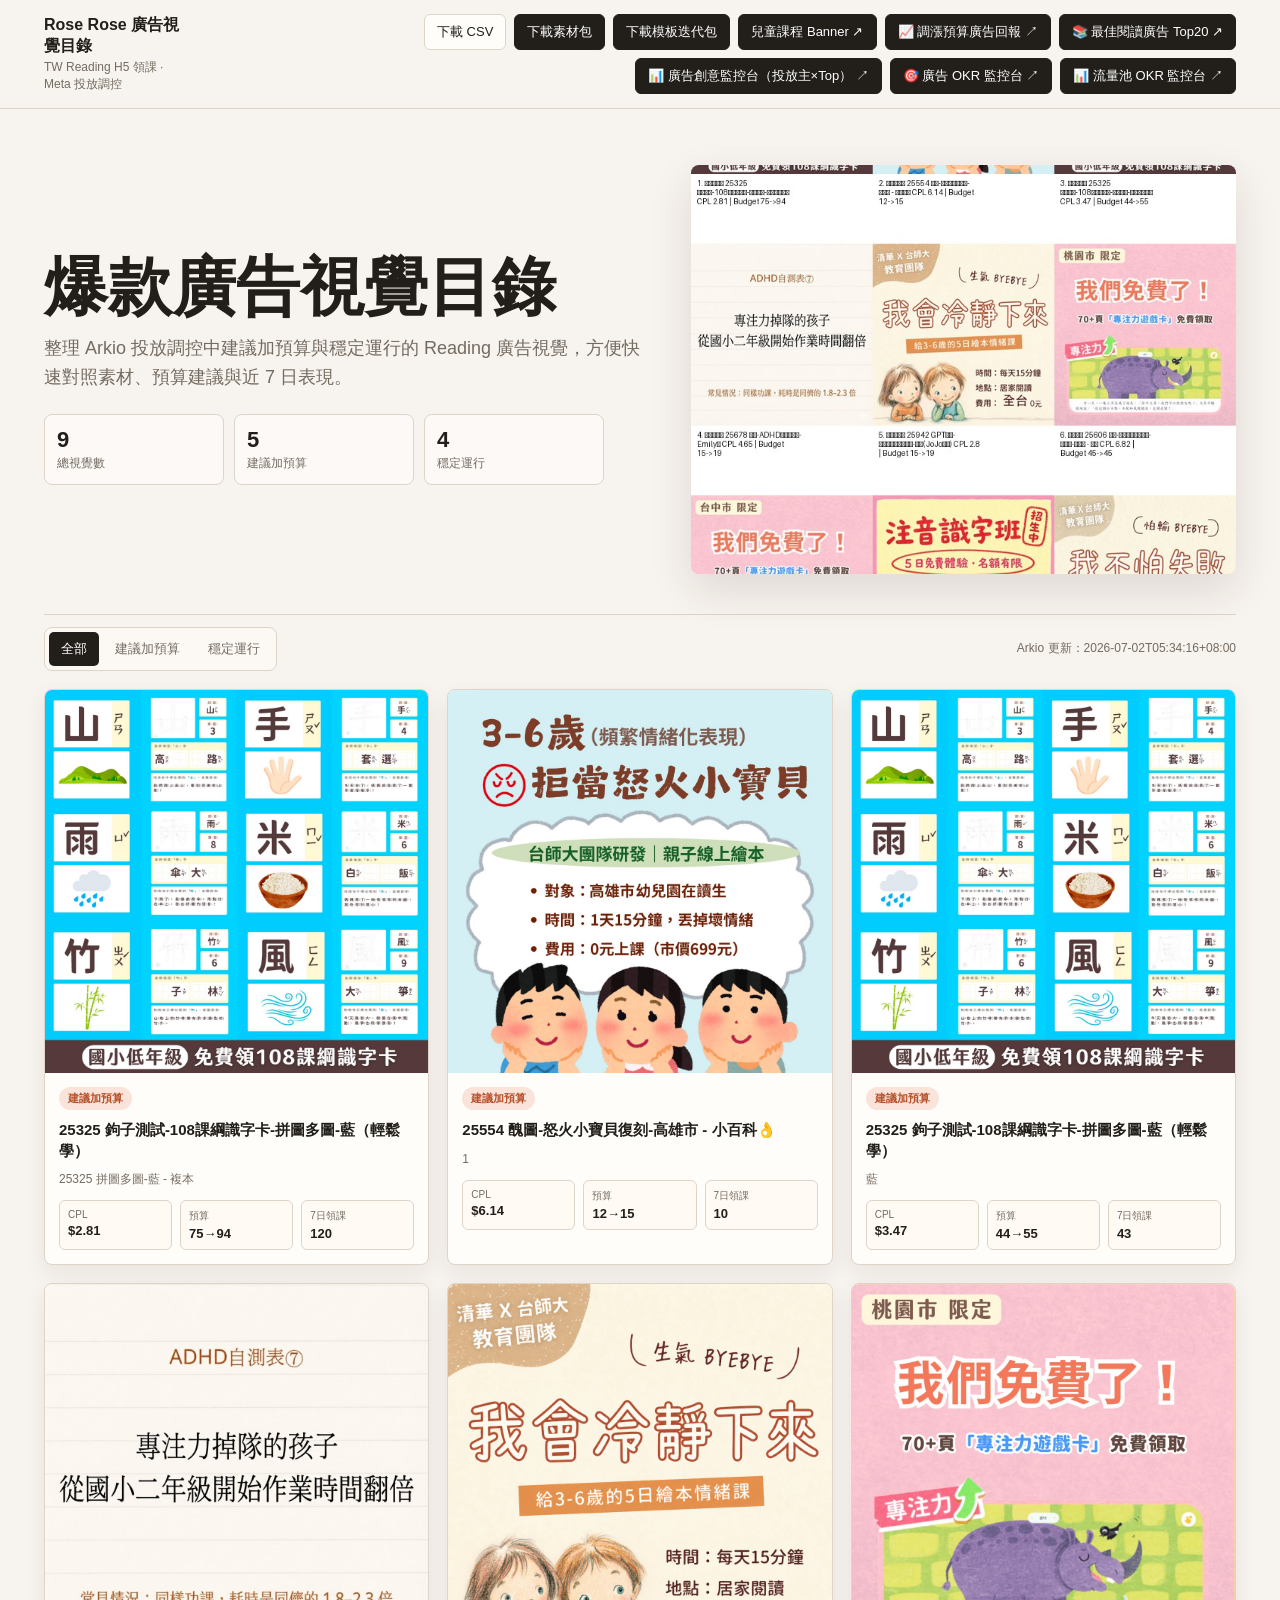
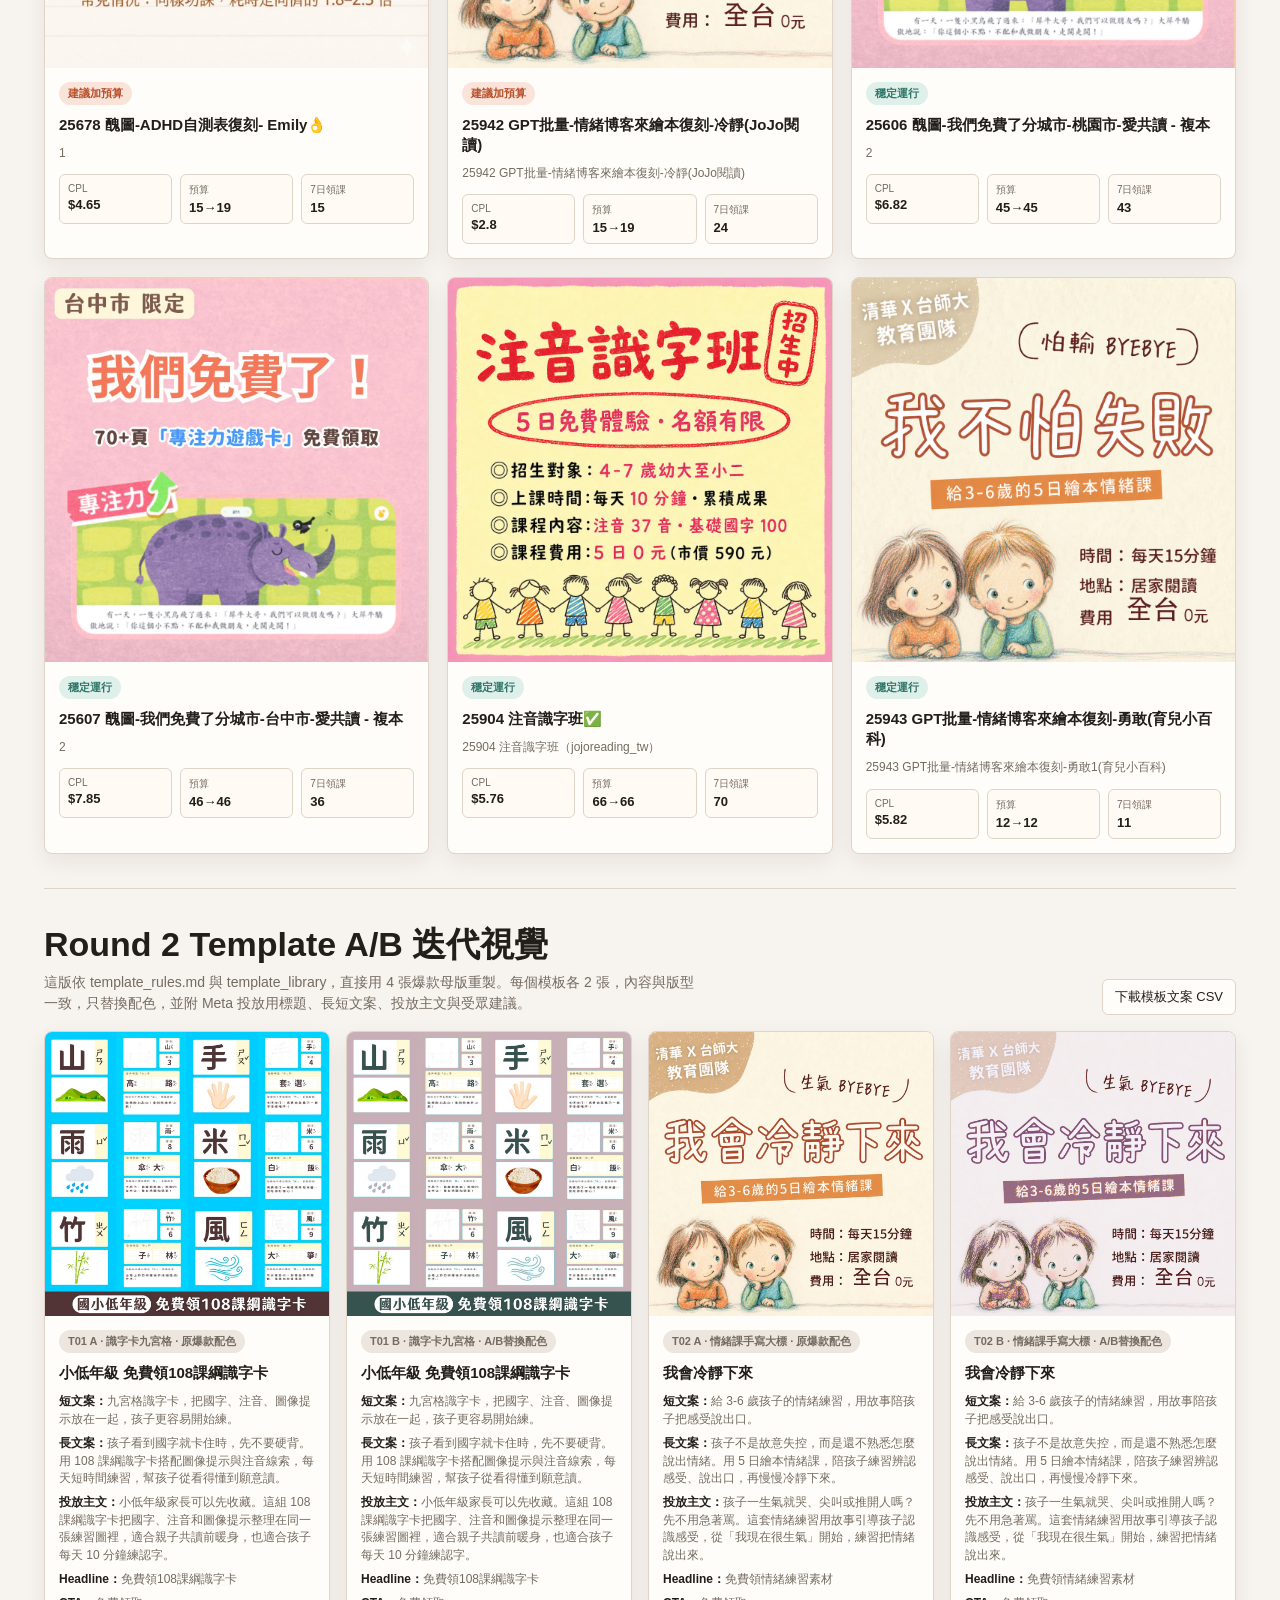
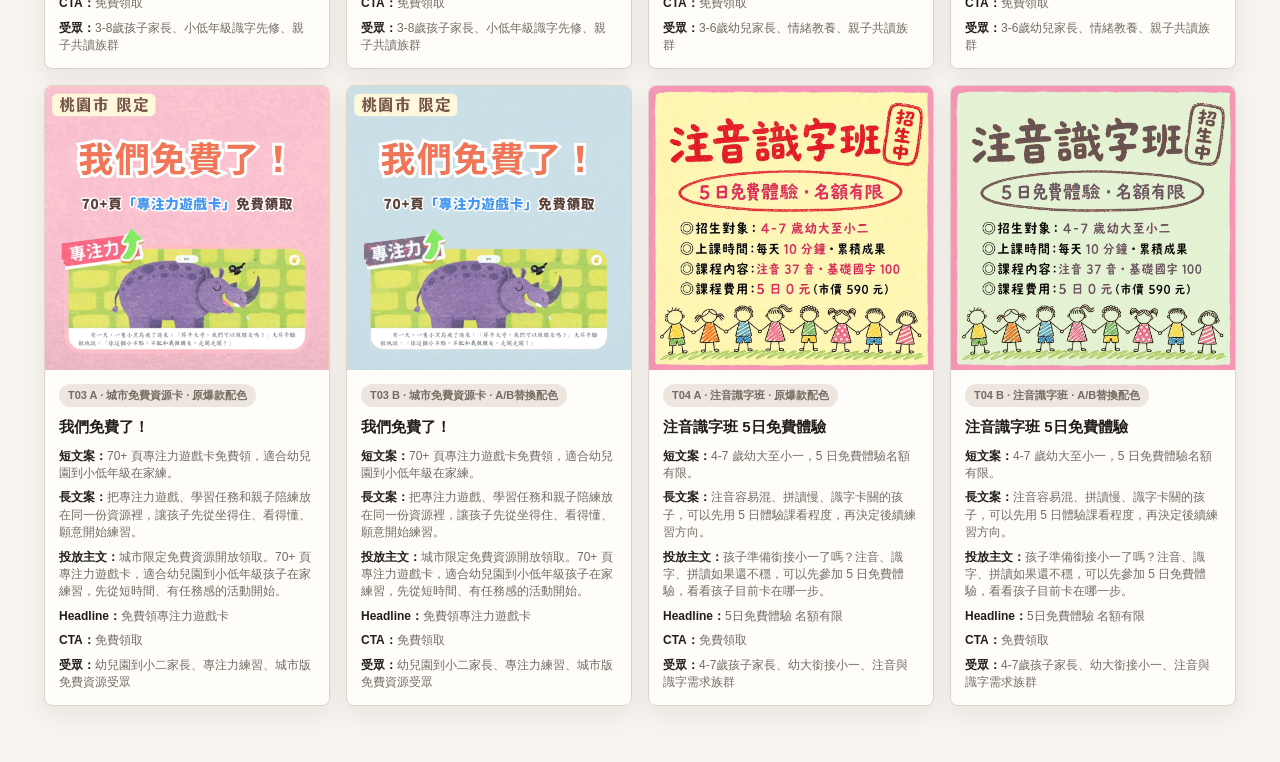
<file: index.html>
<!doctype html>
<html lang="zh-Hant">
<head>
  <meta charset="utf-8">
  <meta name="viewport" content="width=device-width, initial-scale=1">
  <link rel="icon" href="data:,">
  <title>Rose Rose 爆款廣告視覺目錄</title>
  <style>
    :root {
      --bg: #f7f3ee;
      --ink: #221f1b;
      --muted: #746b61;
      --line: #ded4c8;
      --panel: #fffdf9;
      --accent: #b64f2a;
      --accent-2: #2d7467;
      --soft: #f0e5d8;
      --shadow: 0 16px 44px rgba(47, 35, 25, .12);
    }
    * { box-sizing: border-box; }
    body {
      margin: 0;
      background: var(--bg);
      color: var(--ink);
      font-family: -apple-system, BlinkMacSystemFont, "PingFang TC", "Noto Sans TC", "Microsoft JhengHei", sans-serif;
      letter-spacing: 0;
    }
    a { color: inherit; }
    .topbar {
      position: sticky;
      top: 0;
      z-index: 20;
      display: flex;
      align-items: center;
      justify-content: space-between;
      gap: 16px;
      padding: 14px clamp(16px, 4vw, 44px);
      background: rgba(247, 243, 238, .92);
      border-bottom: 1px solid var(--line);
      backdrop-filter: blur(14px);
    }
    .brand {
      display: flex;
      flex-direction: column;
      gap: 2px;
      min-width: 0;
    }
    .brand strong { font-size: 16px; }
    .brand span { color: var(--muted); font-size: 12px; }
    .actions {
      display: flex;
      gap: 8px;
      flex-wrap: wrap;
      justify-content: flex-end;
    }
    .btn {
      min-height: 34px;
      border: 1px solid var(--line);
      border-radius: 6px;
      background: var(--panel);
      color: var(--ink);
      padding: 8px 12px;
      font-size: 13px;
      text-decoration: none;
      cursor: pointer;
      white-space: nowrap;
    }
    .btn.primary {
      background: var(--ink);
      color: #fff;
      border-color: var(--ink);
    }
    .hero {
      display: grid;
      grid-template-columns: minmax(0, 1.05fr) minmax(280px, .95fr);
      gap: clamp(20px, 4vw, 44px);
      align-items: center;
      padding: clamp(22px, 5vw, 56px) clamp(16px, 4vw, 44px) 22px;
    }
    .hero h1 {
      margin: 0;
      max-width: 720px;
      font-size: clamp(30px, 5vw, 64px);
      line-height: 1.04;
      font-weight: 760;
    }
    .hero p {
      max-width: 680px;
      margin: 14px 0 0;
      color: var(--muted);
      font-size: clamp(14px, 1.8vw, 18px);
      line-height: 1.6;
    }
    .hero-media {
      width: 100%;
      aspect-ratio: 4 / 3;
      border-radius: 8px;
      overflow: hidden;
      background: var(--soft);
      box-shadow: var(--shadow);
    }
    .hero-media img {
      width: 100%;
      height: 100%;
      object-fit: cover;
      display: block;
    }
    .stats {
      display: grid;
      grid-template-columns: repeat(3, minmax(0, 1fr));
      gap: 10px;
      margin-top: 22px;
      max-width: 560px;
    }
    .stat {
      padding: 12px;
      border: 1px solid var(--line);
      border-radius: 8px;
      background: rgba(255, 253, 249, .7);
    }
    .stat b { display: block; font-size: 22px; }
    .stat span { display: block; margin-top: 2px; color: var(--muted); font-size: 12px; }
    main {
      padding: 18px clamp(16px, 4vw, 44px) 56px;
    }
    .controls {
      display: flex;
      align-items: center;
      justify-content: space-between;
      gap: 12px;
      padding: 12px 0 18px;
      border-top: 1px solid var(--line);
    }
    .tabs {
      display: inline-flex;
      gap: 4px;
      padding: 4px;
      border: 1px solid var(--line);
      border-radius: 8px;
      background: rgba(255, 253, 249, .68);
    }
    .tab {
      border: 0;
      border-radius: 5px;
      background: transparent;
      color: var(--muted);
      padding: 8px 12px;
      font-size: 13px;
      cursor: pointer;
      white-space: nowrap;
    }
    .tab.active {
      background: var(--ink);
      color: #fff;
    }
    .updated {
      color: var(--muted);
      font-size: 12px;
      text-align: right;
    }
    .grid {
      display: grid;
      grid-template-columns: repeat(3, minmax(0, 1fr));
      gap: 18px;
    }
    .section-head {
      display: flex;
      align-items: flex-end;
      justify-content: space-between;
      gap: 16px;
      padding: 36px 0 16px;
      border-top: 1px solid var(--line);
      margin-top: 34px;
    }
    .section-head h2 {
      margin: 0;
      font-size: clamp(22px, 3vw, 34px);
      line-height: 1.15;
    }
    .section-head p {
      max-width: 660px;
      margin: 8px 0 0;
      color: var(--muted);
      font-size: 14px;
      line-height: 1.55;
    }
    .iteration-grid {
      display: grid;
      grid-template-columns: repeat(4, minmax(0, 1fr));
      gap: 16px;
    }
    .copy-lines {
      display: grid;
      gap: 7px;
      color: var(--muted);
      font-size: 12px;
      line-height: 1.45;
    }
    .copy-lines b {
      color: var(--ink);
      font-weight: 720;
    }
    .card {
      overflow: hidden;
      border-radius: 8px;
      background: var(--panel);
      border: 1px solid var(--line);
      box-shadow: 0 8px 22px rgba(47, 35, 25, .07);
    }
    .visual {
      width: 100%;
      aspect-ratio: 1 / 1;
      border: 0;
      padding: 0;
      background: #eee;
      cursor: zoom-in;
      display: block;
    }
    .visual img {
      width: 100%;
      height: 100%;
      object-fit: cover;
      display: block;
    }
    .meta {
      padding: 14px;
      display: flex;
      flex-direction: column;
      gap: 10px;
    }
    .badge {
      align-self: flex-start;
      border-radius: 999px;
      padding: 4px 9px;
      font-size: 11px;
      font-weight: 650;
      background: #ece6df;
      color: var(--muted);
    }
    .badge.scale { background: #fae4da; color: var(--accent); }
    .badge.stable { background: #dff0ea; color: var(--accent-2); }
    .title {
      margin: 0;
      font-size: 15px;
      line-height: 1.35;
      font-weight: 720;
    }
    .sub {
      color: var(--muted);
      font-size: 12px;
      line-height: 1.45;
    }
    .metrics {
      display: grid;
      grid-template-columns: repeat(3, minmax(0, 1fr));
      gap: 8px;
      padding-top: 2px;
    }
    .metric {
      border: 1px solid var(--line);
      border-radius: 6px;
      padding: 8px;
      min-width: 0;
      background: #fffaf4;
    }
    .metric span {
      display: block;
      color: var(--muted);
      font-size: 10px;
      white-space: nowrap;
    }
    .metric b {
      display: block;
      margin-top: 3px;
      font-size: 13px;
      overflow-wrap: anywhere;
    }
    .modal {
      position: fixed;
      inset: 0;
      z-index: 80;
      display: none;
      align-items: center;
      justify-content: center;
      padding: 20px;
      background: rgba(22, 18, 14, .76);
    }
    .modal.open { display: flex; }
    .modal-inner {
      width: min(960px, 100%);
      max-height: 92vh;
      display: grid;
      grid-template-columns: minmax(0, 1fr) 300px;
      background: var(--panel);
      border-radius: 8px;
      overflow: hidden;
    }
    .modal-img {
      min-height: 0;
      background: #111;
      display: flex;
      align-items: center;
      justify-content: center;
    }
    .modal-img img {
      width: 100%;
      max-height: 92vh;
      object-fit: contain;
      display: block;
    }
    .modal-info {
      padding: 18px;
      overflow: auto;
      border-left: 1px solid var(--line);
    }
    .close {
      width: 100%;
      margin-top: 14px;
    }
    @media (max-width: 880px) {
      .hero { grid-template-columns: 1fr; }
      .hero-media { max-height: 58vh; }
      .grid { grid-template-columns: repeat(2, minmax(0, 1fr)); }
      .iteration-grid { grid-template-columns: repeat(2, minmax(0, 1fr)); }
      .section-head { align-items: flex-start; flex-direction: column; }
      .modal-inner { grid-template-columns: 1fr; }
      .modal-info { border-left: 0; border-top: 1px solid var(--line); }
    }
    @media (max-width: 560px) {
      .topbar { align-items: flex-start; flex-direction: column; }
      .actions { justify-content: flex-start; }
      .stats { grid-template-columns: 1fr; }
      .controls { align-items: flex-start; flex-direction: column; }
      .updated { text-align: left; }
      .grid { grid-template-columns: 1fr; }
      .iteration-grid { grid-template-columns: 1fr; }
      .metrics { grid-template-columns: repeat(3, minmax(0, 1fr)); }
    }
  </style>
</head>
<body>
  <header class="topbar">
    <div class="brand">
      <strong>Rose Rose 廣告視覺目錄</strong>
      <span>TW Reading H5 領課 · Meta 投放調控</span>
    </div>
    <div class="actions">
      <a class="btn" href="catalog.csv" download>下載 CSV</a>
      <a class="btn primary" href="download/Rose_Rose_ad_visual_catalog.zip" download>下載素材包</a>
      <a class="btn primary" href="download/Rose_Rose_round2_template_ab.zip" download>下載模板迭代包</a>
      <a class="btn primary" href="bn/">兒童課程 Banner ↗</a>
      <a class="btn primary" href="download/budget_up/">📈 調漲預算廣告回報 ↗</a>
      <a class="btn primary" href="download/reading_top20/">📚 最佳閱讀廣告 Top20 ↗</a>
      <a class="btn primary" href="download/reading_monitor/">📊 廣告創意監控台（投放主×Top） ↗</a>
      <a class="btn primary" href="ad/">🎯 廣告 OKR 監控台 ↗</a>
      <a class="btn primary" href="marketing/">📊 流量池 OKR 監控台 ↗</a>
    </div>
  </header>

  <section class="hero">
    <div>
      <h1>爆款廣告視覺目錄</h1>
      <p>整理 Arkio 投放調控中建議加預算與穩定運行的 Reading 廣告視覺，方便快速對照素材、預算建議與近 7 日表現。</p>
      <div class="stats">
        <div class="stat"><b id="stat-total">9</b><span>總視覺數</span></div>
        <div class="stat"><b id="stat-scale">5</b><span>建議加預算</span></div>
        <div class="stat"><b id="stat-stable">4</b><span>穩定運行</span></div>
      </div>
    </div>
    <a class="hero-media" href="contact_sheet.jpg" target="_blank" rel="noreferrer">
      <img src="contact_sheet.jpg" alt="廣告視覺總覽">
    </a>
  </section>

  <main>
    <div class="controls">
      <div class="tabs" aria-label="篩選">
        <button class="tab active" type="button" data-filter="all">全部</button>
        <button class="tab" type="button" data-filter="建議加預算">建議加預算</button>
        <button class="tab" type="button" data-filter="穩定運行">穩定運行</button>
      </div>
      <div class="updated" id="updated">資料載入中</div>
    </div>
    <div class="grid" id="grid"></div>
    <section class="iteration-section" aria-labelledby="iteration-title">
      <div class="section-head">
        <div>
          <h2 id="iteration-title">Round 2 Template A/B 迭代視覺</h2>
          <p>這版依 template_rules.md 與 template_library，直接用 4 張爆款母版重製。每個模板各 2 張，內容與版型一致，只替換配色，並附 Meta 投放用標題、長短文案、投放主文與受眾建議。</p>
        </div>
        <a class="btn" href="data/round2_template_ab.csv" download>下載模板文案 CSV</a>
      </div>
      <div class="iteration-grid" id="iteration-grid"></div>
    </section>
  </main>

  <div class="modal" id="modal" role="dialog" aria-modal="true" aria-label="素材預覽">
    <div class="modal-inner">
      <div class="modal-img"><img id="modal-img" alt=""></div>
      <div class="modal-info">
        <span class="badge" id="modal-badge"></span>
        <h2 class="title" id="modal-title"></h2>
        <p class="sub" id="modal-sub"></p>
        <div class="metrics" id="modal-metrics"></div>
        <button class="btn close" type="button" id="close">關閉</button>
      </div>
    </div>
  </div>

  <script>
    const state = { items: [], filter: 'all' };
    const grid = document.querySelector('#grid');
    const iterationGrid = document.querySelector('#iteration-grid');
    const modal = document.querySelector('#modal');
    const fmt = (v, prefix = '') => v === null || v === undefined || v === '' ? '—' : `${prefix}${v}`;
    const groupClass = group => group === '建議加預算' ? 'scale' : 'stable';

    function metric(label, value) {
      return `<div class="metric"><span>${label}</span><b>${value}</b></div>`;
    }

    function render() {
      const items = state.filter === 'all' ? state.items : state.items.filter(item => item.group === state.filter);
      grid.innerHTML = items.map(item => `
        <article class="card">
          <button class="visual" type="button" data-id="${item.id}" aria-label="開啟 ${item.adsetName}">
            <img src="${item.image}" alt="${item.adsetName}" loading="lazy">
          </button>
          <div class="meta">
            <span class="badge ${groupClass(item.group)}">${item.group}</span>
            <h2 class="title">${item.adsetName}</h2>
            <div class="sub">${item.adName || item.campaignName}</div>
            <div class="metrics">
              ${metric('CPL', fmt(item.primaryCost, '$'))}
              ${metric('預算', `${fmt(item.dailyBudget)}→${fmt(item.suggestedBudget)}`)}
              ${metric('7日領課', fmt(item.last7Leads))}
            </div>
          </div>
        </article>
      `).join('');
    }

    function renderIterations(items) {
      iterationGrid.innerHTML = items.map(item => `
        <article class="card">
          <a class="visual" href="${item.image}" target="_blank" rel="noreferrer" aria-label="開啟 ${item.template || item.theme} ${item.variant}">
            <img src="${item.image}" alt="${item.template || item.theme} ${item.variant}">
          </a>
          <div class="meta">
            <span class="badge">${item.theme_id || ''} ${item.variant} · ${item.template || item.theme} · ${item.palette}</span>
            <h3 class="title">${item.title}</h3>
            <div class="copy-lines">
              <span><b>短文案：</b>${item.short_copy}</span>
              <span><b>長文案：</b>${item.long_copy}</span>
              <span><b>投放主文：</b>${item.primary_text}</span>
              <span><b>Headline：</b>${item.headline}</span>
              <span><b>CTA：</b>${item.cta}</span>
              <span><b>受眾：</b>${item.audience}</span>
            </div>
          </div>
        </article>
      `).join('');
    }

    function openModal(item) {
      document.querySelector('#modal-img').src = item.image;
      document.querySelector('#modal-img').alt = item.adsetName;
      document.querySelector('#modal-badge').textContent = item.group;
      document.querySelector('#modal-badge').className = `badge ${groupClass(item.group)}`;
      document.querySelector('#modal-title').textContent = item.adsetName;
      document.querySelector('#modal-sub').textContent = `${item.campaignName} · ${item.adName || ''}`;
      document.querySelector('#modal-metrics').innerHTML = [
        metric('建議', item.adviceText || '—'),
        metric('CPL', fmt(item.primaryCost, '$')),
        metric('預算', `${fmt(item.dailyBudget)}→${fmt(item.suggestedBudget)}`),
        metric('7日花費', fmt(item.last7Spend, '$')),
        metric('7日領課', fmt(item.last7Leads)),
        metric('狀態', item.adsetStatus || '—')
      ].join('');
      modal.classList.add('open');
    }

    document.querySelector('.tabs').addEventListener('click', event => {
      const button = event.target.closest('.tab');
      if (!button) return;
      document.querySelectorAll('.tab').forEach(tab => tab.classList.remove('active'));
      button.classList.add('active');
      state.filter = button.dataset.filter;
      render();
    });

    grid.addEventListener('click', event => {
      const button = event.target.closest('.visual');
      if (!button) return;
      const item = state.items.find(row => row.id === button.dataset.id);
      if (item) openModal(item);
    });

    document.querySelector('#close').addEventListener('click', () => modal.classList.remove('open'));
    modal.addEventListener('click', event => {
      if (event.target === modal) modal.classList.remove('open');
    });
    window.addEventListener('keydown', event => {
      if (event.key === 'Escape') modal.classList.remove('open');
    });

    fetch('data/catalog.json')
      .then(res => res.json())
      .then(data => {
        state.items = data.items;
        document.querySelector('#stat-total').textContent = data.items.length;
        document.querySelector('#stat-scale').textContent = data.items.filter(item => item.group === '建議加預算').length;
        document.querySelector('#stat-stable').textContent = data.items.filter(item => item.group === '穩定運行').length;
        document.querySelector('#updated').textContent = `Arkio 更新：${data.lastUpdated}`;
        render();
      })
      .catch(() => {
        document.querySelector('#updated').textContent = '資料載入失敗';
      });

    fetch('data/round2_template_ab.json')
      .then(res => res.json())
      .then(data => renderIterations(data.items))
      .catch(() => {
        iterationGrid.innerHTML = '<div class="sub">迭代資料載入失敗</div>';
      });
  </script>
</body>
</html>
</file>
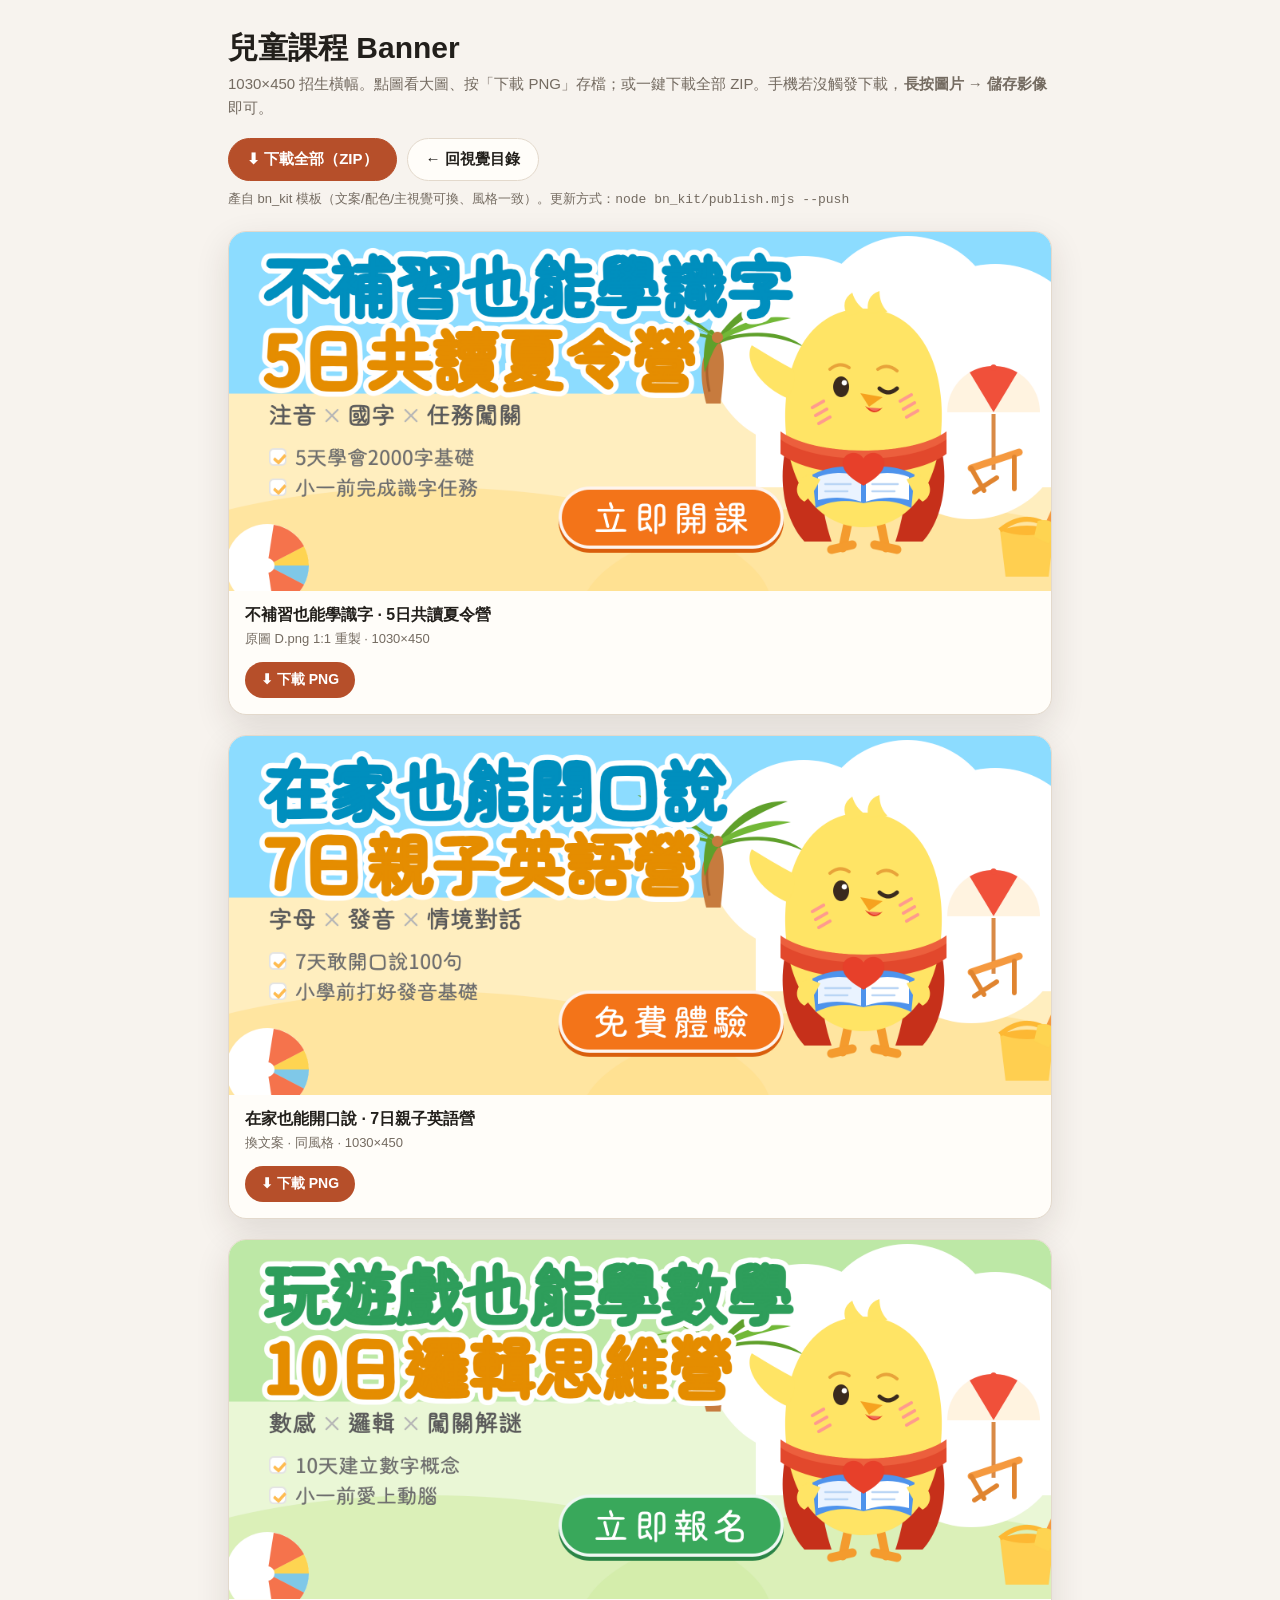
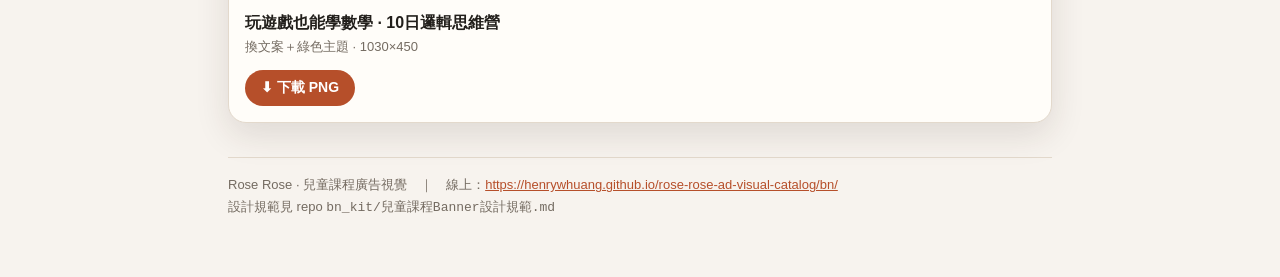
<file: bn/index.html>
<!doctype html>
<html lang="zh-Hant">
<head>
<meta charset="utf-8">
<meta name="viewport" content="width=device-width, initial-scale=1">
<link rel="icon" href="data:,">
<title>兒童課程 Banner ｜ Rose Rose</title>
<style>
  :root{ --bg:#f7f3ee; --ink:#221f1b; --muted:#746b61; --line:#e3d9cc; --panel:#fffdf9; --accent:#b64f2a; --shadow:0 12px 34px rgba(47,35,25,.12);}
  *{box-sizing:border-box;}
  body{margin:0;background:var(--bg);color:var(--ink);font-family:-apple-system,BlinkMacSystemFont,"PingFang TC","Noto Sans TC","Microsoft JhengHei",sans-serif;}
  .wrap{max-width:880px;margin:0 auto;padding:22px clamp(14px,4vw,28px) 60px;}
  header h1{font-size:clamp(22px,5.5vw,30px);margin:.2em 0 .1em;}
  header p{color:var(--muted);margin:.2em 0 0;line-height:1.6;font-size:15px;}
  .bar{display:flex;flex-wrap:wrap;gap:10px;margin:18px 0 8px;}
  .btn{display:inline-flex;align-items:center;gap:6px;padding:11px 18px;border-radius:999px;border:1px solid var(--line);
       background:var(--panel);color:var(--ink);text-decoration:none;font-weight:600;font-size:15px;}
  .btn.primary{background:var(--accent);color:#fff;border-color:var(--accent);}
  .tip{color:var(--muted);font-size:13px;margin:6px 0 20px;line-height:1.6;}
  .grid{display:grid;grid-template-columns:1fr;gap:20px;}
  .card{margin:0;background:var(--panel);border:1px solid var(--line);border-radius:18px;overflow:hidden;box-shadow:var(--shadow);}
  .shot{display:block;background:#eee;}
  .shot img{display:block;width:100%;height:auto;}
  figcaption{padding:14px 16px 16px;display:flex;flex-direction:column;gap:4px;}
  figcaption b{font-size:16px;}
  figcaption span{color:var(--muted);font-size:13px;}
  .dl{margin-top:10px;align-self:flex-start;display:inline-flex;align-items:center;gap:6px;
      padding:9px 16px;border-radius:999px;background:var(--accent);color:#fff;text-decoration:none;font-weight:700;font-size:14px;}
  footer{margin-top:34px;color:var(--muted);font-size:13px;line-height:1.7;border-top:1px solid var(--line);padding-top:16px;}
  footer a{color:var(--accent);}
</style>
</head>
<body>
<div class="wrap">
  <header>
    <h1>兒童課程 Banner</h1>
    <p>1030×450 招生橫幅。點圖看大圖、按「下載 PNG」存檔；或一鍵下載全部 ZIP。手機若沒觸發下載，<b>長按圖片 → 儲存影像</b>即可。</p>
  </header>
  <div class="bar">
    <a class="btn primary" href="../download/Rose_Rose_kids_banner.zip" download>⬇ 下載全部（ZIP）</a>
    <a class="btn" href="../">← 回視覺目錄</a>
  </div>
  <p class="tip">產自 bn_kit 模板（文案/配色/主視覺可換、風格一致）。更新方式：<code>node bn_kit/publish.mjs --push</code></p>
  <div class="grid">
      <figure class="card">
        <a class="shot" href="img/bn-01-literacy-camp.png" target="_blank" rel="noreferrer">
          <img src="img/bn-01-literacy-camp.png" alt="不補習也能學識字 · 5日共讀夏令營" loading="lazy">
        </a>
        <figcaption>
          <b>不補習也能學識字 · 5日共讀夏令營</b>
          <span>原圖 D.png 1:1 重製 · 1030×450</span>
          <a class="dl" href="img/bn-01-literacy-camp.png" download="bn-01-literacy-camp.png">⬇ 下載 PNG</a>
        </figcaption>
      </figure>
      <figure class="card">
        <a class="shot" href="img/bn-02-english-camp.png" target="_blank" rel="noreferrer">
          <img src="img/bn-02-english-camp.png" alt="在家也能開口說 · 7日親子英語營" loading="lazy">
        </a>
        <figcaption>
          <b>在家也能開口說 · 7日親子英語營</b>
          <span>換文案 · 同風格 · 1030×450</span>
          <a class="dl" href="img/bn-02-english-camp.png" download="bn-02-english-camp.png">⬇ 下載 PNG</a>
        </figcaption>
      </figure>
      <figure class="card">
        <a class="shot" href="img/bn-03-math-camp.png" target="_blank" rel="noreferrer">
          <img src="img/bn-03-math-camp.png" alt="玩遊戲也能學數學 · 10日邏輯思維營" loading="lazy">
        </a>
        <figcaption>
          <b>玩遊戲也能學數學 · 10日邏輯思維營</b>
          <span>換文案＋綠色主題 · 1030×450</span>
          <a class="dl" href="img/bn-03-math-camp.png" download="bn-03-math-camp.png">⬇ 下載 PNG</a>
        </figcaption>
      </figure>
  </div>
  <footer>
    Rose Rose · 兒童課程廣告視覺　｜　線上：<a href="https://henrywhuang.github.io/rose-rose-ad-visual-catalog/bn/">https://henrywhuang.github.io/rose-rose-ad-visual-catalog/bn/</a><br>
    設計規範見 repo <code>bn_kit/兒童課程Banner設計規範.md</code>
  </footer>
</div>
</body>
</html>
</file>
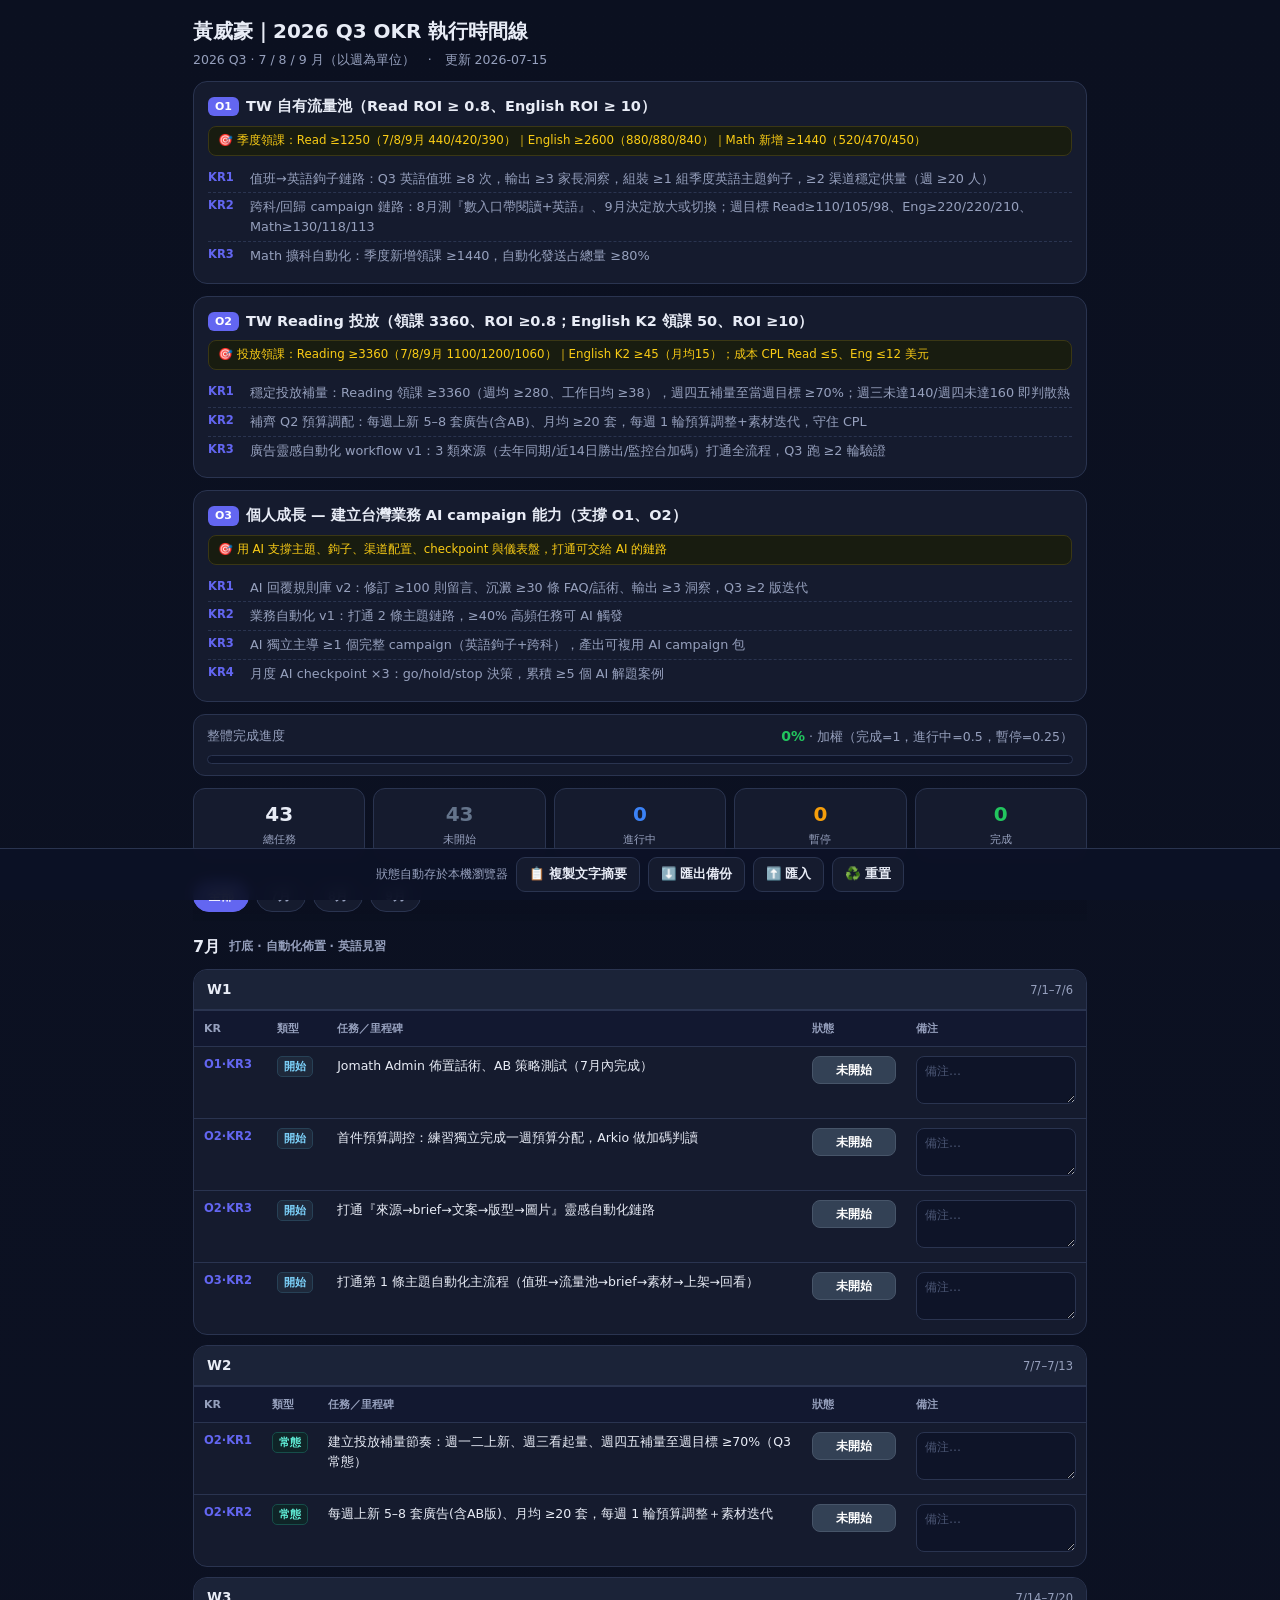
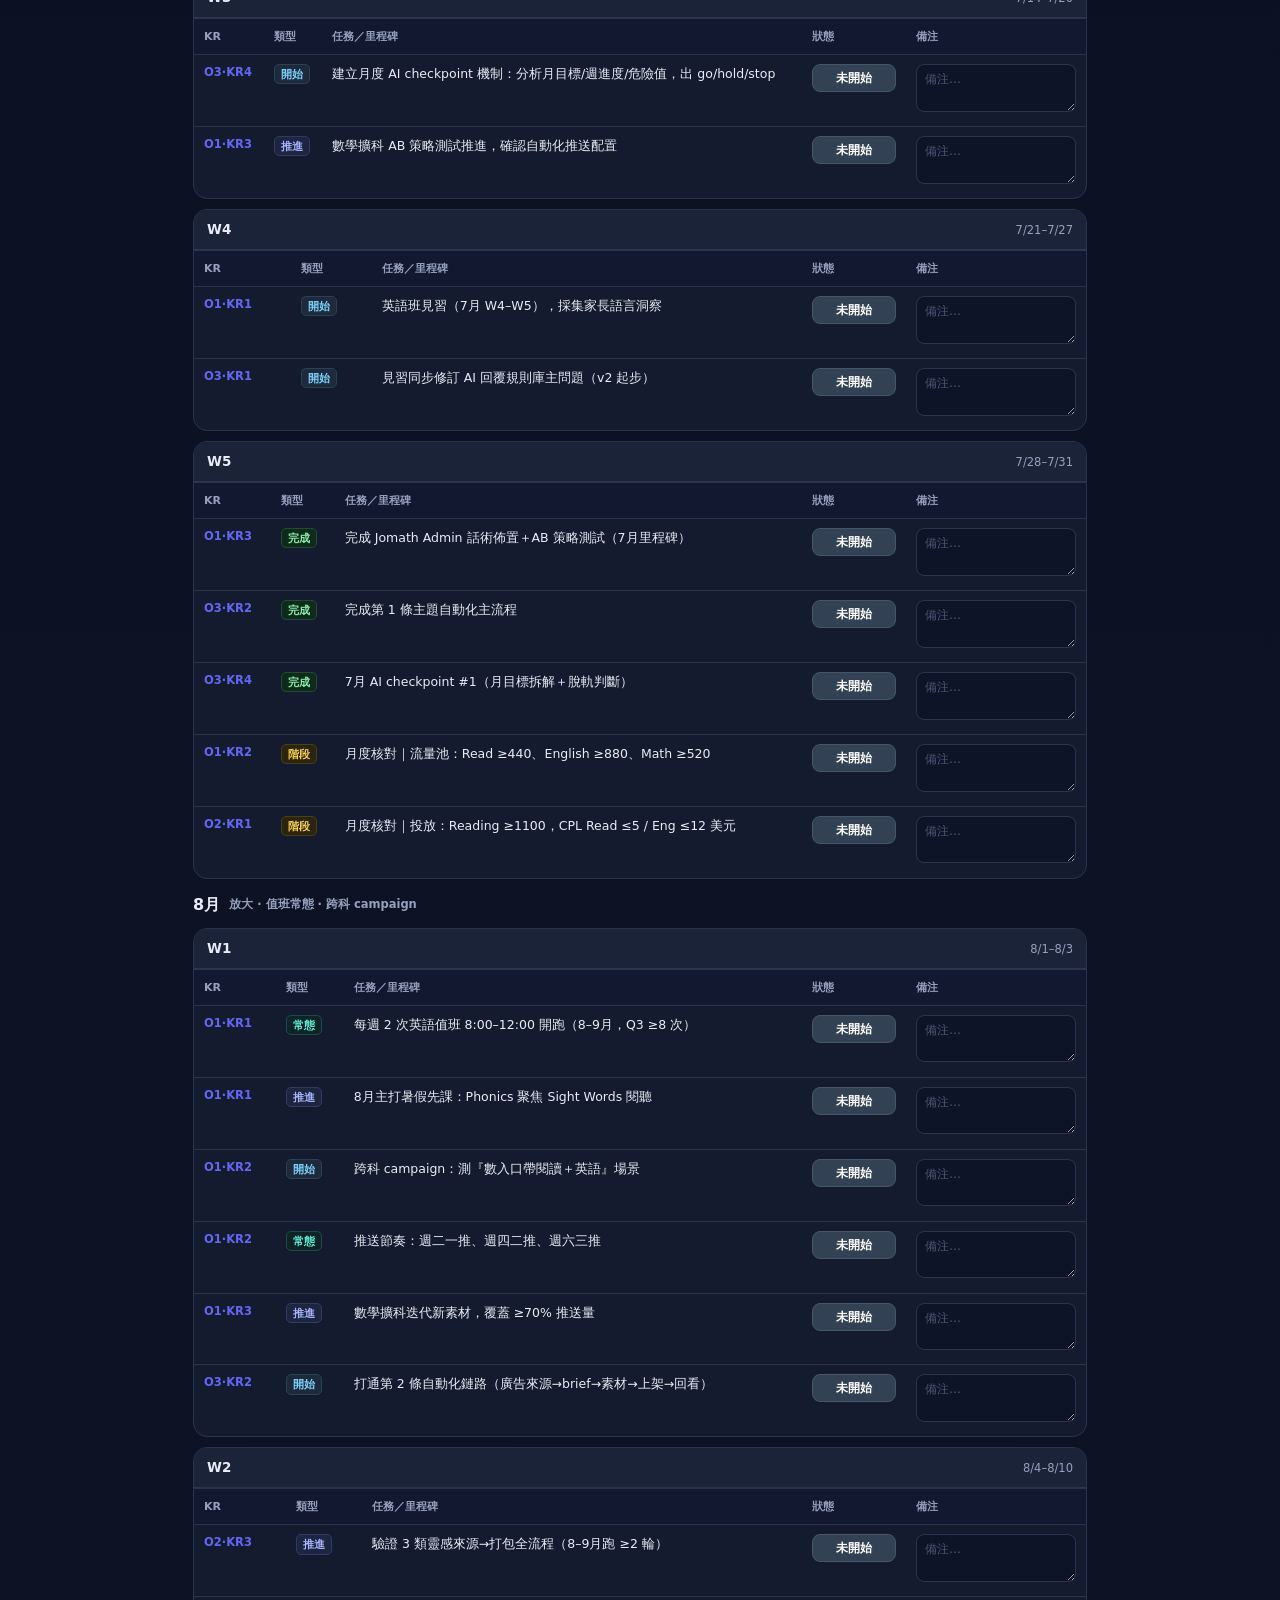
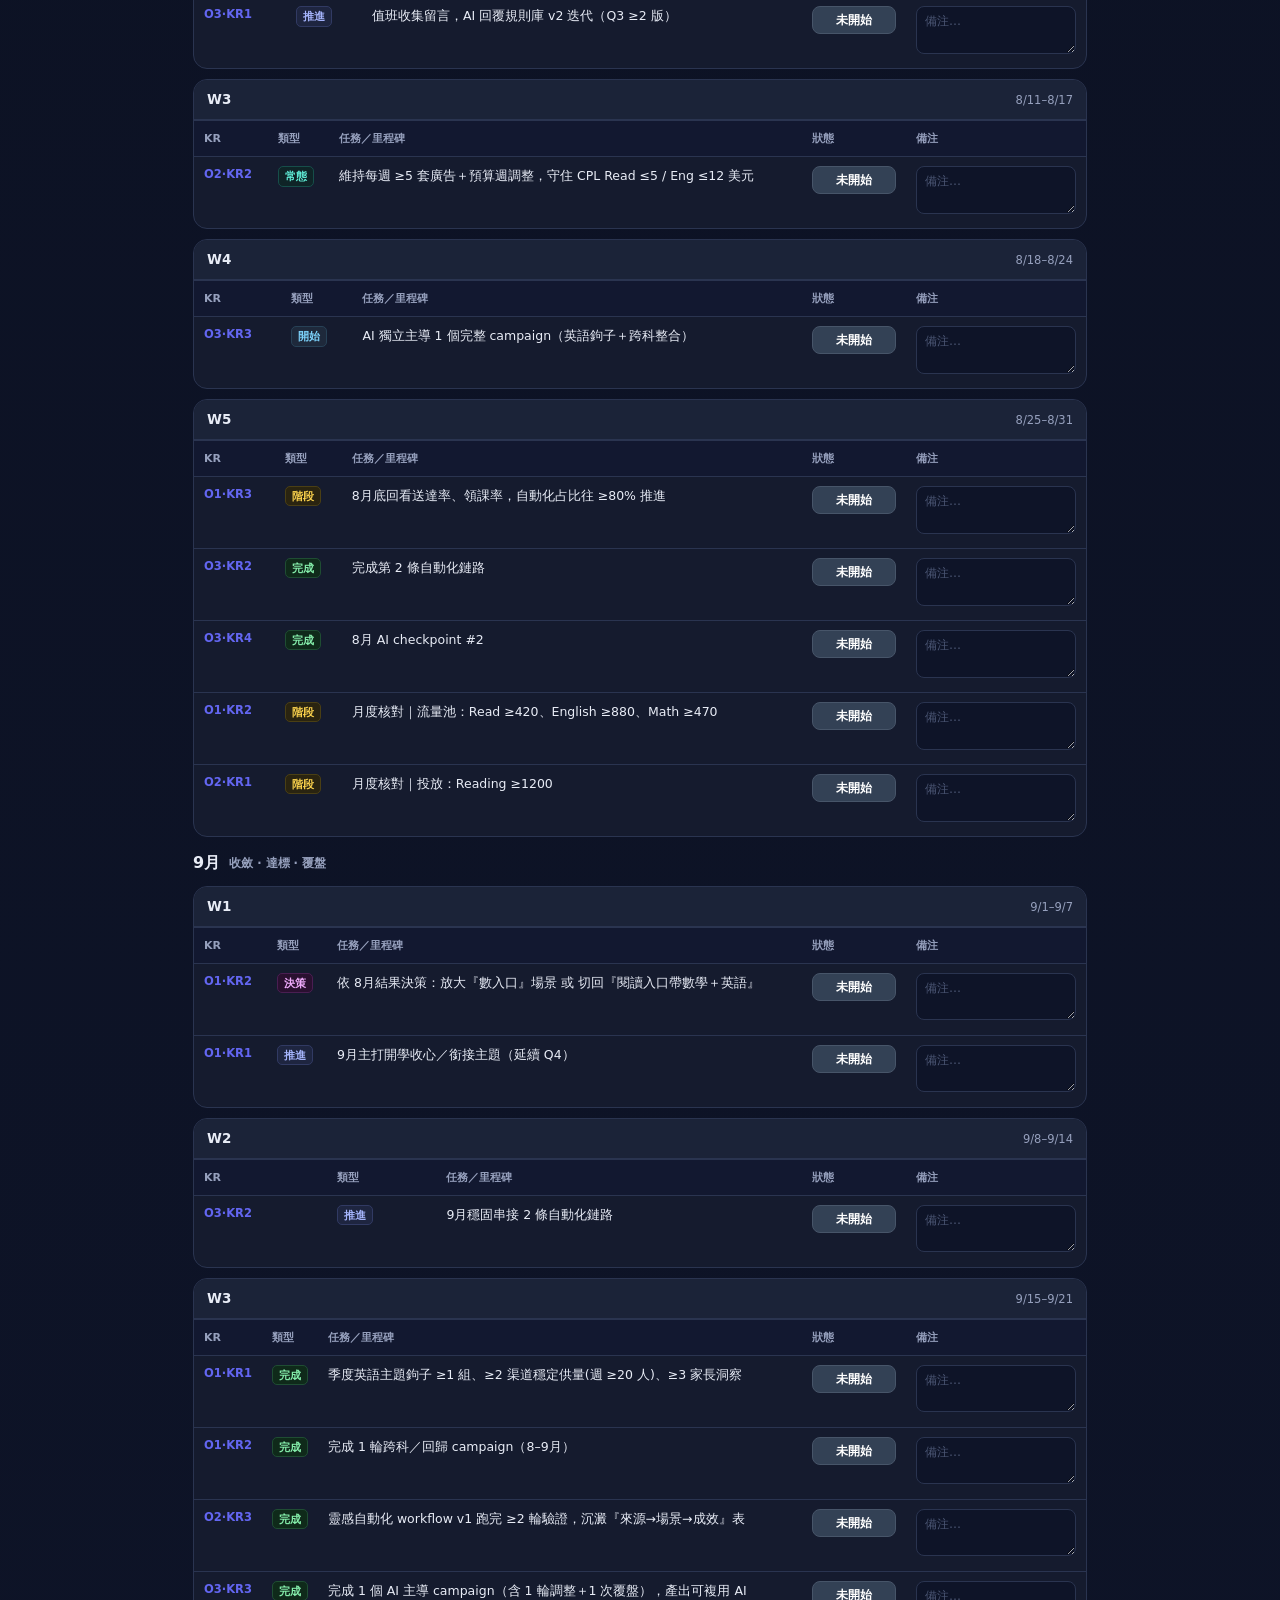
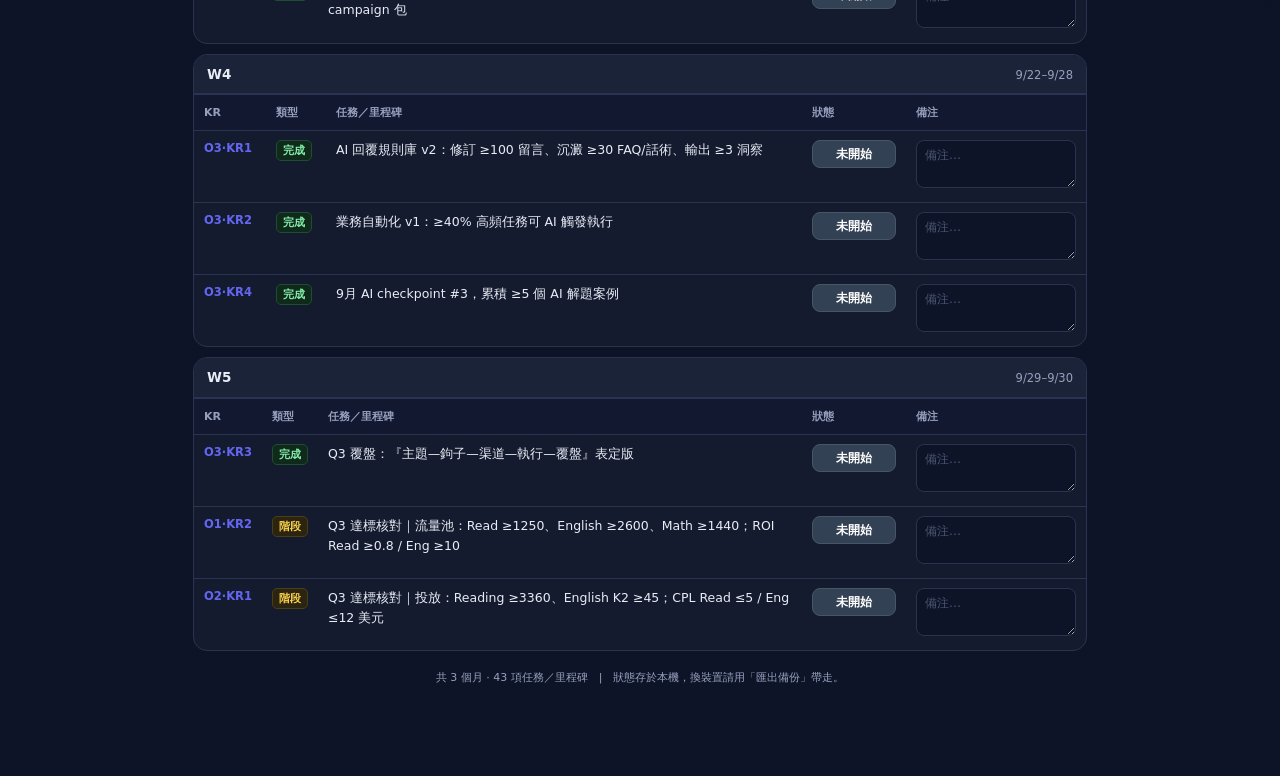
<file: okr/index.html>
<!doctype html>
<html lang="zh-Hant">
<head>
<meta charset="utf-8">
<meta name="viewport" content="width=device-width, initial-scale=1, viewport-fit=cover">
<title>Q3 OKR 執行時間線</title>
<style>
:root{
  --bg:#0b1020;--card:#151b2e;--card2:#1b2338;--line:#2a3450;--txt:#e8ecf6;--sub:#96a0bd;
  --accent:#6366f1;
  --s0:#64748b;/* 未開始 */ --s1:#3b82f6;/* 進行中 */ --s2:#f59e0b;/* 暫停 */ --s3:#22c55e;/* 完成 */
  --warn:#facc15;
}
*{box-sizing:border-box;-webkit-tap-highlight-color:transparent}
body{margin:0;background:linear-gradient(180deg,#0b1020,#0e1428);color:var(--txt);
  font-family:-apple-system,BlinkMacSystemFont,"PingFang TC","Noto Sans TC","Microsoft JhengHei",system-ui,sans-serif;
  line-height:1.55;padding-bottom:70px}
.wrap{max-width:920px;margin:0 auto;padding:16px 13px}
a{color:var(--accent)}
header h1{font-size:20px;margin:0 0 3px}
header .meta{color:var(--sub);font-size:12.5px}
.banner{display:none;background:#3a2f0a;border:1px solid #6b5310;border-radius:12px;padding:10px 13px;
  font-size:12.5px;color:#f4e2a1;margin:12px 0}
.banner.show{display:block}
.banner b{color:var(--warn)}

/* Objectives */
.obj{background:var(--card);border:1px solid var(--line);border-radius:14px;padding:13px 14px;margin:12px 0}
.obj .otitle{font-size:14.5px;font-weight:800}
.obj .otitle .tag{display:inline-block;background:var(--accent);color:#fff;font-size:11px;font-weight:700;
  border-radius:6px;padding:1px 7px;margin-right:7px;vertical-align:1px}
.obj .ometric{font-size:11.8px;color:var(--warn);background:#181c10;border:1px solid #3a3714;
  border-radius:8px;padding:5px 9px;margin:8px 0 2px;line-height:1.5}
.obj ul{margin:9px 0 0;padding-left:0;list-style:none}
.obj li{font-size:12.8px;color:var(--txt);padding:4px 0 4px 0;border-top:1px dashed var(--line);display:flex;gap:8px}
.obj li:first-child{border-top:none}
.obj li .krtag{flex:0 0 auto;color:var(--accent);font-weight:700;font-size:11.5px;min-width:34px}
.obj li .krt{color:var(--sub)}

/* Dashboard */
.dash{display:grid;grid-template-columns:repeat(5,1fr);gap:8px;margin:12px 0}
.dash .d{background:var(--card);border:1px solid var(--line);border-radius:12px;padding:10px 6px;text-align:center}
.dash .d .n{font-size:20px;font-weight:800}
.dash .d .l{font-size:11px;color:var(--sub);margin-top:1px}
.dash .d.total .n{color:var(--txt)} .dash .d.s0 .n{color:var(--s0)} .dash .d.s1 .n{color:var(--s1)}
.dash .d.s2 .n{color:var(--s2)} .dash .d.s3 .n{color:var(--s3)}
.progress{background:var(--card);border:1px solid var(--line);border-radius:12px;padding:11px 13px;margin-bottom:6px}
.progress .top{display:flex;justify-content:space-between;font-size:12.5px;color:var(--sub);margin-bottom:7px}
.progress .top b{color:var(--s3);font-size:14px}
.bar{height:9px;background:#0e1428;border-radius:999px;overflow:hidden;border:1px solid var(--line)}
.bar i{display:block;height:100%;background:linear-gradient(90deg,var(--s3),#4ade80);width:0;transition:width .4s}

/* Nav */
nav.tabs{position:sticky;top:0;z-index:9;display:flex;gap:7px;padding:9px 0;
  background:linear-gradient(180deg,#0b1020,#0b1020ee);overflow-x:auto}
nav.tabs button{flex:0 0 auto;border:1px solid var(--line);background:var(--card);color:var(--sub);
  border-radius:999px;padding:6px 14px;font-size:13px;font-weight:600}
nav.tabs button.on{background:var(--accent);color:#fff;border-color:var(--accent)}

/* Timeline */
.month{margin:14px 0}
.month>h2{font-size:16px;margin:0 0 4px;display:flex;align-items:center;gap:9px}
.month>h2 .mp{font-size:11.5px;color:var(--sub);font-weight:600}
.week{background:var(--card);border:1px solid var(--line);border-radius:14px;margin:10px 0;overflow:hidden}
.week>.wh{display:flex;justify-content:space-between;align-items:baseline;padding:9px 13px;
  background:var(--card2);border-bottom:1px solid var(--line)}
.week>.wh .wl{font-size:13.5px;font-weight:800}
.week>.wh .wr{font-size:11.5px;color:var(--sub)}
table{width:100%;border-collapse:collapse}
th,td{text-align:left;font-size:12.5px;padding:9px 10px;border-top:1px solid var(--line);vertical-align:top}
th{color:var(--sub);font-weight:600;font-size:11px;background:#121830}
tr:first-child td{border-top:none}
.krcell{white-space:nowrap;color:var(--accent);font-weight:700;font-size:11.5px}
.mtype{display:inline-block;font-size:10.5px;font-weight:700;border-radius:5px;padding:1px 6px;white-space:nowrap}
.mtype.開始{background:#1e293b;color:#7dd3fc;border:1px solid #274156}
.mtype.推進{background:#1e2540;color:#a5b4fc;border:1px solid #313a63}
.mtype.完成{background:#0f2a1a;color:#86efac;border:1px solid #1f4d33}
.mtype.階段{background:#2a2410;color:#fcd34d;border:1px solid #4a3f14}
.mtype.常態{background:#0f2427;color:#5eead4;border:1px solid #164e4a}
.mtype.決策{background:#2a1030;color:#f0abfc;border:1px solid #4a1e52}
.tasktext{color:var(--txt)}
td.c-status{width:104px} td.c-note{width:180px}

/* Status select */
select.st{width:100%;appearance:none;border-radius:8px;padding:6px 8px;font-size:12px;font-weight:700;
  border:1px solid var(--line);color:#fff;background:#0e1428;background-image:none;text-align:center}
select.st[data-v="0"]{background:#334155;border-color:#475569}
select.st[data-v="1"]{background:#1d4ed8;border-color:#2563eb}
select.st[data-v="2"]{background:#b45309;border-color:#d97706}
select.st[data-v="3"]{background:#15803d;border-color:#16a34a}
textarea.note{width:100%;min-height:34px;resize:vertical;border-radius:8px;padding:6px 8px;font-size:12px;
  border:1px solid var(--line);background:#0e1428;color:var(--txt);font-family:inherit;line-height:1.4}
textarea.note::placeholder{color:#4b5674}

/* Toolbar */
.toolbar{position:fixed;left:0;right:0;bottom:0;z-index:20;background:#0c1226ee;border-top:1px solid var(--line);
  backdrop-filter:blur(6px);padding:8px 12px;display:flex;gap:8px;justify-content:center;flex-wrap:wrap}
.toolbar button{border:1px solid var(--line);background:var(--card);color:var(--txt);border-radius:9px;
  padding:8px 12px;font-size:12.5px;font-weight:600}
.toolbar button.primary{background:var(--accent);border-color:var(--accent);color:#fff}
.toolbar .saved{font-size:11.5px;color:var(--sub);align-self:center}
.foot{color:var(--sub);font-size:11px;text-align:center;margin:18px 0 4px}
@media(max-width:560px){
  .dash{grid-template-columns:repeat(5,1fr);gap:5px} .dash .d .n{font-size:16px} .dash .d .l{font-size:9.5px}
  td.c-note{width:120px} td.c-status{width:88px} th,td{padding:8px 6px}
  .krcell{font-size:11px}
}
</style>
</head>
<body>
<div class="wrap">
<header>
  <h1 id="pgTitle">Q3 OKR 執行時間線</h1>
  <div class="meta" id="pgMeta"></div>
</header>

<div class="banner" id="sampleBanner">
  <b>⚠️ 目前是範例架構</b>，尚未帶入你的真實 Q3 OKR。把 O / KR 文字（或截圖）給我，我一鍵替換這段資料即可。
  下面所有互動（狀態回填、備注、自動存檔）都已可實際使用。
</div>

<div id="objectives"></div>

<div class="progress">
  <div class="top"><span>整體完成進度</span><span><b id="pctText">0%</b> · 加權（完成=1，進行中=0.5，暫停=0.25）</span></div>
  <div class="bar"><i id="barFill"></i></div>
</div>
<div class="dash" id="dash"></div>

<nav class="tabs" id="tabs"></nav>
<div id="timeline"></div>

<div class="foot" id="foot"></div>
</div>

<div class="toolbar">
  <span class="saved" id="savedTip">狀態自動存於本機瀏覽器</span>
  <button onclick="copySummary()">📋 複製文字摘要</button>
  <button onclick="exportState()">⬇️ 匯出備份</button>
  <button onclick="importState()">⬆️ 匯入</button>
  <button onclick="resetState()">♻️ 重置</button>
</div>
<input type="file" id="importFile" accept="application/json" style="display:none">

<script>
/* =========================================================================
   OKR DATA — 只需替換這一段（其餘引擎不用動）。
   status/note 不寫在這，由使用者在頁面回填、存進 localStorage。
   month.weeks[].tasks[].type ∈ 開始 / 推進 / 完成 / 階段
   ========================================================================= */
const OKR_DATA = {
  meta:{
    title:"黃威豪｜2026 Q3 OKR 執行時間線",
    period:"2026 Q3 · 7 / 8 / 9 月（以週為單位）",
    updated:"2026-07-15",
    isSample:false
  },
  objectives:[
    { code:"O1", title:"TW 自有流量池（Read ROI ≥ 0.8、English ROI ≥ 10）",
      metric:"季度領課：Read ≥1250（7/8/9月 440/420/390）｜English ≥2600（880/880/840）｜Math 新增 ≥1440（520/470/450）",
      krs:[
        {code:"KR1", title:"值班→英語鉤子鏈路：Q3 英語值班 ≥8 次，輸出 ≥3 家長洞察，組裝 ≥1 組季度英語主題鉤子，≥2 渠道穩定供量（週 ≥20 人）"},
        {code:"KR2", title:"跨科/回歸 campaign 鏈路：8月測『數入口帶閱讀+英語』、9月決定放大或切換；週目標 Read≥110/105/98、Eng≥220/220/210、Math≥130/118/113"},
        {code:"KR3", title:"Math 擴科自動化：季度新增領課 ≥1440，自動化發送占總量 ≥80%"},
      ]},
    { code:"O2", title:"TW Reading 投放（領課 3360、ROI ≥0.8；English K2 領課 50、ROI ≥10）",
      metric:"投放領課：Reading ≥3360（7/8/9月 1100/1200/1060）｜English K2 ≥45（月均15）；成本 CPL Read ≤5、Eng ≤12 美元",
      krs:[
        {code:"KR1", title:"穩定投放補量：Reading 領課 ≥3360（週均 ≥280、工作日均 ≥38），週四五補量至當週目標 ≥70%；週三未達140/週四未達160 即判散熱"},
        {code:"KR2", title:"補齊 Q2 預算調配：每週上新 5–8 套廣告(含AB)、月均 ≥20 套，每週 1 輪預算調整+素材迭代，守住 CPL"},
        {code:"KR3", title:"廣告靈感自動化 workflow v1：3 類來源（去年同期/近14日勝出/監控台加碼）打通全流程，Q3 跑 ≥2 輪驗證"},
      ]},
    { code:"O3", title:"個人成長 — 建立台灣業務 AI campaign 能力（支撐 O1、O2）",
      metric:"用 AI 支撐主題、鉤子、渠道配置、checkpoint 與儀表盤，打通可交給 AI 的鏈路",
      krs:[
        {code:"KR1", title:"AI 回覆規則庫 v2：修訂 ≥100 則留言、沉澱 ≥30 條 FAQ/話術、輸出 ≥3 洞察，Q3 ≥2 版迭代"},
        {code:"KR2", title:"業務自動化 v1：打通 2 條主題鏈路，≥40% 高頻任務可 AI 觸發"},
        {code:"KR3", title:"AI 獨立主導 ≥1 個完整 campaign（英語鉤子+跨科），產出可複用 AI campaign 包"},
        {code:"KR4", title:"月度 AI checkpoint ×3：go/hold/stop 決策，累積 ≥5 個 AI 解題案例"},
      ]},
  ],
  months:[
    { name:"7月", note:"打底 · 自動化佈置 · 英語見習",
      weeks:[
        { code:"7W1", label:"W1", range:"7/1–7/6", tasks:[
          {id:"m7w1a", kr:"O1·KR3", type:"開始", text:"Jomath Admin 佈置話術、AB 策略測試（7月內完成）"},
          {id:"m7w1b", kr:"O2·KR2", type:"開始", text:"首件預算調控：練習獨立完成一週預算分配，Arkio 做加碼判讀"},
          {id:"m7w1c", kr:"O2·KR3", type:"開始", text:"打通『來源→brief→文案→版型→圖片』靈感自動化鏈路"},
          {id:"m7w1d", kr:"O3·KR2", type:"開始", text:"打通第 1 條主題自動化主流程（值班→流量池→brief→素材→上架→回看）"},
        ]},
        { code:"7W2", label:"W2", range:"7/7–7/13", tasks:[
          {id:"m7w2a", kr:"O2·KR1", type:"常態", text:"建立投放補量節奏：週一二上新、週三看起量、週四五補量至週目標 ≥70%（Q3 常態）"},
          {id:"m7w2b", kr:"O2·KR2", type:"常態", text:"每週上新 5–8 套廣告(含AB版)、月均 ≥20 套，每週 1 輪預算調整＋素材迭代"},
        ]},
        { code:"7W3", label:"W3", range:"7/14–7/20", tasks:[
          {id:"m7w3a", kr:"O3·KR4", type:"開始", text:"建立月度 AI checkpoint 機制：分析月目標/週進度/危險值，出 go/hold/stop"},
          {id:"m7w3b", kr:"O1·KR3", type:"推進", text:"數學擴科 AB 策略測試推進，確認自動化推送配置"},
        ]},
        { code:"7W4", label:"W4", range:"7/21–7/27", tasks:[
          {id:"m7w4a", kr:"O1·KR1", type:"開始", text:"英語班見習（7月 W4–W5），採集家長語言洞察"},
          {id:"m7w4b", kr:"O3·KR1", type:"開始", text:"見習同步修訂 AI 回覆規則庫主問題（v2 起步）"},
        ]},
        { code:"7W5", label:"W5", range:"7/28–7/31", tasks:[
          {id:"m7w5a", kr:"O1·KR3", type:"完成", text:"完成 Jomath Admin 話術佈置＋AB 策略測試（7月里程碑）"},
          {id:"m7w5b", kr:"O3·KR2", type:"完成", text:"完成第 1 條主題自動化主流程"},
          {id:"m7w5c", kr:"O3·KR4", type:"完成", text:"7月 AI checkpoint #1（月目標拆解＋脫軌判斷）"},
          {id:"m7w5d", kr:"O1·KR2", type:"階段", text:"月度核對｜流量池：Read ≥440、English ≥880、Math ≥520"},
          {id:"m7w5e", kr:"O2·KR1", type:"階段", text:"月度核對｜投放：Reading ≥1100，CPL Read ≤5 / Eng ≤12 美元"},
        ]},
      ]},
    { name:"8月", note:"放大 · 值班常態 · 跨科 campaign",
      weeks:[
        { code:"8W1", label:"W1", range:"8/1–8/3", tasks:[
          {id:"m8w1a", kr:"O1·KR1", type:"常態", text:"每週 2 次英語值班 8:00–12:00 開跑（8–9月，Q3 ≥8 次）"},
          {id:"m8w1b", kr:"O1·KR1", type:"推進", text:"8月主打暑假先課：Phonics 聚焦 Sight Words 閱聽"},
          {id:"m8w1c", kr:"O1·KR2", type:"開始", text:"跨科 campaign：測『數入口帶閱讀＋英語』場景"},
          {id:"m8w1d", kr:"O1·KR2", type:"常態", text:"推送節奏：週二一推、週四二推、週六三推"},
          {id:"m8w1e", kr:"O1·KR3", type:"推進", text:"數學擴科迭代新素材，覆蓋 ≥70% 推送量"},
          {id:"m8w1f", kr:"O3·KR2", type:"開始", text:"打通第 2 條自動化鏈路（廣告來源→brief→素材→上架→回看）"},
        ]},
        { code:"8W2", label:"W2", range:"8/4–8/10", tasks:[
          {id:"m8w2a", kr:"O2·KR3", type:"推進", text:"驗證 3 類靈感來源→打包全流程（8–9月跑 ≥2 輪）"},
          {id:"m8w2b", kr:"O3·KR1", type:"推進", text:"值班收集留言，AI 回覆規則庫 v2 迭代（Q3 ≥2 版）"},
        ]},
        { code:"8W3", label:"W3", range:"8/11–8/17", tasks:[
          {id:"m8w3a", kr:"O2·KR2", type:"常態", text:"維持每週 ≥5 套廣告＋預算週調整，守住 CPL Read ≤5 / Eng ≤12 美元"},
        ]},
        { code:"8W4", label:"W4", range:"8/18–8/24", tasks:[
          {id:"m8w4a", kr:"O3·KR3", type:"開始", text:"AI 獨立主導 1 個完整 campaign（英語鉤子＋跨科整合）"},
        ]},
        { code:"8W5", label:"W5", range:"8/25–8/31", tasks:[
          {id:"m8w5a", kr:"O1·KR3", type:"階段", text:"8月底回看送達率、領課率，自動化占比往 ≥80% 推進"},
          {id:"m8w5b", kr:"O3·KR2", type:"完成", text:"完成第 2 條自動化鏈路"},
          {id:"m8w5c", kr:"O3·KR4", type:"完成", text:"8月 AI checkpoint #2"},
          {id:"m8w5d", kr:"O1·KR2", type:"階段", text:"月度核對｜流量池：Read ≥420、English ≥880、Math ≥470"},
          {id:"m8w5e", kr:"O2·KR1", type:"階段", text:"月度核對｜投放：Reading ≥1200"},
        ]},
      ]},
    { name:"9月", note:"收斂 · 達標 · 覆盤",
      weeks:[
        { code:"9W1", label:"W1", range:"9/1–9/7", tasks:[
          {id:"m9w1a", kr:"O1·KR2", type:"決策", text:"依 8月結果決策：放大『數入口』場景 或 切回『閱讀入口帶數學＋英語』"},
          {id:"m9w1b", kr:"O1·KR1", type:"推進", text:"9月主打開學收心／銜接主題（延續 Q4）"},
        ]},
        { code:"9W2", label:"W2", range:"9/8–9/14", tasks:[
          {id:"m9w2a", kr:"O3·KR2", type:"推進", text:"9月穩固串接 2 條自動化鏈路"},
        ]},
        { code:"9W3", label:"W3", range:"9/15–9/21", tasks:[
          {id:"m9w3a", kr:"O1·KR1", type:"完成", text:"季度英語主題鉤子 ≥1 組、≥2 渠道穩定供量(週 ≥20 人)、≥3 家長洞察"},
          {id:"m9w3b", kr:"O1·KR2", type:"完成", text:"完成 1 輪跨科／回歸 campaign（8–9月）"},
          {id:"m9w3c", kr:"O2·KR3", type:"完成", text:"靈感自動化 workflow v1 跑完 ≥2 輪驗證，沉澱『來源→場景→成效』表"},
          {id:"m9w3d", kr:"O3·KR3", type:"完成", text:"完成 1 個 AI 主導 campaign（含 1 輪調整＋1 次覆盤），產出可複用 AI campaign 包"},
        ]},
        { code:"9W4", label:"W4", range:"9/22–9/28", tasks:[
          {id:"m9w4a", kr:"O3·KR1", type:"完成", text:"AI 回覆規則庫 v2：修訂 ≥100 留言、沉澱 ≥30 FAQ/話術、輸出 ≥3 洞察"},
          {id:"m9w4b", kr:"O3·KR2", type:"完成", text:"業務自動化 v1：≥40% 高頻任務可 AI 觸發執行"},
          {id:"m9w4c", kr:"O3·KR4", type:"完成", text:"9月 AI checkpoint #3，累積 ≥5 個 AI 解題案例"},
        ]},
        { code:"9W5", label:"W5", range:"9/29–9/30", tasks:[
          {id:"m9w5a", kr:"O3·KR3", type:"完成", text:"Q3 覆盤：『主題—鉤子—渠道—執行—覆盤』表定版"},
          {id:"m9w5b", kr:"O1·KR2", type:"階段", text:"Q3 達標核對｜流量池：Read ≥1250、English ≥2600、Math ≥1440；ROI Read ≥0.8 / Eng ≥10"},
          {id:"m9w5c", kr:"O2·KR1", type:"階段", text:"Q3 達標核對｜投放：Reading ≥3360、English K2 ≥45；CPL Read ≤5 / Eng ≤12 美元"},
        ]},
      ]},
  ]
};
/* ===================== DATA 結束 ===================== */

const STATUS = ["未開始","進行中","暫停","完成"];
const WEIGHT = [0,0.5,0.25,1];
const LSKEY = "okr_state_v1";

let state = load();
function load(){ try{ return JSON.parse(localStorage.getItem(LSKEY))||{} }catch(e){ return {} } }
function save(){ localStorage.setItem(LSKEY, JSON.stringify(state)); flashSaved(); }
function get(id){ return state[id] || {s:0, note:""}; }
function setStatus(id,v){ const t=get(id); t.s=+v; state[id]=t; save(); refreshStats(); }
function setNote(id,v){ const t=get(id); t.note=v; state[id]=t; save(); }

// index tasks
const ALL_TASKS=[];
OKR_DATA.months.forEach(m=>m.weeks.forEach(w=>w.tasks.forEach(t=>ALL_TASKS.push(t))));

function esc(s){ return String(s).replace(/[&<>"]/g,c=>({'&':'&amp;','<':'&lt;','>':'&gt;','"':'&quot;'}[c])); }

/* ---------- render header + objectives ---------- */
document.getElementById('pgTitle').textContent = OKR_DATA.meta.title;
document.getElementById('pgMeta').textContent = `${OKR_DATA.meta.period}　·　更新 ${OKR_DATA.meta.updated}`;
document.title = OKR_DATA.meta.title;
if(OKR_DATA.meta.isSample) document.getElementById('sampleBanner').classList.add('show');

document.getElementById('objectives').innerHTML = OKR_DATA.objectives.map(o=>`
  <div class="obj">
    <div class="otitle"><span class="tag">${esc(o.code)}</span>${esc(o.title)}</div>
    ${o.metric?`<div class="ometric">🎯 ${esc(o.metric)}</div>`:''}
    <ul>${o.krs.map(k=>`<li><span class="krtag">${esc(k.code)}</span><span class="krt">${esc(k.title)}</span></li>`).join('')}</ul>
  </div>`).join('');

/* ---------- tabs ---------- */
const tabsEl=document.getElementById('tabs');
const tabs=[{k:'all',n:'全部'},...OKR_DATA.months.map(m=>({k:m.name,n:m.name}))];
tabsEl.innerHTML=tabs.map((t,i)=>`<button data-k="${t.k}" class="${i===0?'on':''}">${t.n}</button>`).join('');
tabsEl.querySelectorAll('button').forEach(b=>b.onclick=()=>{
  tabsEl.querySelectorAll('button').forEach(x=>x.classList.remove('on'));
  b.classList.add('on'); filterMonth(b.dataset.k);
});
function filterMonth(k){
  document.querySelectorAll('.month').forEach(m=>{
    m.style.display=(k==='all'||m.dataset.name===k)?'block':'none';
  });
}

/* ---------- timeline ---------- */
document.getElementById('timeline').innerHTML = OKR_DATA.months.map(m=>`
  <div class="month" data-name="${esc(m.name)}">
    <h2>${esc(m.name)} <span class="mp">${esc(m.note||'')}</span></h2>
    ${m.weeks.map(w=>`
      <div class="week">
        <div class="wh"><span class="wl">${esc(w.label)}</span><span class="wr">${esc(w.range)}</span></div>
        <table>
          <tr><th>KR</th><th>類型</th><th>任務／里程碑</th><th>狀態</th><th>備注</th></tr>
          ${w.tasks.map(t=>`
            <tr>
              <td class="krcell">${esc(t.kr)}</td>
              <td><span class="mtype ${t.type}">${esc(t.type)}</span></td>
              <td class="tasktext">${esc(t.text)}</td>
              <td class="c-status">
                <select class="st" data-id="${t.id}" data-v="${get(t.id).s}" onchange="onStatus(this)">
                  ${STATUS.map((s,i)=>`<option value="${i}" ${get(t.id).s===i?'selected':''}>${s}</option>`).join('')}
                </select>
              </td>
              <td class="c-note">
                <textarea class="note" data-id="${t.id}" placeholder="備注…" oninput="onNote(this)">${esc(get(t.id).note)}</textarea>
              </td>
            </tr>`).join('')}
        </table>
      </div>`).join('')}
  </div>`).join('');

function onStatus(el){ el.setAttribute('data-v', el.value); setStatus(el.dataset.id, el.value); }
function onNote(el){ setNote(el.dataset.id, el.value); }

/* ---------- stats ---------- */
function refreshStats(){
  const cnt=[0,0,0,0];
  ALL_TASKS.forEach(t=>cnt[get(t.id).s]++);
  const total=ALL_TASKS.length;
  const score=ALL_TASKS.reduce((a,t)=>a+WEIGHT[get(t.id).s],0);
  const pct= total? Math.round(score/total*100):0;
  document.getElementById('dash').innerHTML=`
    <div class="d total"><div class="n">${total}</div><div class="l">總任務</div></div>
    <div class="d s0"><div class="n">${cnt[0]}</div><div class="l">未開始</div></div>
    <div class="d s1"><div class="n">${cnt[1]}</div><div class="l">進行中</div></div>
    <div class="d s2"><div class="n">${cnt[2]}</div><div class="l">暫停</div></div>
    <div class="d s3"><div class="n">${cnt[3]}</div><div class="l">完成</div></div>`;
  document.getElementById('pctText').textContent=pct+'%';
  document.getElementById('barFill').style.width=pct+'%';
  document.getElementById('foot').textContent=
    `共 ${OKR_DATA.months.length} 個月 · ${ALL_TASKS.length} 項任務／里程碑　|　狀態存於本機，換裝置請用「匯出備份」帶走。`;
}
refreshStats();

/* ---------- toolbar actions ---------- */
let saveTimer;
function flashSaved(){
  const tip=document.getElementById('savedTip');
  tip.textContent='✓ 已儲存'; tip.style.color='var(--s3)';
  clearTimeout(saveTimer);
  saveTimer=setTimeout(()=>{tip.textContent='狀態自動存於本機瀏覽器';tip.style.color='';},1200);
}
function copySummary(){
  let out=`${OKR_DATA.meta.title}\n${OKR_DATA.meta.period} · 更新 ${OKR_DATA.meta.updated}\n`;
  const score=ALL_TASKS.reduce((a,t)=>a+WEIGHT[get(t.id).s],0);
  out+=`整體完成 ${ALL_TASKS.length?Math.round(score/ALL_TASKS.length*100):0}%\n`;
  OKR_DATA.months.forEach(m=>{
    out+=`\n【${m.name}】${m.note||''}\n`;
    m.weeks.forEach(w=>w.tasks.forEach(t=>{
      const st=get(t.id);
      out+=`  ${w.label} ${w.range} [${t.kr}·${t.type}] ${STATUS[st.s]} — ${t.text}${st.note?`（備注：${st.note}）`:''}\n`;
    }));
  });
  navigator.clipboard.writeText(out).then(()=>alert('已複製文字摘要，可貼到 Lark / 訊息。')).catch(()=>{
    prompt('手動複製：',out);
  });
}
function exportState(){
  const blob=new Blob([JSON.stringify({meta:OKR_DATA.meta,state},null,2)],{type:'application/json'});
  const a=document.createElement('a');
  a.href=URL.createObjectURL(blob); a.download='okr_state_backup.json'; a.click();
}
function importState(){ document.getElementById('importFile').click(); }
document.getElementById('importFile').onchange=e=>{
  const f=e.target.files[0]; if(!f) return;
  const r=new FileReader();
  r.onload=()=>{ try{ const j=JSON.parse(r.result); state=j.state||j; save(); location.reload(); }
    catch(err){ alert('匯入失敗：檔案格式不對'); } };
  r.readAsText(f);
};
function resetState(){
  if(confirm('確定清空所有狀態與備注？（可先「匯出備份」）')){ state={}; save(); location.reload(); }
}
</script>
</body>
</html>
</file>
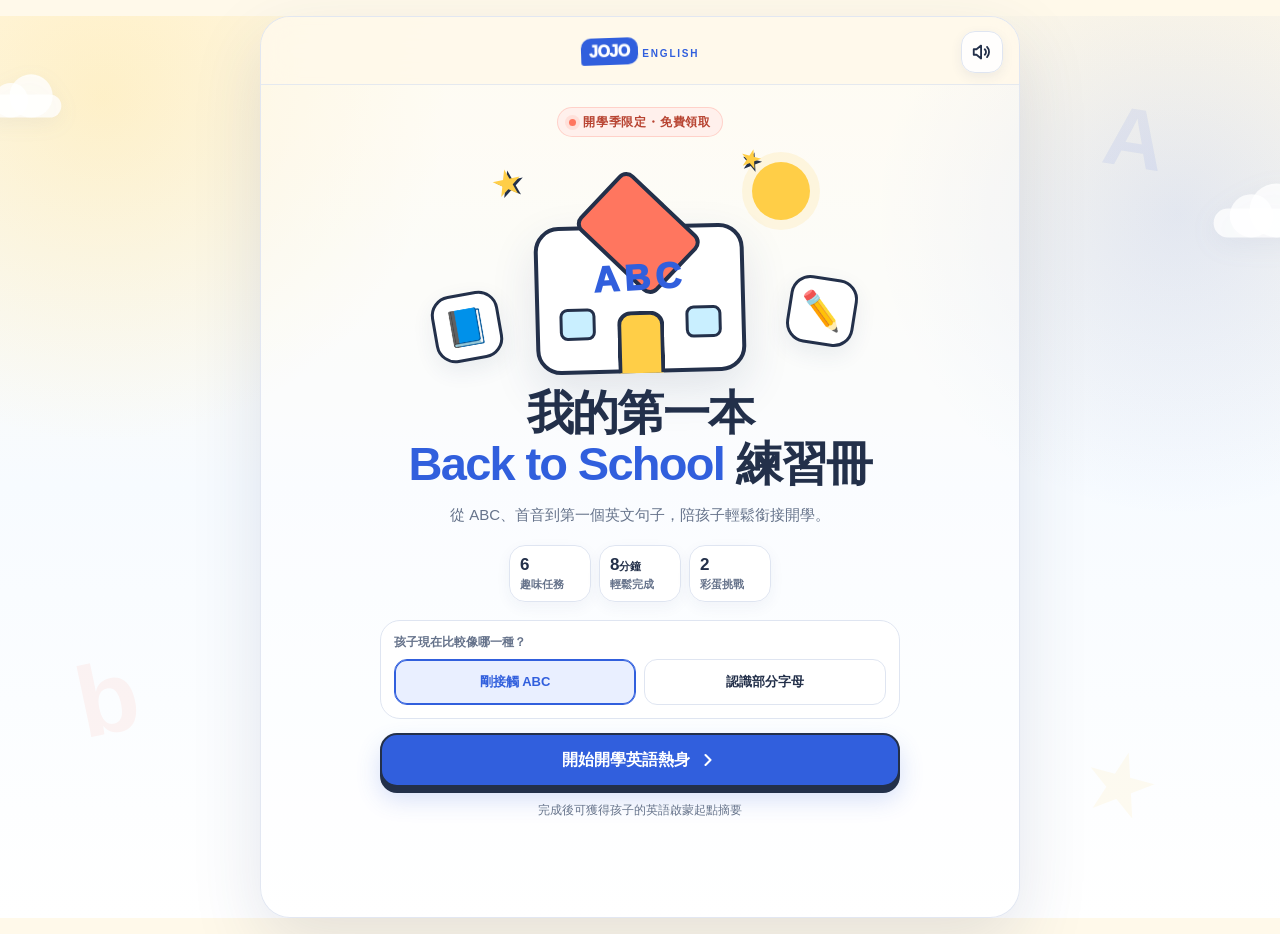
<file: school-english/index.html>
<!doctype html>
<html lang="zh-Hant">
<head>
  <meta charset="utf-8">
  <meta name="viewport" content="width=device-width, initial-scale=1, viewport-fit=cover">
  <meta name="theme-color" content="#fff7df">
  <meta name="description" content="開學季限定英語啟蒙練習冊，陪孩子從 ABC、首音到第一個英文句子。">
  <meta property="og:title" content="開學英語啟蒙｜我的第一本 Back to School 練習冊">
  <meta property="og:description" content="6 個趣味任務，8 分鐘完成孩子的開學英語熱身。">
  <meta property="og:type" content="website">
  <meta property="og:url" content="https://henrywhuang.github.io/rose-rose-ad-visual-catalog/school-english/">
  <title>開學英語啟蒙｜JOJO English</title>
  <link rel="icon" href="data:image/svg+xml,%3Csvg xmlns='http://www.w3.org/2000/svg' viewBox='0 0 64 64'%3E%3Crect rx='14' width='64' height='64' fill='%23ffcf4b'/%3E%3Ctext x='32' y='45' font-size='39' text-anchor='middle'%3E📚%3C/text%3E%3C/svg%3E">
  <link rel="stylesheet" href="styles.css">
</head>
<body>
  <div class="page-sky" aria-hidden="true">
    <span class="cloud cloud-a"></span>
    <span class="cloud cloud-b"></span>
    <span class="doodle doodle-a">A</span>
    <span class="doodle doodle-b">b</span>
    <span class="doodle doodle-c">★</span>
  </div>

  <div class="app-shell">
    <header class="site-header">
      <button class="icon-button header-back is-hidden" id="headerBack" type="button" aria-label="回到首頁">
        <svg viewBox="0 0 24 24" aria-hidden="true"><path d="m15 18-6-6 6-6"/></svg>
      </button>
      <a class="brand" href="./" aria-label="JOJO English 首頁">
        <span class="brand-mark">JOJO</span>
        <span class="brand-sub">ENGLISH</span>
      </a>
      <button class="icon-button sound-toggle" id="soundToggle" type="button" aria-label="關閉聲音" aria-pressed="true">
        <svg class="sound-on" viewBox="0 0 24 24" aria-hidden="true"><path d="M11 5 6 9H3v6h3l5 4V5Z"/><path d="M15 9a4 4 0 0 1 0 6M17.5 6.5a8 8 0 0 1 0 11"/></svg>
        <svg class="sound-off" viewBox="0 0 24 24" aria-hidden="true"><path d="M11 5 6 9H3v6h3l5 4V5Z"/><path d="m16 9 5 5m0-5-5 5"/></svg>
      </button>
    </header>

    <main id="app" tabindex="-1"></main>
    <div class="toast" id="toast" role="status" aria-live="polite"></div>
    <div class="confetti" id="confetti" aria-hidden="true"></div>
  </div>

  <noscript>
    <div class="noscript">請開啟 JavaScript，才能開始英語練習。</div>
  </noscript>
  <script src="app.js" defer></script>
</body>
</html>
</file>
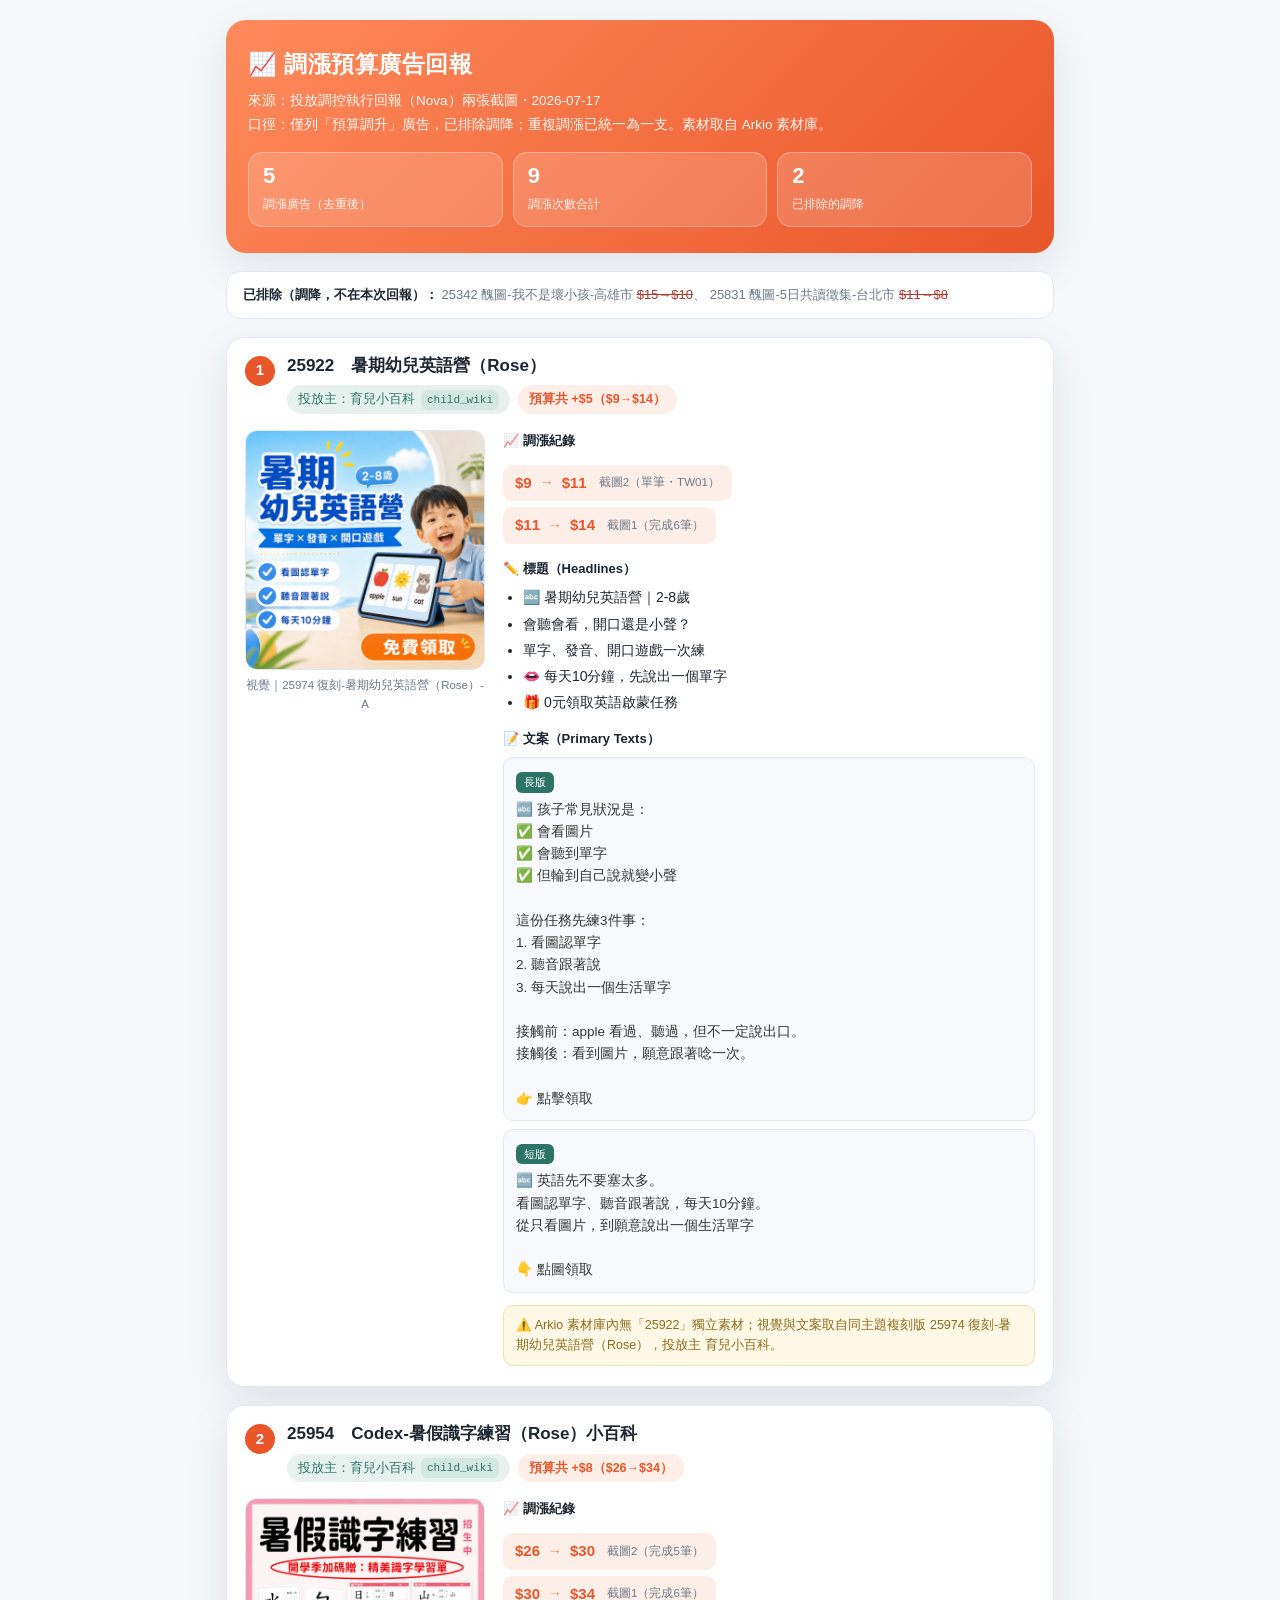
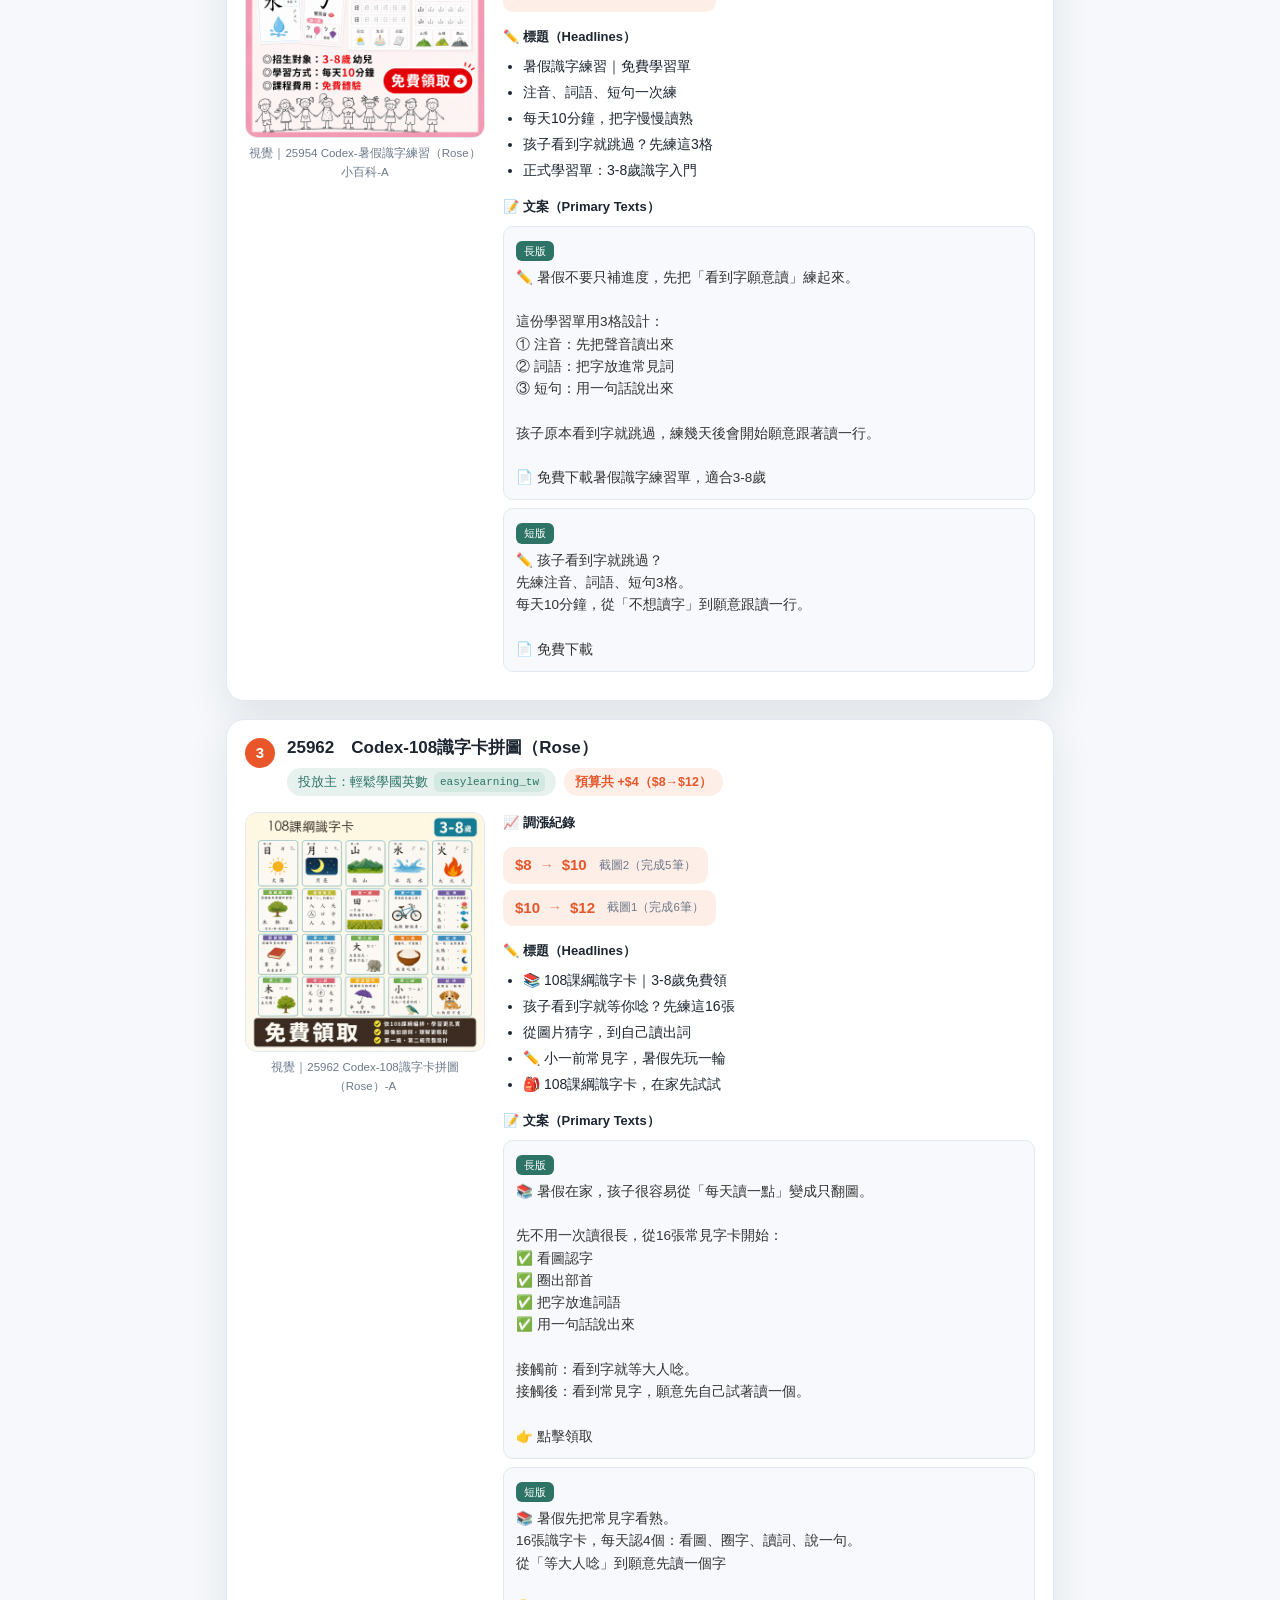
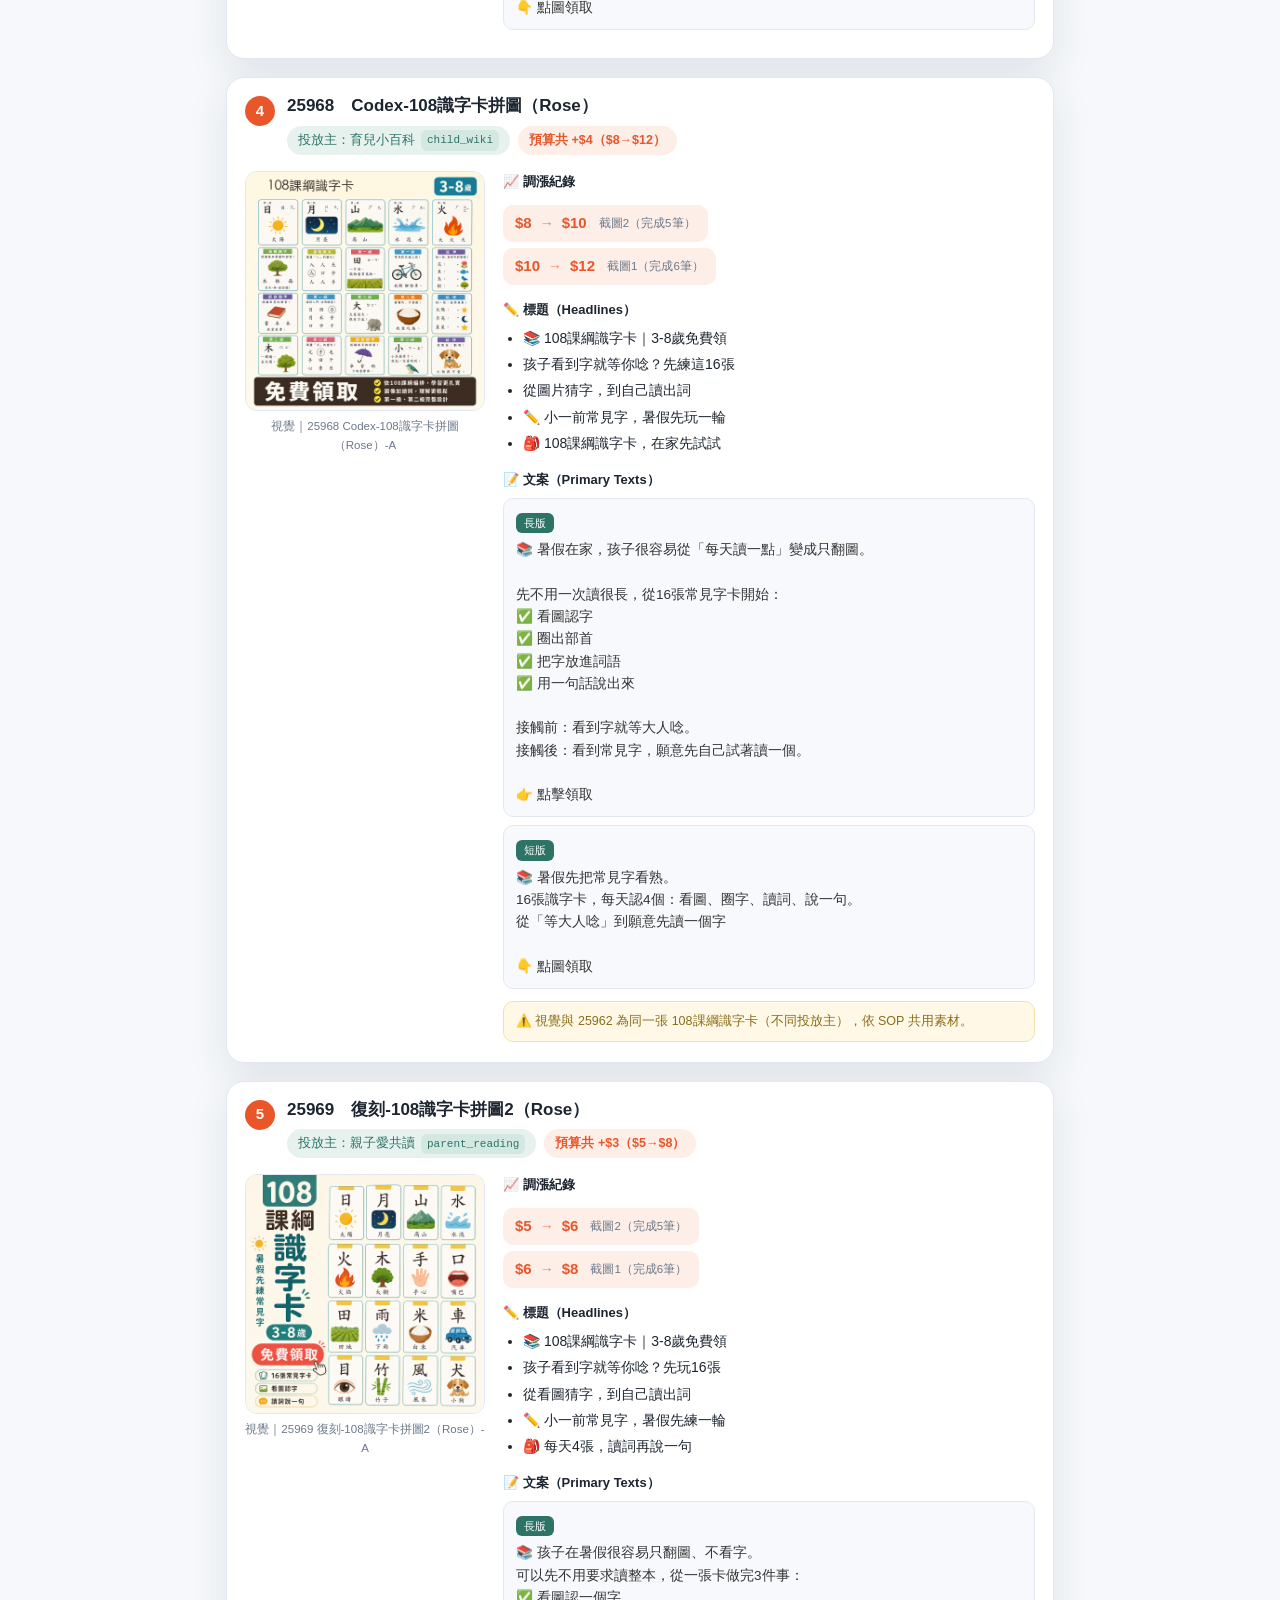
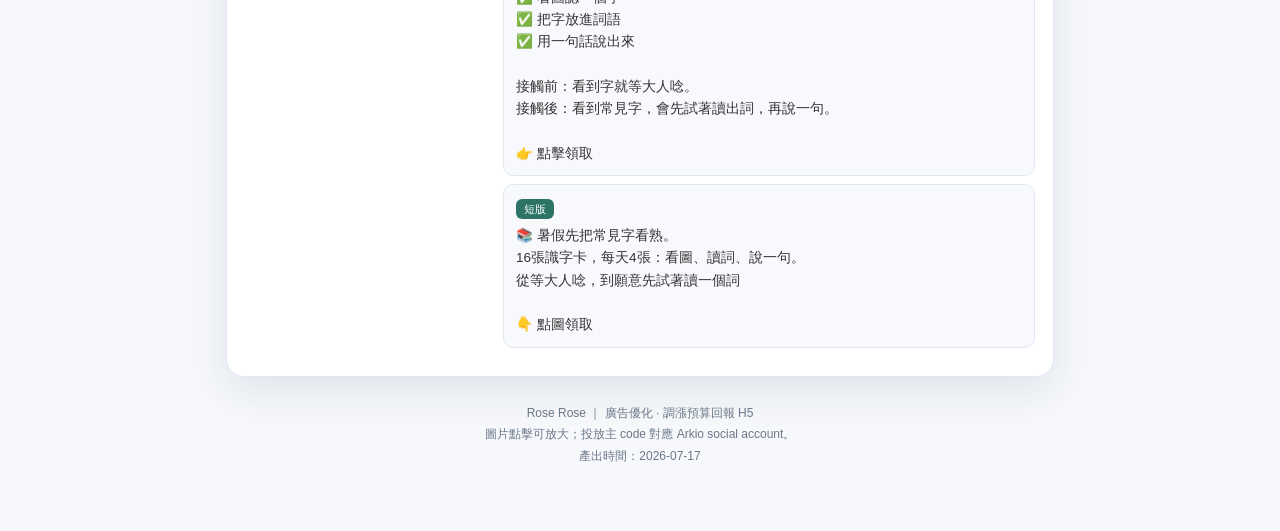
<file: download/budget_up/index.html>
<!doctype html>
<html lang="zh-Hant">
<head>
<meta charset="utf-8">
<meta name="viewport" content="width=device-width, initial-scale=1">
<link rel="icon" href="data:,">
<title>調漲預算廣告回報 ｜ Rose Rose</title>
<style>
  :root{
    --bg:#f6f8fb; --ink:#1c2530; --muted:#6b7889; --line:#e2e8f1;
    --panel:#ffffff; --up:#e8562a; --up-soft:#fdeee7; --acct:#2d7467;
    --shadow:0 14px 40px rgba(28,45,72,.10);
  }
  *{box-sizing:border-box}
  html,body{margin:0}
  body{background:var(--bg);color:var(--ink);
    font-family:-apple-system,BlinkMacSystemFont,"PingFang TC","Noto Sans TC","Microsoft JhengHei",sans-serif;
    line-height:1.65;-webkit-text-size-adjust:100%}
  .wrap{max-width:860px;margin:0 auto;padding:20px 16px 64px}
  header.hero{background:linear-gradient(135deg,#ff8a5b,#e8562a);color:#fff;border-radius:20px;
    padding:26px 22px;box-shadow:var(--shadow)}
  header.hero h1{margin:0 0 6px;font-size:23px;letter-spacing:.5px}
  header.hero p{margin:2px 0;font-size:13.5px;opacity:.95}
  .kpis{display:flex;gap:10px;margin-top:16px;flex-wrap:wrap}
  .kpi{background:rgba(255,255,255,.16);border:1px solid rgba(255,255,255,.28);border-radius:14px;
    padding:10px 14px;flex:1;min-width:110px}
  .kpi b{display:block;font-size:22px;line-height:1.2}
  .kpi span{font-size:12px;opacity:.9}
  .excluded{background:var(--panel);border:1px solid var(--line);border-radius:14px;
    padding:12px 16px;margin:18px 0 6px;font-size:13px;color:var(--muted)}
  .excluded b{color:var(--ink)}
  .excluded s{color:#b0392a}
  .card{background:var(--panel);border:1px solid var(--line);border-radius:18px;
    box-shadow:var(--shadow);margin-top:18px;overflow:hidden}
  .card-head{display:flex;gap:12px;align-items:flex-start;padding:16px 18px 4px}
  .idx{flex:none;width:30px;height:30px;border-radius:50%;background:var(--up);color:#fff;
    font-weight:700;display:flex;align-items:center;justify-content:center;font-size:15px;margin-top:2px}
  .titles h2{margin:0;font-size:17px;line-height:1.4}
  .meta{display:flex;gap:8px;flex-wrap:wrap;margin:8px 0 0}
  .pill{font-size:12.5px;border-radius:999px;padding:4px 11px;display:inline-flex;align-items:center;gap:6px}
  .pill.acct{background:#e7f2ef;color:var(--acct)}
  .pill.acct code{background:#d4e8e2;padding:1px 6px;border-radius:6px;font-size:11px}
  .pill.up{background:var(--up-soft);color:var(--up);font-weight:600}
  .card-body{display:flex;gap:18px;padding:12px 18px 20px;flex-wrap:wrap}
  .visual{margin:0;flex:0 0 240px;max-width:240px}
  .visual img{width:100%;border-radius:12px;border:1px solid var(--line);display:block;cursor:zoom-in}
  .visual figcaption{font-size:11.5px;color:var(--muted);margin-top:6px;text-align:center}
  .detail{flex:1;min-width:240px}
  .sec-label{font-size:13px;font-weight:700;color:var(--ink);margin:14px 0 7px}
  .sec-label:first-child{margin-top:0}
  .raises{display:flex;flex-direction:column;gap:6px;margin-bottom:4px}
  .raise{display:inline-flex;align-items:center;gap:8px;background:var(--up-soft);
    border-radius:10px;padding:6px 12px;font-size:14px;color:var(--up);align-self:flex-start}
  .raise .arw{opacity:.7}
  .raise b{font-size:15px}
  .raise em{font-style:normal;color:var(--muted);font-size:11.5px;margin-left:4px}
  ul.heads{margin:0;padding-left:20px}
  ul.heads li{font-size:14px;margin:3px 0}
  .copy{background:#f7f9fc;border:1px solid var(--line);border-radius:10px;padding:10px 12px;margin:8px 0}
  .copy-tag{display:inline-block;background:var(--acct);color:#fff;font-size:11px;
    border-radius:6px;padding:1px 8px;margin-bottom:6px}
  .copy p{margin:0;font-size:13.5px;color:#333}
  .note{background:#fff8e6;border:1px solid #f2e2a8;border-radius:10px;padding:9px 12px;
    font-size:12.5px;color:#8a6d1a;margin-top:12px}
  footer{margin-top:26px;text-align:center;color:var(--muted);font-size:12px;line-height:1.8}
  footer a{color:var(--acct)}
  @media(max-width:560px){
    .visual{flex:0 0 100%;max-width:100%}
    header.hero h1{font-size:20px}
  }
</style>
</head>
<body>
<div class="wrap">
  <header class="hero">
    <h1>📈 調漲預算廣告回報</h1>
    <p>來源：投放調控執行回報（Nova）兩張截圖・2026-07-17</p>
    <p>口徑：僅列「預算調升」廣告，已排除調降；重複調漲已統一為一支。素材取自 Arkio 素材庫。</p>
    <div class="kpis">
      <div class="kpi"><b>5</b><span>調漲廣告（去重後）</span></div>
      <div class="kpi"><b>9</b><span>調漲次數合計</span></div>
      <div class="kpi"><b>2</b><span>已排除的調降</span></div>
    </div>
  </header>

  <div class="excluded">
    <b>已排除（調降，不在本次回報）：</b>
    25342 醜圖-我不是壞小孩-高雄市 <s>$15→$10</s>、
    25831 醜圖-5日共讀徵集-台北市 <s>$11→$8</s>
  </div>


    <article class="card" id="ad-25922">
      <div class="card-head">
        <span class="idx">1</span>
        <div class="titles">
          <h2>25922　暑期幼兒英語營（Rose）</h2>
          <div class="meta">
            <span class="pill acct">投放主：育兒小百科<code>child_wiki</code></span>
            <span class="pill up">預算共 +$5（$9→$14）</span>
          </div>
        </div>
      </div>
      <div class="card-body">
        <figure class="visual">
          <a href="assets/1030.png" target="_blank" rel="noopener"><img loading="lazy" src="assets/1030.png" alt="暑期幼兒英語營（Rose） 視覺"></a>
          <figcaption>視覺｜25974 復刻-暑期幼兒英語營（Rose）-A</figcaption>
        </figure>
        <div class="detail">
          <div class="raises">
            <div class="sec-label">📈 調漲紀錄</div>
            <span class="raise"><b>$9</b><span class="arw">→</span><b>$11</b><em>截圖2（單筆・TW01）</em></span><span class="raise"><b>$11</b><span class="arw">→</span><b>$14</b><em>截圖1（完成6筆）</em></span>
          </div>
          <div class="sec-label">✏️ 標題（Headlines）</div>
          <ul class="heads"><li>🔤 暑期幼兒英語營｜2-8歲</li><li>會聽會看，開口還是小聲？</li><li>單字、發音、開口遊戲一次練</li><li>👄 每天10分鐘，先說出一個單字</li><li>🎁 0元領取英語啟蒙任務</li></ul>
          <div class="sec-label">📝 文案（Primary Texts）</div>
          <div class="copy"><span class="copy-tag">長版</span><p>🔤 孩子常見狀況是：<br>✅ 會看圖片<br>✅ 會聽到單字<br>✅ 但輪到自己說就變小聲<br><br>這份任務先練3件事：<br>1. 看圖認單字<br>2. 聽音跟著說<br>3. 每天說出一個生活單字<br><br>接觸前：apple 看過、聽過，但不一定說出口。<br>接觸後：看到圖片，願意跟著唸一次。<br><br>👉 點擊領取</p></div><div class="copy"><span class="copy-tag">短版</span><p>🔤 英語先不要塞太多。<br>看圖認單字、聽音跟著說，每天10分鐘。<br>從只看圖片，到願意說出一個生活單字<br><br>👇 點圖領取</p></div>
          <div class="note">⚠️ Arkio 素材庫內無「25922」獨立素材；視覺與文案取自同主題複刻版 25974 復刻-暑期幼兒英語營（Rose），投放主 育兒小百科。</div>
        </div>
      </div>
    </article>

    <article class="card" id="ad-25954">
      <div class="card-head">
        <span class="idx">2</span>
        <div class="titles">
          <h2>25954　Codex-暑假識字練習（Rose）小百科</h2>
          <div class="meta">
            <span class="pill acct">投放主：育兒小百科<code>child_wiki</code></span>
            <span class="pill up">預算共 +$8（$26→$34）</span>
          </div>
        </div>
      </div>
      <div class="card-body">
        <figure class="visual">
          <a href="assets/948.png" target="_blank" rel="noopener"><img loading="lazy" src="assets/948.png" alt="Codex-暑假識字練習（Rose）小百科 視覺"></a>
          <figcaption>視覺｜25954 Codex-暑假識字練習（Rose）小百科-A</figcaption>
        </figure>
        <div class="detail">
          <div class="raises">
            <div class="sec-label">📈 調漲紀錄</div>
            <span class="raise"><b>$26</b><span class="arw">→</span><b>$30</b><em>截圖2（完成5筆）</em></span><span class="raise"><b>$30</b><span class="arw">→</span><b>$34</b><em>截圖1（完成6筆）</em></span>
          </div>
          <div class="sec-label">✏️ 標題（Headlines）</div>
          <ul class="heads"><li>暑假識字練習｜免費學習單</li><li>注音、詞語、短句一次練</li><li>每天10分鐘，把字慢慢讀熟</li><li>孩子看到字就跳過？先練這3格</li><li>正式學習單：3-8歲識字入門</li></ul>
          <div class="sec-label">📝 文案（Primary Texts）</div>
          <div class="copy"><span class="copy-tag">長版</span><p>✏️ 暑假不要只補進度，先把「看到字願意讀」練起來。<br><br>這份學習單用3格設計：<br>① 注音：先把聲音讀出來<br>② 詞語：把字放進常見詞<br>③ 短句：用一句話說出來<br><br>孩子原本看到字就跳過，練幾天後會開始願意跟著讀一行。<br><br>📄 免費下載暑假識字練習單，適合3-8歲</p></div><div class="copy"><span class="copy-tag">短版</span><p>✏️ 孩子看到字就跳過？<br>先練注音、詞語、短句3格。<br>每天10分鐘，從「不想讀字」到願意跟讀一行。<br><br>📄 免費下載</p></div>
          
        </div>
      </div>
    </article>

    <article class="card" id="ad-25962">
      <div class="card-head">
        <span class="idx">3</span>
        <div class="titles">
          <h2>25962　Codex-108識字卡拼圖（Rose）</h2>
          <div class="meta">
            <span class="pill acct">投放主：輕鬆學國英數<code>easylearning_tw</code></span>
            <span class="pill up">預算共 +$4（$8→$12）</span>
          </div>
        </div>
      </div>
      <div class="card-body">
        <figure class="visual">
          <a href="assets/980.png" target="_blank" rel="noopener"><img loading="lazy" src="assets/980.png" alt="Codex-108識字卡拼圖（Rose） 視覺"></a>
          <figcaption>視覺｜25962 Codex-108識字卡拼圖（Rose）-A</figcaption>
        </figure>
        <div class="detail">
          <div class="raises">
            <div class="sec-label">📈 調漲紀錄</div>
            <span class="raise"><b>$8</b><span class="arw">→</span><b>$10</b><em>截圖2（完成5筆）</em></span><span class="raise"><b>$10</b><span class="arw">→</span><b>$12</b><em>截圖1（完成6筆）</em></span>
          </div>
          <div class="sec-label">✏️ 標題（Headlines）</div>
          <ul class="heads"><li>📚 108課綱識字卡｜3-8歲免費領</li><li>孩子看到字就等你唸？先練這16張</li><li>從圖片猜字，到自己讀出詞</li><li>✏️ 小一前常見字，暑假先玩一輪</li><li>🎒 108課綱識字卡，在家先試試</li></ul>
          <div class="sec-label">📝 文案（Primary Texts）</div>
          <div class="copy"><span class="copy-tag">長版</span><p>📚 暑假在家，孩子很容易從「每天讀一點」變成只翻圖。<br><br>先不用一次讀很長，從16張常見字卡開始：<br>✅ 看圖認字<br>✅ 圈出部首<br>✅ 把字放進詞語<br>✅ 用一句話說出來<br><br>接觸前：看到字就等大人唸。<br>接觸後：看到常見字，願意先自己試著讀一個。<br><br>👉 點擊領取</p></div><div class="copy"><span class="copy-tag">短版</span><p>📚 暑假先把常見字看熟。<br>16張識字卡，每天認4個：看圖、圈字、讀詞、說一句。<br>從「等大人唸」到願意先讀一個字<br><br>👇 點圖領取</p></div>
          
        </div>
      </div>
    </article>

    <article class="card" id="ad-25968">
      <div class="card-head">
        <span class="idx">4</span>
        <div class="titles">
          <h2>25968　Codex-108識字卡拼圖（Rose）</h2>
          <div class="meta">
            <span class="pill acct">投放主：育兒小百科<code>child_wiki</code></span>
            <span class="pill up">預算共 +$4（$8→$12）</span>
          </div>
        </div>
      </div>
      <div class="card-body">
        <figure class="visual">
          <a href="assets/992.png" target="_blank" rel="noopener"><img loading="lazy" src="assets/992.png" alt="Codex-108識字卡拼圖（Rose） 視覺"></a>
          <figcaption>視覺｜25968 Codex-108識字卡拼圖（Rose）-A</figcaption>
        </figure>
        <div class="detail">
          <div class="raises">
            <div class="sec-label">📈 調漲紀錄</div>
            <span class="raise"><b>$8</b><span class="arw">→</span><b>$10</b><em>截圖2（完成5筆）</em></span><span class="raise"><b>$10</b><span class="arw">→</span><b>$12</b><em>截圖1（完成6筆）</em></span>
          </div>
          <div class="sec-label">✏️ 標題（Headlines）</div>
          <ul class="heads"><li>📚 108課綱識字卡｜3-8歲免費領</li><li>孩子看到字就等你唸？先練這16張</li><li>從圖片猜字，到自己讀出詞</li><li>✏️ 小一前常見字，暑假先玩一輪</li><li>🎒 108課綱識字卡，在家先試試</li></ul>
          <div class="sec-label">📝 文案（Primary Texts）</div>
          <div class="copy"><span class="copy-tag">長版</span><p>📚 暑假在家，孩子很容易從「每天讀一點」變成只翻圖。<br><br>先不用一次讀很長，從16張常見字卡開始：<br>✅ 看圖認字<br>✅ 圈出部首<br>✅ 把字放進詞語<br>✅ 用一句話說出來<br><br>接觸前：看到字就等大人唸。<br>接觸後：看到常見字，願意先自己試著讀一個。<br><br>👉 點擊領取</p></div><div class="copy"><span class="copy-tag">短版</span><p>📚 暑假先把常見字看熟。<br>16張識字卡，每天認4個：看圖、圈字、讀詞、說一句。<br>從「等大人唸」到願意先讀一個字<br><br>👇 點圖領取</p></div>
          <div class="note">⚠️ 視覺與 25962 為同一張 108課綱識字卡（不同投放主），依 SOP 共用素材。</div>
        </div>
      </div>
    </article>

    <article class="card" id="ad-25969">
      <div class="card-head">
        <span class="idx">5</span>
        <div class="titles">
          <h2>25969　復刻-108識字卡拼圖2（Rose）</h2>
          <div class="meta">
            <span class="pill acct">投放主：親子愛共讀<code>parent_reading</code></span>
            <span class="pill up">預算共 +$3（$5→$8）</span>
          </div>
        </div>
      </div>
      <div class="card-body">
        <figure class="visual">
          <a href="assets/1020.png" target="_blank" rel="noopener"><img loading="lazy" src="assets/1020.png" alt="復刻-108識字卡拼圖2（Rose） 視覺"></a>
          <figcaption>視覺｜25969 復刻-108識字卡拼圖2（Rose）-A</figcaption>
        </figure>
        <div class="detail">
          <div class="raises">
            <div class="sec-label">📈 調漲紀錄</div>
            <span class="raise"><b>$5</b><span class="arw">→</span><b>$6</b><em>截圖2（完成5筆）</em></span><span class="raise"><b>$6</b><span class="arw">→</span><b>$8</b><em>截圖1（完成6筆）</em></span>
          </div>
          <div class="sec-label">✏️ 標題（Headlines）</div>
          <ul class="heads"><li>📚 108課綱識字卡｜3-8歲免費領</li><li>孩子看到字就等你唸？先玩16張</li><li>從看圖猜字，到自己讀出詞</li><li>✏️ 小一前常見字，暑假先練一輪</li><li>🎒 每天4張，讀詞再說一句</li></ul>
          <div class="sec-label">📝 文案（Primary Texts）</div>
          <div class="copy"><span class="copy-tag">長版</span><p>📚 孩子在暑假很容易只翻圖、不看字。<br>可以先不用要求讀整本，從一張卡做完3件事：<br>✅ 看圖認一個字<br>✅ 把字放進詞語<br>✅ 用一句話說出來<br><br>接觸前：看到字就等大人唸。<br>接觸後：看到常見字，會先試著讀出詞，再說一句。<br><br>👉 點擊領取</p></div><div class="copy"><span class="copy-tag">短版</span><p>📚 暑假先把常見字看熟。<br>16張識字卡，每天4張：看圖、讀詞、說一句。<br>從等大人唸，到願意先試著讀一個詞<br><br>👇 點圖領取</p></div>
          
        </div>
      </div>
    </article>

  <footer>
    Rose Rose ｜ 廣告優化 · 調漲預算回報 H5<br>
    圖片點擊可放大；投放主 code 對應 Arkio social account。<br>
    產出時間：2026-07-17
  </footer>
</div>
</body>
</html>
</file>
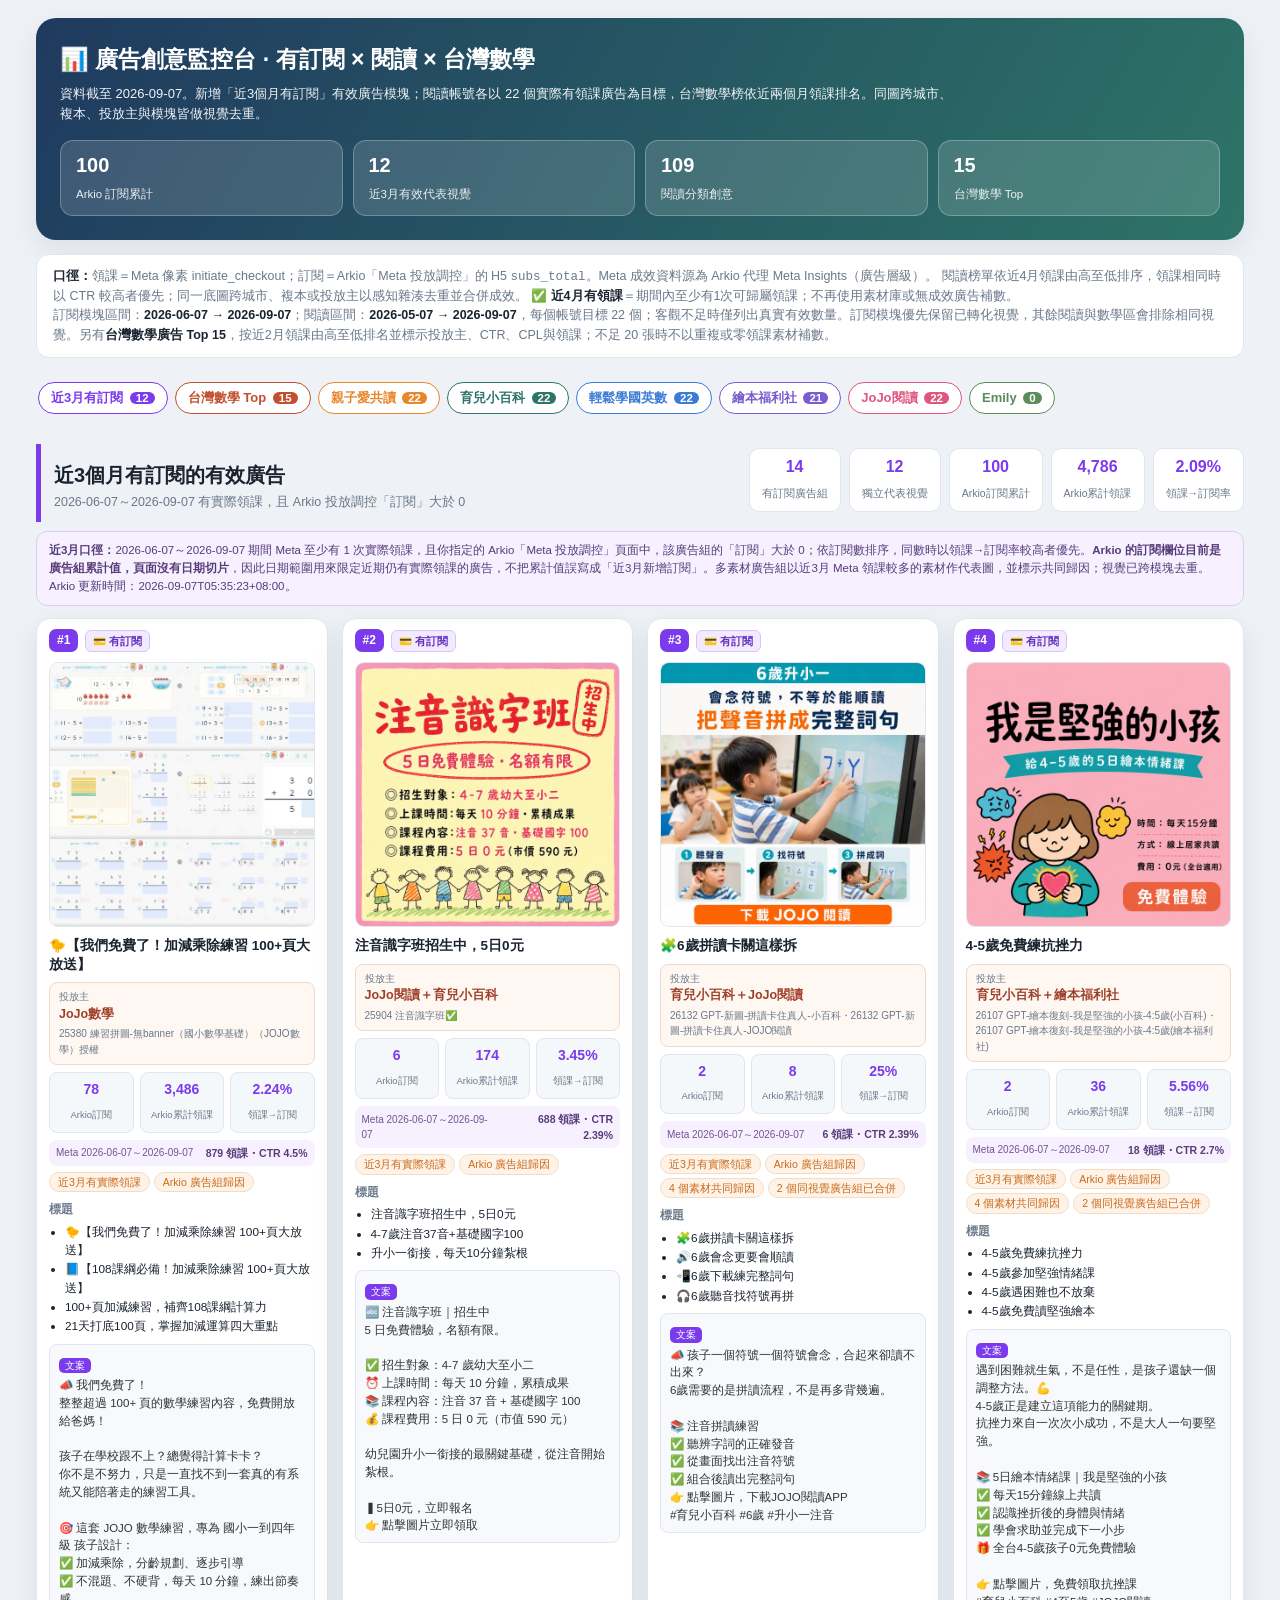
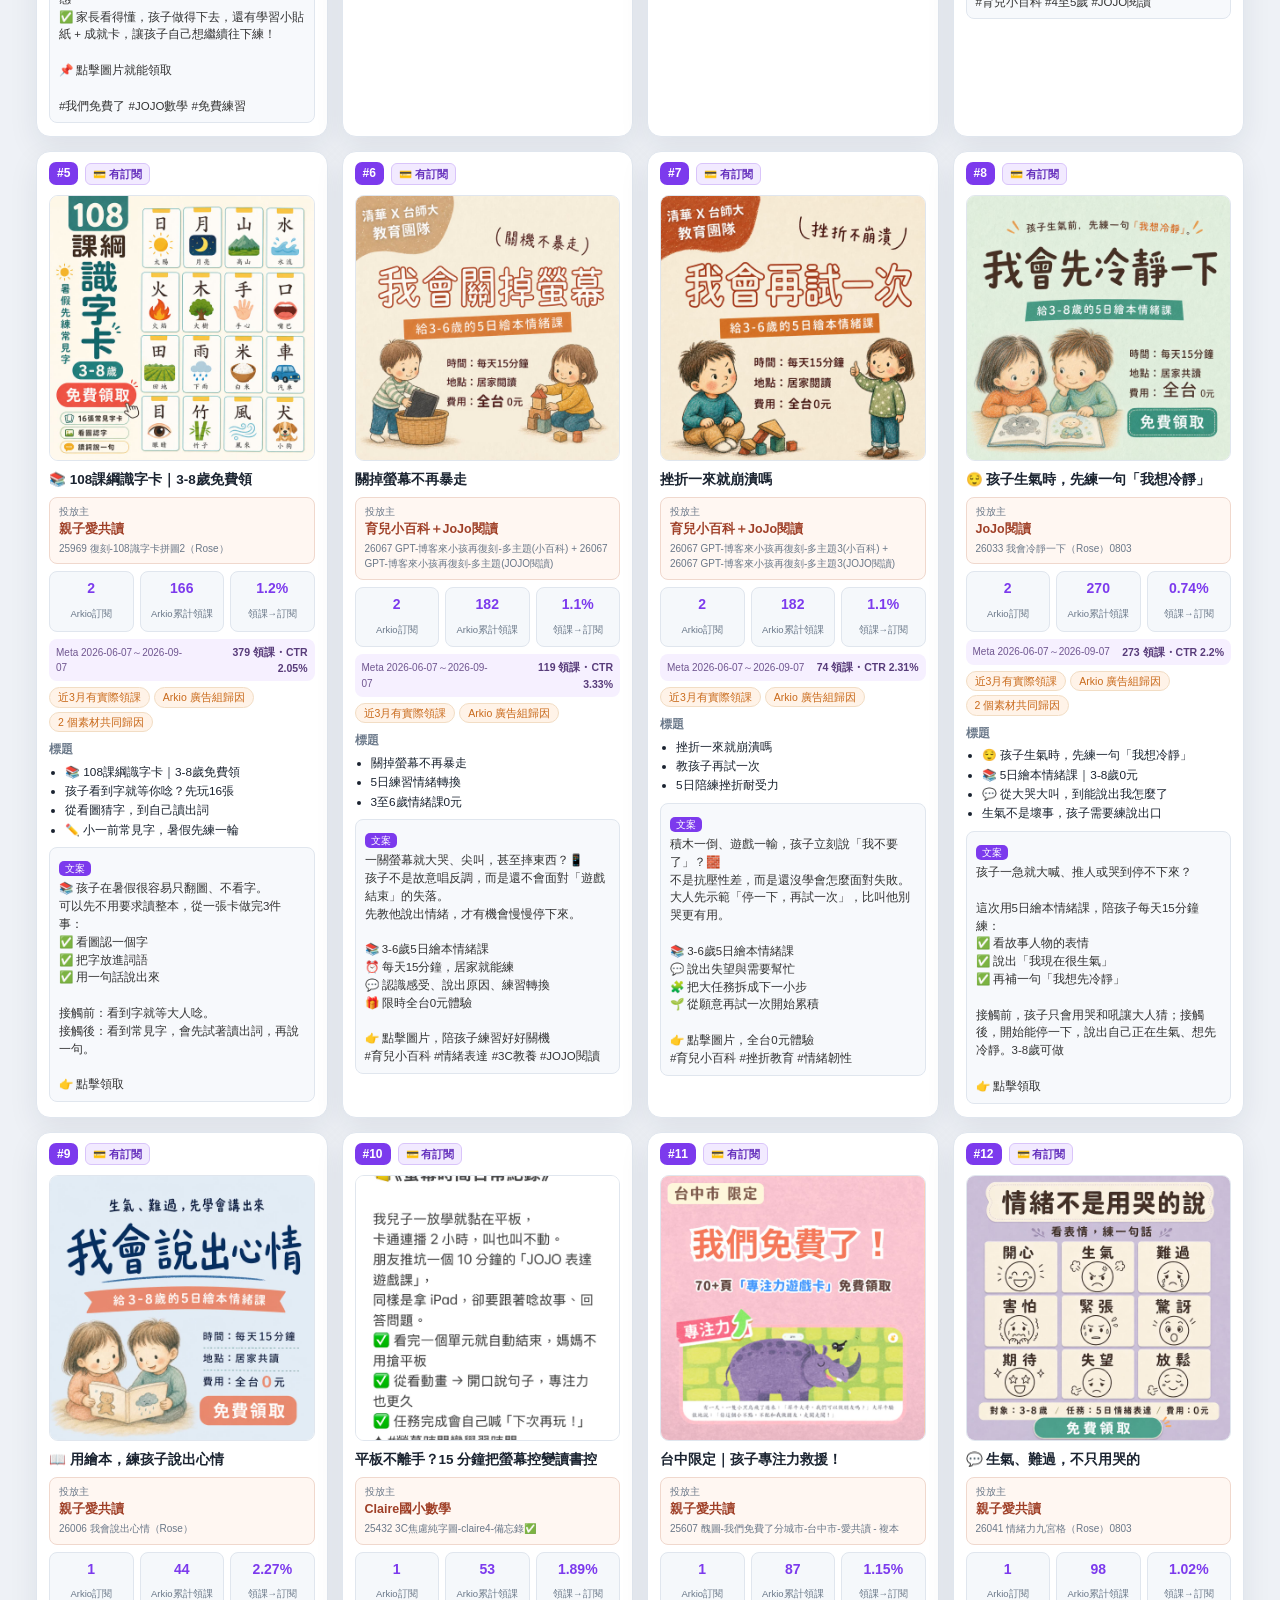
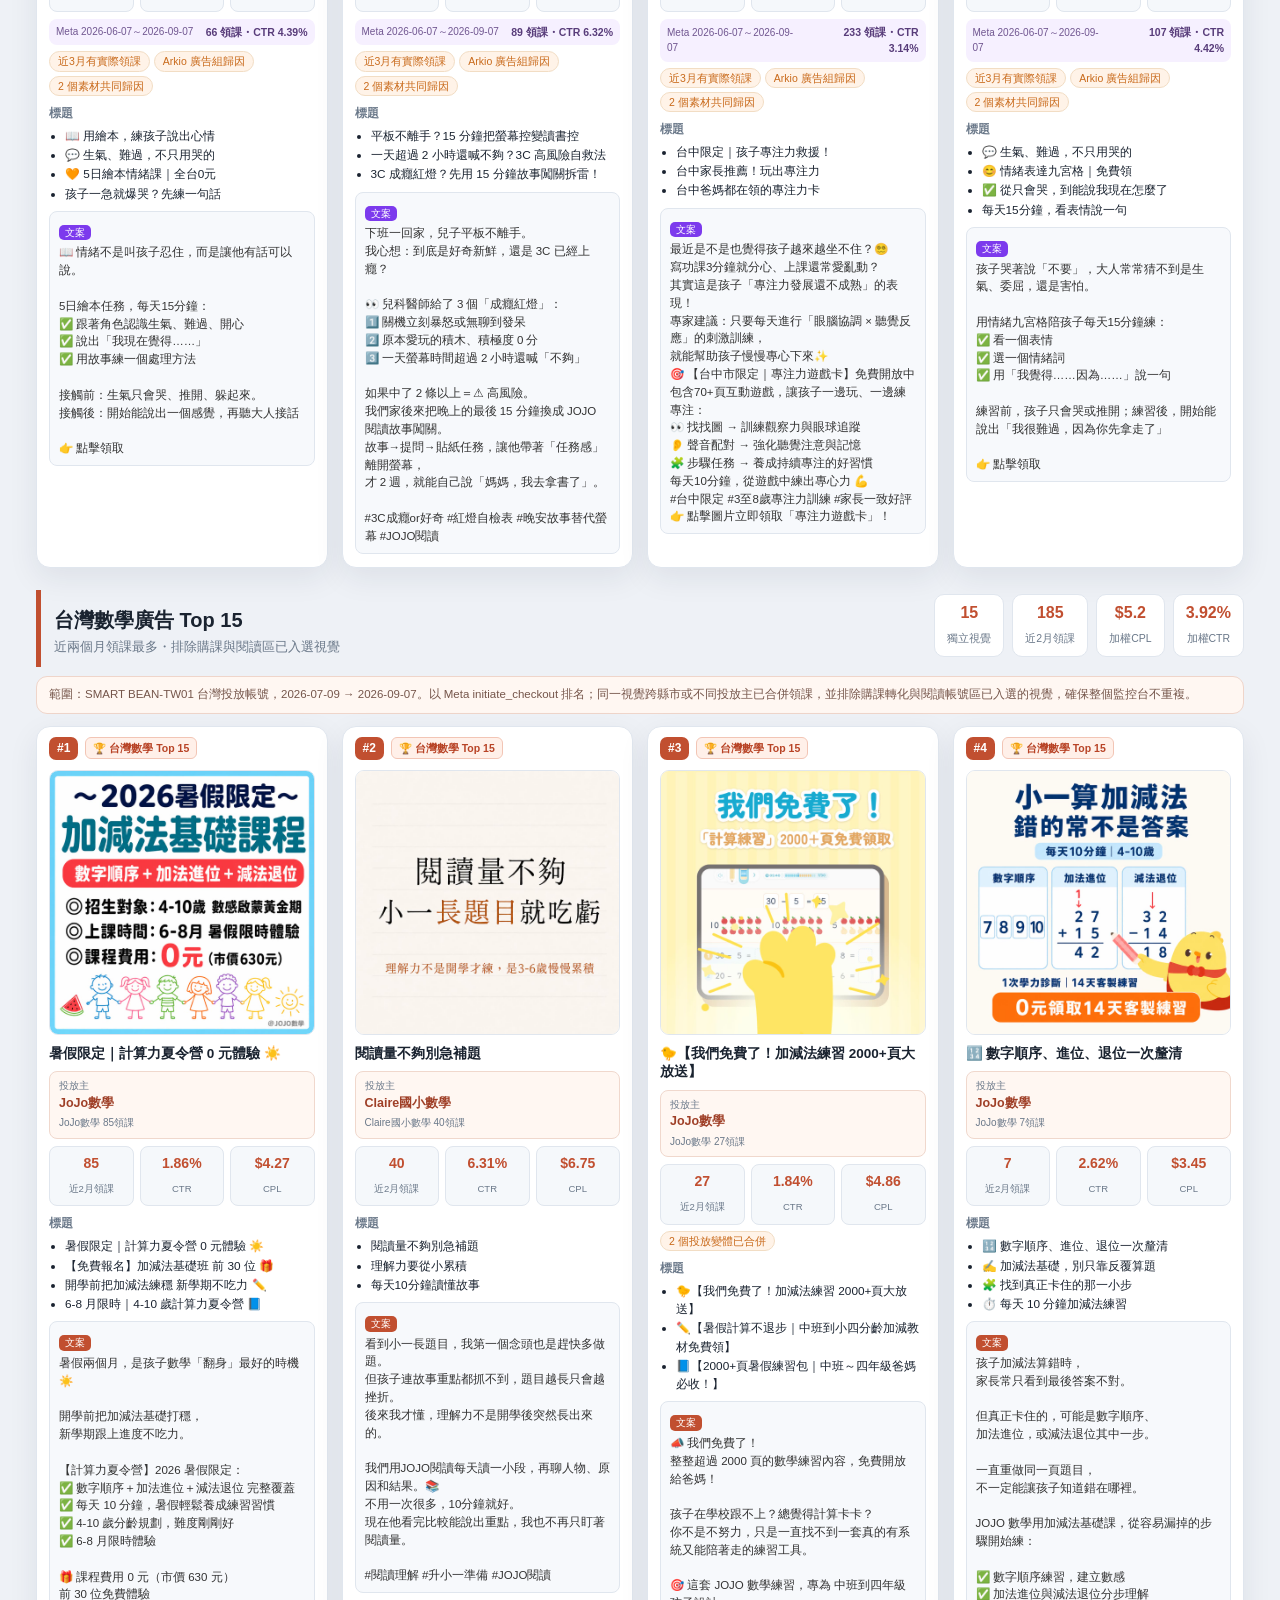
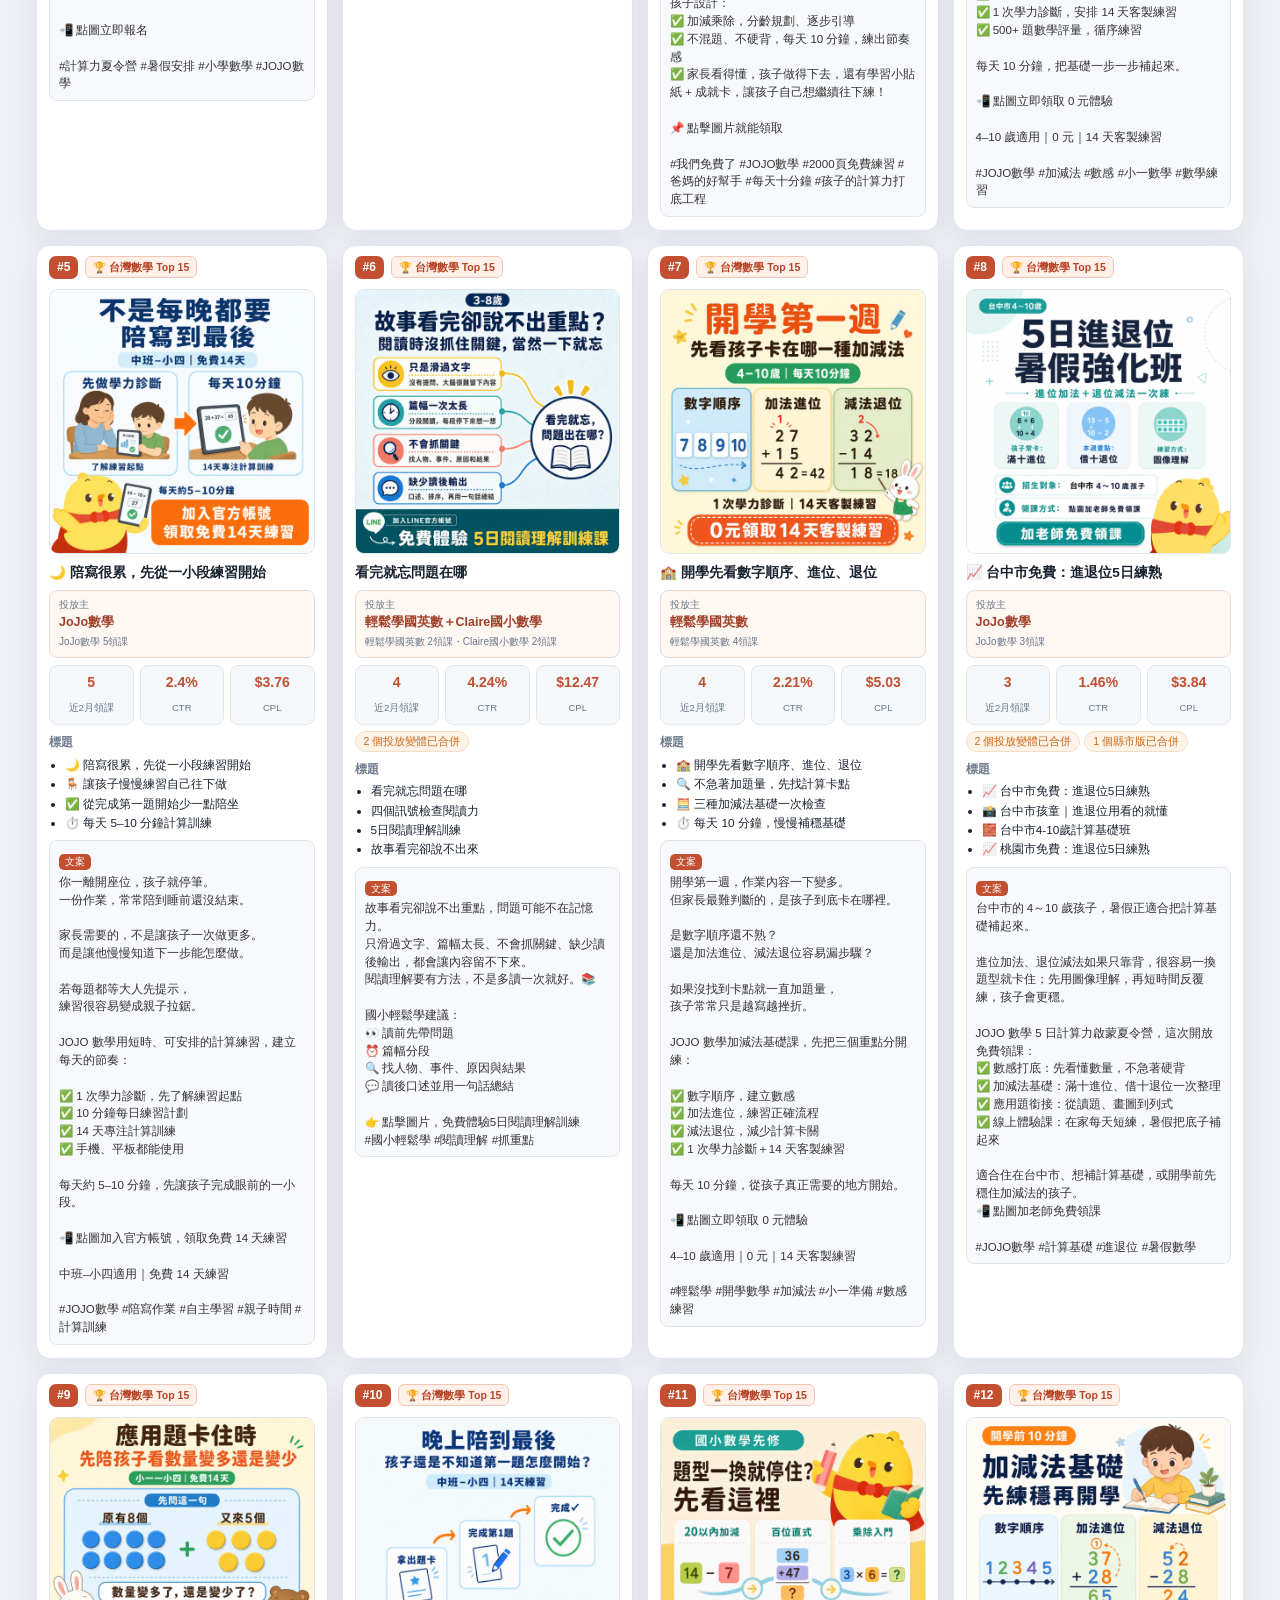
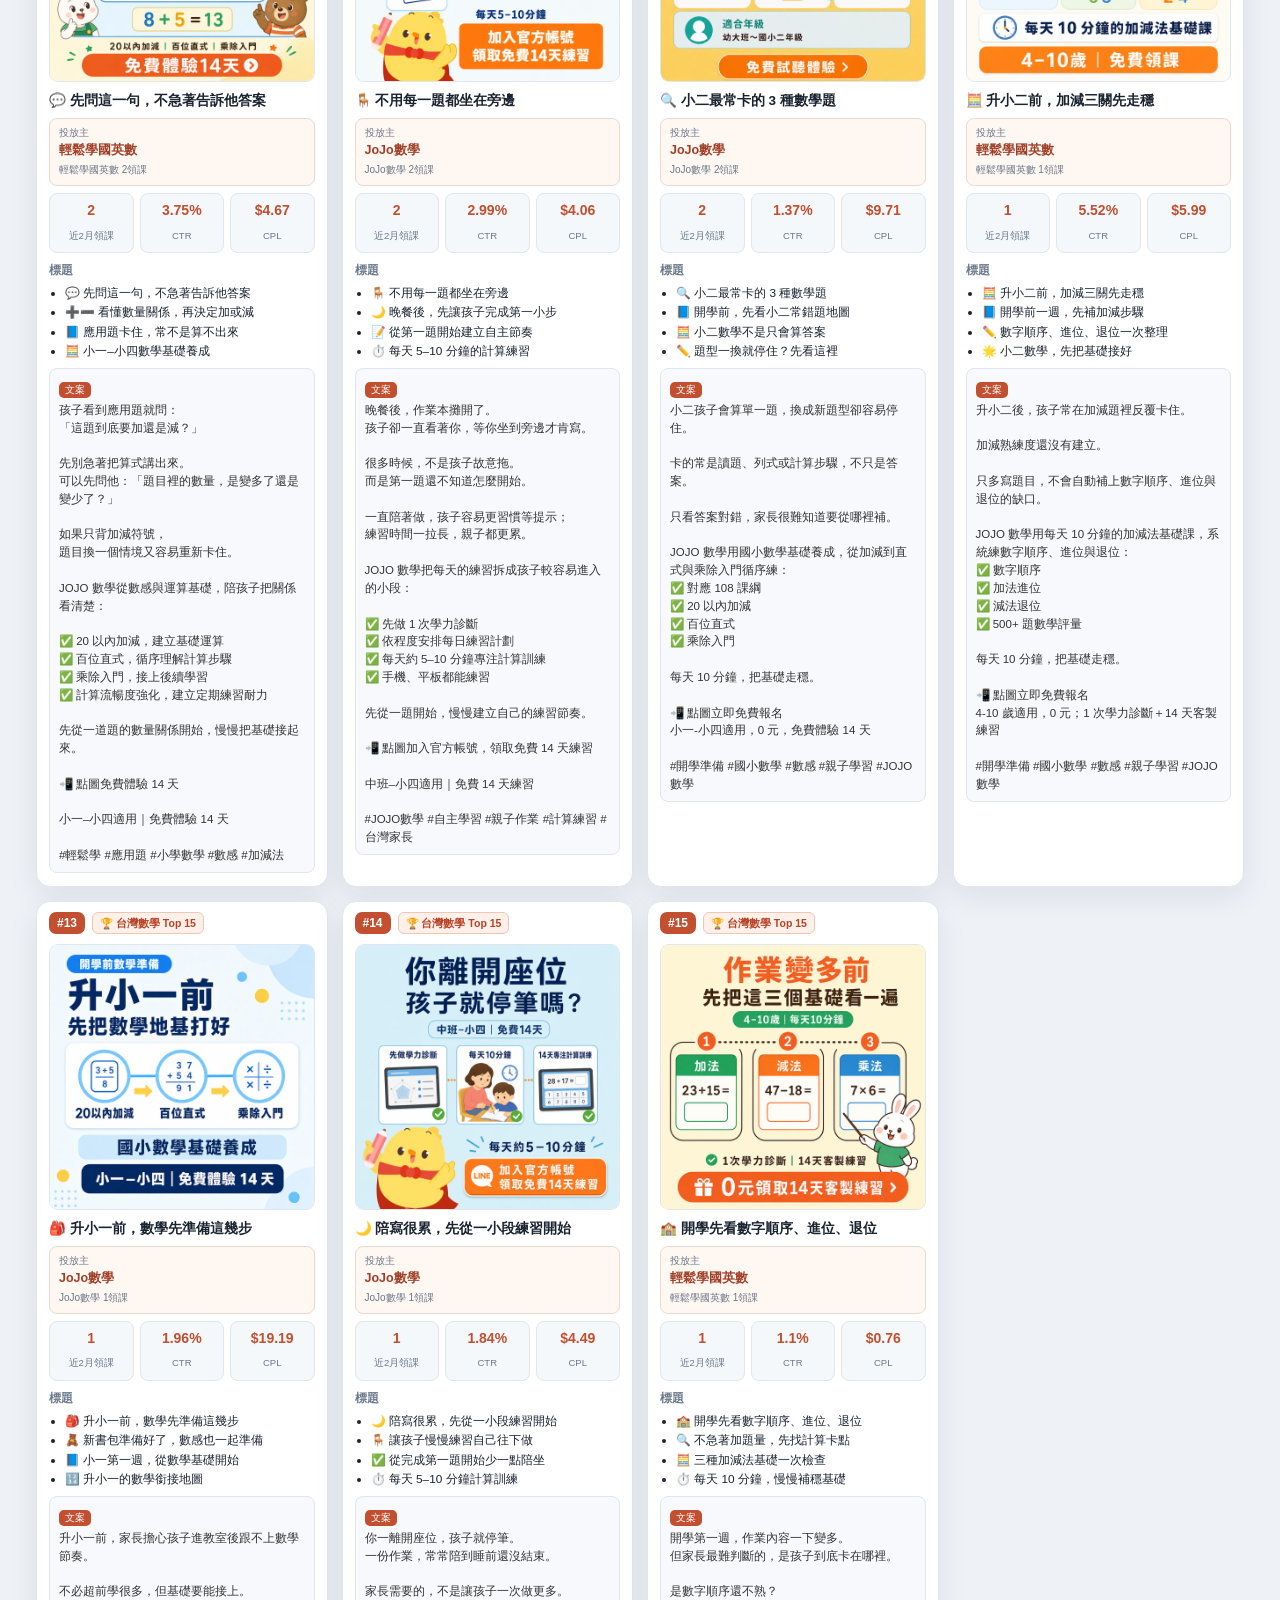
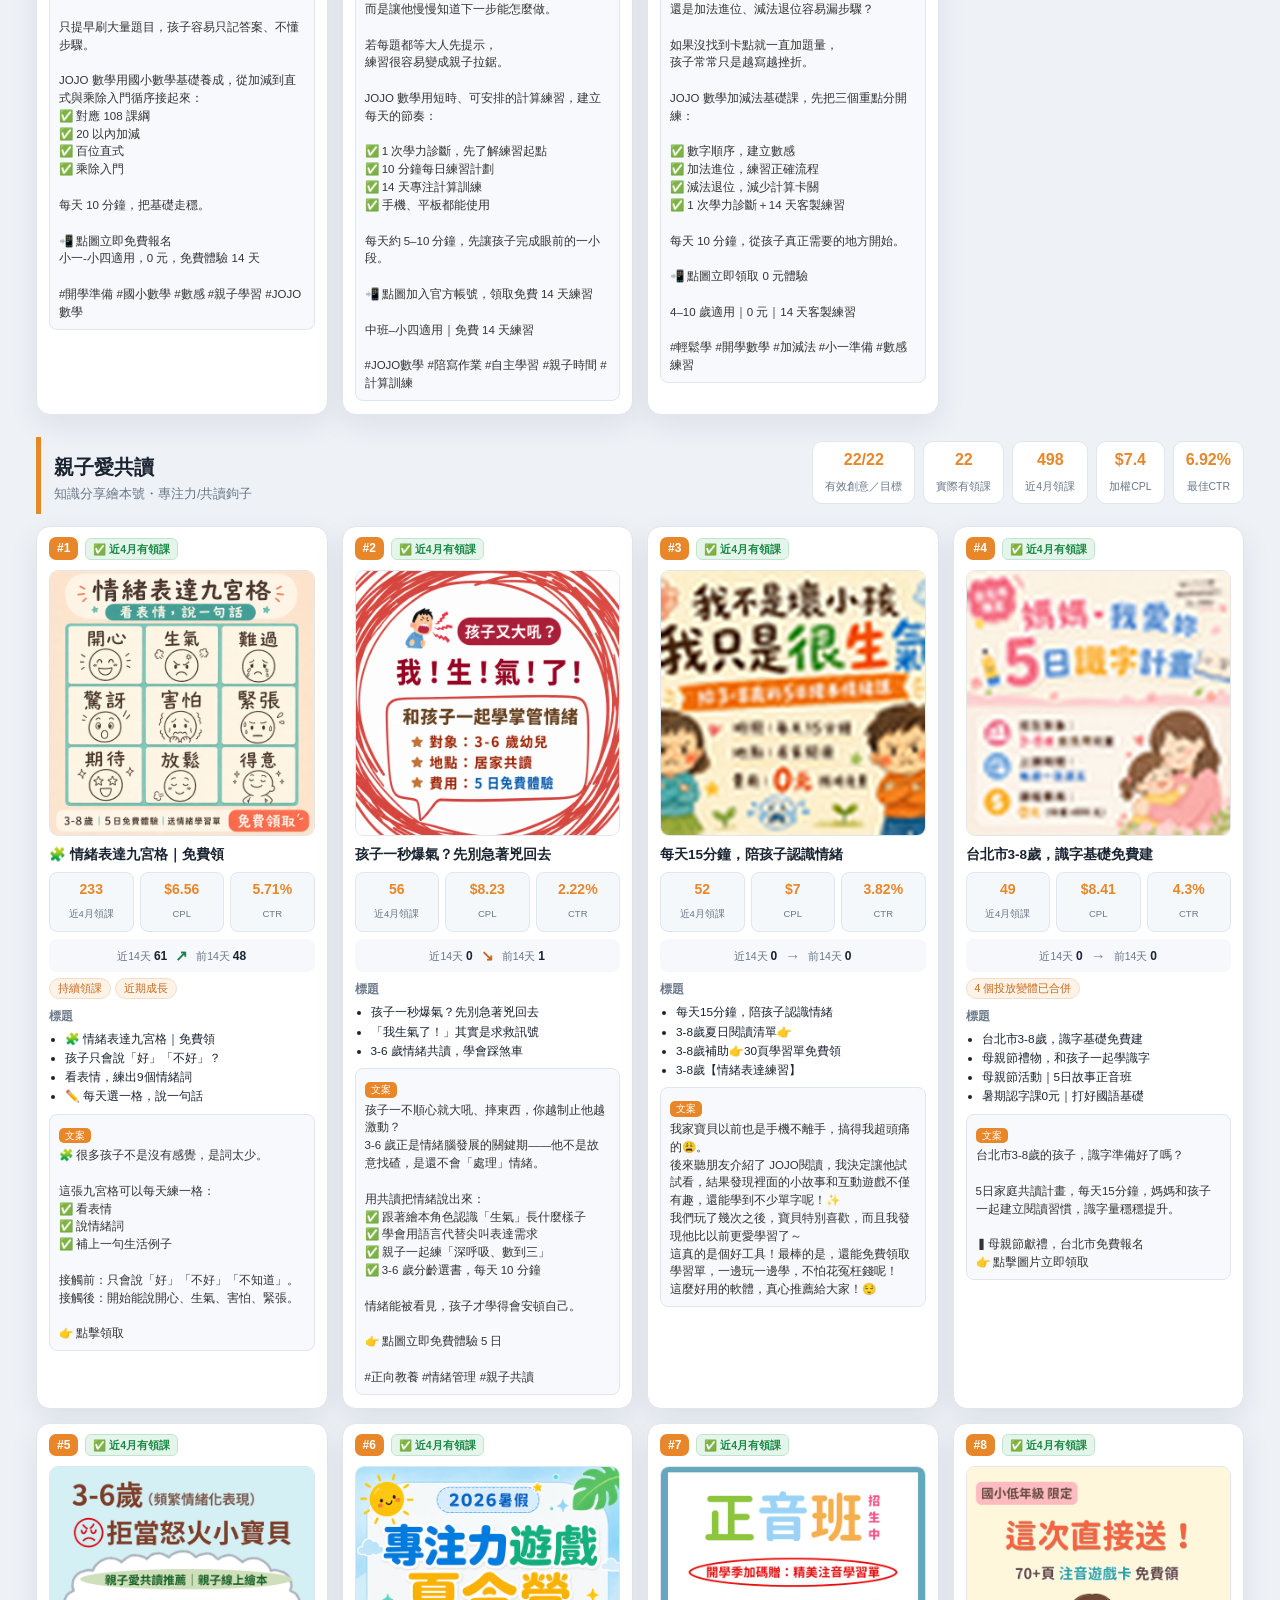
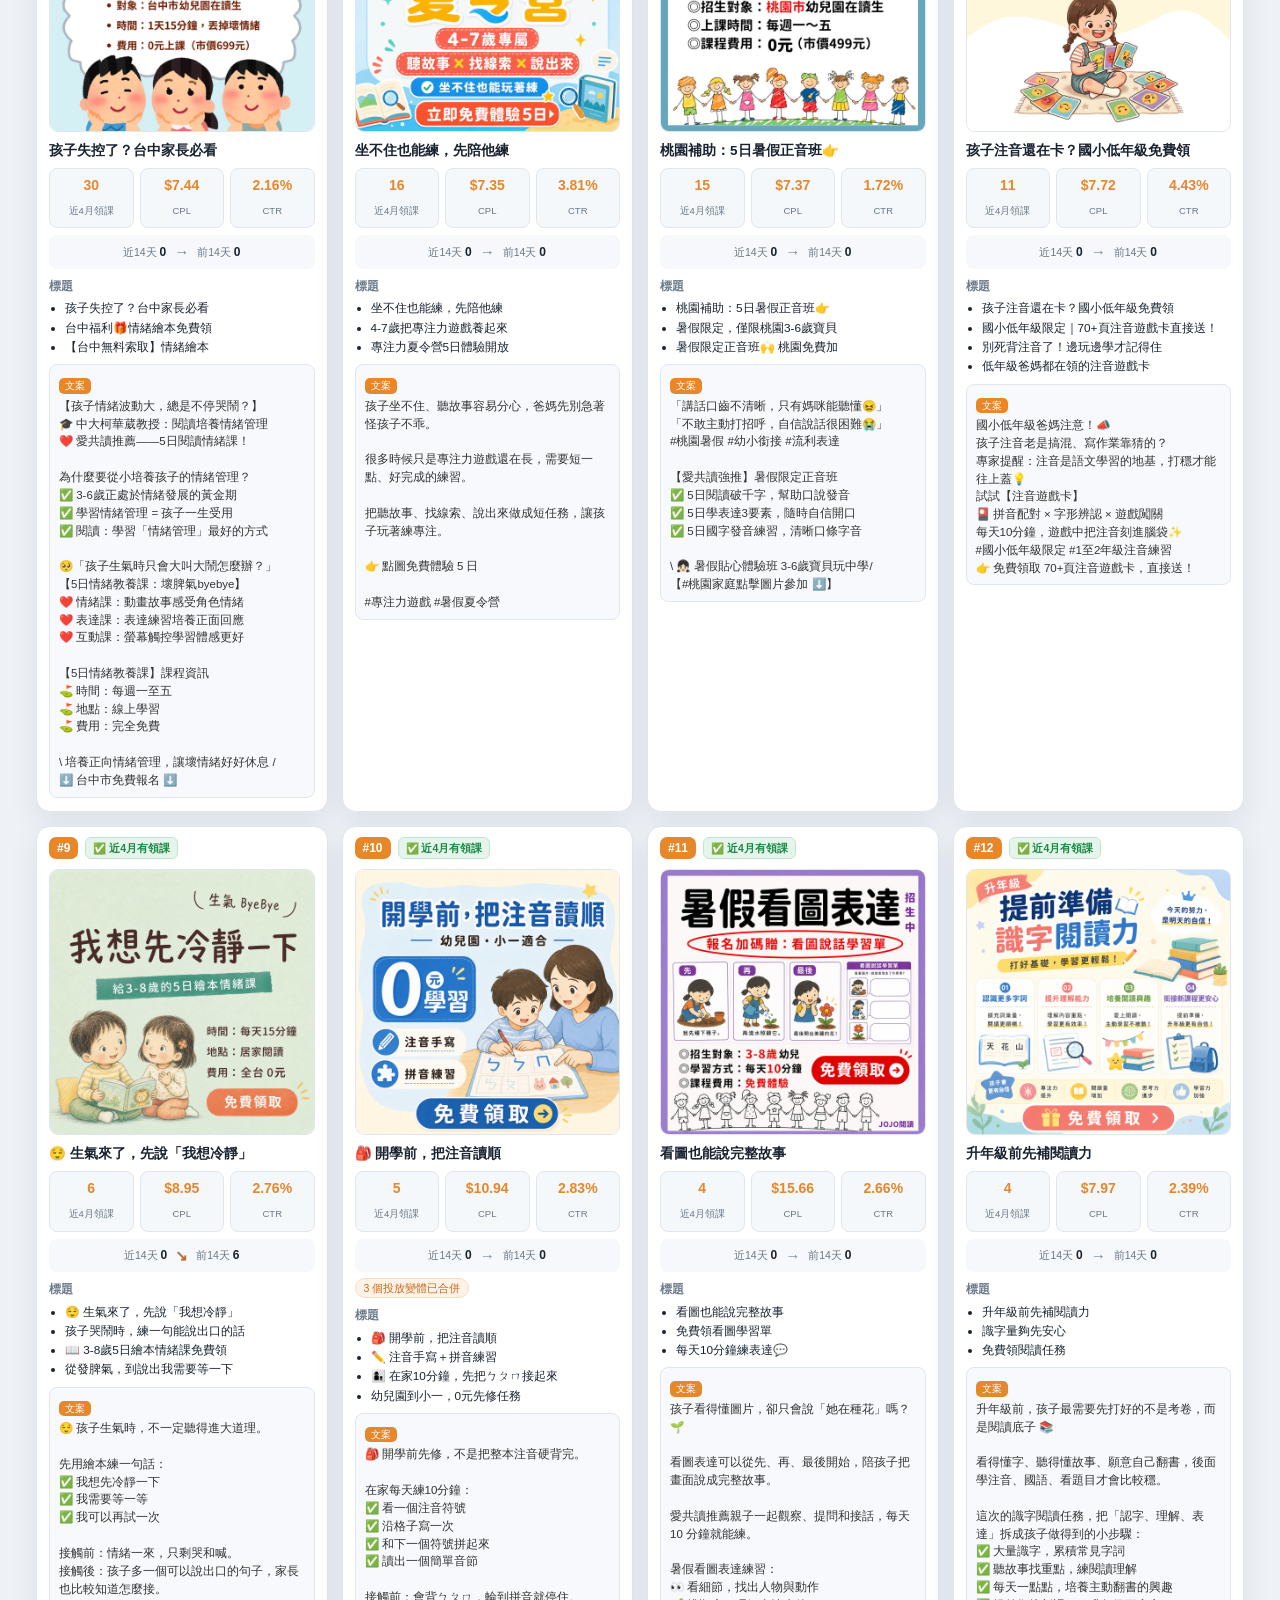
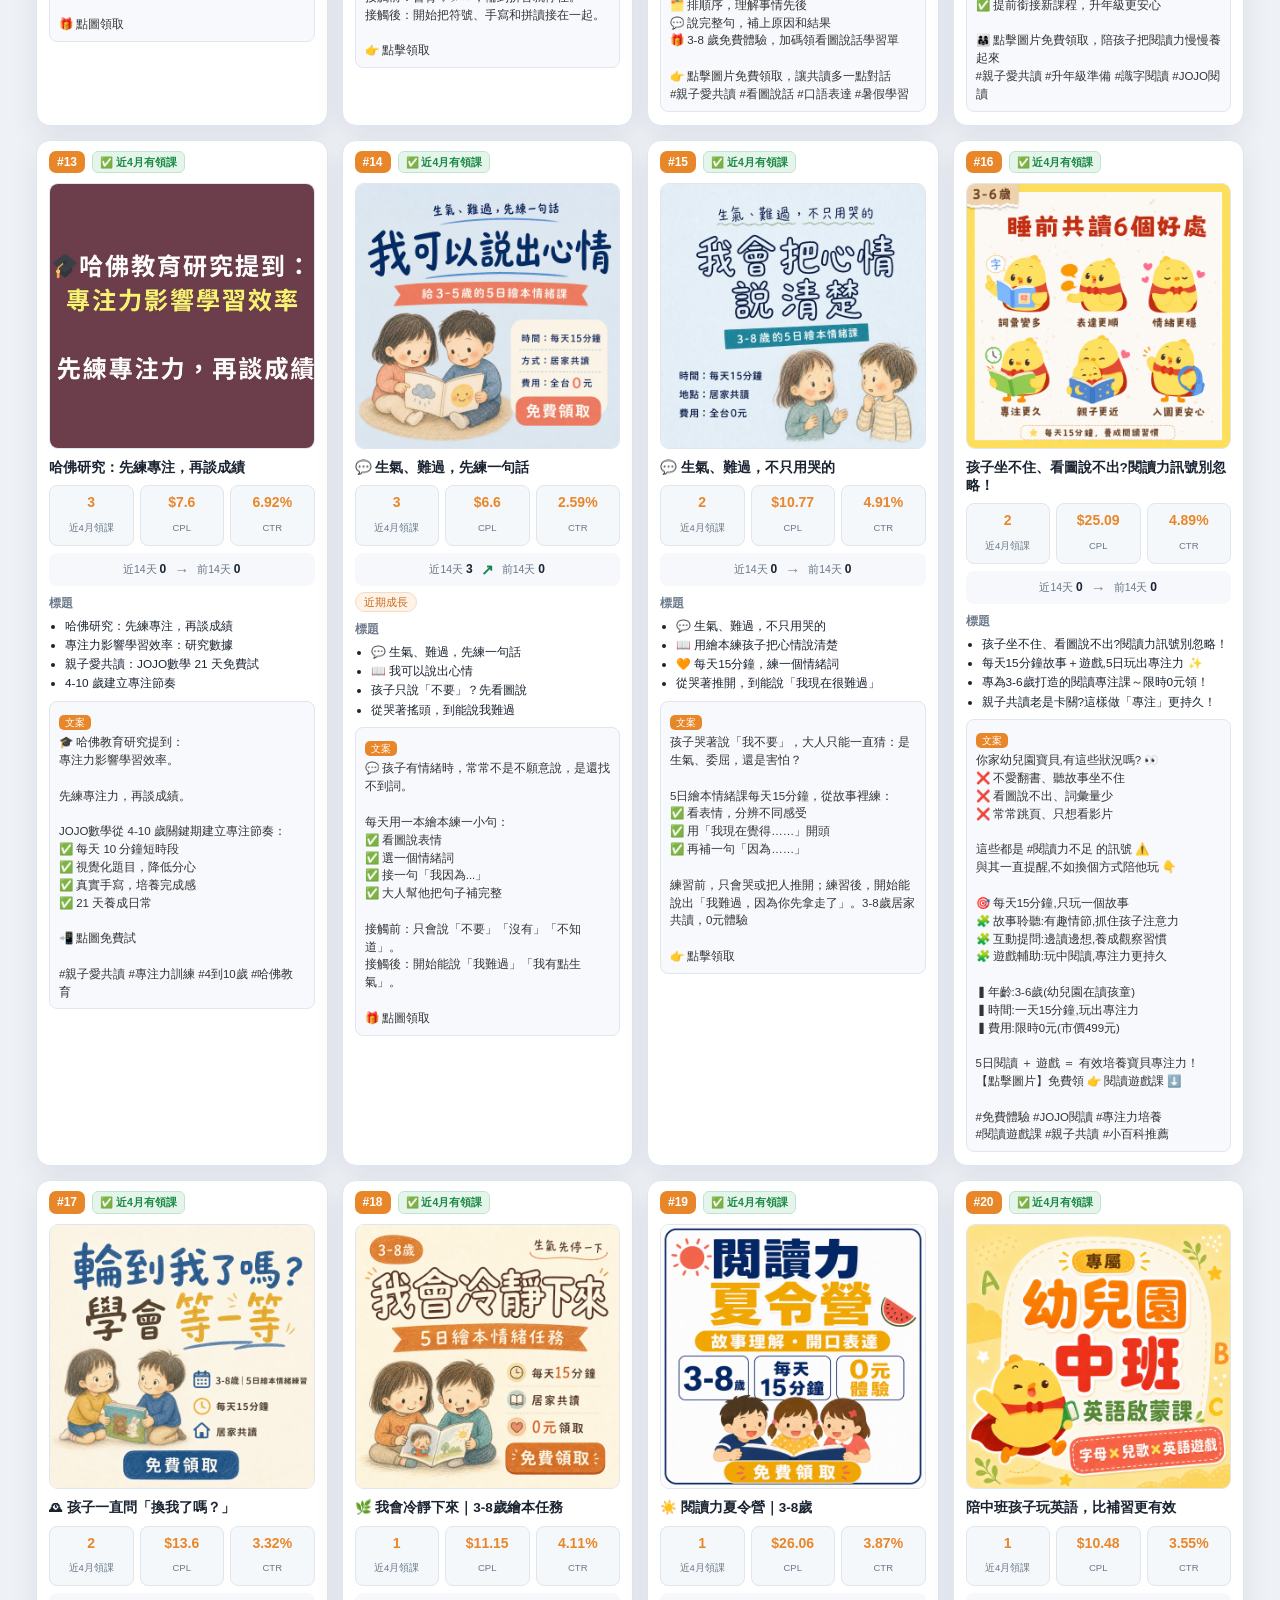
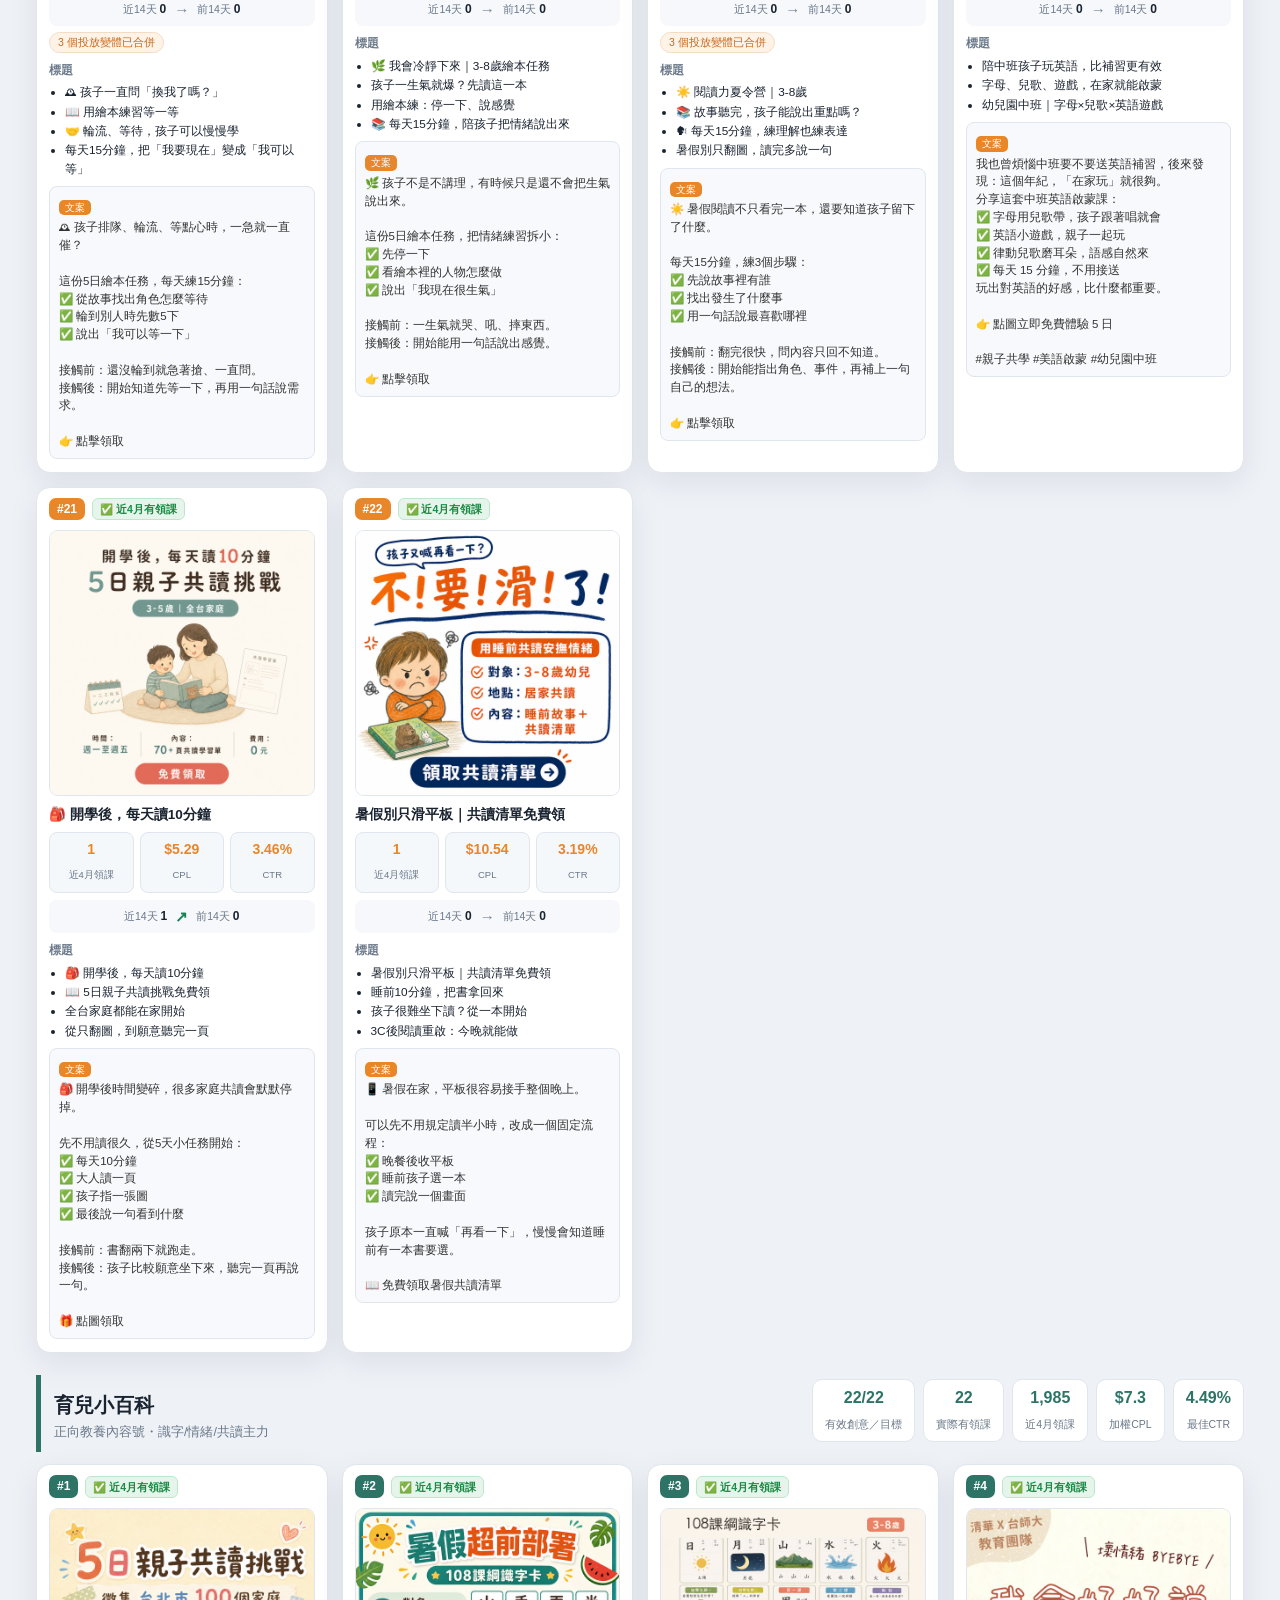
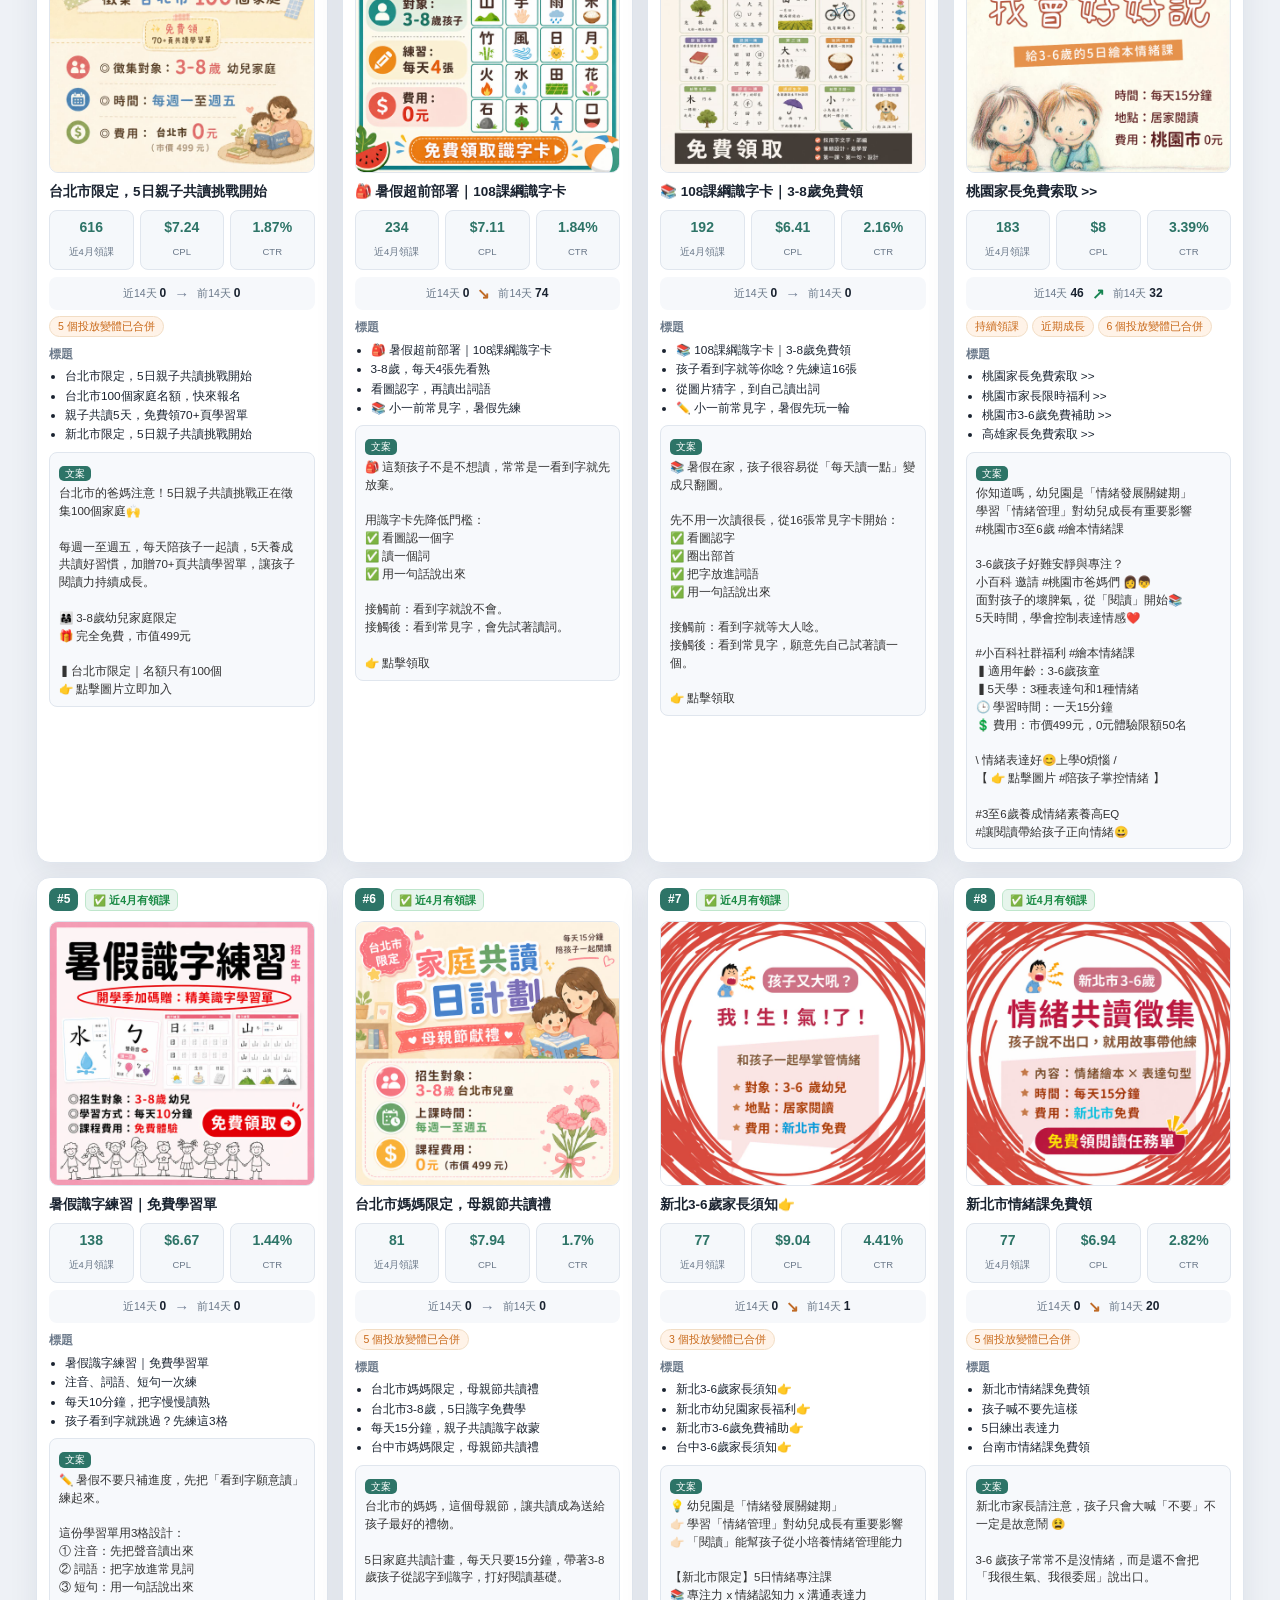
<file: download/reading_monitor/index.html>
<!doctype html>
<html lang="zh-Hant">
<head>
<meta charset="utf-8">
<meta name="viewport" content="width=device-width, initial-scale=1">
<link rel="icon" href="data:,">
<title>廣告創意監控台 · 有訂閱 × 閱讀 × 台灣數學 ｜ Rose Rose</title>
<style>
  :root{--bg:#eef1f6;--ink:#1a2330;--muted:#6a7889;--line:#e0e6ee;--panel:#fff;--shadow:0 10px 30px rgba(20,35,60,.08);}
  *{box-sizing:border-box}html,body{margin:0}
  body{background:var(--bg);color:var(--ink);line-height:1.55;-webkit-text-size-adjust:100%;
    font-family:-apple-system,BlinkMacSystemFont,"PingFang TC","Noto Sans TC","Microsoft JhengHei",sans-serif}
  .wrap{max-width:1240px;margin:0 auto;padding:18px 16px 70px}
  header.hero{background:linear-gradient(120deg,#1f3a5f,#2d7467);color:#fff;border-radius:20px;padding:24px 24px;box-shadow:var(--shadow)}
  header.hero h1{margin:0 0 6px;font-size:23px}
  header.hero p{margin:2px 0;font-size:13px;opacity:.94;max-width:900px}
  .kpis{display:flex;gap:10px;margin-top:16px;flex-wrap:wrap}
  .kpi{background:rgba(255,255,255,.14);border:1px solid rgba(255,255,255,.26);border-radius:13px;padding:9px 15px;flex:1;min-width:110px}
  .kpi b{display:block;font-size:20px}.kpi span{font-size:11.5px;opacity:.9}
  .method{background:var(--panel);border:1px solid var(--line);border-radius:13px;padding:12px 16px;margin:14px 0;font-size:12.5px;color:var(--muted)}
  .method b{color:var(--ink)}
  .toolbar{position:sticky;top:0;z-index:6;background:linear-gradient(var(--bg),var(--bg) 74%,transparent);padding:10px 2px 8px;margin-bottom:4px}
  nav.accnav{display:flex;gap:7px;flex-wrap:wrap}
  nav.accnav a{text-decoration:none;color:var(--ac);background:var(--panel);border:1.5px solid var(--ac);border-radius:999px;padding:5px 12px;font-size:13px;font-weight:600}
  nav.accnav a b{background:var(--ac);color:#fff;border-radius:7px;padding:0 6px;margin-left:3px;font-size:11.5px}
  .acc{margin-top:22px;scroll-margin-top:64px}
  .acc-head{display:flex;justify-content:space-between;align-items:flex-end;gap:16px;flex-wrap:wrap;
    border-left:5px solid var(--ac);padding:4px 0 10px 13px;margin-bottom:12px}
  .acc-title h2{margin:0;font-size:20px}
  .acc-title p{margin:2px 0 0;font-size:12.5px;color:var(--muted)}
  .acc-kpis{display:flex;gap:8px;flex-wrap:wrap}
  .acc-kpis .k{background:var(--panel);border:1px solid var(--line);border-radius:10px;padding:6px 12px;text-align:center;min-width:64px}
  .acc-kpis .k b{display:block;font-size:16px;color:var(--ac)}.acc-kpis .k span{font-size:10.5px;color:var(--muted)}
  .grid{display:grid;grid-template-columns:repeat(auto-fill,minmax(232px,1fr));gap:14px}
  .card{background:var(--panel);border:1px solid var(--line);border-radius:14px;box-shadow:var(--shadow);overflow:hidden;display:flex;flex-direction:column}
  .card.b{opacity:.97}
  .chead{display:flex;align-items:center;gap:7px;padding:10px 12px 0}
  .rank{background:var(--ac);color:#fff;font-weight:700;font-size:12px;border-radius:7px;padding:2px 8px}
  .tag{font-size:10.5px;border-radius:6px;padding:2px 7px;font-weight:600}
  .ta{background:#e6f5ec;color:#1a8a44;border:1px solid #bfe6cc}
  .tb{background:#eef0f4;color:#6a7889;border:1px solid #dde2ea}
  .tm{background:#fff0e9;color:#b84326;border:1px solid #f2c5b5}
  .tc{background:#f2eaff;color:#6530bd;border:1px solid #d9c4fa}
  .visual{display:block;margin:10px 12px 0;border-radius:9px;overflow:hidden;border:1px solid var(--line);background:#faf7f2;cursor:zoom-in}
  .visual img{width:100%;display:block;aspect-ratio:1/1;object-fit:cover}
  .cbody{padding:10px 12px 13px}
  .cbody h4{margin:0 0 8px;font-size:13.5px;line-height:1.35}
  .owner{background:#fff7f2;border:1px solid #f0d8cd;border-radius:8px;padding:7px 9px;margin-bottom:7px}
  .owner span{display:block;font-size:9.5px;color:var(--muted)}.owner b{display:block;font-size:12.5px;color:#9f3f27}
  .owner small{display:block;font-size:10px;color:var(--muted);margin-top:2px}
  .mrow{display:grid;grid-template-columns:repeat(3,1fr);gap:6px}
  .mrow .m{background:#f5f8fb;border:1px solid var(--line);border-radius:8px;padding:6px 3px;text-align:center}
  .mrow .m b{display:block;font-size:14px;color:var(--ac)}.mrow .m span{font-size:9.5px;color:var(--muted)}
  .trend{display:flex;align-items:center;justify-content:center;gap:8px;margin-top:7px;border-radius:8px;padding:5px 7px;font-size:10.5px;background:#f6f8fb;color:var(--muted)}
  .trend span b{color:var(--ink);font-size:12px}.trend i{font-style:normal;font-weight:800;font-size:15px}.trend.up i{color:#168451}.trend.down i{color:#c06b27}.trend.flat i{color:#78859a}
  .chips{margin-top:6px;display:flex;gap:4px;flex-wrap:wrap}.chip{display:inline-block;background:#fff3e8;color:#c96a1b;border:1px solid #f2ddc4;border-radius:999px;font-size:10.5px;padding:1px 8px}
  .libnote{background:#f4f6f9;border:1px dashed #cfd8e3;border-radius:8px;padding:7px 9px;font-size:11.5px;color:#78859a}
  .math-note{background:#fff7f2;border:1px solid #efd5ca;border-radius:11px;padding:9px 12px;margin:-3px 0 12px;font-size:11.5px;color:#76564b}
  .conversion-note{background:#f6f0ff;border:1px solid #dccbf7;border-radius:11px;padding:10px 12px;margin:-3px 0 12px;font-size:11.5px;color:#583c7a}
  .conversion-note code{background:#eadffc;border-radius:5px;padding:1px 5px}
  .conversion-meta{display:flex;justify-content:space-between;gap:8px;align-items:center;margin-top:7px;border-radius:8px;padding:5px 7px;font-size:10px;background:#f6f0ff;color:#715791}
  .conversion-meta b{font-size:10.5px;color:#583c7a;text-align:right}
  .availability,.empty{background:#fff7e8;border:1px solid #efd59d;border-radius:11px;padding:9px 12px;margin:-3px 0 12px;font-size:11.5px;color:#775b23}
  .empty{grid-column:1/-1;margin:0}
  .sec{font-size:11.5px;font-weight:700;margin:9px 0 4px;color:var(--muted)}
  ul.titles{margin:0;padding-left:16px}ul.titles li{font-size:11.8px;margin:1px 0}
  .copy{background:#f7f9fc;border:1px solid var(--line);border-radius:8px;padding:7px 9px;margin-top:8px}
  .copy-tag{display:inline-block;background:var(--ac);color:#fff;font-size:10px;border-radius:5px;padding:0 6px;margin-bottom:4px}
  .copy p{margin:0;font-size:11.5px;color:#333}
  footer{margin-top:30px;text-align:center;color:var(--muted);font-size:12px;line-height:1.8}
  @media(max-width:560px){.grid{grid-template-columns:repeat(auto-fill,minmax(155px,1fr))}header.hero h1{font-size:20px}}
</style>
</head>
<body>
<div class="wrap">
  <header class="hero">
    <h1>📊 廣告創意監控台 · 有訂閱 × 閱讀 × 台灣數學</h1>
    <p>資料截至 2026-09-07。新增「近3個月有訂閱」有效廣告模塊；閱讀帳號各以 22 個實際有領課廣告為目標，台灣數學榜依近兩個月領課排名。同圖跨城市、複本、投放主與模塊皆做視覺去重。</p>
    <div class="kpis">
      <div class="kpi"><b>100</b><span>Arkio 訂閱累計</span></div>
      <div class="kpi"><b>12</b><span>近3月有效代表視覺</span></div>
      <div class="kpi"><b>109</b><span>閱讀分類創意</span></div>
      <div class="kpi"><b>15</b><span>台灣數學 Top</span></div>
    </div>
  </header>

  <div class="method">
    <b>口徑：</b>領課＝Meta 像素 initiate_checkout；訂閱＝Arkio「Meta 投放調控」的 H5 <code>subs_total</code>。Meta 成效資料源為 Arkio 代理 Meta Insights（廣告層級）。
    閱讀榜單依近4月領課由高至低排序，領課相同時以 CTR 較高者優先；同一底圖跨城市、複本或投放主以感知雜湊去重並合併成效。
    <b>✅ 近4月有領課</b>＝期間內至少有1次可歸屬領課；不再使用素材庫或無成效廣告補數。
    <br>訂閱模塊區間：<b>2026-06-07 → 2026-09-07</b>；閱讀區間：<b>2026-05-07 → 2026-09-07</b>，每個帳號目標 22 個；客觀不足時僅列出真實有效數量。訂閱模塊優先保留已轉化視覺，其餘閱讀與數學區會排除相同視覺。另有<b>台灣數學廣告 Top 15</b>，按近2月領課由高至低排名並標示投放主、CTR、CPL與領課；不足 20 張時不以重複或零領課素材補數。
  </div>

  <div class="toolbar">
    <nav class="accnav"><a href="#acc-conversion" style="--ac:#7c3aed">近3月有訂閱 <b>12</b></a><a href="#acc-math" style="--ac:#c14f30">台灣數學 Top <b>15</b></a><a href="#acc-parent" style="--ac:#e8862a">親子愛共讀 <b>22</b></a><a href="#acc-wiki" style="--ac:#2d7467">育兒小百科 <b>22</b></a><a href="#acc-easy" style="--ac:#3a7bd5">輕鬆學國英數 <b>22</b></a><a href="#acc-pages" style="--ac:#7a5bd0">繪本福利社 <b>21</b></a><a href="#acc-jojo" style="--ac:#e0567f">JoJo閱讀 <b>22</b></a><a href="#acc-emily" style="--ac:#5b8c5a">Emily <b>0</b></a></nav>
  </div>


  <section class="acc conversion-acc" id="acc-conversion" data-acc="conversion" style="--ac:#7c3aed">
    <div class="acc-head">
      <div class="acc-title"><h2>近3個月有訂閱的有效廣告</h2><p>2026-06-07～2026-09-07 有實際領課，且 Arkio 投放調控「訂閱」大於 0</p></div>
      <div class="acc-kpis">
        <div class="k"><b>14</b><span>有訂閱廣告組</span></div>
        <div class="k"><b>12</b><span>獨立代表視覺</span></div>
        <div class="k"><b>100</b><span>Arkio訂閱累計</span></div>
        <div class="k"><b>4,786</b><span>Arkio累計領課</span></div>
        <div class="k"><b>2.09%</b><span>領課→訂閱率</span></div>
      </div>
    </div>
    <div class="conversion-note"><b>近3月口徑：</b>2026-06-07～2026-09-07 期間 Meta 至少有 1 次實際領課，且你指定的 Arkio「Meta 投放調控」頁面中，該廣告組的「訂閱」大於 0；依訂閱數排序，同數時以領課→訂閱率較高者優先。<b>Arkio 的訂閱欄位目前是廣告組累計值，頁面沒有日期切片</b>，因此日期範圍用來限定近期仍有實際領課的廣告，不把累計值誤寫成「近3月新增訂閱」。多素材廣告組以近3月 Meta 領課較多的素材作代表圖，並標示共同歸因；視覺已跨模塊去重。 Arkio 更新時間：2026-09-07T05:35:23+08:00。</div>
    <div class="grid">
  <article class="card a conversion-card" data-tier="purchase">
    <div class="chead"><span class="rank">#1</span><span class="tag tc">💳 有訂閱</span></div>
    <a class="visual" href="assets/conversion_01.jpg" target="_blank" rel="noopener"><img loading="lazy" src="assets/conversion_01.jpg" alt="🐤【我們免費了！加減乘除練習 100+頁大放送】"></a>
    <div class="cbody">
      <h4>🐤【我們免費了！加減乘除練習 100+頁大放送】</h4>
      <div class="owner"><span>投放主</span><b>JoJo數學</b><small>25380 練習拼圖-無banner（國小數學基礎）（JOJO數學）授權</small></div>
      <div class="mrow">
        <div class="m"><b>78</b><span>Arkio訂閱</span></div>
        <div class="m"><b>3,486</b><span>Arkio累計領課</span></div>
        <div class="m"><b>2.24%</b><span>領課→訂閱</span></div>
      </div>
      <div class="conversion-meta"><span>Meta 2026-06-07～2026-09-07</span><b>879 領課・CTR 4.5%</b></div>
      <div class="chips"><span class="chip">近3月有實際領課</span><span class="chip">Arkio 廣告組歸因</span></div>
      <div class="sec">標題</div><ul class="titles"><li>🐤【我們免費了！加減乘除練習 100+頁大放送】</li><li>📘【108課綱必備！加減乘除練習 100+頁大放送】</li><li>100+頁加減練習，補齊108課綱計算力</li><li>21天打底100頁，掌握加減運算四大重點</li></ul>
      <div class="copy"><span class="copy-tag">文案</span><p>📣 我們免費了！<br>整整超過 100+ 頁的數學練習內容，免費開放給爸媽！<br><br>孩子在學校跟不上？總覺得計算卡卡？<br>你不是不努力，只是一直找不到一套真的有系統又能陪著走的練習工具。<br><br>🎯 這套 JOJO 數學練習，專為 國小一到四年級 孩子設計：<br>✅ 加減乘除，分齡規劃、逐步引導<br>✅ 不混題、不硬背，每天 10 分鐘，練出節奏感<br>✅ 家長看得懂，孩子做得下去，還有學習小貼紙 + 成就卡，讓孩子自己想繼續往下練！<br><br>📌 點擊圖片就能領取<br><br>#我們免費了 #JOJO數學 #免費練習</p></div>
    </div>
  </article>

  <article class="card a conversion-card" data-tier="purchase">
    <div class="chead"><span class="rank">#2</span><span class="tag tc">💳 有訂閱</span></div>
    <a class="visual" href="assets/conversion_02.jpg" target="_blank" rel="noopener"><img loading="lazy" src="assets/conversion_02.jpg" alt="注音識字班招生中，5日0元"></a>
    <div class="cbody">
      <h4>注音識字班招生中，5日0元</h4>
      <div class="owner"><span>投放主</span><b>JoJo閱讀＋育兒小百科</b><small>25904 注音識字班✅</small></div>
      <div class="mrow">
        <div class="m"><b>6</b><span>Arkio訂閱</span></div>
        <div class="m"><b>174</b><span>Arkio累計領課</span></div>
        <div class="m"><b>3.45%</b><span>領課→訂閱</span></div>
      </div>
      <div class="conversion-meta"><span>Meta 2026-06-07～2026-09-07</span><b>688 領課・CTR 2.39%</b></div>
      <div class="chips"><span class="chip">近3月有實際領課</span><span class="chip">Arkio 廣告組歸因</span></div>
      <div class="sec">標題</div><ul class="titles"><li>注音識字班招生中，5日0元</li><li>4-7歲注音37音+基礎國字100</li><li>升小一銜接，每天10分鐘紮根</li></ul>
      <div class="copy"><span class="copy-tag">文案</span><p>🔤 注音識字班｜招生中<br>5 日免費體驗，名額有限。<br>​<br>✅ 招生對象：4-7 歲幼大至小二<br>⏰ 上課時間：每天 10 分鐘，累積成果<br>📚 課程內容：注音 37 音 + 基礎國字 100<br>💰 課程費用：5 日 0 元（市值 590 元）<br>​<br>幼兒園升小一銜接的最關鍵基礎，從注音開始紮根。<br>​<br>▍5日0元，立即報名<br>👉 點擊圖片立即領取</p></div>
    </div>
  </article>

  <article class="card a conversion-card" data-tier="purchase">
    <div class="chead"><span class="rank">#3</span><span class="tag tc">💳 有訂閱</span></div>
    <a class="visual" href="assets/conversion_03.jpg" target="_blank" rel="noopener"><img loading="lazy" src="assets/conversion_03.jpg" alt="🧩6歲拼讀卡關這樣拆"></a>
    <div class="cbody">
      <h4>🧩6歲拼讀卡關這樣拆</h4>
      <div class="owner"><span>投放主</span><b>育兒小百科＋JoJo閱讀</b><small>26132 GPT-新圖-拼讀卡住真人-小百科・26132 GPT-新圖-拼讀卡住真人-JOJO閱讀</small></div>
      <div class="mrow">
        <div class="m"><b>2</b><span>Arkio訂閱</span></div>
        <div class="m"><b>8</b><span>Arkio累計領課</span></div>
        <div class="m"><b>25%</b><span>領課→訂閱</span></div>
      </div>
      <div class="conversion-meta"><span>Meta 2026-06-07～2026-09-07</span><b>6 領課・CTR 2.39%</b></div>
      <div class="chips"><span class="chip">近3月有實際領課</span><span class="chip">Arkio 廣告組歸因</span><span class="chip">4 個素材共同歸因</span><span class="chip">2 個同視覺廣告組已合併</span></div>
      <div class="sec">標題</div><ul class="titles"><li>🧩6歲拼讀卡關這樣拆</li><li>🔊6歲會念更要會順讀</li><li>📲6歲下載練完整詞句</li><li>🎧6歲聽音找符號再拼</li></ul>
      <div class="copy"><span class="copy-tag">文案</span><p>📣 孩子一個符號一個符號會念，合起來卻讀不出來？<br>6歲需要的是拼讀流程，不是再多背幾遍。<br>​<br>📚 注音拼讀練習<br>✅ 聽辨字詞的正確發音<br>✅ 從畫面找出注音符號<br>✅ 組合後讀出完整詞句<br>👉 點擊圖片，下載JOJO閱讀APP<br>#育兒小百科 #6歲 #升小一注音</p></div>
    </div>
  </article>

  <article class="card a conversion-card" data-tier="purchase">
    <div class="chead"><span class="rank">#4</span><span class="tag tc">💳 有訂閱</span></div>
    <a class="visual" href="assets/conversion_04.jpg" target="_blank" rel="noopener"><img loading="lazy" src="assets/conversion_04.jpg" alt="4-5歲免費練抗挫力"></a>
    <div class="cbody">
      <h4>4-5歲免費練抗挫力</h4>
      <div class="owner"><span>投放主</span><b>育兒小百科＋繪本福利社</b><small>26107 GPT-繪本復刻-我是堅強的小孩-4:5歲(小百科)・26107 GPT-繪本復刻-我是堅強的小孩-4:5歲(繪本福利社)</small></div>
      <div class="mrow">
        <div class="m"><b>2</b><span>Arkio訂閱</span></div>
        <div class="m"><b>36</b><span>Arkio累計領課</span></div>
        <div class="m"><b>5.56%</b><span>領課→訂閱</span></div>
      </div>
      <div class="conversion-meta"><span>Meta 2026-06-07～2026-09-07</span><b>18 領課・CTR 2.7%</b></div>
      <div class="chips"><span class="chip">近3月有實際領課</span><span class="chip">Arkio 廣告組歸因</span><span class="chip">4 個素材共同歸因</span><span class="chip">2 個同視覺廣告組已合併</span></div>
      <div class="sec">標題</div><ul class="titles"><li>4-5歲免費練抗挫力</li><li>4-5歲參加堅強情緒課</li><li>4-5歲遇困難也不放棄</li><li>4-5歲免費讀堅強繪本</li></ul>
      <div class="copy"><span class="copy-tag">文案</span><p>遇到困難就生氣，不是任性，是孩子還缺一個調整方法。💪<br>4-5歲正是建立這項能力的關鍵期。<br>抗挫力來自一次次小成功，不是大人一句要堅強。<br>​<br>📚 5日繪本情緒課｜我是堅強的小孩<br>✅ 每天15分鐘線上共讀<br>✅ 認識挫折後的身體與情緒<br>✅ 學會求助並完成下一小步<br>🎁 全台4-5歲孩子0元免費體驗<br>​<br>👉 點擊圖片，免費領取抗挫課<br>#育兒小百科 #4至5歲 #JOJO閱讀</p></div>
    </div>
  </article>

  <article class="card a conversion-card" data-tier="purchase">
    <div class="chead"><span class="rank">#5</span><span class="tag tc">💳 有訂閱</span></div>
    <a class="visual" href="assets/conversion_05.jpg" target="_blank" rel="noopener"><img loading="lazy" src="assets/conversion_05.jpg" alt="📚 108課綱識字卡｜3-8歲免費領"></a>
    <div class="cbody">
      <h4>📚 108課綱識字卡｜3-8歲免費領</h4>
      <div class="owner"><span>投放主</span><b>親子愛共讀</b><small>25969 復刻-108識字卡拼圖2（Rose）</small></div>
      <div class="mrow">
        <div class="m"><b>2</b><span>Arkio訂閱</span></div>
        <div class="m"><b>166</b><span>Arkio累計領課</span></div>
        <div class="m"><b>1.2%</b><span>領課→訂閱</span></div>
      </div>
      <div class="conversion-meta"><span>Meta 2026-06-07～2026-09-07</span><b>379 領課・CTR 2.05%</b></div>
      <div class="chips"><span class="chip">近3月有實際領課</span><span class="chip">Arkio 廣告組歸因</span><span class="chip">2 個素材共同歸因</span></div>
      <div class="sec">標題</div><ul class="titles"><li>📚 108課綱識字卡｜3-8歲免費領</li><li>孩子看到字就等你唸？先玩16張</li><li>從看圖猜字，到自己讀出詞</li><li>✏️ 小一前常見字，暑假先練一輪</li></ul>
      <div class="copy"><span class="copy-tag">文案</span><p>📚 孩子在暑假很容易只翻圖、不看字。<br>可以先不用要求讀整本，從一張卡做完3件事：<br>✅ 看圖認一個字<br>✅ 把字放進詞語<br>✅ 用一句話說出來<br>​<br>接觸前：看到字就等大人唸。<br>接觸後：看到常見字，會先試著讀出詞，再說一句。<br>​<br>👉 點擊領取</p></div>
    </div>
  </article>

  <article class="card a conversion-card" data-tier="purchase">
    <div class="chead"><span class="rank">#6</span><span class="tag tc">💳 有訂閱</span></div>
    <a class="visual" href="assets/conversion_06.jpg" target="_blank" rel="noopener"><img loading="lazy" src="assets/conversion_06.jpg" alt="關掉螢幕不再暴走"></a>
    <div class="cbody">
      <h4>關掉螢幕不再暴走</h4>
      <div class="owner"><span>投放主</span><b>育兒小百科＋JoJo閱讀</b><small>26067 GPT-博客來小孩再復刻-多主題(小百科) + 26067 GPT-博客來小孩再復刻-多主題(JOJO閱讀)</small></div>
      <div class="mrow">
        <div class="m"><b>2</b><span>Arkio訂閱</span></div>
        <div class="m"><b>182</b><span>Arkio累計領課</span></div>
        <div class="m"><b>1.1%</b><span>領課→訂閱</span></div>
      </div>
      <div class="conversion-meta"><span>Meta 2026-06-07～2026-09-07</span><b>119 領課・CTR 3.33%</b></div>
      <div class="chips"><span class="chip">近3月有實際領課</span><span class="chip">Arkio 廣告組歸因</span></div>
      <div class="sec">標題</div><ul class="titles"><li>關掉螢幕不再暴走</li><li>5日練習情緒轉換</li><li>3至6歲情緒課0元</li></ul>
      <div class="copy"><span class="copy-tag">文案</span><p>一關螢幕就大哭、尖叫，甚至摔東西？📱<br>孩子不是故意唱反調，而是還不會面對「遊戲結束」的失落。<br>先教他說出情緒，才有機會慢慢停下來。<br>​<br>📚 3-6歲5日繪本情緒課<br>⏰ 每天15分鐘，居家就能練<br>💬 認識感受、說出原因、練習轉換<br>🎁 限時全台0元體驗<br>​<br>👉 點擊圖片，陪孩子練習好好關機<br>#育兒小百科 #情緒表達 #3C教養 #JOJO閱讀</p></div>
    </div>
  </article>

  <article class="card a conversion-card" data-tier="purchase">
    <div class="chead"><span class="rank">#7</span><span class="tag tc">💳 有訂閱</span></div>
    <a class="visual" href="assets/conversion_07.jpg" target="_blank" rel="noopener"><img loading="lazy" src="assets/conversion_07.jpg" alt="挫折一來就崩潰嗎"></a>
    <div class="cbody">
      <h4>挫折一來就崩潰嗎</h4>
      <div class="owner"><span>投放主</span><b>育兒小百科＋JoJo閱讀</b><small>26067 GPT-博客來小孩再復刻-多主題3(小百科) + 26067 GPT-博客來小孩再復刻-多主題3(JOJO閱讀)</small></div>
      <div class="mrow">
        <div class="m"><b>2</b><span>Arkio訂閱</span></div>
        <div class="m"><b>182</b><span>Arkio累計領課</span></div>
        <div class="m"><b>1.1%</b><span>領課→訂閱</span></div>
      </div>
      <div class="conversion-meta"><span>Meta 2026-06-07～2026-09-07</span><b>74 領課・CTR 2.31%</b></div>
      <div class="chips"><span class="chip">近3月有實際領課</span><span class="chip">Arkio 廣告組歸因</span></div>
      <div class="sec">標題</div><ul class="titles"><li>挫折一來就崩潰嗎</li><li>教孩子再試一次</li><li>5日陪練挫折耐受力</li></ul>
      <div class="copy"><span class="copy-tag">文案</span><p>積木一倒、遊戲一輸，孩子立刻說「我不要了」？🧱<br>不是抗壓性差，而是還沒學會怎麼面對失敗。<br>大人先示範「停一下，再試一次」，比叫他別哭更有用。<br>​<br>📚 3-6歲5日繪本情緒課<br>💬 說出失望與需要幫忙<br>🧩 把大任務拆成下一小步<br>🌱 從願意再試一次開始累積<br>​<br>👉 點擊圖片，全台0元體驗<br>#育兒小百科 #挫折教育 #情緒韌性</p></div>
    </div>
  </article>

  <article class="card a conversion-card" data-tier="purchase">
    <div class="chead"><span class="rank">#8</span><span class="tag tc">💳 有訂閱</span></div>
    <a class="visual" href="assets/conversion_08.jpg" target="_blank" rel="noopener"><img loading="lazy" src="assets/conversion_08.jpg" alt="😌 孩子生氣時，先練一句「我想冷靜」"></a>
    <div class="cbody">
      <h4>😌 孩子生氣時，先練一句「我想冷靜」</h4>
      <div class="owner"><span>投放主</span><b>JoJo閱讀</b><small>26033 我會冷靜一下（Rose）0803</small></div>
      <div class="mrow">
        <div class="m"><b>2</b><span>Arkio訂閱</span></div>
        <div class="m"><b>270</b><span>Arkio累計領課</span></div>
        <div class="m"><b>0.74%</b><span>領課→訂閱</span></div>
      </div>
      <div class="conversion-meta"><span>Meta 2026-06-07～2026-09-07</span><b>273 領課・CTR 2.2%</b></div>
      <div class="chips"><span class="chip">近3月有實際領課</span><span class="chip">Arkio 廣告組歸因</span><span class="chip">2 個素材共同歸因</span></div>
      <div class="sec">標題</div><ul class="titles"><li>😌 孩子生氣時，先練一句「我想冷靜」</li><li>📚 5日繪本情緒課｜3-8歲0元</li><li>💬 從大哭大叫，到能說出我怎麼了</li><li>生氣不是壞事，孩子需要練說出口</li></ul>
      <div class="copy"><span class="copy-tag">文案</span><p>孩子一急就大喊、推人或哭到停不下來？<br>​<br>這次用5日繪本情緒課，陪孩子每天15分鐘練：<br>✅ 看故事人物的表情<br>✅ 說出「我現在很生氣」<br>✅ 再補一句「我想先冷靜」<br>​<br>接觸前，孩子只會用哭和吼讓大人猜；接觸後，開始能停一下，說出自己正在生氣、想先冷靜。3-8歲可做<br>​<br>👉 點擊領取</p></div>
    </div>
  </article>

  <article class="card a conversion-card" data-tier="purchase">
    <div class="chead"><span class="rank">#9</span><span class="tag tc">💳 有訂閱</span></div>
    <a class="visual" href="assets/conversion_09.jpg" target="_blank" rel="noopener"><img loading="lazy" src="assets/conversion_09.jpg" alt="📖 用繪本，練孩子說出心情"></a>
    <div class="cbody">
      <h4>📖 用繪本，練孩子說出心情</h4>
      <div class="owner"><span>投放主</span><b>親子愛共讀</b><small>26006 我會說出心情（Rose）</small></div>
      <div class="mrow">
        <div class="m"><b>1</b><span>Arkio訂閱</span></div>
        <div class="m"><b>44</b><span>Arkio累計領課</span></div>
        <div class="m"><b>2.27%</b><span>領課→訂閱</span></div>
      </div>
      <div class="conversion-meta"><span>Meta 2026-06-07～2026-09-07</span><b>66 領課・CTR 4.39%</b></div>
      <div class="chips"><span class="chip">近3月有實際領課</span><span class="chip">Arkio 廣告組歸因</span><span class="chip">2 個素材共同歸因</span></div>
      <div class="sec">標題</div><ul class="titles"><li>📖 用繪本，練孩子說出心情</li><li>💬 生氣、難過，不只用哭的</li><li>🧡 5日繪本情緒課｜全台0元</li><li>孩子一急就爆哭？先練一句話</li></ul>
      <div class="copy"><span class="copy-tag">文案</span><p>📖 情緒不是叫孩子忍住，而是讓他有話可以說。<br>​<br>5日繪本任務，每天15分鐘：<br>✅ 跟著角色認識生氣、難過、開心<br>✅ 說出「我現在覺得……」<br>✅ 用故事練一個處理方法<br>​<br>接觸前：生氣只會哭、推開、躲起來。<br>接觸後：開始能說出一個感覺，再聽大人接話<br>​<br>👉 點擊領取</p></div>
    </div>
  </article>

  <article class="card a conversion-card" data-tier="purchase">
    <div class="chead"><span class="rank">#10</span><span class="tag tc">💳 有訂閱</span></div>
    <a class="visual" href="assets/conversion_10.jpg" target="_blank" rel="noopener"><img loading="lazy" src="assets/conversion_10.jpg" alt="平板不離手？15 分鐘把螢幕控變讀書控"></a>
    <div class="cbody">
      <h4>平板不離手？15 分鐘把螢幕控變讀書控</h4>
      <div class="owner"><span>投放主</span><b>Claire國小數學</b><small>25432 3C焦慮純字圖-claire4-備忘錄✅</small></div>
      <div class="mrow">
        <div class="m"><b>1</b><span>Arkio訂閱</span></div>
        <div class="m"><b>53</b><span>Arkio累計領課</span></div>
        <div class="m"><b>1.89%</b><span>領課→訂閱</span></div>
      </div>
      <div class="conversion-meta"><span>Meta 2026-06-07～2026-09-07</span><b>89 領課・CTR 6.32%</b></div>
      <div class="chips"><span class="chip">近3月有實際領課</span><span class="chip">Arkio 廣告組歸因</span><span class="chip">2 個素材共同歸因</span></div>
      <div class="sec">標題</div><ul class="titles"><li>平板不離手？15 分鐘把螢幕控變讀書控</li><li>一天超過 2 小時還喊不夠？3C 高風險自救法</li><li>3C 成癮紅燈？先用 15 分鐘故事闖關拆雷！</li></ul>
      <div class="copy"><span class="copy-tag">文案</span><p>下班一回家，兒子平板不離手。<br>我心想：到底是好奇新鮮，還是 3C 已經上癮？<br><br>👀 兒科醫師給了 3 個「成癮紅燈」：<br>1️⃣ 關機立刻暴怒或無聊到發呆<br>2️⃣ 原本愛玩的積木、積極度 0 分<br>3️⃣ 一天螢幕時間超過 2 小時還喊「不夠」<br><br>如果中了 2 條以上＝⚠ 高風險。<br>我們家後來把晚上的最後 15 分鐘換成 JOJO 閱讀故事闖關。<br>故事→提問→貼紙任務，讓他帶著「任務感」離開螢幕，<br>才 2 週，就能自己說「媽媽，我去拿書了」。<br><br>#3C成癮or好奇 #紅燈自檢表 #晚安故事替代螢幕 #JOJO閱讀</p></div>
    </div>
  </article>

  <article class="card a conversion-card" data-tier="purchase">
    <div class="chead"><span class="rank">#11</span><span class="tag tc">💳 有訂閱</span></div>
    <a class="visual" href="assets/conversion_11.jpg" target="_blank" rel="noopener"><img loading="lazy" src="assets/conversion_11.jpg" alt="台中限定｜孩子專注力救援！"></a>
    <div class="cbody">
      <h4>台中限定｜孩子專注力救援！</h4>
      <div class="owner"><span>投放主</span><b>親子愛共讀</b><small>25607 醜圖-我們免費了分城市-台中市-愛共讀 - 複本</small></div>
      <div class="mrow">
        <div class="m"><b>1</b><span>Arkio訂閱</span></div>
        <div class="m"><b>87</b><span>Arkio累計領課</span></div>
        <div class="m"><b>1.15%</b><span>領課→訂閱</span></div>
      </div>
      <div class="conversion-meta"><span>Meta 2026-06-07～2026-09-07</span><b>233 領課・CTR 3.14%</b></div>
      <div class="chips"><span class="chip">近3月有實際領課</span><span class="chip">Arkio 廣告組歸因</span><span class="chip">2 個素材共同歸因</span></div>
      <div class="sec">標題</div><ul class="titles"><li>台中限定｜孩子專注力救援！</li><li>台中家長推薦！玩出專注力</li><li>台中爸媽都在領的專注力卡</li></ul>
      <div class="copy"><span class="copy-tag">文案</span><p>最近是不是也覺得孩子越來越坐不住？😵‍💫<br> 寫功課3分鐘就分心、上課還常愛亂動？<br> 其實這是孩子「專注力發展還不成熟」的表現！<br>專家建議：只要每天進行「眼腦協調 × 聽覺反應」的刺激訓練，<br> 就能幫助孩子慢慢專心下來✨<br>🎯 【台中市限定｜專注力遊戲卡】免費開放中<br> 包含70+頁互動遊戲，讓孩子一邊玩、一邊練專注：<br> 👀 找找圖 → 訓練觀察力與眼球追蹤<br> 👂 聲音配對 → 強化聽覺注意與記憶<br> 🧩 步驟任務 → 養成持續專注的好習慣<br>每天10分鐘，從遊戲中練出專心力 💪<br> #台中限定 #3至8歲專注力訓練 #家長一致好評<br> 👉 點擊圖片立即領取「專注力遊戲卡」！</p></div>
    </div>
  </article>

  <article class="card a conversion-card" data-tier="purchase">
    <div class="chead"><span class="rank">#12</span><span class="tag tc">💳 有訂閱</span></div>
    <a class="visual" href="assets/conversion_12.jpg" target="_blank" rel="noopener"><img loading="lazy" src="assets/conversion_12.jpg" alt="💬 生氣、難過，不只用哭的"></a>
    <div class="cbody">
      <h4>💬 生氣、難過，不只用哭的</h4>
      <div class="owner"><span>投放主</span><b>親子愛共讀</b><small>26041 情緒力九宮格（Rose）0803</small></div>
      <div class="mrow">
        <div class="m"><b>1</b><span>Arkio訂閱</span></div>
        <div class="m"><b>98</b><span>Arkio累計領課</span></div>
        <div class="m"><b>1.02%</b><span>領課→訂閱</span></div>
      </div>
      <div class="conversion-meta"><span>Meta 2026-06-07～2026-09-07</span><b>107 領課・CTR 4.42%</b></div>
      <div class="chips"><span class="chip">近3月有實際領課</span><span class="chip">Arkio 廣告組歸因</span><span class="chip">2 個素材共同歸因</span></div>
      <div class="sec">標題</div><ul class="titles"><li>💬 生氣、難過，不只用哭的</li><li>😊 情緒表達九宮格｜免費領</li><li>✅ 從只會哭，到能說我現在怎麼了</li><li>每天15分鐘，看表情說一句</li></ul>
      <div class="copy"><span class="copy-tag">文案</span><p>孩子哭著說「不要」，大人常常猜不到是生氣、委屈，還是害怕。<br>​<br>用情緒九宮格陪孩子每天15分鐘練：<br>✅ 看一個表情<br>✅ 選一個情緒詞<br>✅ 用「我覺得……因為……」說一句<br>​<br>練習前，孩子只會哭或推開；練習後，開始能說出「我很難過，因為你先拿走了」<br>​<br>👉 點擊領取</p></div>
    </div>
  </article></div>
  </section>


  <section class="acc math-acc" id="acc-math" data-acc="math" style="--ac:#c14f30">
    <div class="acc-head">
      <div class="acc-title"><h2>台灣數學廣告 Top 15</h2><p>近兩個月領課最多・排除購課與閱讀區已入選視覺</p></div>
      <div class="acc-kpis">
        <div class="k"><b>15</b><span>獨立視覺</span></div>
        <div class="k"><b>185</b><span>近2月領課</span></div>
        <div class="k"><b>$5.2</b><span>加權CPL</span></div>
        <div class="k"><b>3.92%</b><span>加權CTR</span></div>
      </div>
    </div>
    <div class="math-note">範圍：SMART BEAN-TW01 台灣投放帳號，2026-07-09 → 2026-09-07。以 Meta initiate_checkout 排名；同一視覺跨縣市或不同投放主已合併領課，並排除購課轉化與閱讀帳號區已入選的視覺，確保整個監控台不重複。</div>
    <div class="grid">
  <article class="card a math-card" data-tier="A">
    <div class="chead"><span class="rank">#1</span><span class="tag tm">🏆 台灣數學 Top 15</span></div>
    <a class="visual" href="assets/math_01.jpg" target="_blank" rel="noopener"><img loading="lazy" src="assets/math_01.jpg" alt="暑假限定｜計算力夏令營 0 元體驗 ☀️"></a>
    <div class="cbody">
      <h4>暑假限定｜計算力夏令營 0 元體驗 ☀️</h4>
      <div class="owner"><span>投放主</span><b>JoJo數學</b><small>JoJo數學 85領課</small></div>
      <div class="mrow">
        <div class="m"><b>85</b><span>近2月領課</span></div>
        <div class="m"><b>1.86%</b><span>CTR</span></div>
        <div class="m"><b>$4.27</b><span>CPL</span></div>
      </div>

      <div class="sec">標題</div><ul class="titles"><li>暑假限定｜計算力夏令營 0 元體驗 ☀️</li><li>【免費報名】加減法基礎班 前 30 位 🎁</li><li>開學前把加減法練穩 新學期不吃力 ✏️</li><li>6-8 月限時｜4-10 歲計算力夏令營 📘</li></ul>
      <div class="copy"><span class="copy-tag">文案</span><p>暑假兩個月，是孩子數學「翻身」最好的時機 ☀️<br>​<br>開學前把加減法基礎打穩，<br>新學期跟上進度不吃力。<br>​<br>【計算力夏令營】2026 暑假限定：<br>✅ 數字順序＋加法進位＋減法退位 完整覆蓋<br>✅ 每天 10 分鐘，暑假輕鬆養成練習習慣<br>✅ 4-10 歲分齡規劃，難度剛剛好<br>✅ 6-8 月限時體驗<br>​<br>🎁 課程費用 0 元（市價 630 元）<br>前 30 位免費體驗<br>​<br>📲 點圖立即報名<br>​<br>#計算力夏令營 #暑假安排 #小學數學 #JOJO數學</p></div>
    </div>
  </article>

  <article class="card a math-card" data-tier="A">
    <div class="chead"><span class="rank">#2</span><span class="tag tm">🏆 台灣數學 Top 15</span></div>
    <a class="visual" href="assets/math_02.jpg" target="_blank" rel="noopener"><img loading="lazy" src="assets/math_02.jpg" alt="閱讀量不夠別急補題"></a>
    <div class="cbody">
      <h4>閱讀量不夠別急補題</h4>
      <div class="owner"><span>投放主</span><b>Claire國小數學</b><small>Claire國小數學 40領課</small></div>
      <div class="mrow">
        <div class="m"><b>40</b><span>近2月領課</span></div>
        <div class="m"><b>6.31%</b><span>CTR</span></div>
        <div class="m"><b>$6.75</b><span>CPL</span></div>
      </div>

      <div class="sec">標題</div><ul class="titles"><li>閱讀量不夠別急補題</li><li>理解力要從小累積</li><li>每天10分鐘讀懂故事</li></ul>
      <div class="copy"><span class="copy-tag">文案</span><p>看到小一長題目，我第一個念頭也是趕快多做題。<br>但孩子連故事重點都抓不到，題目越長只會越挫折。<br>後來我才懂，理解力不是開學後突然長出來的。<br>​<br>我們用JOJO閱讀每天讀一小段，再聊人物、原因和結果。📚<br>不用一次很多，10分鐘就好。<br>現在他看完比較能說出重點，我也不再只盯著閱讀量。<br>​<br>#閱讀理解 #升小一準備 #JOJO閱讀</p></div>
    </div>
  </article>

  <article class="card a math-card" data-tier="A">
    <div class="chead"><span class="rank">#3</span><span class="tag tm">🏆 台灣數學 Top 15</span></div>
    <a class="visual" href="assets/math_03.jpg" target="_blank" rel="noopener"><img loading="lazy" src="assets/math_03.jpg" alt="🐤【我們免費了！加減法練習 2000+頁大放送】"></a>
    <div class="cbody">
      <h4>🐤【我們免費了！加減法練習 2000+頁大放送】</h4>
      <div class="owner"><span>投放主</span><b>JoJo數學</b><small>JoJo數學 27領課</small></div>
      <div class="mrow">
        <div class="m"><b>27</b><span>近2月領課</span></div>
        <div class="m"><b>1.84%</b><span>CTR</span></div>
        <div class="m"><b>$4.86</b><span>CPL</span></div>
      </div>
      <div class="chips"><span class="chip">2 個投放變體已合併</span></div>
      <div class="sec">標題</div><ul class="titles"><li>🐤【我們免費了！加減法練習 2000+頁大放送】</li><li>✏️【暑假計算不退步｜中班到小四分齡加減教材免費領】</li><li>📘【2000+頁暑假練習包｜中班～四年級爸媽必收！】</li></ul>
      <div class="copy"><span class="copy-tag">文案</span><p>📣 我們免費了！<br>整整超過 2000 頁的數學練習內容，免費開放給爸媽！<br><br>孩子在學校跟不上？總覺得計算卡卡？<br>你不是不努力，只是一直找不到一套真的有系統又能陪著走的練習工具。<br><br>🎯 這套 JOJO 數學練習，專為 中班到四年級 孩子設計：<br>✅ 加減乘除，分齡規劃、逐步引導<br>✅ 不混題、不硬背，每天 10 分鐘，練出節奏感<br>✅ 家長看得懂，孩子做得下去，還有學習小貼紙 + 成就卡，讓孩子自己想繼續往下練！<br><br>📌 點擊圖片就能領取<br><br>#我們免費了 #JOJO數學 #2000頁免費練習 #爸媽的好幫手 #每天十分鐘 #孩子的計算力打底工程</p></div>
    </div>
  </article>

  <article class="card a math-card" data-tier="A">
    <div class="chead"><span class="rank">#4</span><span class="tag tm">🏆 台灣數學 Top 15</span></div>
    <a class="visual" href="assets/math_04.jpg" target="_blank" rel="noopener"><img loading="lazy" src="assets/math_04.jpg" alt="🔢 數字順序、進位、退位一次釐清"></a>
    <div class="cbody">
      <h4>🔢 數字順序、進位、退位一次釐清</h4>
      <div class="owner"><span>投放主</span><b>JoJo數學</b><small>JoJo數學 7領課</small></div>
      <div class="mrow">
        <div class="m"><b>7</b><span>近2月領課</span></div>
        <div class="m"><b>2.62%</b><span>CTR</span></div>
        <div class="m"><b>$3.45</b><span>CPL</span></div>
      </div>

      <div class="sec">標題</div><ul class="titles"><li>🔢 數字順序、進位、退位一次釐清</li><li>✍️ 加減法基礎，別只靠反覆算題</li><li>🧩 找到真正卡住的那一小步</li><li>⏱️ 每天 10 分鐘加減法練習</li></ul>
      <div class="copy"><span class="copy-tag">文案</span><p>孩子加減法算錯時，<br>家長常只看到最後答案不對。<br>​<br>但真正卡住的，可能是數字順序、<br>加法進位，或減法退位其中一步。<br>​<br>一直重做同一頁題目，<br>不一定能讓孩子知道錯在哪裡。<br>​<br>JOJO 數學用加減法基礎課，從容易漏掉的步驟開始練：<br>​<br>✅ 數字順序練習，建立數感<br>✅ 加法進位與減法退位分步理解<br>✅ 1 次學力診斷，安排 14 天客製練習<br>✅ 500+ 題數學評量，循序練習<br>​<br>每天 10 分鐘，把基礎一步一步補起來。<br>​<br>📲 點圖立即領取 0 元體驗<br>​<br>4–10 歲適用｜0 元｜14 天客製練習<br>​<br>#JOJO數學 #加減法 #數感 #小一數學 #數學練習</p></div>
    </div>
  </article>

  <article class="card a math-card" data-tier="A">
    <div class="chead"><span class="rank">#5</span><span class="tag tm">🏆 台灣數學 Top 15</span></div>
    <a class="visual" href="assets/math_05.jpg" target="_blank" rel="noopener"><img loading="lazy" src="assets/math_05.jpg" alt="🌙 陪寫很累，先從一小段練習開始"></a>
    <div class="cbody">
      <h4>🌙 陪寫很累，先從一小段練習開始</h4>
      <div class="owner"><span>投放主</span><b>JoJo數學</b><small>JoJo數學 5領課</small></div>
      <div class="mrow">
        <div class="m"><b>5</b><span>近2月領課</span></div>
        <div class="m"><b>2.4%</b><span>CTR</span></div>
        <div class="m"><b>$3.76</b><span>CPL</span></div>
      </div>

      <div class="sec">標題</div><ul class="titles"><li>🌙 陪寫很累，先從一小段練習開始</li><li>🪑 讓孩子慢慢練習自己往下做</li><li>✅ 從完成第一題開始少一點陪坐</li><li>⏱️ 每天 5–10 分鐘計算訓練</li></ul>
      <div class="copy"><span class="copy-tag">文案</span><p>你一離開座位，孩子就停筆。<br>一份作業，常常陪到睡前還沒結束。<br>​<br>家長需要的，不是讓孩子一次做更多。<br>而是讓他慢慢知道下一步能怎麼做。<br>​<br>若每題都等大人先提示，<br>練習很容易變成親子拉鋸。<br>​<br>JOJO 數學用短時、可安排的計算練習，建立每天的節奏：<br>​<br>✅ 1 次學力診斷，先了解練習起點<br>✅ 10 分鐘每日練習計劃<br>✅ 14 天專注計算訓練<br>✅ 手機、平板都能使用<br>​<br>每天約 5–10 分鐘，先讓孩子完成眼前的一小段。<br>​<br>📲 點圖加入官方帳號，領取免費 14 天練習<br>​<br>中班–小四適用｜免費 14 天練習<br>​<br>#JOJO數學 #陪寫作業 #自主學習 #親子時間 #計算訓練</p></div>
    </div>
  </article>

  <article class="card a math-card" data-tier="A">
    <div class="chead"><span class="rank">#6</span><span class="tag tm">🏆 台灣數學 Top 15</span></div>
    <a class="visual" href="assets/math_06.jpg" target="_blank" rel="noopener"><img loading="lazy" src="assets/math_06.jpg" alt="看完就忘問題在哪"></a>
    <div class="cbody">
      <h4>看完就忘問題在哪</h4>
      <div class="owner"><span>投放主</span><b>輕鬆學國英數＋Claire國小數學</b><small>輕鬆學國英數 2領課・Claire國小數學 2領課</small></div>
      <div class="mrow">
        <div class="m"><b>4</b><span>近2月領課</span></div>
        <div class="m"><b>4.24%</b><span>CTR</span></div>
        <div class="m"><b>$12.47</b><span>CPL</span></div>
      </div>
      <div class="chips"><span class="chip">2 個投放變體已合併</span></div>
      <div class="sec">標題</div><ul class="titles"><li>看完就忘問題在哪</li><li>四個訊號檢查閱讀力</li><li>5日閱讀理解訓練</li><li>故事看完卻說不出來</li></ul>
      <div class="copy"><span class="copy-tag">文案</span><p>故事看完卻說不出重點，問題可能不在記憶力。<br>只滑過文字、篇幅太長、不會抓關鍵、缺少讀後輸出，都會讓內容留不下來。<br>閱讀理解要有方法，不是多讀一次就好。📚<br>​<br>國小輕鬆學建議：<br>👀 讀前先帶問題<br>⏰ 篇幅分段<br>🔍 找人物、事件、原因與結果<br>💬 讀後口述並用一句話總結<br>​<br>👉 點擊圖片，免費體驗5日閱讀理解訓練<br>#國小輕鬆學 #閱讀理解 #抓重點</p></div>
    </div>
  </article>

  <article class="card a math-card" data-tier="A">
    <div class="chead"><span class="rank">#7</span><span class="tag tm">🏆 台灣數學 Top 15</span></div>
    <a class="visual" href="assets/math_07.jpg" target="_blank" rel="noopener"><img loading="lazy" src="assets/math_07.jpg" alt="🏫 開學先看數字順序、進位、退位"></a>
    <div class="cbody">
      <h4>🏫 開學先看數字順序、進位、退位</h4>
      <div class="owner"><span>投放主</span><b>輕鬆學國英數</b><small>輕鬆學國英數 4領課</small></div>
      <div class="mrow">
        <div class="m"><b>4</b><span>近2月領課</span></div>
        <div class="m"><b>2.21%</b><span>CTR</span></div>
        <div class="m"><b>$5.03</b><span>CPL</span></div>
      </div>

      <div class="sec">標題</div><ul class="titles"><li>🏫 開學先看數字順序、進位、退位</li><li>🔍 不急著加題量，先找計算卡點</li><li>🧮 三種加減法基礎一次檢查</li><li>⏱️ 每天 10 分鐘，慢慢補穩基礎</li></ul>
      <div class="copy"><span class="copy-tag">文案</span><p>開學第一週，作業內容一下變多。<br>但家長最難判斷的，是孩子到底卡在哪裡。<br>​<br>是數字順序還不熟？<br>還是加法進位、減法退位容易漏步驟？<br>​<br>如果沒找到卡點就一直加題量，<br>孩子常常只是越寫越挫折。<br>​<br>JOJO 數學加減法基礎課，先把三個重點分開練：<br>​<br>✅ 數字順序，建立數感<br>✅ 加法進位，練習正確流程<br>✅ 減法退位，減少計算卡關<br>✅ 1 次學力診斷＋14 天客製練習<br>​<br>每天 10 分鐘，從孩子真正需要的地方開始。<br>​<br>📲 點圖立即領取 0 元體驗<br>​<br>4–10 歲適用｜0 元｜14 天客製練習<br>​<br>#輕鬆學 #開學數學 #加減法 #小一準備 #數感練習</p></div>
    </div>
  </article>

  <article class="card a math-card" data-tier="A">
    <div class="chead"><span class="rank">#8</span><span class="tag tm">🏆 台灣數學 Top 15</span></div>
    <a class="visual" href="assets/math_08.jpg" target="_blank" rel="noopener"><img loading="lazy" src="assets/math_08.jpg" alt="📈 台中市免費：進退位5日練熟"></a>
    <div class="cbody">
      <h4>📈 台中市免費：進退位5日練熟</h4>
      <div class="owner"><span>投放主</span><b>JoJo數學</b><small>JoJo數學 3領課</small></div>
      <div class="mrow">
        <div class="m"><b>3</b><span>近2月領課</span></div>
        <div class="m"><b>1.46%</b><span>CTR</span></div>
        <div class="m"><b>$3.84</b><span>CPL</span></div>
      </div>
      <div class="chips"><span class="chip">2 個投放變體已合併</span><span class="chip">1 個縣市版已合併</span></div>
      <div class="sec">標題</div><ul class="titles"><li>📈 台中市免費：進退位5日練熟</li><li>📸 台中市孩童｜進退位用看的就懂</li><li>🧱 台中市4-10歲計算基礎班</li><li>📈 桃園市免費：進退位5日練熟</li></ul>
      <div class="copy"><span class="copy-tag">文案</span><p>台中市的 4～10 歲孩子，暑假正適合把計算基礎補起來。<br>​<br>進位加法、退位減法如果只靠背，很容易一換題型就卡住；先用圖像理解，再短時間反覆練，孩子會更穩。<br>​<br>JOJO 數學 5 日計算力啟蒙夏令營，這次開放免費領課：<br>✅ 數感打底：先看懂數量，不急著硬背<br>✅ 加減法基礎：滿十進位、借十退位一次整理<br>✅ 應用題銜接：從讀題、畫圖到列式<br>✅ 線上體驗課：在家每天短練，暑假把底子補起來<br>​<br>適合住在台中市、想補計算基礎，或開學前先穩住加減法的孩子。<br>📲 點圖加老師免費領課<br>​<br>#JOJO數學 #計算基礎 #進退位 #暑假數學</p></div>
    </div>
  </article>

  <article class="card a math-card" data-tier="A">
    <div class="chead"><span class="rank">#9</span><span class="tag tm">🏆 台灣數學 Top 15</span></div>
    <a class="visual" href="assets/math_09.jpg" target="_blank" rel="noopener"><img loading="lazy" src="assets/math_09.jpg" alt="💬 先問這一句，不急著告訴他答案"></a>
    <div class="cbody">
      <h4>💬 先問這一句，不急著告訴他答案</h4>
      <div class="owner"><span>投放主</span><b>輕鬆學國英數</b><small>輕鬆學國英數 2領課</small></div>
      <div class="mrow">
        <div class="m"><b>2</b><span>近2月領課</span></div>
        <div class="m"><b>3.75%</b><span>CTR</span></div>
        <div class="m"><b>$4.67</b><span>CPL</span></div>
      </div>

      <div class="sec">標題</div><ul class="titles"><li>💬 先問這一句，不急著告訴他答案</li><li>➕➖ 看懂數量關係，再決定加或減</li><li>📘 應用題卡住，常不是算不出來</li><li>🧮 小一–小四數學基礎養成</li></ul>
      <div class="copy"><span class="copy-tag">文案</span><p>孩子看到應用題就問：<br>「這題到底要加還是減？」<br>​<br>先別急著把算式講出來。<br>可以先問他：「題目裡的數量，是變多了還是變少了？」<br>​<br>如果只背加減符號，<br>題目換一個情境又容易重新卡住。<br>​<br>JOJO 數學從數感與運算基礎，陪孩子把關係看清楚：<br>​<br>✅ 20 以內加減，建立基礎運算<br>✅ 百位直式，循序理解計算步驟<br>✅ 乘除入門，接上後續學習<br>✅ 計算流暢度強化，建立定期練習耐力<br>​<br>先從一道題的數量關係開始，慢慢把基礎接起來。<br>​<br>📲 點圖免費體驗 14 天<br>​<br>小一–小四適用｜免費體驗 14 天<br>​<br>#輕鬆學 #應用題 #小學數學 #數感 #加減法</p></div>
    </div>
  </article>

  <article class="card a math-card" data-tier="A">
    <div class="chead"><span class="rank">#10</span><span class="tag tm">🏆 台灣數學 Top 15</span></div>
    <a class="visual" href="assets/math_10.jpg" target="_blank" rel="noopener"><img loading="lazy" src="assets/math_10.jpg" alt="🪑 不用每一題都坐在旁邊"></a>
    <div class="cbody">
      <h4>🪑 不用每一題都坐在旁邊</h4>
      <div class="owner"><span>投放主</span><b>JoJo數學</b><small>JoJo數學 2領課</small></div>
      <div class="mrow">
        <div class="m"><b>2</b><span>近2月領課</span></div>
        <div class="m"><b>2.99%</b><span>CTR</span></div>
        <div class="m"><b>$4.06</b><span>CPL</span></div>
      </div>

      <div class="sec">標題</div><ul class="titles"><li>🪑 不用每一題都坐在旁邊</li><li>🌙 晚餐後，先讓孩子完成第一小步</li><li>📝 從第一題開始建立自主節奏</li><li>⏱️ 每天 5–10 分鐘的計算練習</li></ul>
      <div class="copy"><span class="copy-tag">文案</span><p>晚餐後，作業本攤開了。<br>孩子卻一直看著你，等你坐到旁邊才肯寫。<br>​<br>很多時候，不是孩子故意拖。<br>而是第一題還不知道怎麼開始。<br>​<br>一直陪著做，孩子容易更習慣等提示；<br>練習時間一拉長，親子都更累。<br>​<br>JOJO 數學把每天的練習拆成孩子較容易進入的小段：<br>​<br>✅ 先做 1 次學力診斷<br>✅ 依程度安排每日練習計劃<br>✅ 每天約 5–10 分鐘專注計算訓練<br>✅ 手機、平板都能練習<br>​<br>先從一題開始，慢慢建立自己的練習節奏。<br>​<br>📲 點圖加入官方帳號，領取免費 14 天練習<br>​<br>中班–小四適用｜免費 14 天練習<br>​<br>#JOJO數學 #自主學習 #親子作業 #計算練習 #台灣家長</p></div>
    </div>
  </article>

  <article class="card a math-card" data-tier="A">
    <div class="chead"><span class="rank">#11</span><span class="tag tm">🏆 台灣數學 Top 15</span></div>
    <a class="visual" href="assets/math_11.jpg" target="_blank" rel="noopener"><img loading="lazy" src="assets/math_11.jpg" alt="🔍 小二最常卡的 3 種數學題"></a>
    <div class="cbody">
      <h4>🔍 小二最常卡的 3 種數學題</h4>
      <div class="owner"><span>投放主</span><b>JoJo數學</b><small>JoJo數學 2領課</small></div>
      <div class="mrow">
        <div class="m"><b>2</b><span>近2月領課</span></div>
        <div class="m"><b>1.37%</b><span>CTR</span></div>
        <div class="m"><b>$9.71</b><span>CPL</span></div>
      </div>

      <div class="sec">標題</div><ul class="titles"><li>🔍 小二最常卡的 3 種數學題</li><li>📘 開學前，先看小二常錯題地圖</li><li>🧮 小二數學不是只會算答案</li><li>✏️ 題型一換就停住？先看這裡</li></ul>
      <div class="copy"><span class="copy-tag">文案</span><p>小二孩子會算單一題，換成新題型卻容易停住。<br>​<br>卡的常是讀題、列式或計算步驟，不只是答案。<br>​<br>只看答案對錯，家長很難知道要從哪裡補。<br>​<br>JOJO 數學用國小數學基礎養成，從加減到直式與乘除入門循序練：  <br>✅ 對應 108 課綱  <br>✅ 20 以內加減  <br>✅ 百位直式  <br>✅ 乘除入門<br>​<br>每天 10 分鐘，把基礎走穩。<br>​<br>📲 點圖立即免費報名  <br>小一-小四適用，0 元，免費體驗 14 天<br>​<br>#開學準備 #國小數學 #數感 #親子學習 #JOJO數學</p></div>
    </div>
  </article>

  <article class="card a math-card" data-tier="A">
    <div class="chead"><span class="rank">#12</span><span class="tag tm">🏆 台灣數學 Top 15</span></div>
    <a class="visual" href="assets/math_12.jpg" target="_blank" rel="noopener"><img loading="lazy" src="assets/math_12.jpg" alt="🧮 升小二前，加減三關先走穩"></a>
    <div class="cbody">
      <h4>🧮 升小二前，加減三關先走穩</h4>
      <div class="owner"><span>投放主</span><b>輕鬆學國英數</b><small>輕鬆學國英數 1領課</small></div>
      <div class="mrow">
        <div class="m"><b>1</b><span>近2月領課</span></div>
        <div class="m"><b>5.52%</b><span>CTR</span></div>
        <div class="m"><b>$5.99</b><span>CPL</span></div>
      </div>

      <div class="sec">標題</div><ul class="titles"><li>🧮 升小二前，加減三關先走穩</li><li>📘 開學前一週，先補加減步驟</li><li>✏️ 數字順序、進位、退位一次整理</li><li>🌟 小二數學，先把基礎接好</li></ul>
      <div class="copy"><span class="copy-tag">文案</span><p>升小二後，孩子常在加減題裡反覆卡住。<br>​<br>加減熟練度還沒有建立。<br>​<br>只多寫題目，不會自動補上數字順序、進位與退位的缺口。<br>​<br>JOJO 數學用每天 10 分鐘的加減法基礎課，系統練數字順序、進位與退位：  <br>✅ 數字順序  <br>✅ 加法進位  <br>✅ 減法退位  <br>✅ 500+ 題數學評量<br>​<br>每天 10 分鐘，把基礎走穩。<br>​<br>📲 點圖立即免費報名  <br>4-10 歲適用，0 元；1 次學力診斷＋14 天客製練習<br>​<br>#開學準備 #國小數學 #數感 #親子學習 #JOJO數學</p></div>
    </div>
  </article>

  <article class="card a math-card" data-tier="A">
    <div class="chead"><span class="rank">#13</span><span class="tag tm">🏆 台灣數學 Top 15</span></div>
    <a class="visual" href="assets/math_13.jpg" target="_blank" rel="noopener"><img loading="lazy" src="assets/math_13.jpg" alt="🎒 升小一前，數學先準備這幾步"></a>
    <div class="cbody">
      <h4>🎒 升小一前，數學先準備這幾步</h4>
      <div class="owner"><span>投放主</span><b>JoJo數學</b><small>JoJo數學 1領課</small></div>
      <div class="mrow">
        <div class="m"><b>1</b><span>近2月領課</span></div>
        <div class="m"><b>1.96%</b><span>CTR</span></div>
        <div class="m"><b>$19.19</b><span>CPL</span></div>
      </div>

      <div class="sec">標題</div><ul class="titles"><li>🎒 升小一前，數學先準備這幾步</li><li>🧸 新書包準備好了，數感也一起準備</li><li>📘 小一第一週，從數學基礎開始</li><li>🔢 升小一的數學銜接地圖</li></ul>
      <div class="copy"><span class="copy-tag">文案</span><p>升小一前，家長擔心孩子進教室後跟不上數學節奏。<br>​<br>不必超前學很多，但基礎要能接上。<br>​<br>只提早刷大量題目，孩子容易只記答案、不懂步驟。<br>​<br>JOJO 數學用國小數學基礎養成，從加減到直式與乘除入門循序接起來：  <br>✅ 對應 108 課綱  <br>✅ 20 以內加減  <br>✅ 百位直式  <br>✅ 乘除入門<br>​<br>每天 10 分鐘，把基礎走穩。<br>​<br>📲 點圖立即免費報名  <br>小一-小四適用，0 元，免費體驗 14 天<br>​<br>#開學準備 #國小數學 #數感 #親子學習 #JOJO數學</p></div>
    </div>
  </article>

  <article class="card a math-card" data-tier="A">
    <div class="chead"><span class="rank">#14</span><span class="tag tm">🏆 台灣數學 Top 15</span></div>
    <a class="visual" href="assets/math_14.jpg" target="_blank" rel="noopener"><img loading="lazy" src="assets/math_14.jpg" alt="🌙 陪寫很累，先從一小段練習開始"></a>
    <div class="cbody">
      <h4>🌙 陪寫很累，先從一小段練習開始</h4>
      <div class="owner"><span>投放主</span><b>JoJo數學</b><small>JoJo數學 1領課</small></div>
      <div class="mrow">
        <div class="m"><b>1</b><span>近2月領課</span></div>
        <div class="m"><b>1.84%</b><span>CTR</span></div>
        <div class="m"><b>$4.49</b><span>CPL</span></div>
      </div>

      <div class="sec">標題</div><ul class="titles"><li>🌙 陪寫很累，先從一小段練習開始</li><li>🪑 讓孩子慢慢練習自己往下做</li><li>✅ 從完成第一題開始少一點陪坐</li><li>⏱️ 每天 5–10 分鐘計算訓練</li></ul>
      <div class="copy"><span class="copy-tag">文案</span><p>你一離開座位，孩子就停筆。<br>一份作業，常常陪到睡前還沒結束。<br>​<br>家長需要的，不是讓孩子一次做更多。<br>而是讓他慢慢知道下一步能怎麼做。<br>​<br>若每題都等大人先提示，<br>練習很容易變成親子拉鋸。<br>​<br>JOJO 數學用短時、可安排的計算練習，建立每天的節奏：<br>​<br>✅ 1 次學力診斷，先了解練習起點<br>✅ 10 分鐘每日練習計劃<br>✅ 14 天專注計算訓練<br>✅ 手機、平板都能使用<br>​<br>每天約 5–10 分鐘，先讓孩子完成眼前的一小段。<br>​<br>📲 點圖加入官方帳號，領取免費 14 天練習<br>​<br>中班–小四適用｜免費 14 天練習<br>​<br>#JOJO數學 #陪寫作業 #自主學習 #親子時間 #計算訓練</p></div>
    </div>
  </article>

  <article class="card a math-card" data-tier="A">
    <div class="chead"><span class="rank">#15</span><span class="tag tm">🏆 台灣數學 Top 15</span></div>
    <a class="visual" href="assets/math_15.jpg" target="_blank" rel="noopener"><img loading="lazy" src="assets/math_15.jpg" alt="🏫 開學先看數字順序、進位、退位"></a>
    <div class="cbody">
      <h4>🏫 開學先看數字順序、進位、退位</h4>
      <div class="owner"><span>投放主</span><b>輕鬆學國英數</b><small>輕鬆學國英數 1領課</small></div>
      <div class="mrow">
        <div class="m"><b>1</b><span>近2月領課</span></div>
        <div class="m"><b>1.1%</b><span>CTR</span></div>
        <div class="m"><b>$0.76</b><span>CPL</span></div>
      </div>

      <div class="sec">標題</div><ul class="titles"><li>🏫 開學先看數字順序、進位、退位</li><li>🔍 不急著加題量，先找計算卡點</li><li>🧮 三種加減法基礎一次檢查</li><li>⏱️ 每天 10 分鐘，慢慢補穩基礎</li></ul>
      <div class="copy"><span class="copy-tag">文案</span><p>開學第一週，作業內容一下變多。<br>但家長最難判斷的，是孩子到底卡在哪裡。<br>​<br>是數字順序還不熟？<br>還是加法進位、減法退位容易漏步驟？<br>​<br>如果沒找到卡點就一直加題量，<br>孩子常常只是越寫越挫折。<br>​<br>JOJO 數學加減法基礎課，先把三個重點分開練：<br>​<br>✅ 數字順序，建立數感<br>✅ 加法進位，練習正確流程<br>✅ 減法退位，減少計算卡關<br>✅ 1 次學力診斷＋14 天客製練習<br>​<br>每天 10 分鐘，從孩子真正需要的地方開始。<br>​<br>📲 點圖立即領取 0 元體驗<br>​<br>4–10 歲適用｜0 元｜14 天客製練習<br>​<br>#輕鬆學 #開學數學 #加減法 #小一準備 #數感練習</p></div>
    </div>
  </article></div>
  </section>


  <section class="acc" id="acc-parent" data-acc="parent" style="--ac:#e8862a">
    <div class="acc-head">
      <div class="acc-title"><h2>親子愛共讀</h2><p>知識分享繪本號・專注力/共讀鉤子</p></div>
      <div class="acc-kpis">
        <div class="k"><b>22/22</b><span>有效創意／目標</span></div>
        <div class="k"><b>22</b><span>實際有領課</span></div>
        <div class="k"><b>498</b><span>近4月領課</span></div>
        <div class="k"><b>$7.4</b><span>加權CPL</span></div>
        <div class="k"><b>6.92%</b><span>最佳CTR</span></div>
      </div>
    </div>

    <div class="grid">
  <article class="card a" data-tier="A">
    <div class="chead"><span class="rank">#1</span><span class="tag ta">✅ 近4月有領課</span></div>
    <a class="visual" href="assets/parent_01.jpg" target="_blank" rel="noopener"><img loading="lazy" src="assets/parent_01.jpg" alt="🧩 情緒表達九宮格｜免費領"></a>
    <div class="cbody">
      <h4>🧩 情緒表達九宮格｜免費領</h4>
      <div class="mrow">
         <div class="m"><b>233</b><span>近4月領課</span></div>
         <div class="m"><b>$6.56</b><span>CPL</span></div>
         <div class="m"><b>5.71%</b><span>CTR</span></div>
       </div>
       <div class="trend up">
         <span>近14天 <b>61</b></span>
         <i>↗</i>
         <span>前14天 <b>48</b></span>
       </div><div class="chips"><span class="chip">持續領課</span><span class="chip">近期成長</span></div>
      <div class="sec">標題</div><ul class="titles"><li>🧩 情緒表達九宮格｜免費領</li><li>孩子只會說「好」「不好」？</li><li>看表情，練出9個情緒詞</li><li>✏️ 每天選一格，說一句話</li></ul>
      <div class="copy"><span class="copy-tag">文案</span><p>🧩 很多孩子不是沒有感覺，是詞太少。<br>​<br>這張九宮格可以每天練一格：<br>✅ 看表情<br>✅ 說情緒詞<br>✅ 補上一句生活例子<br>​<br>接觸前：只會說「好」「不好」「不知道」。<br>接觸後：開始能說開心、生氣、害怕、緊張。<br>​<br>👉 點擊領取</p></div>
    </div>
  </article>

  <article class="card a" data-tier="A">
    <div class="chead"><span class="rank">#2</span><span class="tag ta">✅ 近4月有領課</span></div>
    <a class="visual" href="assets/parent_02.jpg" target="_blank" rel="noopener"><img loading="lazy" src="assets/parent_02.jpg" alt="孩子一秒爆氣？先別急著兇回去"></a>
    <div class="cbody">
      <h4>孩子一秒爆氣？先別急著兇回去</h4>
      <div class="mrow">
         <div class="m"><b>56</b><span>近4月領課</span></div>
         <div class="m"><b>$8.23</b><span>CPL</span></div>
         <div class="m"><b>2.22%</b><span>CTR</span></div>
       </div>
       <div class="trend down">
         <span>近14天 <b>0</b></span>
         <i>↘</i>
         <span>前14天 <b>1</b></span>
       </div>
      <div class="sec">標題</div><ul class="titles"><li>孩子一秒爆氣？先別急著兇回去</li><li>「我生氣了！」其實是求救訊號</li><li>3-6 歲情緒共讀，學會踩煞車</li></ul>
      <div class="copy"><span class="copy-tag">文案</span><p>孩子一不順心就大吼、摔東西，你越制止他越激動？<br>3-6 歲正是情緒腦發展的關鍵期——他不是故意找碴，是還不會「處理」情緒。<br>​<br>用共讀把情緒說出來：<br>✅ 跟著繪本角色認識「生氣」長什麼樣子<br>✅ 學會用語言代替尖叫表達需求<br>✅ 親子一起練「深呼吸、數到三」<br>✅ 3-6 歲分齡選書，每天 10 分鐘<br>​<br>情緒能被看見，孩子才學得會安頓自己。<br>​<br>👉 點圖立即免費體驗 5 日<br>​<br>#正向教養 #情緒管理 #親子共讀</p></div>
    </div>
  </article>

  <article class="card a" data-tier="A">
    <div class="chead"><span class="rank">#3</span><span class="tag ta">✅ 近4月有領課</span></div>
    <a class="visual" href="assets/parent_03.jpg" target="_blank" rel="noopener"><img loading="lazy" src="assets/parent_03.jpg" alt="每天15分鐘，陪孩子認識情緒"></a>
    <div class="cbody">
      <h4>每天15分鐘，陪孩子認識情緒</h4>
      <div class="mrow">
         <div class="m"><b>52</b><span>近4月領課</span></div>
         <div class="m"><b>$7</b><span>CPL</span></div>
         <div class="m"><b>3.82%</b><span>CTR</span></div>
       </div>
       <div class="trend flat">
         <span>近14天 <b>0</b></span>
         <i>→</i>
         <span>前14天 <b>0</b></span>
       </div>
      <div class="sec">標題</div><ul class="titles"><li>每天15分鐘，陪孩子認識情緒</li><li>3-8歲夏日閱讀清單👉</li><li>3-8歲補助👉30頁學習單免費領</li><li>3-8歲【情緒表達練習】</li></ul>
      <div class="copy"><span class="copy-tag">文案</span><p>我家寶貝以前也是手機不離手，搞得我超頭痛的😩。<br>後來聽朋友介紹了 JOJO閱讀，我決定讓他試試看，結果發現裡面的小故事和互動遊戲不僅有趣，還能學到不少單字呢！✨ <br>我們玩了幾次之後，寶貝特別喜歡，而且我發現他比以前更愛學習了～<br>這真的是個好工具！最棒的是，還能免費領取學習單，一邊玩一邊學，不怕花冤枉錢呢！<br>這麼好用的軟體，真心推薦給大家！😌</p></div>
    </div>
  </article>

  <article class="card a" data-tier="A">
    <div class="chead"><span class="rank">#4</span><span class="tag ta">✅ 近4月有領課</span></div>
    <a class="visual" href="assets/parent_04.jpg" target="_blank" rel="noopener"><img loading="lazy" src="assets/parent_04.jpg" alt="台北市3-8歲，識字基礎免費建"></a>
    <div class="cbody">
      <h4>台北市3-8歲，識字基礎免費建</h4>
      <div class="mrow">
         <div class="m"><b>49</b><span>近4月領課</span></div>
         <div class="m"><b>$8.41</b><span>CPL</span></div>
         <div class="m"><b>4.3%</b><span>CTR</span></div>
       </div>
       <div class="trend flat">
         <span>近14天 <b>0</b></span>
         <i>→</i>
         <span>前14天 <b>0</b></span>
       </div><div class="chips"><span class="chip">4 個投放變體已合併</span></div>
      <div class="sec">標題</div><ul class="titles"><li>台北市3-8歲，識字基礎免費建</li><li>母親節禮物，和孩子一起學識字</li><li>母親節活動｜5日故事正音班</li><li>暑期認字課0元｜打好國語基礎</li></ul>
      <div class="copy"><span class="copy-tag">文案</span><p>台北市3-8歲的孩子，識字準備好了嗎？<br>​<br>5日家庭共讀計畫，每天15分鐘，媽媽和孩子一起建立閱讀習慣，識字量穩穩提升。<br>​<br>▍母親節獻禮，台北市免費報名<br>👉 點擊圖片立即領取</p></div>
    </div>
  </article>

  <article class="card a" data-tier="A">
    <div class="chead"><span class="rank">#5</span><span class="tag ta">✅ 近4月有領課</span></div>
    <a class="visual" href="assets/parent_05.jpg" target="_blank" rel="noopener"><img loading="lazy" src="assets/parent_05.jpg" alt="孩子失控了？台中家長必看"></a>
    <div class="cbody">
      <h4>孩子失控了？台中家長必看</h4>
      <div class="mrow">
         <div class="m"><b>30</b><span>近4月領課</span></div>
         <div class="m"><b>$7.44</b><span>CPL</span></div>
         <div class="m"><b>2.16%</b><span>CTR</span></div>
       </div>
       <div class="trend flat">
         <span>近14天 <b>0</b></span>
         <i>→</i>
         <span>前14天 <b>0</b></span>
       </div>
      <div class="sec">標題</div><ul class="titles"><li>孩子失控了？台中家長必看</li><li>台中福利🎁情緒繪本免費領</li><li>【台中無料索取】情緒繪本</li></ul>
      <div class="copy"><span class="copy-tag">文案</span><p>【孩子情緒波動大，總是不停哭鬧？】<br>🎓 中大柯華葳教授：閱讀培養情緒管理<br>❤️ 愛共讀推薦——5日閱讀情緒課！<br><br>為什麼要從小培養孩子的情緒管理？<br>✅ 3-6歲正處於情緒發展的黃金期<br>✅ 學習情緒管理 = 孩子一生受用<br>✅ 閱讀：學習「情緒管理」最好的方式<br><br>🥺「孩子生氣時只會大叫大鬧怎麼辦？」<br>【5日情緒教養課：壞脾氣byebye】<br>❤️ 情緒課：動畫故事感受角色情緒<br>❤️ 表達課：表達練習培養正面回應<br>❤️ 互動課：螢幕觸控學習體感更好<br><br>【5日情緒教養課】課程資訊<br>⛳️ 時間：每週一至五<br>⛳️ 地點：線上學習<br>⛳️ 費用：完全免費<br><br>\ 培養正向情緒管理，讓壞情緒好好休息 /<br>⬇️ 台中市免費報名 ⬇️</p></div>
    </div>
  </article>

  <article class="card a" data-tier="A">
    <div class="chead"><span class="rank">#6</span><span class="tag ta">✅ 近4月有領課</span></div>
    <a class="visual" href="assets/parent_06.jpg" target="_blank" rel="noopener"><img loading="lazy" src="assets/parent_06.jpg" alt="坐不住也能練，先陪他練"></a>
    <div class="cbody">
      <h4>坐不住也能練，先陪他練</h4>
      <div class="mrow">
         <div class="m"><b>16</b><span>近4月領課</span></div>
         <div class="m"><b>$7.35</b><span>CPL</span></div>
         <div class="m"><b>3.81%</b><span>CTR</span></div>
       </div>
       <div class="trend flat">
         <span>近14天 <b>0</b></span>
         <i>→</i>
         <span>前14天 <b>0</b></span>
       </div>
      <div class="sec">標題</div><ul class="titles"><li>坐不住也能練，先陪他練</li><li>4-7歲把專注力遊戲養起來</li><li>專注力夏令營5日體驗開放</li></ul>
      <div class="copy"><span class="copy-tag">文案</span><p>孩子坐不住、聽故事容易分心，爸媽先別急著怪孩子不乖。<br>​<br>很多時候只是專注力遊戲還在長，需要短一點、好完成的練習。<br>​<br>把聽故事、找線索、說出來做成短任務，讓孩子玩著練專注。<br>​<br>👉 點圖免費體驗 5 日<br>​<br>#專注力遊戲 #暑假夏令營</p></div>
    </div>
  </article>

  <article class="card a" data-tier="A">
    <div class="chead"><span class="rank">#7</span><span class="tag ta">✅ 近4月有領課</span></div>
    <a class="visual" href="assets/parent_07.jpg" target="_blank" rel="noopener"><img loading="lazy" src="assets/parent_07.jpg" alt="桃園補助：5日暑假正音班👉"></a>
    <div class="cbody">
      <h4>桃園補助：5日暑假正音班👉</h4>
      <div class="mrow">
         <div class="m"><b>15</b><span>近4月領課</span></div>
         <div class="m"><b>$7.37</b><span>CPL</span></div>
         <div class="m"><b>1.72%</b><span>CTR</span></div>
       </div>
       <div class="trend flat">
         <span>近14天 <b>0</b></span>
         <i>→</i>
         <span>前14天 <b>0</b></span>
       </div>
      <div class="sec">標題</div><ul class="titles"><li>桃園補助：5日暑假正音班👉</li><li>暑假限定，僅限桃園3-6歲寶貝</li><li>暑假限定正音班🙌 桃園免費加</li></ul>
      <div class="copy"><span class="copy-tag">文案</span><p>「講話口齒不清晰，只有媽咪能聽懂😖」<br>「不敢主動打招呼，自信說話很困難😭」<br>#桃園暑假 #幼小銜接 #流利表達<br><br>【愛共讀強推】暑假限定正音班<br>✅ 5日閱讀破千字，幫助口說發音<br>✅ 5日學表達3要素，隨時自信開口<br>✅ 5日國字發音練習，清晰口條字音<br><br>\ 👧🏻 暑假貼心體驗班 3-6歲寶貝玩中學/<br>【#桃園家庭點擊圖片參加 ⬇️】</p></div>
    </div>
  </article>

  <article class="card a" data-tier="A">
    <div class="chead"><span class="rank">#8</span><span class="tag ta">✅ 近4月有領課</span></div>
    <a class="visual" href="assets/parent_08.jpg" target="_blank" rel="noopener"><img loading="lazy" src="assets/parent_08.jpg" alt="孩子注音還在卡？國小低年級免費領"></a>
    <div class="cbody">
      <h4>孩子注音還在卡？國小低年級免費領</h4>
      <div class="mrow">
         <div class="m"><b>11</b><span>近4月領課</span></div>
         <div class="m"><b>$7.72</b><span>CPL</span></div>
         <div class="m"><b>4.43%</b><span>CTR</span></div>
       </div>
       <div class="trend flat">
         <span>近14天 <b>0</b></span>
         <i>→</i>
         <span>前14天 <b>0</b></span>
       </div>
      <div class="sec">標題</div><ul class="titles"><li>孩子注音還在卡？國小低年級免費領</li><li>國小低年級限定｜70+頁注音遊戲卡直接送！</li><li>別死背注音了！邊玩邊學才記得住</li><li>低年級爸媽都在領的注音遊戲卡</li></ul>
      <div class="copy"><span class="copy-tag">文案</span><p>國小低年級爸媽注意！📣<br>孩子注音老是搞混、寫作業靠猜的？<br>專家提醒：注音是語文學習的地基，打穩才能往上蓋💡<br>試試【注音遊戲卡】<br>🎴 拼音配對 × 字形辨認 × 遊戲闖關<br>每天10分鐘，遊戲中把注音刻進腦袋✨<br>#國小低年級限定 #1至2年級注音練習<br>👉 免費領取 70+頁注音遊戲卡，直接送！</p></div>
    </div>
  </article>

  <article class="card a" data-tier="A">
    <div class="chead"><span class="rank">#9</span><span class="tag ta">✅ 近4月有領課</span></div>
    <a class="visual" href="assets/parent_09.jpg" target="_blank" rel="noopener"><img loading="lazy" src="assets/parent_09.jpg" alt="😌 生氣來了，先說「我想冷靜」"></a>
    <div class="cbody">
      <h4>😌 生氣來了，先說「我想冷靜」</h4>
      <div class="mrow">
         <div class="m"><b>6</b><span>近4月領課</span></div>
         <div class="m"><b>$8.95</b><span>CPL</span></div>
         <div class="m"><b>2.76%</b><span>CTR</span></div>
       </div>
       <div class="trend down">
         <span>近14天 <b>0</b></span>
         <i>↘</i>
         <span>前14天 <b>6</b></span>
       </div>
      <div class="sec">標題</div><ul class="titles"><li>😌 生氣來了，先說「我想冷靜」</li><li>孩子哭鬧時，練一句能說出口的話</li><li>📖 3-8歲5日繪本情緒課免費領</li><li>從發脾氣，到說出我需要等一下</li></ul>
      <div class="copy"><span class="copy-tag">文案</span><p>😌 孩子生氣時，不一定聽得進大道理。<br>​<br>先用繪本練一句話：<br>✅ 我想先冷靜一下<br>✅ 我需要等一等<br>✅ 我可以再試一次<br>​<br>接觸前：情緒一來，只剩哭和喊。<br>接觸後：孩子多一個可以說出口的句子，家長也比較知道怎麼接。<br>​<br>🎁 點圖領取</p></div>
    </div>
  </article>

  <article class="card a" data-tier="A">
    <div class="chead"><span class="rank">#10</span><span class="tag ta">✅ 近4月有領課</span></div>
    <a class="visual" href="assets/parent_10.jpg" target="_blank" rel="noopener"><img loading="lazy" src="assets/parent_10.jpg" alt="🎒 開學前，把注音讀順"></a>
    <div class="cbody">
      <h4>🎒 開學前，把注音讀順</h4>
      <div class="mrow">
         <div class="m"><b>5</b><span>近4月領課</span></div>
         <div class="m"><b>$10.94</b><span>CPL</span></div>
         <div class="m"><b>2.83%</b><span>CTR</span></div>
       </div>
       <div class="trend flat">
         <span>近14天 <b>0</b></span>
         <i>→</i>
         <span>前14天 <b>0</b></span>
       </div><div class="chips"><span class="chip">3 個投放變體已合併</span></div>
      <div class="sec">標題</div><ul class="titles"><li>🎒 開學前，把注音讀順</li><li>✏️ 注音手寫＋拼音練習</li><li>👩‍👦 在家10分鐘，先把ㄅㄆㄇ接起來</li><li>幼兒園到小一，0元先修任務</li></ul>
      <div class="copy"><span class="copy-tag">文案</span><p>🎒 開學前先修，不是把整本注音硬背完。<br>​<br>在家每天練10分鐘：<br>✅ 看一個注音符號<br>✅ 沿格子寫一次<br>✅ 和下一個符號拼起來<br>✅ 讀出一個簡單音節<br>​<br>接觸前：會背ㄅㄆㄇ，輪到拼音就停住。<br>接觸後：開始把符號、手寫和拼讀接在一起。<br>​<br>👉 點擊領取</p></div>
    </div>
  </article>

  <article class="card a" data-tier="A">
    <div class="chead"><span class="rank">#11</span><span class="tag ta">✅ 近4月有領課</span></div>
    <a class="visual" href="assets/parent_11.jpg" target="_blank" rel="noopener"><img loading="lazy" src="assets/parent_11.jpg" alt="看圖也能說完整故事"></a>
    <div class="cbody">
      <h4>看圖也能說完整故事</h4>
      <div class="mrow">
         <div class="m"><b>4</b><span>近4月領課</span></div>
         <div class="m"><b>$15.66</b><span>CPL</span></div>
         <div class="m"><b>2.66%</b><span>CTR</span></div>
       </div>
       <div class="trend flat">
         <span>近14天 <b>0</b></span>
         <i>→</i>
         <span>前14天 <b>0</b></span>
       </div>
      <div class="sec">標題</div><ul class="titles"><li>看圖也能說完整故事</li><li>免費領看圖學習單</li><li>每天10分鐘練表達💬</li></ul>
      <div class="copy"><span class="copy-tag">文案</span><p>孩子看得懂圖片，卻只會說「她在種花」嗎？🌱<br>​<br>看圖表達可以從先、再、最後開始，陪孩子把畫面說成完整故事。<br>​<br>愛共讀推薦親子一起觀察、提問和接話，每天 10 分鐘就能練。<br>​<br>暑假看圖表達練習：<br>👀 看細節，找出人物與動作<br>🗂️ 排順序，理解事情先後<br>💬 說完整句，補上原因和結果<br>🎁 3-8 歲免費體驗，加碼領看圖說話學習單<br>​<br>👉 點擊圖片免費領取，讓共讀多一點對話<br>#親子愛共讀 #看圖說話 #口語表達 #暑假學習</p></div>
    </div>
  </article>

  <article class="card a" data-tier="A">
    <div class="chead"><span class="rank">#12</span><span class="tag ta">✅ 近4月有領課</span></div>
    <a class="visual" href="assets/parent_12.jpg" target="_blank" rel="noopener"><img loading="lazy" src="assets/parent_12.jpg" alt="升年級前先補閱讀力"></a>
    <div class="cbody">
      <h4>升年級前先補閱讀力</h4>
      <div class="mrow">
         <div class="m"><b>4</b><span>近4月領課</span></div>
         <div class="m"><b>$7.97</b><span>CPL</span></div>
         <div class="m"><b>2.39%</b><span>CTR</span></div>
       </div>
       <div class="trend flat">
         <span>近14天 <b>0</b></span>
         <i>→</i>
         <span>前14天 <b>0</b></span>
       </div>
      <div class="sec">標題</div><ul class="titles"><li>升年級前先補閱讀力</li><li>識字量夠先安心</li><li>免費領閱讀任務</li></ul>
      <div class="copy"><span class="copy-tag">文案</span><p>升年級前，孩子最需要先打好的不是考卷，而是閱讀底子 📚<br>​<br>看得懂字、聽得懂故事、願意自己翻書，後面學注音、國語、看題目才會比較穩。<br>​<br>這次的識字閱讀任務，把「認字、理解、表達」拆成孩子做得到的小步驟：<br>✅ 大量識字，累積常見字詞<br>✅ 聽故事找重點，練閱讀理解<br>✅ 每天一點點，培養主動翻書的興趣<br>✅ 提前銜接新課程，升年級更安心<br>​<br>👨‍👩‍👧 點擊圖片免費領取，陪孩子把閱讀力慢慢養起來<br>#親子愛共讀 #升年級準備 #識字閱讀 #JOJO閱讀</p></div>
    </div>
  </article>

  <article class="card a" data-tier="A">
    <div class="chead"><span class="rank">#13</span><span class="tag ta">✅ 近4月有領課</span></div>
    <a class="visual" href="assets/parent_13.jpg" target="_blank" rel="noopener"><img loading="lazy" src="assets/parent_13.jpg" alt="哈佛研究：先練專注，再談成績"></a>
    <div class="cbody">
      <h4>哈佛研究：先練專注，再談成績</h4>
      <div class="mrow">
         <div class="m"><b>3</b><span>近4月領課</span></div>
         <div class="m"><b>$7.6</b><span>CPL</span></div>
         <div class="m"><b>6.92%</b><span>CTR</span></div>
       </div>
       <div class="trend flat">
         <span>近14天 <b>0</b></span>
         <i>→</i>
         <span>前14天 <b>0</b></span>
       </div>
      <div class="sec">標題</div><ul class="titles"><li>哈佛研究：先練專注，再談成績</li><li>專注力影響學習效率：研究數據</li><li>親子愛共讀：JOJO數學 21 天免費試</li><li>4-10 歲建立專注節奏</li></ul>
      <div class="copy"><span class="copy-tag">文案</span><p>🎓 哈佛教育研究提到：<br>專注力影響學習效率。<br>​<br>先練專注力，再談成績。<br>​<br>JOJO數學從 4-10 歲關鍵期建立專注節奏：<br>✅ 每天 10 分鐘短時段<br>✅ 視覺化題目，降低分心<br>✅ 真實手寫，培養完成感<br>✅ 21 天養成日常<br>​<br>📲 點圖免費試<br>​<br>#親子愛共讀 #專注力訓練 #4到10歲 #哈佛教育</p></div>
    </div>
  </article>

  <article class="card a" data-tier="A">
    <div class="chead"><span class="rank">#14</span><span class="tag ta">✅ 近4月有領課</span></div>
    <a class="visual" href="assets/parent_14.jpg" target="_blank" rel="noopener"><img loading="lazy" src="assets/parent_14.jpg" alt="💬 生氣、難過，先練一句話"></a>
    <div class="cbody">
      <h4>💬 生氣、難過，先練一句話</h4>
      <div class="mrow">
         <div class="m"><b>3</b><span>近4月領課</span></div>
         <div class="m"><b>$6.6</b><span>CPL</span></div>
         <div class="m"><b>2.59%</b><span>CTR</span></div>
       </div>
       <div class="trend up">
         <span>近14天 <b>3</b></span>
         <i>↗</i>
         <span>前14天 <b>0</b></span>
       </div><div class="chips"><span class="chip">近期成長</span></div>
      <div class="sec">標題</div><ul class="titles"><li>💬 生氣、難過，先練一句話</li><li>📖 我可以說出心情</li><li>孩子只說「不要」？先看圖說</li><li>從哭著搖頭，到能說我難過</li></ul>
      <div class="copy"><span class="copy-tag">文案</span><p>💬 孩子有情緒時，常常不是不願意說，是還找不到詞。<br>​<br>每天用一本繪本練一小句：<br>✅ 看圖說表情<br>✅ 選一個情緒詞<br>✅ 接一句「我因為...」<br>✅ 大人幫他把句子補完整<br>​<br>接觸前：只會說「不要」「沒有」「不知道」。<br>接觸後：開始能說「我難過」「我有點生氣」。<br>​<br>🎁 點圖領取</p></div>
    </div>
  </article>

  <article class="card a" data-tier="A">
    <div class="chead"><span class="rank">#15</span><span class="tag ta">✅ 近4月有領課</span></div>
    <a class="visual" href="assets/parent_15.jpg" target="_blank" rel="noopener"><img loading="lazy" src="assets/parent_15.jpg" alt="💬 生氣、難過，不只用哭的"></a>
    <div class="cbody">
      <h4>💬 生氣、難過，不只用哭的</h4>
      <div class="mrow">
         <div class="m"><b>2</b><span>近4月領課</span></div>
         <div class="m"><b>$10.77</b><span>CPL</span></div>
         <div class="m"><b>4.91%</b><span>CTR</span></div>
       </div>
       <div class="trend flat">
         <span>近14天 <b>0</b></span>
         <i>→</i>
         <span>前14天 <b>0</b></span>
       </div>
      <div class="sec">標題</div><ul class="titles"><li>💬 生氣、難過，不只用哭的</li><li>📖 用繪本練孩子把心情說清楚</li><li>🧡 每天15分鐘，練一個情緒詞</li><li>從哭著推開，到能說「我現在很難過」</li></ul>
      <div class="copy"><span class="copy-tag">文案</span><p>孩子哭著說「我不要」，大人只能一直猜：是生氣、委屈，還是害怕？<br>​<br>5日繪本情緒課每天15分鐘，從故事裡練：<br>✅ 看表情，分辨不同感受<br>✅ 用「我現在覺得……」開頭<br>✅ 再補一句「因為……」<br>​<br>練習前，只會哭或把人推開；練習後，開始能說出「我難過，因為你先拿走了」。3-8歲居家共讀，0元體驗<br>​<br>👉 點擊領取</p></div>
    </div>
  </article>

  <article class="card a" data-tier="A">
    <div class="chead"><span class="rank">#16</span><span class="tag ta">✅ 近4月有領課</span></div>
    <a class="visual" href="assets/parent_16.jpg" target="_blank" rel="noopener"><img loading="lazy" src="assets/parent_16.jpg" alt="孩子坐不住、看圖說不出?閱讀力訊號別忽略！"></a>
    <div class="cbody">
      <h4>孩子坐不住、看圖說不出?閱讀力訊號別忽略！</h4>
      <div class="mrow">
         <div class="m"><b>2</b><span>近4月領課</span></div>
         <div class="m"><b>$25.09</b><span>CPL</span></div>
         <div class="m"><b>4.89%</b><span>CTR</span></div>
       </div>
       <div class="trend flat">
         <span>近14天 <b>0</b></span>
         <i>→</i>
         <span>前14天 <b>0</b></span>
       </div>
      <div class="sec">標題</div><ul class="titles"><li>孩子坐不住、看圖說不出?閱讀力訊號別忽略！</li><li>每天15分鐘故事＋遊戲,5日玩出專注力 ✨</li><li>專為3-6歲打造的閱讀專注課～限時0元領！</li><li>親子共讀老是卡關?這樣做「專注」更持久！</li></ul>
      <div class="copy"><span class="copy-tag">文案</span><p>你家幼兒園寶貝,有這些狀況嗎? 👀<br>❌ 不愛翻書、聽故事坐不住<br>❌ 看圖說不出、詞彙量少<br>❌ 常常跳頁、只想看影片<br>​<br>這些都是 #閱讀力不足 的訊號 ⚠️<br>與其一直提醒,不如換個方式陪他玩 👇<br>​<br>🎯 每天15分鐘,只玩一個故事<br>🧩 故事聆聽:有趣情節,抓住孩子注意力<br>🧩 互動提問:邊讀邊想,養成觀察習慣<br>🧩 遊戲輔助:玩中閱讀,專注力更持久<br>​<br>▍年齡:3-6歲(幼兒園在讀孩童)<br>▍時間:一天15分鐘,玩出專注力<br>▍費用:限時0元(市價499元)<br>​<br>5日閱讀 ＋ 遊戲 ＝ 有效培養寶貝專注力！<br>【點擊圖片】免費領 👉 閱讀遊戲課 ⬇️<br>​<br>#免費體驗 #JOJO閱讀 #專注力培養<br>#閱讀遊戲課 #親子共讀 #小百科推薦</p></div>
    </div>
  </article>

  <article class="card a" data-tier="A">
    <div class="chead"><span class="rank">#17</span><span class="tag ta">✅ 近4月有領課</span></div>
    <a class="visual" href="assets/parent_17.jpg" target="_blank" rel="noopener"><img loading="lazy" src="assets/parent_17.jpg" alt="🕰 孩子一直問「換我了嗎？」"></a>
    <div class="cbody">
      <h4>🕰 孩子一直問「換我了嗎？」</h4>
      <div class="mrow">
         <div class="m"><b>2</b><span>近4月領課</span></div>
         <div class="m"><b>$13.6</b><span>CPL</span></div>
         <div class="m"><b>3.32%</b><span>CTR</span></div>
       </div>
       <div class="trend flat">
         <span>近14天 <b>0</b></span>
         <i>→</i>
         <span>前14天 <b>0</b></span>
       </div><div class="chips"><span class="chip">3 個投放變體已合併</span></div>
      <div class="sec">標題</div><ul class="titles"><li>🕰 孩子一直問「換我了嗎？」</li><li>📖 用繪本練習等一等</li><li>🤝 輪流、等待，孩子可以慢慢學</li><li>每天15分鐘，把「我要現在」變成「我可以等」</li></ul>
      <div class="copy"><span class="copy-tag">文案</span><p>🕰 孩子排隊、輪流、等點心時，一急就一直催？<br>​<br>這份5日繪本任務，每天練15分鐘：<br>✅ 從故事找出角色怎麼等待<br>✅ 輪到別人時先數5下<br>✅ 說出「我可以等一下」<br>​<br>接觸前：還沒輪到就急著搶、一直問。<br>接觸後：開始知道先等一下，再用一句話說需求。<br>​<br>👉 點擊領取</p></div>
    </div>
  </article>

  <article class="card a" data-tier="A">
    <div class="chead"><span class="rank">#18</span><span class="tag ta">✅ 近4月有領課</span></div>
    <a class="visual" href="assets/parent_18.jpg" target="_blank" rel="noopener"><img loading="lazy" src="assets/parent_18.jpg" alt="🌿 我會冷靜下來｜3-8歲繪本任務"></a>
    <div class="cbody">
      <h4>🌿 我會冷靜下來｜3-8歲繪本任務</h4>
      <div class="mrow">
         <div class="m"><b>1</b><span>近4月領課</span></div>
         <div class="m"><b>$11.15</b><span>CPL</span></div>
         <div class="m"><b>4.11%</b><span>CTR</span></div>
       </div>
       <div class="trend flat">
         <span>近14天 <b>0</b></span>
         <i>→</i>
         <span>前14天 <b>0</b></span>
       </div>
      <div class="sec">標題</div><ul class="titles"><li>🌿 我會冷靜下來｜3-8歲繪本任務</li><li>孩子一生氣就爆？先讀這一本</li><li>用繪本練：停一下、說感覺</li><li>📚 每天15分鐘，陪孩子把情緒說出來</li></ul>
      <div class="copy"><span class="copy-tag">文案</span><p>🌿 孩子不是不講理，有時候只是還不會把生氣說出來。<br>​<br>這份5日繪本任務，把情緒練習拆小：<br>✅ 先停一下<br>✅ 看繪本裡的人物怎麼做<br>✅ 說出「我現在很生氣」<br>​<br>接觸前：一生氣就哭、吼、摔東西。<br>接觸後：開始能用一句話說出感覺。<br>​<br>👉 點擊領取</p></div>
    </div>
  </article>

  <article class="card a" data-tier="A">
    <div class="chead"><span class="rank">#19</span><span class="tag ta">✅ 近4月有領課</span></div>
    <a class="visual" href="assets/parent_19.jpg" target="_blank" rel="noopener"><img loading="lazy" src="assets/parent_19.jpg" alt="☀️ 閱讀力夏令營｜3-8歲"></a>
    <div class="cbody">
      <h4>☀️ 閱讀力夏令營｜3-8歲</h4>
      <div class="mrow">
         <div class="m"><b>1</b><span>近4月領課</span></div>
         <div class="m"><b>$26.06</b><span>CPL</span></div>
         <div class="m"><b>3.87%</b><span>CTR</span></div>
       </div>
       <div class="trend flat">
         <span>近14天 <b>0</b></span>
         <i>→</i>
         <span>前14天 <b>0</b></span>
       </div><div class="chips"><span class="chip">3 個投放變體已合併</span></div>
      <div class="sec">標題</div><ul class="titles"><li>☀️ 閱讀力夏令營｜3-8歲</li><li>📚 故事聽完，孩子能說出重點嗎？</li><li>🗣 每天15分鐘，練理解也練表達</li><li>暑假別只翻圖，讀完多說一句</li></ul>
      <div class="copy"><span class="copy-tag">文案</span><p>☀️ 暑假閱讀不只看完一本，還要知道孩子留下了什麼。<br>​<br>每天15分鐘，練3個步驟：<br>✅ 先說故事裡有誰<br>✅ 找出發生了什麼事<br>✅ 用一句話說最喜歡哪裡<br>​<br>接觸前：翻完很快，問內容只回不知道。<br>接觸後：開始能指出角色、事件，再補上一句自己的想法。<br>​<br>👉 點擊領取</p></div>
    </div>
  </article>

  <article class="card a" data-tier="A">
    <div class="chead"><span class="rank">#20</span><span class="tag ta">✅ 近4月有領課</span></div>
    <a class="visual" href="assets/parent_20.jpg" target="_blank" rel="noopener"><img loading="lazy" src="assets/parent_20.jpg" alt="陪中班孩子玩英語，比補習更有效"></a>
    <div class="cbody">
      <h4>陪中班孩子玩英語，比補習更有效</h4>
      <div class="mrow">
         <div class="m"><b>1</b><span>近4月領課</span></div>
         <div class="m"><b>$10.48</b><span>CPL</span></div>
         <div class="m"><b>3.55%</b><span>CTR</span></div>
       </div>
       <div class="trend flat">
         <span>近14天 <b>0</b></span>
         <i>→</i>
         <span>前14天 <b>0</b></span>
       </div>
      <div class="sec">標題</div><ul class="titles"><li>陪中班孩子玩英語，比補習更有效</li><li>字母、兒歌、遊戲，在家就能啟蒙</li><li>幼兒園中班｜字母×兒歌×英語遊戲</li></ul>
      <div class="copy"><span class="copy-tag">文案</span><p>我也曾煩惱中班要不要送英語補習，後來發現：這個年紀，「在家玩」就很夠。<br>分享這套中班英語啟蒙課：<br>✅ 字母用兒歌帶，孩子跟著唱就會<br>✅ 英語小遊戲，親子一起玩<br>✅ 律動兒歌磨耳朵，語感自然來<br>✅ 每天 15 分鐘，不用接送<br>玩出對英語的好感，比什麼都重要。<br>​<br>👉 點圖立即免費體驗 5 日<br>​<br>#親子共學 #美語啟蒙 #幼兒園中班</p></div>
    </div>
  </article>

  <article class="card a" data-tier="A">
    <div class="chead"><span class="rank">#21</span><span class="tag ta">✅ 近4月有領課</span></div>
    <a class="visual" href="assets/parent_21.jpg" target="_blank" rel="noopener"><img loading="lazy" src="assets/parent_21.jpg" alt="🎒 開學後，每天讀10分鐘"></a>
    <div class="cbody">
      <h4>🎒 開學後，每天讀10分鐘</h4>
      <div class="mrow">
         <div class="m"><b>1</b><span>近4月領課</span></div>
         <div class="m"><b>$5.29</b><span>CPL</span></div>
         <div class="m"><b>3.46%</b><span>CTR</span></div>
       </div>
       <div class="trend up">
         <span>近14天 <b>1</b></span>
         <i>↗</i>
         <span>前14天 <b>0</b></span>
       </div>
      <div class="sec">標題</div><ul class="titles"><li>🎒 開學後，每天讀10分鐘</li><li>📖 5日親子共讀挑戰免費領</li><li>全台家庭都能在家開始</li><li>從只翻圖，到願意聽完一頁</li></ul>
      <div class="copy"><span class="copy-tag">文案</span><p>🎒 開學後時間變碎，很多家庭共讀會默默停掉。<br>​<br>先不用讀很久，從5天小任務開始：<br>✅ 每天10分鐘<br>✅ 大人讀一頁<br>✅ 孩子指一張圖<br>✅ 最後說一句看到什麼<br>​<br>接觸前：書翻兩下就跑走。<br>接觸後：孩子比較願意坐下來，聽完一頁再說一句。<br>​<br>🎁 點圖領取</p></div>
    </div>
  </article>

  <article class="card a" data-tier="A">
    <div class="chead"><span class="rank">#22</span><span class="tag ta">✅ 近4月有領課</span></div>
    <a class="visual" href="assets/parent_22.jpg" target="_blank" rel="noopener"><img loading="lazy" src="assets/parent_22.jpg" alt="暑假別只滑平板｜共讀清單免費領"></a>
    <div class="cbody">
      <h4>暑假別只滑平板｜共讀清單免費領</h4>
      <div class="mrow">
         <div class="m"><b>1</b><span>近4月領課</span></div>
         <div class="m"><b>$10.54</b><span>CPL</span></div>
         <div class="m"><b>3.19%</b><span>CTR</span></div>
       </div>
       <div class="trend flat">
         <span>近14天 <b>0</b></span>
         <i>→</i>
         <span>前14天 <b>0</b></span>
       </div>
      <div class="sec">標題</div><ul class="titles"><li>暑假別只滑平板｜共讀清單免費領</li><li>睡前10分鐘，把書拿回來</li><li>孩子很難坐下讀？從一本開始</li><li>3C後閱讀重啟：今晚就能做</li></ul>
      <div class="copy"><span class="copy-tag">文案</span><p>📱 暑假在家，平板很容易接手整個晚上。<br>​<br>可以先不用規定讀半小時，改成一個固定流程：<br>✅ 晚餐後收平板<br>✅ 睡前孩子選一本<br>✅ 讀完說一個畫面<br>​<br>孩子原本一直喊「再看一下」，慢慢會知道睡前有一本書要選。<br>​<br>📖 免費領取暑假共讀清單</p></div>
    </div>
  </article></div>
  </section>

  <section class="acc" id="acc-wiki" data-acc="wiki" style="--ac:#2d7467">
    <div class="acc-head">
      <div class="acc-title"><h2>育兒小百科</h2><p>正向教養內容號・識字/情緒/共讀主力</p></div>
      <div class="acc-kpis">
        <div class="k"><b>22/22</b><span>有效創意／目標</span></div>
        <div class="k"><b>22</b><span>實際有領課</span></div>
        <div class="k"><b>1,985</b><span>近4月領課</span></div>
        <div class="k"><b>$7.3</b><span>加權CPL</span></div>
        <div class="k"><b>4.49%</b><span>最佳CTR</span></div>
      </div>
    </div>

    <div class="grid">
  <article class="card a" data-tier="A">
    <div class="chead"><span class="rank">#1</span><span class="tag ta">✅ 近4月有領課</span></div>
    <a class="visual" href="assets/wiki_01.jpg" target="_blank" rel="noopener"><img loading="lazy" src="assets/wiki_01.jpg" alt="台北市限定，5日親子共讀挑戰開始"></a>
    <div class="cbody">
      <h4>台北市限定，5日親子共讀挑戰開始</h4>
      <div class="mrow">
         <div class="m"><b>616</b><span>近4月領課</span></div>
         <div class="m"><b>$7.24</b><span>CPL</span></div>
         <div class="m"><b>1.87%</b><span>CTR</span></div>
       </div>
       <div class="trend flat">
         <span>近14天 <b>0</b></span>
         <i>→</i>
         <span>前14天 <b>0</b></span>
       </div><div class="chips"><span class="chip">5 個投放變體已合併</span></div>
      <div class="sec">標題</div><ul class="titles"><li>台北市限定，5日親子共讀挑戰開始</li><li>台北市100個家庭名額，快來報名</li><li>親子共讀5天，免費領70+頁學習單</li><li>新北市限定，5日親子共讀挑戰開始</li></ul>
      <div class="copy"><span class="copy-tag">文案</span><p>台北市的爸媽注意！5日親子共讀挑戰正在徵集100個家庭🙌<br>​<br>每週一至週五，每天陪孩子一起讀，5天養成共讀好習慣，加贈70+頁共讀學習單，讓孩子閱讀力持續成長。<br>​<br>👨‍👩‍👧 3-8歲幼兒家庭限定<br>🎁 完全免費，市值499元<br>​<br>▍台北市限定｜名額只有100個<br>👉 點擊圖片立即加入</p></div>
    </div>
  </article>

  <article class="card a" data-tier="A">
    <div class="chead"><span class="rank">#2</span><span class="tag ta">✅ 近4月有領課</span></div>
    <a class="visual" href="assets/wiki_02.jpg" target="_blank" rel="noopener"><img loading="lazy" src="assets/wiki_02.jpg" alt="🎒 暑假超前部署｜108課綱識字卡"></a>
    <div class="cbody">
      <h4>🎒 暑假超前部署｜108課綱識字卡</h4>
      <div class="mrow">
         <div class="m"><b>234</b><span>近4月領課</span></div>
         <div class="m"><b>$7.11</b><span>CPL</span></div>
         <div class="m"><b>1.84%</b><span>CTR</span></div>
       </div>
       <div class="trend down">
         <span>近14天 <b>0</b></span>
         <i>↘</i>
         <span>前14天 <b>74</b></span>
       </div>
      <div class="sec">標題</div><ul class="titles"><li>🎒 暑假超前部署｜108課綱識字卡</li><li>3-8歲，每天4張先看熟</li><li>看圖認字，再讀出詞語</li><li>📚 小一前常見字，暑假先練</li></ul>
      <div class="copy"><span class="copy-tag">文案</span><p>🎒 這類孩子不是不想讀，常常是一看到字就先放棄。<br>​<br>用識字卡先降低門檻：<br>✅ 看圖認一個字<br>✅ 讀一個詞<br>✅ 用一句話說出來<br>​<br>接觸前：看到字就說不會。<br>接觸後：看到常見字，會先試著讀詞。<br>​<br>👉 點擊領取</p></div>
    </div>
  </article>

  <article class="card a" data-tier="A">
    <div class="chead"><span class="rank">#3</span><span class="tag ta">✅ 近4月有領課</span></div>
    <a class="visual" href="assets/wiki_03.jpg" target="_blank" rel="noopener"><img loading="lazy" src="assets/wiki_03.jpg" alt="📚 108課綱識字卡｜3-8歲免費領"></a>
    <div class="cbody">
      <h4>📚 108課綱識字卡｜3-8歲免費領</h4>
      <div class="mrow">
         <div class="m"><b>192</b><span>近4月領課</span></div>
         <div class="m"><b>$6.41</b><span>CPL</span></div>
         <div class="m"><b>2.16%</b><span>CTR</span></div>
       </div>
       <div class="trend flat">
         <span>近14天 <b>0</b></span>
         <i>→</i>
         <span>前14天 <b>0</b></span>
       </div>
      <div class="sec">標題</div><ul class="titles"><li>📚 108課綱識字卡｜3-8歲免費領</li><li>孩子看到字就等你唸？先練這16張</li><li>從圖片猜字，到自己讀出詞</li><li>✏️ 小一前常見字，暑假先玩一輪</li></ul>
      <div class="copy"><span class="copy-tag">文案</span><p>📚 暑假在家，孩子很容易從「每天讀一點」變成只翻圖。<br>​<br>先不用一次讀很長，從16張常見字卡開始：<br>✅ 看圖認字<br>✅ 圈出部首<br>✅ 把字放進詞語<br>✅ 用一句話說出來<br>​<br>接觸前：看到字就等大人唸。<br>接觸後：看到常見字，願意先自己試著讀一個。<br>​<br>👉 點擊領取</p></div>
    </div>
  </article>

  <article class="card a" data-tier="A">
    <div class="chead"><span class="rank">#4</span><span class="tag ta">✅ 近4月有領課</span></div>
    <a class="visual" href="assets/wiki_04.jpg" target="_blank" rel="noopener"><img loading="lazy" src="assets/wiki_04.jpg" alt="桃園家長免費索取 &gt;&gt;"></a>
    <div class="cbody">
      <h4>桃園家長免費索取 &gt;&gt;</h4>
      <div class="mrow">
         <div class="m"><b>183</b><span>近4月領課</span></div>
         <div class="m"><b>$8</b><span>CPL</span></div>
         <div class="m"><b>3.39%</b><span>CTR</span></div>
       </div>
       <div class="trend up">
         <span>近14天 <b>46</b></span>
         <i>↗</i>
         <span>前14天 <b>32</b></span>
       </div><div class="chips"><span class="chip">持續領課</span><span class="chip">近期成長</span><span class="chip">6 個投放變體已合併</span></div>
      <div class="sec">標題</div><ul class="titles"><li>桃園家長免費索取 &gt;&gt;</li><li>桃園市家長限時福利 &gt;&gt;</li><li>桃園市3-6歲免費補助 &gt;&gt;</li><li>高雄家長免費索取 &gt;&gt;</li></ul>
      <div class="copy"><span class="copy-tag">文案</span><p>你知道嗎，幼兒園是「情緒發展關鍵期」<br>學習「情緒管理」對幼兒成長有重要影響<br>#桃園市3至6歲 #繪本情緒課<br><br>3-6歲孩子好難安靜與專注？ <br>小百科 邀請 #桃園市爸媽們 👩👦 <br>面對孩子的壞脾氣，從「閱讀」開始📚<br>5天時間，學會控制表達情感❤️<br><br> #小百科社群福利 #繪本情緒課<br> ▍適用年齡：3-6歲孩童<br> ▍5天學：3種表達句和1種情緒<br>🕒 學習時間：一天15分鐘<br>💲 費用：市價499元，0元體驗限額50名<br><br>\ 情緒表達好😊上學0煩惱 /<br>【 👉 點擊圖片 #陪孩子掌控情緒 】<br><br>#3至6歲養成情緒素養高EQ<br>#讓閱讀帶給孩子正向情緒😀</p></div>
    </div>
  </article>

  <article class="card a" data-tier="A">
    <div class="chead"><span class="rank">#5</span><span class="tag ta">✅ 近4月有領課</span></div>
    <a class="visual" href="assets/wiki_05.jpg" target="_blank" rel="noopener"><img loading="lazy" src="assets/wiki_05.jpg" alt="暑假識字練習｜免費學習單"></a>
    <div class="cbody">
      <h4>暑假識字練習｜免費學習單</h4>
      <div class="mrow">
         <div class="m"><b>138</b><span>近4月領課</span></div>
         <div class="m"><b>$6.67</b><span>CPL</span></div>
         <div class="m"><b>1.44%</b><span>CTR</span></div>
       </div>
       <div class="trend flat">
         <span>近14天 <b>0</b></span>
         <i>→</i>
         <span>前14天 <b>0</b></span>
       </div>
      <div class="sec">標題</div><ul class="titles"><li>暑假識字練習｜免費學習單</li><li>注音、詞語、短句一次練</li><li>每天10分鐘，把字慢慢讀熟</li><li>孩子看到字就跳過？先練這3格</li></ul>
      <div class="copy"><span class="copy-tag">文案</span><p>✏️ 暑假不要只補進度，先把「看到字願意讀」練起來。<br>​<br>這份學習單用3格設計：<br>① 注音：先把聲音讀出來<br>② 詞語：把字放進常見詞<br>③ 短句：用一句話說出來<br>​<br>孩子原本看到字就跳過，練幾天後會開始願意跟著讀一行。<br>​<br>📄 免費下載暑假識字練習單，適合3-8歲</p></div>
    </div>
  </article>

  <article class="card a" data-tier="A">
    <div class="chead"><span class="rank">#6</span><span class="tag ta">✅ 近4月有領課</span></div>
    <a class="visual" href="assets/wiki_06.jpg" target="_blank" rel="noopener"><img loading="lazy" src="assets/wiki_06.jpg" alt="台北市媽媽限定，母親節共讀禮"></a>
    <div class="cbody">
      <h4>台北市媽媽限定，母親節共讀禮</h4>
      <div class="mrow">
         <div class="m"><b>81</b><span>近4月領課</span></div>
         <div class="m"><b>$7.94</b><span>CPL</span></div>
         <div class="m"><b>1.7%</b><span>CTR</span></div>
       </div>
       <div class="trend flat">
         <span>近14天 <b>0</b></span>
         <i>→</i>
         <span>前14天 <b>0</b></span>
       </div><div class="chips"><span class="chip">5 個投放變體已合併</span></div>
      <div class="sec">標題</div><ul class="titles"><li>台北市媽媽限定，母親節共讀禮</li><li>台北市3-8歲，5日識字免費學</li><li>每天15分鐘，親子共讀識字啟蒙</li><li>台中市媽媽限定，母親節共讀禮</li></ul>
      <div class="copy"><span class="copy-tag">文案</span><p>台北市的媽媽，這個母親節，讓共讀成為送給孩子最好的禮物。<br>​<br>5日家庭共讀計畫，每天只要15分鐘，帶著3-8歲孩子從認字到識字，打好閱讀基礎。<br>​<br>💕 媽媽陪讀，孩子學得更投入<br>📚 識字 × 閱讀 × 親子時光，三合一<br>🎁 完全免費，市值499元<br>​<br>▍台北市限定｜母親節獻禮<br>👉 點擊圖片立即報名</p></div>
    </div>
  </article>

  <article class="card a" data-tier="A">
    <div class="chead"><span class="rank">#7</span><span class="tag ta">✅ 近4月有領課</span></div>
    <a class="visual" href="assets/wiki_07.jpg" target="_blank" rel="noopener"><img loading="lazy" src="assets/wiki_07.jpg" alt="新北3-6歲家長須知👉"></a>
    <div class="cbody">
      <h4>新北3-6歲家長須知👉</h4>
      <div class="mrow">
         <div class="m"><b>77</b><span>近4月領課</span></div>
         <div class="m"><b>$9.04</b><span>CPL</span></div>
         <div class="m"><b>4.41%</b><span>CTR</span></div>
       </div>
       <div class="trend down">
         <span>近14天 <b>0</b></span>
         <i>↘</i>
         <span>前14天 <b>1</b></span>
       </div><div class="chips"><span class="chip">3 個投放變體已合併</span></div>
      <div class="sec">標題</div><ul class="titles"><li>新北3-6歲家長須知👉</li><li>新北市幼兒園家長福利👉</li><li>新北市3-6歲免費補助👉</li><li>台中3-6歲家長須知👉</li></ul>
      <div class="copy"><span class="copy-tag">文案</span><p>💡 幼兒園是「情緒發展關鍵期」<br>👉🏻 學習「情緒管理」對幼兒成長有重要影響<br>👉🏻 「閱讀」能幫孩子從小培養情緒管理能力<br><br>【新北市限定】5日情緒專注課<br>📚 專注力 x 情緒認知力 x 溝通表達力<br>【3-6歲 #情緒專注課 】來囉！<br>#專注訓練📖 15分鐘多重感官閱讀，延長注意力<br>#情緒認知❤️ 4堂繪本遊戲課，學習情緒與故事道理<br>#溝通能力💬 一週5次學習條理表達，代替哭又鬧<br><br><br>【新北市免費📚🏠】▶️限定50個名額<br>立即報名 👉🏻</p></div>
    </div>
  </article>

  <article class="card a" data-tier="A">
    <div class="chead"><span class="rank">#8</span><span class="tag ta">✅ 近4月有領課</span></div>
    <a class="visual" href="assets/wiki_08.jpg" target="_blank" rel="noopener"><img loading="lazy" src="assets/wiki_08.jpg" alt="新北市情緒課免費領"></a>
    <div class="cbody">
      <h4>新北市情緒課免費領</h4>
      <div class="mrow">
         <div class="m"><b>77</b><span>近4月領課</span></div>
         <div class="m"><b>$6.94</b><span>CPL</span></div>
         <div class="m"><b>2.82%</b><span>CTR</span></div>
       </div>
       <div class="trend down">
         <span>近14天 <b>0</b></span>
         <i>↘</i>
         <span>前14天 <b>20</b></span>
       </div><div class="chips"><span class="chip">5 個投放變體已合併</span></div>
      <div class="sec">標題</div><ul class="titles"><li>新北市情緒課免費領</li><li>孩子喊不要先這樣</li><li>5日練出表達力</li><li>台南市情緒課免費領</li></ul>
      <div class="copy"><span class="copy-tag">文案</span><p>新北市家長請注意，孩子只會大喊「不要」不一定是故意鬧 😫<br>​<br>3-6 歲孩子常常不是沒情緒，而是還不會把「我很生氣、我很委屈」說出口。<br>​<br>小百科推薦用繪本情緒課，陪孩子把感受慢慢說出來：<br>📚 情緒繪本：用故事看懂生氣和難過<br>💬 表達句型：練習「我很生氣」「我想先冷靜」<br>👨‍👩‍👧 親子共讀：在家每天 15 分鐘就能開始<br>🎁 新北市限定：限時 0 元體驗<br>​<br>👇 點擊圖片免費領取閱讀任務單<br>#育兒小百科 #新北市家長 #情緒表達 #JOJO閱讀</p></div>
    </div>
  </article>

  <article class="card a" data-tier="A">
    <div class="chead"><span class="rank">#9</span><span class="tag ta">✅ 近4月有領課</span></div>
    <a class="visual" href="assets/wiki_09.jpg" target="_blank" rel="noopener"><img loading="lazy" src="assets/wiki_09.jpg" alt="新北孩子練習好好說"></a>
    <div class="cbody">
      <h4>新北孩子練習好好說</h4>
      <div class="mrow">
         <div class="m"><b>50</b><span>近4月領課</span></div>
         <div class="m"><b>$7.06</b><span>CPL</span></div>
         <div class="m"><b>3.32%</b><span>CTR</span></div>
       </div>
       <div class="trend up">
         <span>近14天 <b>24</b></span>
         <i>↗</i>
         <span>前14天 <b>22</b></span>
       </div><div class="chips"><span class="chip">持續領課</span></div>
      <div class="sec">標題</div><ul class="titles"><li>新北孩子練習好好說</li><li>新北幼兒0元體驗</li><li>哭鬧換成一句話💬</li></ul>
      <div class="copy"><span class="copy-tag">文案</span><p>新北家長｜孩子有需求時，只會用哭鬧表達嗎？😭<br>​<br>3-6 歲是自我表達快速發展的階段，需要有人示範「可以怎麼說」。<br>​<br>小百科推薦用親子繪本和句型練習，把哭鬧慢慢換成語言。<br>​<br>每天 15 分鐘：<br>📚 從故事看懂角色的感受<br>💬 練習「我想要、我不喜歡、請幫我」<br>❤️ 親子一起回應，建立安全溝通<br>🎁 新北市幼兒園在讀生 0 元上課<br>​<br>👉 點擊圖片報名，新北 3-6 歲家庭限定<br>#育兒小百科 #新北市 #情緒表達 #親子溝通</p></div>
    </div>
  </article>

  <article class="card a" data-tier="A">
    <div class="chead"><span class="rank">#10</span><span class="tag ta">✅ 近4月有領課</span></div>
    <a class="visual" href="assets/wiki_10.jpg" target="_blank" rel="noopener"><img loading="lazy" src="assets/wiki_10.jpg" alt="台中市3-6歲免費補助 &gt;&gt;"></a>
    <div class="cbody">
      <h4>台中市3-6歲免費補助 &gt;&gt;</h4>
      <div class="mrow">
         <div class="m"><b>50</b><span>近4月領課</span></div>
         <div class="m"><b>$8.4</b><span>CPL</span></div>
         <div class="m"><b>3.24%</b><span>CTR</span></div>
       </div>
       <div class="trend down">
         <span>近14天 <b>24</b></span>
         <i>↘</i>
         <span>前14天 <b>26</b></span>
       </div><div class="chips"><span class="chip">持續領課</span><span class="chip">2 個投放變體已合併</span></div>
      <div class="sec">標題</div><ul class="titles"><li>台中市3-6歲免費補助 &gt;&gt;</li><li>台中市家長限時福利 &gt;&gt;</li><li>台中家長免費索取 &gt;&gt;</li><li>桃園市3-6歲免費補助 &gt;&gt;</li></ul>
      <div class="copy"><span class="copy-tag">文案</span><p>你知道嗎，幼兒園是「情緒發展關鍵期」<br>學習「情緒管理」對幼兒成長有重要影響<br>#台中市3至6歲 #繪本情緒課<br><br>3-6歲孩子好難安靜與專注？ <br>小百科 邀請 #台中市爸媽們 👩👦 <br>面對孩子的壞脾氣，從「閱讀」開始📚<br>5天時間，學會控制表達情感❤️<br><br> #小百科社群福利 #繪本情緒課<br> ▍適用年齡：3-6歲孩童<br> ▍5天學：3種表達句和1種情緒<br>🕒 學習時間：一天15分鐘<br>💲 費用：市價499元，0元體驗限額50名<br><br>\ 情緒表達好😊開學0煩惱 /<br>【 👉 點擊圖片 #陪孩子掌控情緒 】<br><br>#3至6歲養成情緒素養高EQ<br>#讓閱讀帶給孩子正向情緒😀</p></div>
    </div>
  </article>

  <article class="card a" data-tier="A">
    <div class="chead"><span class="rank">#11</span><span class="tag ta">✅ 近4月有領課</span></div>
    <a class="visual" href="assets/wiki_11.jpg" target="_blank" rel="noopener"><img loading="lazy" src="assets/wiki_11.jpg" alt="桃園市孩子一生氣就哭"></a>
    <div class="cbody">
      <h4>桃園市孩子一生氣就哭</h4>
      <div class="mrow">
         <div class="m"><b>40</b><span>近4月領課</span></div>
         <div class="m"><b>$9.21</b><span>CPL</span></div>
         <div class="m"><b>2.63%</b><span>CTR</span></div>
       </div>
       <div class="trend up">
         <span>近14天 <b>27</b></span>
         <i>↗</i>
         <span>前14天 <b>13</b></span>
       </div><div class="chips"><span class="chip">持續領課</span><span class="chip">近期成長</span><span class="chip">5 個投放變體已合併</span></div>
      <div class="sec">標題</div><ul class="titles"><li>桃園市孩子一生氣就哭</li><li>桃園市5日情緒課0元</li><li>每天15分鐘練冷靜</li><li>新竹縣市孩子一生氣就哭</li></ul>
      <div class="copy"><span class="copy-tag">文案</span><p>桃園市家長注意！孩子一不順心就大哭、尖叫嗎？😣<br>他不是故意唱反調，只是還不會把生氣說清楚。<br>先認識情緒，再練習冷靜表達。<br>​<br>📚 3-6歲5日繪本情緒課<br>💬 看懂感受，練習說出原因<br>🌱 學會冷靜句型，減少親子拉扯<br>⏰ 每天15分鐘，居家就能完成<br>🎁 桃園市孩子限時0元體驗<br>​<br>👉 點擊圖片了解課程<br>#桃園市家長 #育兒小百科 #情緒表達</p></div>
    </div>
  </article>

  <article class="card a" data-tier="A">
    <div class="chead"><span class="rank">#12</span><span class="tag ta">✅ 近4月有領課</span></div>
    <a class="visual" href="assets/wiki_12.jpg" target="_blank" rel="noopener"><img loading="lazy" src="assets/wiki_12.jpg" alt="4-6 歲是專注力建立關鍵期"></a>
    <div class="cbody">
      <h4>4-6 歲是專注力建立關鍵期</h4>
      <div class="mrow">
         <div class="m"><b>36</b><span>近4月領課</span></div>
         <div class="m"><b>$5</b><span>CPL</span></div>
         <div class="m"><b>4.49%</b><span>CTR</span></div>
       </div>
       <div class="trend flat">
         <span>近14天 <b>0</b></span>
         <i>→</i>
         <span>前14天 <b>0</b></span>
       </div>
      <div class="sec">標題</div><ul class="titles"><li>4-6 歲是專注力建立關鍵期</li><li>兒童發展專家：先練專注再談學習</li><li>育兒小百科：幼兒專注力怎麼練？</li><li>JOJO數學 4-6 歲免費試 21 天</li></ul>
      <div class="copy"><span class="copy-tag">文案</span><p>👨‍⚕️ 兒童發展專家指出：<br>專注力是學習的基礎。<br>​<br>4-6 歲是關鍵建立期。<br>​<br>幼兒園時期沒有刻意訓練，<br>進小學後容易出現：<br>❗ 上課坐不住<br>❗ 寫題容易跑神<br>❗ 一題卡住就放棄<br>​<br>JOJO數學設計給 4-10 歲，<br>每天 10 分鐘建立專注節奏：<br>✅ 視覺化題目降低分心<br>✅ 短時段累積專注<br>✅ 21 天養成習慣<br>​<br>📲 點圖免費試<br>​<br>#育兒小百科 #幼兒專注力 #4到6歲關鍵期 #學齡前</p></div>
    </div>
  </article>

  <article class="card a" data-tier="A">
    <div class="chead"><span class="rank">#13</span><span class="tag ta">✅ 近4月有領課</span></div>
    <a class="visual" href="assets/wiki_13.jpg" target="_blank" rel="noopener"><img loading="lazy" src="assets/wiki_13.jpg" alt="3-8歲夏日閱讀清單👉"></a>
    <div class="cbody">
      <h4>3-8歲夏日閱讀清單👉</h4>
      <div class="mrow">
         <div class="m"><b>35</b><span>近4月領課</span></div>
         <div class="m"><b>$7.21</b><span>CPL</span></div>
         <div class="m"><b>2.99%</b><span>CTR</span></div>
       </div>
       <div class="trend flat">
         <span>近14天 <b>0</b></span>
         <i>→</i>
         <span>前14天 <b>0</b></span>
       </div><div class="chips"><span class="chip">6 個投放變體已合併</span></div>
      <div class="sec">標題</div><ul class="titles"><li>3-8歲夏日閱讀清單👉</li><li>3-8歲補助👉30頁學習單免費領</li><li>升小一前練口說｜英語啟蒙0元領&gt;&gt;</li><li>單字×發音×開口遊戲｜2-8歲專屬👉</li></ul>
      <div class="copy"><span class="copy-tag">文案</span><p>我家寶貝以前也是手機不離手，搞得我超頭痛的😩。<br>後來聽朋友介紹了 JOJO閱讀，我決定讓他試試看，結果發現裡面的小故事和互動遊戲不僅有趣，還能學到不少單字呢！✨ <br>我們玩了幾次之後，寶貝特別喜歡，而且我發現他比以前更愛學習了～<br>這真的是個好工具！最棒的是，還能免費領取學習單，一邊玩一邊學，不怕花冤枉錢呢！<br>這麼好用的軟體，真心推薦給大家！😌</p></div>
    </div>
  </article>

  <article class="card a" data-tier="A">
    <div class="chead"><span class="rank">#14</span><span class="tag ta">✅ 近4月有領課</span></div>
    <a class="visual" href="assets/wiki_14.jpg" target="_blank" rel="noopener"><img loading="lazy" src="assets/wiki_14.jpg" alt="新竹縣市情緒課免費領"></a>
    <div class="cbody">
      <h4>新竹縣市情緒課免費領</h4>
      <div class="mrow">
         <div class="m"><b>31</b><span>近4月領課</span></div>
         <div class="m"><b>$7.82</b><span>CPL</span></div>
         <div class="m"><b>2.6%</b><span>CTR</span></div>
       </div>
       <div class="trend down">
         <span>近14天 <b>2</b></span>
         <i>↘</i>
         <span>前14天 <b>12</b></span>
       </div><div class="chips"><span class="chip">3 個投放變體已合併</span></div>
      <div class="sec">標題</div><ul class="titles"><li>新竹縣市情緒課免費領</li><li>孩子喊不要先這樣</li><li>5日練出表達力</li><li>桃園市情緒課免費領</li></ul>
      <div class="copy"><span class="copy-tag">文案</span><p>新竹縣市家長請注意，孩子只會大喊「不要」不一定是故意鬧 😫<br>​<br>3-6 歲孩子常常不是沒情緒，而是還不會把「我很生氣、我很委屈」說出口。<br>​<br>小百科推薦用繪本情緒課，陪孩子把感受慢慢說出來：<br>📚 情緒繪本：用故事看懂生氣和難過<br>💬 表達句型：練習「我很生氣」「我想先冷靜」<br>👨‍👩‍👧 親子共讀：在家每天 15 分鐘就能開始<br>🎁 新竹縣市限定：限時 0 元體驗<br>​<br>👇 點擊圖片免費領取閱讀任務單<br>#育兒小百科 #新竹縣市家長 #情緒表達 #JOJO閱讀</p></div>
    </div>
  </article>

  <article class="card a" data-tier="A">
    <div class="chead"><span class="rank">#15</span><span class="tag ta">✅ 近4月有領課</span></div>
    <a class="visual" href="assets/wiki_15.jpg" target="_blank" rel="noopener"><img loading="lazy" src="assets/wiki_15.jpg" alt="暑假「夏季滑坡」怎麼防？每天 10 分鐘 📚"></a>
    <div class="cbody">
      <h4>暑假「夏季滑坡」怎麼防？每天 10 分鐘 📚</h4>
      <div class="mrow">
         <div class="m"><b>29</b><span>近4月領課</span></div>
         <div class="m"><b>$5.22</b><span>CPL</span></div>
         <div class="m"><b>1.44%</b><span>CTR</span></div>
       </div>
       <div class="trend flat">
         <span>近14天 <b>0</b></span>
         <i>→</i>
         <span>前14天 <b>0</b></span>
       </div>
      <div class="sec">標題</div><ul class="titles"><li>暑假「夏季滑坡」怎麼防？每天 10 分鐘 📚</li><li>【免費】4-10 歲數感啟蒙夏令營 🎓</li><li>發展心理學：數感建立的黃金窗口 ⭐</li><li>14 天讓孩子說出「我會加減法」 ✨</li></ul>
      <div class="copy"><span class="copy-tag">文案</span><p>🎓 研究發現：暑假是孩子數學能力分化最明顯的時期<br>​<br>教育心理學上有個概念叫「夏季滑坡」(Summer Slide)——<br>長假期間缺乏練習的孩子，開學後平均要花 4-6 週重新跟上。<br>​<br>預防方法其實很簡單：每天短時間、低壓力的規律練習。<br>​<br>【計算力夏令營】就是按這個原理設計：<br>✅ 每天 10 分鐘，剛好低於兒童注意力疲勞閾值<br>✅ 14 天系統化加減法路徑，從數字順序到進退位<br>✅ 視覺化教學，符合 4-10 歲具象思維發展階段<br>✅ 暑假限定 0 元體驗（市價 630 元）<br>​<br>📲 點圖立即報名<br>​<br>#育兒小百科 #夏季滑坡 #暑假安排 #兒童數學啟蒙</p></div>
    </div>
  </article>

  <article class="card a" data-tier="A">
    <div class="chead"><span class="rank">#16</span><span class="tag ta">✅ 近4月有領課</span></div>
    <a class="visual" href="assets/wiki_16.jpg" target="_blank" rel="noopener"><img loading="lazy" src="assets/wiki_16.jpg" alt="孩子輸不起、一輸就崩潰？"></a>
    <div class="cbody">
      <h4>孩子輸不起、一輸就崩潰？</h4>
      <div class="mrow">
         <div class="m"><b>20</b><span>近4月領課</span></div>
         <div class="m"><b>$6.63</b><span>CPL</span></div>
         <div class="m"><b>2.56%</b><span>CTR</span></div>
       </div>
       <div class="trend flat">
         <span>近14天 <b>0</b></span>
         <i>→</i>
         <span>前14天 <b>0</b></span>
       </div>
      <div class="sec">標題</div><ul class="titles"><li>孩子輸不起、一輸就崩潰？</li><li>「我不怕失敗」可以慢慢教</li><li>3-6 歲｜全台免費 5 日繪本情緒課</li></ul>
      <div class="copy"><span class="copy-tag">文案</span><p>玩遊戲輸了就大哭、不敢挑戰怕做不好——「怕輸」是這個階段很常見的情緒。<br>正向教養這樣帶：<br>✅ 繪本示範「失敗了也沒關係」<br>✅ 練習把「我不會」換成「我再試」<br>✅ 看重過程而不是只看輸贏<br>✅ 每天 15 分鐘居家共讀<br>全台限定 0 元，免費體驗 5 日（清華×台師大設計）。<br>​<br>👉 點圖免費體驗 5 日<br>​<br>#正向教養 #挫折忍受 #親子共讀</p></div>
    </div>
  </article>

  <article class="card a" data-tier="A">
    <div class="chead"><span class="rank">#17</span><span class="tag ta">✅ 近4月有領課</span></div>
    <a class="visual" href="assets/wiki_17.jpg" target="_blank" rel="noopener"><img loading="lazy" src="assets/wiki_17.jpg" alt="桃園市小小演說家 5 日自信表達課"></a>
    <div class="cbody">
      <h4>桃園市小小演說家 5 日自信表達課</h4>
      <div class="mrow">
         <div class="m"><b>18</b><span>近4月領課</span></div>
         <div class="m"><b>$8.07</b><span>CPL</span></div>
         <div class="m"><b>2.33%</b><span>CTR</span></div>
       </div>
       <div class="trend flat">
         <span>近14天 <b>0</b></span>
         <i>→</i>
         <span>前14天 <b>0</b></span>
       </div><div class="chips"><span class="chip">2 個投放變體已合併</span></div>
      <div class="sec">標題</div><ul class="titles"><li>桃園市小小演說家 5 日自信表達課</li><li>桃園市3-8歲免費，限額 200 名募集中</li><li>不敢舉手？5 日表達課練起來</li><li>高雄市小小演說家 5 日自信表達課</li></ul>
      <div class="copy"><span class="copy-tag">文案</span><p>🎤 桃園市限定｜小小演說家 5 日自信表達課<br>3-8 歲 桃園市兒童，免費報名（市值 499 元）。<br>限額 200 名，募集中。<br>​<br>孩子在學校不敢舉手、回家分享卻滔滔不絕？問題不在內容，而在「公開表達的安全感」還沒建立。<br>​<br>5 日自信表達課，從上台站姿、開口節奏到完整表達一段話，循序漸進帶 3-8 歲孩子練起來。<br>​<br>📍 桃園市兒童家庭限定<br>🗓 每週一至週五<br>💰 完全免費<br>​<br>▍桃園市限額 200 名｜立即報名<br>👉 點擊圖片立即領取</p></div>
    </div>
  </article>

  <article class="card a" data-tier="A">
    <div class="chead"><span class="rank">#18</span><span class="tag ta">✅ 近4月有領課</span></div>
    <a class="visual" href="assets/wiki_18.jpg" target="_blank" rel="noopener"><img loading="lazy" src="assets/wiki_18.jpg" alt="高雄市0元名額開放"></a>
    <div class="cbody">
      <h4>高雄市0元名額開放</h4>
      <div class="mrow">
         <div class="m"><b>18</b><span>近4月領課</span></div>
         <div class="m"><b>$9.1</b><span>CPL</span></div>
         <div class="m"><b>1.58%</b><span>CTR</span></div>
       </div>
       <div class="trend flat">
         <span>近14天 <b>0</b></span>
         <i>→</i>
         <span>前14天 <b>0</b></span>
       </div><div class="chips"><span class="chip">3 個投放變體已合併</span></div>
      <div class="sec">標題</div><ul class="titles"><li>高雄市0元名額開放</li><li>高雄市3-6歲識字打底</li><li>高雄市免費領識字單</li><li>台中市0元名額開放</li></ul>
      <div class="copy"><span class="copy-tag">文案</span><p>高雄市3-6歲家庭，閱讀識字夏令營名額開放，不一定是孩子沒興趣，也可能是注音識字還沒打底。<br>​<br>3-6歲階段適合用故事任務慢慢練，不用一開始就逼長時間閱讀。<br>​<br>週一到週五用注音、識字、故事任務陪孩子打底，家長在家就能跟上。<br>​<br>👉 點圖免費體驗 5 日<br>​<br>#高雄市免費 #閱讀識字夏令營</p></div>
    </div>
  </article>

  <article class="card a" data-tier="A">
    <div class="chead"><span class="rank">#19</span><span class="tag ta">✅ 近4月有領課</span></div>
    <a class="visual" href="assets/wiki_19.jpg" target="_blank" rel="noopener"><img loading="lazy" src="assets/wiki_19.jpg" alt="情緒爆炸前，他只是想被理解"></a>
    <div class="cbody">
      <h4>情緒爆炸前，他只是想被理解</h4>
      <div class="mrow">
         <div class="m"><b>17</b><span>近4月領課</span></div>
         <div class="m"><b>$8.25</b><span>CPL</span></div>
         <div class="m"><b>3.27%</b><span>CTR</span></div>
       </div>
       <div class="trend flat">
         <span>近14天 <b>0</b></span>
         <i>→</i>
         <span>前14天 <b>0</b></span>
       </div>
      <div class="sec">標題</div><ul class="titles"><li>情緒爆炸前，他只是想被理解</li><li>情緒需要練習，不是天生就會</li><li>生氣不代表故意搗蛋 &gt;&gt;</li><li>他不是不乖，只是不會說</li></ul>
      <div class="copy"><span class="copy-tag">文案</span><p>你知道嗎？3-6歲是「情緒發展關鍵期」<br>但有時候，孩子不是不聽話，而是還不會「好好說出感受」。<br><br>❓生氣時丟玩具<br>❓不順意就尖叫<br>這些行為，可能是「不會表達情緒」的求救訊號。<br><br>✦ #小百科 ✦ 和 #JOJO閱讀 聯名合作<br>面對孩子的壞脾氣，從「閱讀」開始📚<br>用4堂動畫故事＋每日小任務<br>陪孩子從「知道情緒」到「說出情緒」<br><br>✦ #小百科社群福利 #繪本情緒課<br> ▍適用年齡：3-6歲孩童<br> ▍5天學：3種表達句和1種情緒<br>🕒 學習時間：一天15分鐘<br>💲 費用：市價499元，0元體驗限額50名<br><br>【 👉 點擊圖片 #陪孩子掌控情緒 】<br>#讓孩子說出感受不再用哭的說</p></div>
    </div>
  </article>

  <article class="card a" data-tier="A">
    <div class="chead"><span class="rank">#20</span><span class="tag ta">✅ 近4月有領課</span></div>
    <a class="visual" href="assets/wiki_20.jpg" target="_blank" rel="noopener"><img loading="lazy" src="assets/wiki_20.jpg" alt="✏️ 暑假識字練習｜每天10分鐘"></a>
    <div class="cbody">
      <h4>✏️ 暑假識字練習｜每天10分鐘</h4>
      <div class="mrow">
         <div class="m"><b>16</b><span>近4月領課</span></div>
         <div class="m"><b>$6.99</b><span>CPL</span></div>
         <div class="m"><b>1.57%</b><span>CTR</span></div>
       </div>
       <div class="trend down">
         <span>近14天 <b>0</b></span>
         <i>↘</i>
         <span>前14天 <b>7</b></span>
       </div>
      <div class="sec">標題</div><ul class="titles"><li>✏️ 暑假識字練習｜每天10分鐘</li><li>📄 精美識字學習單免費領</li><li>✅ 從認得字，到能寫一格、說一詞</li><li>開學前先補常用字</li></ul>
      <div class="copy"><span class="copy-tag">文案</span><p>孩子會認幾個字，但換到學習單上又不確定怎麼寫？<br>​<br>這份暑假識字練習把任務拆小：<br>✅ 看一張圖卡<br>✅ 讀一個常用字<br>✅ 寫一格，再說一個詞<br>​<br>練習前，孩子看到字常說「我不會」；練習後，開始能照著一格一格完成，也比較願意把字念出來<br>​<br>👉 點擊領取</p></div>
    </div>
  </article>

  <article class="card a" data-tier="A">
    <div class="chead"><span class="rank">#21</span><span class="tag ta">✅ 近4月有領課</span></div>
    <a class="visual" href="assets/wiki_21.jpg" target="_blank" rel="noopener"><img loading="lazy" src="assets/wiki_21.jpg" alt="🎒 開學後字變多，先練常見字"></a>
    <div class="cbody">
      <h4>🎒 開學後字變多，先練常見字</h4>
      <div class="mrow">
         <div class="m"><b>14</b><span>近4月領課</span></div>
         <div class="m"><b>$7.2</b><span>CPL</span></div>
         <div class="m"><b>1.25%</b><span>CTR</span></div>
       </div>
       <div class="trend up">
         <span>近14天 <b>14</b></span>
         <i>↗</i>
         <span>前14天 <b>0</b></span>
       </div><div class="chips"><span class="chip">持續領課</span><span class="chip">近期成長</span></div>
      <div class="sec">標題</div><ul class="titles"><li>🎒 開學後字變多，先練常見字</li><li>📚 108課綱字卡免費領</li><li>孩子看到字就等你唸？先玩16張</li><li>從看圖猜，到自己指字念一次</li></ul>
      <div class="copy"><span class="copy-tag">文案</span><p>🎒 開學後，課本、聯絡簿、學習單裡的字一下變多。<br>​<br>先不用整頁硬讀，從16張常見字卡開始：<br>✅ 看圖找字<br>✅ 指字念一次<br>✅ 把字放進詞語<br>✅ 說一句生活例子<br>​<br>接觸前：孩子只看圖片，看到字就等大人唸。<br>接觸後：看到熟悉的字，願意先自己試著讀一次。<br>​<br>🎁 點圖領取</p></div>
    </div>
  </article>

  <article class="card a" data-tier="A">
    <div class="chead"><span class="rank">#22</span><span class="tag ta">✅ 近4月有領課</span></div>
    <a class="visual" href="assets/wiki_22.jpg" target="_blank" rel="noopener"><img loading="lazy" src="assets/wiki_22.jpg" alt="從翻兩頁開始愛上書"></a>
    <div class="cbody">
      <h4>從翻兩頁開始愛上書</h4>
      <div class="mrow">
         <div class="m"><b>13</b><span>近4月領課</span></div>
         <div class="m"><b>$14.42</b><span>CPL</span></div>
         <div class="m"><b>1.93%</b><span>CTR</span></div>
       </div>
       <div class="trend up">
         <span>近14天 <b>7</b></span>
         <i>↗</i>
         <span>前14天 <b>6</b></span>
       </div><div class="chips"><span class="chip">持續領課</span><span class="chip">近期成長</span></div>
      <div class="sec">標題</div><ul class="titles"><li>從翻兩頁開始愛上書</li><li>每天15分鐘親子共讀</li><li>5日共讀課0元體驗</li></ul>
      <div class="copy"><span class="copy-tag">文案</span><p>孩子翻兩頁就跑，不一定是不愛讀。📖<br>故事太長、提問太難，都可能讓共讀提早結束。<br>先讓他願意留下來，再慢慢增加閱讀量。<br>​<br>👨‍👩‍👧 3-6歲親子共讀班<br>📚 故事理解＋閱讀習慣<br>⏰ 每天15分鐘居家共讀<br>🎁 5日0元體驗，市價590元<br>​<br>👉 點擊圖片了解課程<br>#育兒小百科 #親子共讀 #閱讀習慣</p></div>
    </div>
  </article></div>
  </section>

  <section class="acc" id="acc-easy" data-acc="easy" style="--ac:#3a7bd5">
    <div class="acc-head">
      <div class="acc-title"><h2>輕鬆學國英數</h2><p>國小國英數內容號・識字卡＋數學計算</p></div>
      <div class="acc-kpis">
        <div class="k"><b>22/22</b><span>有效創意／目標</span></div>
        <div class="k"><b>22</b><span>實際有領課</span></div>
        <div class="k"><b>1,070</b><span>近4月領課</span></div>
        <div class="k"><b>$4.4</b><span>加權CPL</span></div>
        <div class="k"><b>4.27%</b><span>最佳CTR</span></div>
      </div>
    </div>

    <div class="grid">
  <article class="card a" data-tier="A">
    <div class="chead"><span class="rank">#1</span><span class="tag ta">✅ 近4月有領課</span></div>
    <a class="visual" href="assets/easy_01.jpg" target="_blank" rel="noopener"><img loading="lazy" src="assets/easy_01.jpg" alt="🌞 暑假九九特訓"></a>
    <div class="cbody">
      <h4>🌞 暑假九九特訓</h4>
      <div class="mrow">
         <div class="m"><b>184</b><span>近4月領課</span></div>
         <div class="m"><b>$3.7</b><span>CPL</span></div>
         <div class="m"><b>2.12%</b><span>CTR</span></div>
       </div>
       <div class="trend down">
         <span>近14天 <b>0</b></span>
         <i>↘</i>
         <span>前14天 <b>27</b></span>
       </div>
      <div class="sec">標題</div><ul class="titles"><li>🌞 暑假九九特訓</li><li>🧮 每天10分鐘</li><li>📩 免費領取名額</li><li>✅ 高頻題不再卡</li></ul>
      <div class="copy"><span class="copy-tag">文案</span><p>孩子會背九九乘法，不代表真的算得快。<br>​<br>暑假可以用每天 10 分鐘，把高頻題練到更熟：7×8、9×6、8×7，不再每次卡住。<br>九九特訓班限時 0 元，市價 630 元。<br>​<br>📩 點圖免費報名。</p></div>
    </div>
  </article>

  <article class="card a" data-tier="A">
    <div class="chead"><span class="rank">#2</span><span class="tag ta">✅ 近4月有領課</span></div>
    <a class="visual" href="assets/easy_02.jpg" target="_blank" rel="noopener"><img loading="lazy" src="assets/easy_02.jpg" alt="暑假限定｜九九乘法強化班 0 元體驗 ☀️"></a>
    <div class="cbody">
      <h4>暑假限定｜九九乘法強化班 0 元體驗 ☀️</h4>
      <div class="mrow">
         <div class="m"><b>126</b><span>近4月領課</span></div>
         <div class="m"><b>$3.52</b><span>CPL</span></div>
         <div class="m"><b>1.89%</b><span>CTR</span></div>
       </div>
       <div class="trend flat">
         <span>近14天 <b>0</b></span>
         <i>→</i>
         <span>前14天 <b>0</b></span>
       </div>
      <div class="sec">標題</div><ul class="titles"><li>暑假限定｜九九乘法強化班 0 元體驗 ☀️</li><li>【免費報名】從背誦到速算，整個暑假練到熟 🎁</li><li>開學前把基礎練穩 新學期不吃力 ✏️</li><li>6-8 月限時｜小二、小三生 適用 📘</li></ul>
      <div class="copy"><span class="copy-tag">文案</span><p>☀️ 暑假兩個月，是孩子數學「翻身」最好的時機<br>​<br>與其讓孩子整個暑假滑平板，不如每天 10 分鐘，把基礎打穩。<br>【九九乘法強化班】2026 暑假限定：<br>✅ 從背誦到速算，整個暑假練到熟<br>✅ 每天 10 分鐘，在家就能上<br>✅ 招生對象：小二、小三生<br>✅ 6-8 月暑假限時體驗<br>​<br>🎁 課程費用 0 元（市價 630 元）· 名額有限<br>​<br>📲 點圖立即報名<br>​<br>#暑假夏令營 #小學數學 #計算力 #輕鬆學</p></div>
    </div>
  </article>

  <article class="card a" data-tier="A">
    <div class="chead"><span class="rank">#3</span><span class="tag ta">✅ 近4月有領課</span></div>
    <a class="visual" href="assets/easy_03.jpg" target="_blank" rel="noopener"><img loading="lazy" src="assets/easy_03.jpg" alt="暑假限定｜計算力夏令營 0 元體驗 ☀️"></a>
    <div class="cbody">
      <h4>暑假限定｜計算力夏令營 0 元體驗 ☀️</h4>
      <div class="mrow">
         <div class="m"><b>92</b><span>近4月領課</span></div>
         <div class="m"><b>$3.48</b><span>CPL</span></div>
         <div class="m"><b>4.17%</b><span>CTR</span></div>
       </div>
       <div class="trend flat">
         <span>近14天 <b>0</b></span>
         <i>→</i>
         <span>前14天 <b>0</b></span>
       </div>
      <div class="sec">標題</div><ul class="titles"><li>暑假限定｜計算力夏令營 0 元體驗 ☀️</li><li>【免費報名】口算、心算 速度與正確率一起 🎁</li><li>開學前把計算力練穩 新學期不吃力 ✏️</li><li>6-8 月限時｜4-10 歲 計算力夏令營 📘</li></ul>
      <div class="copy"><span class="copy-tag">文案</span><p>☀️ 暑假兩個月，是孩子數學「翻身」最好的時機<br>​<br>與其讓孩子整個暑假滑平板，不如每天 10 分鐘，把計算力打穩。<br>【計算力夏令營】2026 暑假限定：<br>✅ 口算、心算 速度與正確率一起練<br>✅ 每天 10 分鐘，暑假輕鬆養成練習習慣<br>✅ 招生對象：4-10 歲<br>✅ 6-8 月暑假限時體驗<br>​<br>🎁 課程費用 0 元（市價 630 元）· 名額有限<br>​<br>📲 點圖立即報名<br>​<br>#計算力夏令營 #暑假安排 #小學數學 #輕鬆學</p></div>
    </div>
  </article>

  <article class="card a" data-tier="A">
    <div class="chead"><span class="rank">#4</span><span class="tag ta">✅ 近4月有領課</span></div>
    <a class="visual" href="assets/easy_04.jpg" target="_blank" rel="noopener"><img loading="lazy" src="assets/easy_04.jpg" alt="暑假限定｜計算力夏令營 0 元體驗 ☀️"></a>
    <div class="cbody">
      <h4>暑假限定｜計算力夏令營 0 元體驗 ☀️</h4>
      <div class="mrow">
         <div class="m"><b>91</b><span>近4月領課</span></div>
         <div class="m"><b>$3.78</b><span>CPL</span></div>
         <div class="m"><b>2.46%</b><span>CTR</span></div>
       </div>
       <div class="trend flat">
         <span>近14天 <b>0</b></span>
         <i>→</i>
         <span>前14天 <b>0</b></span>
       </div>
      <div class="sec">標題</div><ul class="titles"><li>暑假限定｜計算力夏令營 0 元體驗 ☀️</li><li>【免費報名】每天 10 分鐘 練出速算反 🎁</li><li>開學前把計算力練穩 新學期不吃力 ✏️</li><li>6-8 月限時｜4-10 歲 計算力夏令營 📘</li></ul>
      <div class="copy"><span class="copy-tag">文案</span><p>☀️ 暑假兩個月，是孩子數學「翻身」最好的時機<br>​<br>與其讓孩子整個暑假滑平板，不如每天 10 分鐘，把計算力打穩。<br>【計算力夏令營】2026 暑假限定：<br>✅ 每天 10 分鐘 練出速算反射<br>✅ 每天 10 分鐘，暑假輕鬆養成練習習慣<br>✅ 招生對象：4-10 歲<br>✅ 6-8 月暑假限時體驗<br>​<br>🎁 課程費用 0 元（市價 630 元）· 名額有限<br>​<br>📲 點圖立即報名<br>​<br>#計算力夏令營 #暑假安排 #小學數學 #輕鬆學</p></div>
    </div>
  </article>

  <article class="card a" data-tier="A">
    <div class="chead"><span class="rank">#5</span><span class="tag ta">✅ 近4月有領課</span></div>
    <a class="visual" href="assets/easy_05.jpg" target="_blank" rel="noopener"><img loading="lazy" src="assets/easy_05.jpg" alt="【桃園免費】加減法基礎班：0元（市價630元）開放報名"></a>
    <div class="cbody">
      <h4>【桃園免費】加減法基礎班：0元（市價630元）開放報名</h4>
      <div class="mrow">
         <div class="m"><b>84</b><span>近4月領課</span></div>
         <div class="m"><b>$5.16</b><span>CPL</span></div>
         <div class="m"><b>3.85%</b><span>CTR</span></div>
       </div>
       <div class="trend flat">
         <span>近14天 <b>0</b></span>
         <i>→</i>
         <span>前14天 <b>0</b></span>
       </div>
      <div class="sec">標題</div><ul class="titles"><li>【桃園免費】加減法基礎班：0元（市價630元）開放報名</li><li>桃園家長：把加減法打穩，小學數學省力很多</li><li>幼兒園～國小中低年級適用：桃園免費加減法班</li><li>數字順序×加法進位×減法退位：桃園免費課開跑</li></ul>
      <div class="copy"><span class="copy-tag">文案</span><p>#桃園限定 加減法基礎班，現在免費報名！<br>​<br>很多爸媽以為「加減法很簡單，孩子自己會」——<br>但真正讓小學數學卡關的，是加減法熟練度沒建立起來。<br>​<br>這堂免費課要練的：<br>✅ 數字順序（數感建立，不靠死記）<br>✅ 加法進位（穩定輸出，不用每次重推）<br>✅ 減法退位（不頻繁出錯）<br>​<br>📌 招生對象：幼兒園～國小中低年級<br>📌 上課時間：每週一至週日，彈性安排<br>📌 課程費用：0 元（市價 630 元）<br>​<br>📲 桃園名額有限，點圖立即免費報名<br>​<br>#桃園家長 #加減法基礎班 #免費數學課</p></div>
    </div>
  </article>

  <article class="card a" data-tier="A">
    <div class="chead"><span class="rank">#6</span><span class="tag ta">✅ 近4月有領課</span></div>
    <a class="visual" href="assets/easy_06.jpg" target="_blank" rel="noopener"><img loading="lazy" src="assets/easy_06.jpg" alt="暑假限定｜九九乘法強化班 0 元體驗 ☀️"></a>
    <div class="cbody">
      <h4>暑假限定｜九九乘法強化班 0 元體驗 ☀️</h4>
      <div class="mrow">
         <div class="m"><b>80</b><span>近4月領課</span></div>
         <div class="m"><b>$4.35</b><span>CPL</span></div>
         <div class="m"><b>1.33%</b><span>CTR</span></div>
       </div>
       <div class="trend flat">
         <span>近14天 <b>0</b></span>
         <i>→</i>
         <span>前14天 <b>0</b></span>
       </div>
      <div class="sec">標題</div><ul class="titles"><li>暑假限定｜九九乘法強化班 0 元體驗 ☀️</li><li>【免費報名】從背誦到速算，整個暑假練到熟 🎁</li><li>開學前把基礎練穩 新學期不吃力 ✏️</li><li>6-8 月限時｜小二、小三生 適用 📘</li></ul>
      <div class="copy"><span class="copy-tag">文案</span><p>☀️ 暑假兩個月，是孩子數學「翻身」最好的時機<br>​<br>與其讓孩子整個暑假滑平板，不如每天 10 分鐘，把基礎打穩。<br>【九九乘法強化班】2026 暑假限定：<br>✅ 從背誦到速算，整個暑假練到熟<br>✅ 每天 10 分鐘，在家就能上<br>✅ 招生對象：小二、小三生<br>✅ 6-8 月暑假限時體驗<br>​<br>🎁 課程費用 0 元（市價 630 元）· 名額有限<br>​<br>📲 點圖立即報名<br>​<br>#暑假夏令營 #小學數學 #計算力 #輕鬆學</p></div>
    </div>
  </article>

  <article class="card a" data-tier="A">
    <div class="chead"><span class="rank">#7</span><span class="tag ta">✅ 近4月有領課</span></div>
    <a class="visual" href="assets/easy_07.jpg" target="_blank" rel="noopener"><img loading="lazy" src="assets/easy_07.jpg" alt="【台北免費】加減法基礎班：0元（市價630元）開放報名"></a>
    <div class="cbody">
      <h4>【台北免費】加減法基礎班：0元（市價630元）開放報名</h4>
      <div class="mrow">
         <div class="m"><b>72</b><span>近4月領課</span></div>
         <div class="m"><b>$4.99</b><span>CPL</span></div>
         <div class="m"><b>3.71%</b><span>CTR</span></div>
       </div>
       <div class="trend flat">
         <span>近14天 <b>0</b></span>
         <i>→</i>
         <span>前14天 <b>0</b></span>
       </div><div class="chips"><span class="chip">3 個投放變體已合併</span></div>
      <div class="sec">標題</div><ul class="titles"><li>【台北免費】加減法基礎班：0元（市價630元）開放報名</li><li>台北家長：把加減法打穩，小學數學省力很多</li><li>幼兒園～國小中低年級適用：台北免費加減法班</li><li>數字順序×加法進位×減法退位：台北免費課開跑</li></ul>
      <div class="copy"><span class="copy-tag">文案</span><p>#台北限定 加減法基礎班，現在免費報名！<br>​<br>很多爸媽以為「加減法很簡單，孩子自己會」——<br>但真正讓小學數學卡關的，是加減法熟練度沒建立起來。<br>​<br>這堂免費課要練的：<br>✅ 數字順序（數感建立，不靠死記）<br>✅ 加法進位（穩定輸出，不用每次重推）<br>✅ 減法退位（不頻繁出錯）<br>​<br>📌 招生對象：幼兒園～國小中低年級<br>📌 上課時間：每週一至週日，彈性安排<br>📌 課程費用：0 元（市價 630 元）<br>​<br>📲 台北名額有限，點圖立即免費報名<br>​<br>#台北家長 #加減法基礎班 #免費數學課</p></div>
    </div>
  </article>

  <article class="card a" data-tier="A">
    <div class="chead"><span class="rank">#8</span><span class="tag ta">✅ 近4月有領課</span></div>
    <a class="visual" href="assets/easy_08.jpg" target="_blank" rel="noopener"><img loading="lazy" src="assets/easy_08.jpg" alt="暑假限定｜計算力夏令營 0 元體驗 ☀️"></a>
    <div class="cbody">
      <h4>暑假限定｜計算力夏令營 0 元體驗 ☀️</h4>
      <div class="mrow">
         <div class="m"><b>62</b><span>近4月領課</span></div>
         <div class="m"><b>$3.67</b><span>CPL</span></div>
         <div class="m"><b>2.35%</b><span>CTR</span></div>
       </div>
       <div class="trend flat">
         <span>近14天 <b>0</b></span>
         <i>→</i>
         <span>前14天 <b>0</b></span>
       </div>
      <div class="sec">標題</div><ul class="titles"><li>暑假限定｜計算力夏令營 0 元體驗 ☀️</li><li>【免費報名】從背誦到速算 整個暑假練到熟 🎁</li><li>開學前把計算力練穩 新學期不吃力 ✏️</li><li>6-8 月限時｜小二、小三生 計算力夏令營 📘</li></ul>
      <div class="copy"><span class="copy-tag">文案</span><p>☀️ 暑假兩個月，是孩子數學「翻身」最好的時機<br>​<br>與其讓孩子整個暑假滑平板，不如每天 10 分鐘，把計算力打穩。<br>【計算力夏令營】2026 暑假限定：<br>✅ 從背誦到速算 整個暑假練到熟<br>✅ 每天 10 分鐘，暑假輕鬆養成練習習慣<br>✅ 招生對象：小二、小三生<br>✅ 6-8 月暑假限時體驗<br>​<br>🎁 課程費用 0 元（市價 630 元）· 名額有限<br>​<br>📲 點圖立即報名<br>​<br>#計算力夏令營 #暑假安排 #小學數學 #輕鬆學</p></div>
    </div>
  </article>

  <article class="card a" data-tier="A">
    <div class="chead"><span class="rank">#9</span><span class="tag ta">✅ 近4月有領課</span></div>
    <a class="visual" href="assets/easy_09.jpg" target="_blank" rel="noopener"><img loading="lazy" src="assets/easy_09.jpg" alt="限時免費！國小低年級加減法基礎班"></a>
    <div class="cbody">
      <h4>限時免費！國小低年級加減法基礎班</h4>
      <div class="mrow">
         <div class="m"><b>39</b><span>近4月領課</span></div>
         <div class="m"><b>$6.49</b><span>CPL</span></div>
         <div class="m"><b>3.62%</b><span>CTR</span></div>
       </div>
       <div class="trend flat">
         <span>近14天 <b>0</b></span>
         <i>→</i>
         <span>前14天 <b>0</b></span>
       </div>
      <div class="sec">標題</div><ul class="titles"><li>限時免費！國小低年級加減法基礎班</li><li>加減法「學了」和「自動化了」是兩件事</li><li>國小低年級：現在是把計算基礎打穩的時機</li><li>免費加減法基礎班，名額有限快報名</li></ul>
      <div class="copy"><span class="copy-tag">文案</span><p>#國小數學 加減法基礎班，限時免費招募中！<br><br>招生對象：國小低年級生<br>上課時間：每週一至週日<br><br>國小低年級是加減法自動化的關鍵建立期。<br>錯過這個階段，後面要補的代價會比現在大很多。<br><br>這堂課幫孩子做到的：<br>✅ 加減法計算從「要推算」→「直接反應」<br>✅ 進位、退位穩定輸出<br>✅ 計算速度和準確率同步提升<br><br>完全免費，名額有限。<br><br>📲 點圖立即報名<br><br>#加減法自動化 #國小低年級 #免費數學課</p></div>
    </div>
  </article>

  <article class="card a" data-tier="A">
    <div class="chead"><span class="rank">#10</span><span class="tag ta">✅ 近4月有領課</span></div>
    <a class="visual" href="assets/easy_10.jpg" target="_blank" rel="noopener"><img loading="lazy" src="assets/easy_10.jpg" alt="暑假限定｜計算力夏令營 0 元體驗 ☀️"></a>
    <div class="cbody">
      <h4>暑假限定｜計算力夏令營 0 元體驗 ☀️</h4>
      <div class="mrow">
         <div class="m"><b>39</b><span>近4月領課</span></div>
         <div class="m"><b>$5.31</b><span>CPL</span></div>
         <div class="m"><b>2.19%</b><span>CTR</span></div>
       </div>
       <div class="trend flat">
         <span>近14天 <b>0</b></span>
         <i>→</i>
         <span>前14天 <b>0</b></span>
       </div>
      <div class="sec">標題</div><ul class="titles"><li>暑假限定｜計算力夏令營 0 元體驗 ☀️</li><li>【免費報名】速算挑戰 + 每日進度追蹤 🎁</li><li>開學前把計算力練穩 新學期不吃力 ✏️</li><li>6-8 月限時｜小二、小三生 計算力夏令營 📘</li></ul>
      <div class="copy"><span class="copy-tag">文案</span><p>☀️ 暑假兩個月，是孩子數學「翻身」最好的時機<br>​<br>與其讓孩子整個暑假滑平板，不如每天 10 分鐘，把計算力打穩。<br>【計算力夏令營】2026 暑假限定：<br>✅ 速算挑戰 + 每日進度追蹤<br>✅ 每天 10 分鐘，暑假輕鬆養成練習習慣<br>✅ 招生對象：小二、小三生<br>✅ 6-8 月暑假限時體驗<br>​<br>🎁 課程費用 0 元（市價 630 元）· 名額有限<br>​<br>📲 點圖立即報名<br>​<br>#計算力夏令營 #暑假安排 #小學數學 #輕鬆學</p></div>
    </div>
  </article>

  <article class="card a" data-tier="A">
    <div class="chead"><span class="rank">#11</span><span class="tag ta">✅ 近4月有領課</span></div>
    <a class="visual" href="assets/easy_11.jpg" target="_blank" rel="noopener"><img loading="lazy" src="assets/easy_11.jpg" alt="9x9 乘法入門，從理解開始學"></a>
    <div class="cbody">
      <h4>9x9 乘法入門，從理解開始學</h4>
      <div class="mrow">
         <div class="m"><b>30</b><span>近4月領課</span></div>
         <div class="m"><b>$4.57</b><span>CPL</span></div>
         <div class="m"><b>3%</b><span>CTR</span></div>
       </div>
       <div class="trend flat">
         <span>近14天 <b>0</b></span>
         <i>→</i>
         <span>前14天 <b>0</b></span>
       </div>
      <div class="sec">標題</div><ul class="titles"><li>9x9 乘法入門，從理解開始學</li><li>暑假銜接乘法：兩位數×一位數一次練到位</li><li>【限時免費】乘法基礎班，前 30 名</li></ul>
      <div class="copy"><span class="copy-tag">文案</span><p>計算力夏令營｜乘法基礎班（9x9 入門），限時免費招募中！<br>​<br>乘法不是死背口訣——<br>是要讓孩子真的看懂「幾個幾」的具體意義。<br>​<br>JOJO 數學乘法基礎班幫孩子建立：<br>✅ 9x9 乘法表：用蘋果、積木拆解，不是背<br>✅ 兩位數×一位數：理解位值＋進位邏輯<br>✅ 直式乘法：對齊整齊、不漏算<br>✅ 從「會背」進化到「會用」<br>​<br>📌 活動內容：9x9 乘法表 ＋ 兩位數×一位數 ＋ 直式乘法<br>📌 活動時間：7-8 月暑假限時體驗<br>📌 活動對象：6-10 歲，銜接乘法的孩子<br>📌 活動名額：前 30 名免費體驗<br>​<br>📲 點圖加老師領取，名額有限<br>​<br>#JOJO數學 #乘法基礎 #99乘法</p></div>
    </div>
  </article>

  <article class="card a" data-tier="A">
    <div class="chead"><span class="rank">#12</span><span class="tag ta">✅ 近4月有領課</span></div>
    <a class="visual" href="assets/easy_12.jpg" target="_blank" rel="noopener"><img loading="lazy" src="assets/easy_12.jpg" alt="暑假限定｜心算速算班 0 元體驗 ☀️"></a>
    <div class="cbody">
      <h4>暑假限定｜心算速算班 0 元體驗 ☀️</h4>
      <div class="mrow">
         <div class="m"><b>23</b><span>近4月領課</span></div>
         <div class="m"><b>$4.84</b><span>CPL</span></div>
         <div class="m"><b>2.64%</b><span>CTR</span></div>
       </div>
       <div class="trend flat">
         <span>近14天 <b>0</b></span>
         <i>→</i>
         <span>前14天 <b>0</b></span>
       </div>
      <div class="sec">標題</div><ul class="titles"><li>暑假限定｜心算速算班 0 元體驗 ☀️</li><li>【免費報名】口算、心算 速度與正確率一起 🎁</li><li>開學前把基礎練穩 新學期不吃力 ✏️</li><li>6-8 月限時｜4-10 歲 適用 📘</li></ul>
      <div class="copy"><span class="copy-tag">文案</span><p>☀️ 暑假兩個月，是孩子數學「翻身」最好的時機<br>​<br>與其讓孩子整個暑假滑平板，不如每天 10 分鐘，把基礎打穩。<br>【心算速算班】2026 暑假限定：<br>✅ 口算、心算 速度與正確率一起練<br>✅ 每天 10 分鐘，在家就能上<br>✅ 招生對象：4-10 歲<br>✅ 6-8 月暑假限時體驗<br>​<br>🎁 課程費用 0 元（市價 630 元）· 名額有限<br>​<br>📲 點圖立即報名<br>​<br>#暑假夏令營 #小學數學 #計算力 #輕鬆學</p></div>
    </div>
  </article>

  <article class="card a" data-tier="A">
    <div class="chead"><span class="rank">#13</span><span class="tag ta">✅ 近4月有領課</span></div>
    <a class="visual" href="assets/easy_13.jpg" target="_blank" rel="noopener"><img loading="lazy" src="assets/easy_13.jpg" alt="🔢 九九乘法強化班"></a>
    <div class="cbody">
      <h4>🔢 九九乘法強化班</h4>
      <div class="mrow">
         <div class="m"><b>23</b><span>近4月領課</span></div>
         <div class="m"><b>$3.61</b><span>CPL</span></div>
         <div class="m"><b>2.59%</b><span>CTR</span></div>
       </div>
       <div class="trend flat">
         <span>近14天 <b>0</b></span>
         <i>→</i>
         <span>前14天 <b>0</b></span>
       </div>
      <div class="sec">標題</div><ul class="titles"><li>🔢 九九乘法強化班</li><li>⚡ 從背誦到速算</li><li>📩 限時0元</li><li>✅ 7×8不再卡</li></ul>
      <div class="copy"><span class="copy-tag">文案</span><p>九九乘法不熟，後面乘除法、分數、應用題都會被拖慢。<br>​<br>暑假先把乘法表練到反應更快。<br>【九九乘法強化班】限時 0 元：<br>✅ 從背誦到速算<br>✅ 高頻卡點反覆練<br>✅ 適合 4-10 歲孩子<br>​<br>📩 點圖免費報名。</p></div>
    </div>
  </article>

  <article class="card a" data-tier="A">
    <div class="chead"><span class="rank">#14</span><span class="tag ta">✅ 近4月有領課</span></div>
    <a class="visual" href="assets/easy_14.jpg" target="_blank" rel="noopener"><img loading="lazy" src="assets/easy_14.jpg" alt="暑假限定｜心算速算班 0 元體驗 ☀️"></a>
    <div class="cbody">
      <h4>暑假限定｜心算速算班 0 元體驗 ☀️</h4>
      <div class="mrow">
         <div class="m"><b>21</b><span>近4月領課</span></div>
         <div class="m"><b>$4.04</b><span>CPL</span></div>
         <div class="m"><b>3.38%</b><span>CTR</span></div>
       </div>
       <div class="trend flat">
         <span>近14天 <b>0</b></span>
         <i>→</i>
         <span>前14天 <b>0</b></span>
       </div>
      <div class="sec">標題</div><ul class="titles"><li>暑假限定｜心算速算班 0 元體驗 ☀️</li><li>【免費報名】口算、心算 速度與正確率一起 🎁</li><li>開學前把基礎練穩 新學期不吃力 ✏️</li><li>6-8 月限時｜4-10 歲 適用 📘</li></ul>
      <div class="copy"><span class="copy-tag">文案</span><p>☀️ 暑假兩個月，是孩子數學「翻身」最好的時機<br>​<br>與其讓孩子整個暑假滑平板，不如每天 10 分鐘，把基礎打穩。<br>【心算速算班】2026 暑假限定：<br>✅ 口算、心算 速度與正確率一起練<br>✅ 每天 10 分鐘，在家就能上<br>✅ 招生對象：4-10 歲<br>✅ 6-8 月暑假限時體驗<br>​<br>🎁 課程費用 0 元（市價 630 元）· 名額有限<br>​<br>📲 點圖立即報名<br>​<br>#暑假夏令營 #小學數學 #計算力 #輕鬆學</p></div>
    </div>
  </article>

  <article class="card a" data-tier="A">
    <div class="chead"><span class="rank">#15</span><span class="tag ta">✅ 近4月有領課</span></div>
    <a class="visual" href="assets/easy_15.jpg" target="_blank" rel="noopener"><img loading="lazy" src="assets/easy_15.jpg" alt="暑假限定｜計算力夏令營 0 元體驗 ☀️"></a>
    <div class="cbody">
      <h4>暑假限定｜計算力夏令營 0 元體驗 ☀️</h4>
      <div class="mrow">
         <div class="m"><b>19</b><span>近4月領課</span></div>
         <div class="m"><b>$4.63</b><span>CPL</span></div>
         <div class="m"><b>3.23%</b><span>CTR</span></div>
       </div>
       <div class="trend flat">
         <span>近14天 <b>0</b></span>
         <i>→</i>
         <span>前14天 <b>0</b></span>
       </div>
      <div class="sec">標題</div><ul class="titles"><li>暑假限定｜計算力夏令營 0 元體驗 ☀️</li><li>【免費報名】100 以內直式加減 × 進 🎁</li><li>開學前把計算力練穩 新學期不吃力 ✏️</li><li>6-8 月限時｜國小二、三年級 計算力夏令營 📘</li></ul>
      <div class="copy"><span class="copy-tag">文案</span><p>☀️ 暑假兩個月，是孩子數學「翻身」最好的時機<br>​<br>與其讓孩子整個暑假滑平板，不如每天 10 分鐘，把計算力打穩。<br>【計算力夏令營】2026 暑假限定：<br>✅ 100 以內直式加減 × 進退位重點練習<br>✅ 每天 10 分鐘，暑假輕鬆養成練習習慣<br>✅ 招生對象：國小二、三年級<br>✅ 6-8 月暑假限時體驗<br>​<br>🎁 課程費用 0 元（市價 630 元）· 名額有限<br>​<br>📲 點圖立即報名<br>​<br>#計算力夏令營 #暑假安排 #小學數學 #輕鬆學</p></div>
    </div>
  </article>

  <article class="card a" data-tier="A">
    <div class="chead"><span class="rank">#16</span><span class="tag ta">✅ 近4月有領課</span></div>
    <a class="visual" href="assets/easy_16.jpg" target="_blank" rel="noopener"><img loading="lazy" src="assets/easy_16.jpg" alt="暑假限定｜計算力夏令營 0 元體驗 ☀️"></a>
    <div class="cbody">
      <h4>暑假限定｜計算力夏令營 0 元體驗 ☀️</h4>
      <div class="mrow">
         <div class="m"><b>19</b><span>近4月領課</span></div>
         <div class="m"><b>$4.68</b><span>CPL</span></div>
         <div class="m"><b>3%</b><span>CTR</span></div>
       </div>
       <div class="trend flat">
         <span>近14天 <b>0</b></span>
         <i>→</i>
         <span>前14天 <b>0</b></span>
       </div>
      <div class="sec">標題</div><ul class="titles"><li>暑假限定｜計算力夏令營 0 元體驗 ☀️</li><li>【免費報名】計算力 × 專注力 雙提升， 🎁</li><li>開學前把基礎練穩 新學期不吃力 ✏️</li><li>6-8 月限時｜4-10 歲 適用 📘</li></ul>
      <div class="copy"><span class="copy-tag">文案</span><p>☀️ 暑假兩個月，是孩子數學「翻身」最好的時機<br>​<br>與其讓孩子整個暑假滑平板，不如每天 10 分鐘，把基礎打穩。<br>【計算力夏令營】2026 暑假限定：<br>✅ 計算力 × 專注力 雙提升，加減法基礎打穩<br>✅ 每天 10 分鐘，在家就能上<br>✅ 招生對象：4-10 歲<br>✅ 6-8 月暑假限時體驗<br>​<br>🎁 課程費用 0 元（市價 630 元）· 名額有限<br>​<br>📲 點圖立即報名<br>​<br>#暑假夏令營 #小學數學 #計算力 #輕鬆學</p></div>
    </div>
  </article>

  <article class="card a" data-tier="A">
    <div class="chead"><span class="rank">#17</span><span class="tag ta">✅ 近4月有領課</span></div>
    <a class="visual" href="assets/easy_17.jpg" target="_blank" rel="noopener"><img loading="lazy" src="assets/easy_17.jpg" alt="幼兒入門識字學習單，免費領"></a>
    <div class="cbody">
      <h4>幼兒入門識字學習單，免費領</h4>
      <div class="mrow">
         <div class="m"><b>15</b><span>近4月領課</span></div>
         <div class="m"><b>$7.47</b><span>CPL</span></div>
         <div class="m"><b>4.27%</b><span>CTR</span></div>
       </div>
       <div class="trend flat">
         <span>近14天 <b>0</b></span>
         <i>→</i>
         <span>前14天 <b>0</b></span>
       </div>
      <div class="sec">標題</div><ul class="titles"><li>幼兒入門識字學習單，免費領</li><li>9個生活高頻字，圖像+注音+漢字</li><li>3-8歲識字入門，免費下載</li></ul>
      <div class="copy"><span class="copy-tag">文案</span><p>📚 幼兒識字入門學習單，免費領！<br>媽媽、爸爸、哥哥、姐姐、太陽、月亮……<br>​<br>每張卡都有圖像 + 注音 + 漢字，孩子從熟悉的詞認起，自然入門。<br>​<br>▍3-8歲家長免費領<br>👉 點擊圖片立即下載</p></div>
    </div>
  </article>

  <article class="card a" data-tier="A">
    <div class="chead"><span class="rank">#18</span><span class="tag ta">✅ 近4月有領課</span></div>
    <a class="visual" href="assets/easy_18.jpg" target="_blank" rel="noopener"><img loading="lazy" src="assets/easy_18.jpg" alt="正音班招生中：每天 10 分鐘打好注音"></a>
    <div class="cbody">
      <h4>正音班招生中：每天 10 分鐘打好注音</h4>
      <div class="mrow">
         <div class="m"><b>13</b><span>近4月領課</span></div>
         <div class="m"><b>$10.78</b><span>CPL</span></div>
         <div class="m"><b>2.02%</b><span>CTR</span></div>
       </div>
       <div class="trend flat">
         <span>近14天 <b>0</b></span>
         <i>→</i>
         <span>前14天 <b>0</b></span>
       </div>
      <div class="sec">標題</div><ul class="titles"><li>正音班招生中：每天 10 分鐘打好注音</li><li>上小一前，先把注音唸標準</li><li>幼兒園在讀生｜免費體驗＋送注音學習單</li></ul>
      <div class="copy"><span class="copy-tag">文案</span><p>注音唸不準，上小一拼讀全卡住。<br>趁放暑假前，幫孩子把注音底子打穩。<br>​<br>【正音班】專為幼兒園在讀生設計：<br>✅ 聲母、韻母發音一個個唸標準<br>✅ 聲調變化跟著練，不再四聲混淆<br>✅ 每天只要 10 分鐘，輕鬆無壓力<br>✅ 放暑假前加碼贈「精美注音學習單」<br>​<br>注音穩了，小一拼讀、識字都跟得上。<br>​<br>👉 點圖立即免費體驗 5 日<br>​<br>#正音班 #注音 #幼小銜接</p></div>
    </div>
  </article>

  <article class="card a" data-tier="A">
    <div class="chead"><span class="rank">#19</span><span class="tag ta">✅ 近4月有領課</span></div>
    <a class="visual" href="assets/easy_19.jpg" target="_blank" rel="noopener"><img loading="lazy" src="assets/easy_19.jpg" alt="14 天計算挑戰：徵集全台 100 個家庭"></a>
    <div class="cbody">
      <h4>14 天計算挑戰：徵集全台 100 個家庭</h4>
      <div class="mrow">
         <div class="m"><b>10</b><span>近4月領課</span></div>
         <div class="m"><b>$5.01</b><span>CPL</span></div>
         <div class="m"><b>3.5%</b><span>CTR</span></div>
       </div>
       <div class="trend flat">
         <span>近14天 <b>0</b></span>
         <i>→</i>
         <span>前14天 <b>0</b></span>
       </div>
      <div class="sec">標題</div><ul class="titles"><li>14 天計算挑戰：徵集全台 100 個家庭</li><li>國小計算總出錯？14 天練到穩</li><li>4-10 歲｜加老師免費領 100+頁練習單</li></ul>
      <div class="copy"><span class="copy-tag">文案</span><p>國小數學，計算是根基——算錯一步，整題就垮。<br>JOJO 數學「14 天計算挑戰」徵集全台灣 100 個家庭，免費體驗：<br>​<br>✅ 進退位、直式、乘除，國小計算重點全覆蓋<br>✅ 每天 10 分鐘，14 天練到穩<br>✅ 加老師免費領 100+頁數學練習單<br>✅ 限時免費，免費體驗 14 天<br>​<br>14 天挑戰，把計算粗心練掉。<br>​<br>👉 點圖加老師，免費領 100+頁練習單 ＋ 體驗 14 天<br>​<br>#國小數學 #計算力 #暑假練習</p></div>
    </div>
  </article>

  <article class="card a" data-tier="A">
    <div class="chead"><span class="rank">#20</span><span class="tag ta">✅ 近4月有領課</span></div>
    <a class="visual" href="assets/easy_20.jpg" target="_blank" rel="noopener"><img loading="lazy" src="assets/easy_20.jpg" alt="台南 2-8 歲：暑假英語口說營免費"></a>
    <div class="cbody">
      <h4>台南 2-8 歲：暑假英語口說營免費</h4>
      <div class="mrow">
         <div class="m"><b>10</b><span>近4月領課</span></div>
         <div class="m"><b>$10.51</b><span>CPL</span></div>
         <div class="m"><b>2.1%</b><span>CTR</span></div>
       </div>
       <div class="trend flat">
         <span>近14天 <b>0</b></span>
         <i>→</i>
         <span>前14天 <b>0</b></span>
       </div><div class="chips"><span class="chip">2 個投放變體已合併</span></div>
      <div class="sec">標題</div><ul class="titles"><li>台南 2-8 歲：暑假英語口說營免費</li><li>5 日練到敢開口，0 元體驗</li><li>0 元（市價 499）｜台南市限定</li></ul>
      <div class="copy"><span class="copy-tag">文案</span><p>台南市家長看過來——5 日英語口說夏令營，限時 0 元。<br>✅ 對象：台南市 2-8 歲幼兒<br>✅ 情境對話、跟讀、開口說<br>✅ 5～8 月，每週一至週五<br>✅ 限時免費（市價 499 元）<br>暑假先起步，開學更輕鬆。<br>​<br>👉 點圖立即報名，名額有限<br>​<br>#台南英語 #敢開口 #暑假</p></div>
    </div>
  </article>

  <article class="card a" data-tier="A">
    <div class="chead"><span class="rank">#21</span><span class="tag ta">✅ 近4月有領課</span></div>
    <a class="visual" href="assets/easy_21.jpg" target="_blank" rel="noopener"><img loading="lazy" src="assets/easy_21.jpg" alt="暑假限定｜計算力夏令營 0 元體驗 ☀️"></a>
    <div class="cbody">
      <h4>暑假限定｜計算力夏令營 0 元體驗 ☀️</h4>
      <div class="mrow">
         <div class="m"><b>9</b><span>近4月領課</span></div>
         <div class="m"><b>$7</b><span>CPL</span></div>
         <div class="m"><b>2.54%</b><span>CTR</span></div>
       </div>
       <div class="trend flat">
         <span>近14天 <b>0</b></span>
         <i>→</i>
         <span>前14天 <b>0</b></span>
       </div>
      <div class="sec">標題</div><ul class="titles"><li>暑假限定｜計算力夏令營 0 元體驗 ☀️</li><li>【免費報名】素養應用題 從讀題到答題全程 🎁</li><li>開學前把計算力練穩 新學期不吃力 ✏️</li><li>6-8 月限時｜小一、小二生 計算力夏令營 📘</li></ul>
      <div class="copy"><span class="copy-tag">文案</span><p>☀️ 暑假兩個月，是孩子數學「翻身」最好的時機<br>​<br>與其讓孩子整個暑假滑平板，不如每天 10 分鐘，把計算力打穩。<br>【計算力夏令營】2026 暑假限定：<br>✅ 素養應用題 從讀題到答題全程教<br>✅ 每天 10 分鐘，暑假輕鬆養成練習習慣<br>✅ 招生對象：小一、小二生<br>✅ 6-8 月暑假限時體驗<br>​<br>🎁 課程費用 0 元（市價 630 元）· 名額有限<br>​<br>📲 點圖立即報名<br>​<br>#計算力夏令營 #暑假安排 #小學數學 #輕鬆學</p></div>
    </div>
  </article>

  <article class="card a" data-tier="A">
    <div class="chead"><span class="rank">#22</span><span class="tag ta">✅ 近4月有領課</span></div>
    <a class="visual" href="assets/easy_22.jpg" target="_blank" rel="noopener"><img loading="lazy" src="assets/easy_22.jpg" alt="📚 108課綱識字卡｜免費領"></a>
    <div class="cbody">
      <h4>📚 108課綱識字卡｜免費領</h4>
      <div class="mrow">
         <div class="m"><b>9</b><span>近4月領課</span></div>
         <div class="m"><b>$8.29</b><span>CPL</span></div>
         <div class="m"><b>1.97%</b><span>CTR</span></div>
       </div>
       <div class="trend flat">
         <span>近14天 <b>0</b></span>
         <i>→</i>
         <span>前14天 <b>0</b></span>
       </div><div class="chips"><span class="chip">3 個投放變體已合併</span></div>
      <div class="sec">標題</div><ul class="titles"><li>📚 108課綱識字卡｜免費領</li><li>🧩 6張字卡：看字、配圖、說詞語</li><li>👀 孩子看到字就跳過？先從圖像接上</li><li>認得山、手、雨，才有機會自己讀</li></ul>
      <div class="copy"><span class="copy-tag">文案</span><p>📚 孩子不是不想讀，有時候是字還沒有和畫面連起來。<br>​<br>先用6張常見字卡練一輪：<br>✅ 看「山」找到山的圖片<br>✅ 看「雨」說出下雨<br>✅ 看「米」說出白米飯<br>✅ 最後挑一張造一個詞<br>​<br>接觸前：看到字就跳過或等大人念。<br>接觸後：會先看字、找圖，再試著說出詞語。<br>​<br>👉 點擊領取</p></div>
    </div>
  </article></div>
  </section>

  <section class="acc" id="acc-pages" data-acc="pages" style="--ac:#7a5bd0">
    <div class="acc-head">
      <div class="acc-title"><h2>繪本福利社</h2><p>Picture Book Club・多為計算/數學素材</p></div>
      <div class="acc-kpis">
        <div class="k"><b>21/22</b><span>有效創意／目標</span></div>
        <div class="k"><b>21</b><span>實際有領課</span></div>
        <div class="k"><b>280</b><span>近4月領課</span></div>
        <div class="k"><b>$6.1</b><span>加權CPL</span></div>
        <div class="k"><b>3.95%</b><span>最佳CTR</span></div>
      </div>
    </div>
    <div class="availability">此帳號近4月只有 <b>21</b> 個實際有領課且視覺不重複的廣告，未以無成效素材補足 22 個。</div>
    <div class="grid">
  <article class="card a" data-tier="A">
    <div class="chead"><span class="rank">#1</span><span class="tag ta">✅ 近4月有領課</span></div>
    <a class="visual" href="assets/pages_01.jpg" target="_blank" rel="noopener"><img loading="lazy" src="assets/pages_01.jpg" alt="暑假速算特訓：算得快又準"></a>
    <div class="cbody">
      <h4>暑假速算特訓：算得快又準</h4>
      <div class="mrow">
         <div class="m"><b>132</b><span>近4月領課</span></div>
         <div class="m"><b>$4.48</b><span>CPL</span></div>
         <div class="m"><b>2.92%</b><span>CTR</span></div>
       </div>
       <div class="trend flat">
         <span>近14天 <b>0</b></span>
         <i>→</i>
         <span>前14天 <b>0</b></span>
       </div>
      <div class="sec">標題</div><ul class="titles"><li>暑假速算特訓：算得快又準</li><li>孩子會算但太慢？暑假練速度</li><li>4-10 歲｜加老師免費領 100+頁練習單</li></ul>
      <div class="copy"><span class="copy-tag">文案</span><p>分享暑假好康：JOJO 數學「暑假速算特訓」徵集全台灣 100 個家庭，免費體驗！<br>​<br>✅ 4-10 歲，從「會算」練到「秒答」<br>✅ 速算技巧＋大量題組，反應練快<br>✅ 加老師免費領 100+頁練習單<br>✅ 限時免費，免費體驗 14 天<br>​<br>暑假把速度練起來，開學計算不再卡。<br>​<br>👉 點圖加老師，免費領 100+頁練習單 ＋ 體驗 14 天<br>​<br>#親子共學 #暑假數學 #速算</p></div>
    </div>
  </article>

  <article class="card a" data-tier="A">
    <div class="chead"><span class="rank">#2</span><span class="tag ta">✅ 近4月有領課</span></div>
    <a class="visual" href="assets/pages_02.jpg" target="_blank" rel="noopener"><img loading="lazy" src="assets/pages_02.jpg" alt="🦊 每天一張，找出故事線索"></a>
    <div class="cbody">
      <h4>🦊 每天一張，找出故事線索</h4>
      <div class="mrow">
         <div class="m"><b>98</b><span>近4月領課</span></div>
         <div class="m"><b>$7.22</b><span>CPL</span></div>
         <div class="m"><b>2.37%</b><span>CTR</span></div>
       </div>
       <div class="trend down">
         <span>近14天 <b>0</b></span>
         <i>↘</i>
         <span>前14天 <b>28</b></span>
       </div><div class="chips"><span class="chip">3 個投放變體已合併</span></div>
      <div class="sec">標題</div><ul class="titles"><li>🦊 每天一張，找出故事線索</li><li>🔎 誰、在哪裡、發生什麼事？</li><li>📖 專注力遊戲卡｜70+頁免費領</li><li>從只看畫面，到能說出故事順序</li></ul>
      <div class="copy"><span class="copy-tag">文案</span><p>🦊 孩子有看圖，不代表已經抓到故事。<br>​<br>一張遊戲卡先找3個線索：<br>✅ 誰在故事裡<br>✅ 他在哪裡<br>✅ 發生了什麼事<br>​<br>接觸前：看到狐狸，只說「一隻狐狸」。<br>接觸後：能說「狐狸走在森林裡，要去找朋友」。<br>​<br>👇 點圖領取</p></div>
    </div>
  </article>

  <article class="card a" data-tier="A">
    <div class="chead"><span class="rank">#3</span><span class="tag ta">✅ 近4月有領課</span></div>
    <a class="visual" href="assets/pages_03.jpg" target="_blank" rel="noopener"><img loading="lazy" src="assets/pages_03.jpg" alt="🎒 放學後，先完成一張小任務卡"></a>
    <div class="cbody">
      <h4>🎒 放學後，先完成一張小任務卡</h4>
      <div class="mrow">
         <div class="m"><b>9</b><span>近4月領課</span></div>
         <div class="m"><b>$3.72</b><span>CPL</span></div>
         <div class="m"><b>2.29%</b><span>CTR</span></div>
       </div>
       <div class="trend up">
         <span>近14天 <b>9</b></span>
         <i>↗</i>
         <span>前14天 <b>0</b></span>
       </div><div class="chips"><span class="chip">持續領課</span><span class="chip">近期成長</span><span class="chip">新上架進步</span></div>
      <div class="sec">標題</div><ul class="titles"><li>🎒 放學後，先完成一張小任務卡</li><li>⭐ 從第一題開始，練習不必一下做很多</li><li>🐾 讓孩子有一個容易開始的步驟</li><li>⏱️ 每天 5–10 分鐘計算練習</li></ul>
      <div class="copy"><span class="copy-tag">文案</span><p>書包放好了。<br>作業本也拿出來了。<br>​<br>但孩子就是還沒翻到第一頁。<br>放學後從休息切換到練習，有時第一步最難。<br>​<br>不是一定要一次做很多題，<br>而是先有一個做得到的小任務。<br>​<br>JOJO 數學把練習安排成較容易開始的每日節奏：<br>​<br>✅ 先完成 1 次學力診斷<br>✅ 每日 10 分鐘練習計劃<br>✅ 14 天專注計算訓練<br>✅ 手機、平板都能使用<br>​<br>每天約 5–10 分鐘，先完成眼前的一題。<br>​<br>📲 點圖加入官方帳號，領取免費 14 天練習<br>​<br>中班–小四適用｜免費 14 天練習<br>​<br>#繪本福利社 #放學後 #親子學習 #數學練習 #自主開始</p></div>
    </div>
  </article>

  <article class="card a" data-tier="A">
    <div class="chead"><span class="rank">#4</span><span class="tag ta">✅ 近4月有領課</span></div>
    <a class="visual" href="assets/pages_04.jpg" target="_blank" rel="noopener"><img loading="lazy" src="assets/pages_04.jpg" alt="4-5歲免費讀表達繪本"></a>
    <div class="cbody">
      <h4>4-5歲免費讀表達繪本</h4>
      <div class="mrow">
         <div class="m"><b>7</b><span>近4月領課</span></div>
         <div class="m"><b>$5.59</b><span>CPL</span></div>
         <div class="m"><b>3.09%</b><span>CTR</span></div>
       </div>
       <div class="trend up">
         <span>近14天 <b>7</b></span>
         <i>↗</i>
         <span>前14天 <b>0</b></span>
       </div><div class="chips"><span class="chip">持續領課</span><span class="chip">近期成長</span></div>
      <div class="sec">標題</div><ul class="titles"><li>4-5歲免費讀表達繪本</li><li>4-5歲領好好說共讀課</li><li>4-5歲練習說出感受</li></ul>
      <div class="copy"><span class="copy-tag">文案</span><p>從『我不要！』到能說出原因，中間差一本會對話的故事。📚<br>4-5歲正是把閱讀方法練起來的關鍵期。<br>共讀時替角色說一遍，也是在替孩子存下能用的句子。<br>​<br>📚 5日好好說繪本共讀課<br>✅ 每天15分鐘線上親子共讀<br>✅ 看圖辨認感受與需求<br>✅ 跟著角色練完整表達<br>🎁 4-5歲限定，0元免費體驗<br>​<br>👉 點擊圖片，領取5日繪本課<br>#繪本福利社 #4至5歲 #JOJO閱讀</p></div>
    </div>
  </article>

  <article class="card a" data-tier="A">
    <div class="chead"><span class="rank">#5</span><span class="tag ta">✅ 近4月有領課</span></div>
    <a class="visual" href="assets/pages_05.jpg" target="_blank" rel="noopener"><img loading="lazy" src="assets/pages_05.jpg" alt="暑假徵集 100 個家庭：14 天練出計算力"></a>
    <div class="cbody">
      <h4>暑假徵集 100 個家庭：14 天練出計算力</h4>
      <div class="mrow">
         <div class="m"><b>5</b><span>近4月領課</span></div>
         <div class="m"><b>$8.85</b><span>CPL</span></div>
         <div class="m"><b>2.71%</b><span>CTR</span></div>
       </div>
       <div class="trend flat">
         <span>近14天 <b>0</b></span>
         <i>→</i>
         <span>前14天 <b>0</b></span>
       </div>
      <div class="sec">標題</div><ul class="titles"><li>暑假徵集 100 個家庭：14 天練出計算力</li><li>孩子算得慢、常粗心？14 天養成試試</li><li>4-10 歲｜加老師免費領 100+頁練習單</li></ul>
      <div class="copy"><span class="copy-tag">文案</span><p>分享一個暑假好康給家長們——<br>JOJO 數學徵集全台灣 100 個家庭，免費體驗「14 天計算養成」。<br>​<br>✅ 4-10 歲，每天 10 分鐘練計算<br>✅ 加減乘除、進退位循序練<br>✅ 加老師再免費領 100+頁數學練習單<br>✅ 限時免費，免費體驗 14 天<br>​<br>暑假不留白，14 天幫孩子把計算練成習慣。<br>​<br>👉 點圖加老師，免費領 100+頁練習單 ＋ 體驗 14 天<br>​<br>#親子共學 #暑假數學 #計算力</p></div>
    </div>
  </article>

  <article class="card a" data-tier="A">
    <div class="chead"><span class="rank">#6</span><span class="tag ta">✅ 近4月有領課</span></div>
    <a class="visual" href="assets/pages_06.jpg" target="_blank" rel="noopener"><img loading="lazy" src="assets/pages_06.jpg" alt="📚 看圖認字卡免費領"></a>
    <div class="cbody">
      <h4>📚 看圖認字卡免費領</h4>
      <div class="mrow">
         <div class="m"><b>4</b><span>近4月領課</span></div>
         <div class="m"><b>$6.2</b><span>CPL</span></div>
         <div class="m"><b>1.33%</b><span>CTR</span></div>
       </div>
       <div class="trend up">
         <span>近14天 <b>4</b></span>
         <i>↗</i>
         <span>前14天 <b>0</b></span>
       </div><div class="chips"><span class="chip">近期成長</span></div>
      <div class="sec">標題</div><ul class="titles"><li>📚 看圖認字卡免費領</li><li>開學前先練16個常見字</li><li>孩子看到字就跳過？先看圖</li><li>從只看圖片，到願意指字念</li></ul>
      <div class="copy"><span class="copy-tag">文案</span><p>📚 孩子不是不想讀，有時候是字還不熟。<br>​<br>先用看圖認字卡練一輪：<br>✅ 看圖找字<br>✅ 指字念一次<br>✅ 讀一個詞<br>✅ 接一句生活例子<br>​<br>接觸前：看到字就跳過。<br>接觸後：看到熟悉的字，會先看圖再試著念。<br>​<br>🎁 點圖領取</p></div>
    </div>
  </article>

  <article class="card a" data-tier="A">
    <div class="chead"><span class="rank">#7</span><span class="tag ta">✅ 近4月有領課</span></div>
    <a class="visual" href="assets/pages_07.jpg" target="_blank" rel="noopener"><img loading="lazy" src="assets/pages_07.jpg" alt="4-5歲免費讀輸贏繪本"></a>
    <div class="cbody">
      <h4>4-5歲免費讀輸贏繪本</h4>
      <div class="mrow">
         <div class="m"><b>3</b><span>近4月領課</span></div>
         <div class="m"><b>$6.38</b><span>CPL</span></div>
         <div class="m"><b>3.75%</b><span>CTR</span></div>
       </div>
       <div class="trend up">
         <span>近14天 <b>3</b></span>
         <i>↗</i>
         <span>前14天 <b>0</b></span>
       </div><div class="chips"><span class="chip">持續領課</span><span class="chip">近期成長</span></div>
      <div class="sec">標題</div><ul class="titles"><li>4-5歲免費讀輸贏繪本</li><li>4-5歲領5日共讀課</li><li>4-5歲不是第一也很好</li></ul>
      <div class="copy"><span class="copy-tag">文案</span><p>一本好故事，能把『沒得第一』說得更溫柔。📖<br>4-5歲正是把閱讀方法練起來的關鍵期。<br>跟著角色看見努力，孩子更容易接住自己的失落。<br>​<br>📚 5日線上繪本情緒共讀<br>✅ 每天15分鐘，親子一起讀<br>✅ 從故事聊輸贏與自我肯定<br>✅ 陪孩子練習真心為別人開心<br>🎁 4-5歲限定，0元免費體驗<br>​<br>👉 點擊圖片，領取5日繪本課<br>#繪本福利社 #4至5歲 #JOJO閱讀</p></div>
    </div>
  </article>

  <article class="card a" data-tier="A">
    <div class="chead"><span class="rank">#8</span><span class="tag ta">✅ 近4月有領課</span></div>
    <a class="visual" href="assets/pages_08.jpg" target="_blank" rel="noopener"><img loading="lazy" src="assets/pages_08.jpg" alt="🪑 開學前，先把坐下來的節奏找回來"></a>
    <div class="cbody">
      <h4>🪑 開學前，先把坐下來的節奏找回來</h4>
      <div class="mrow">
         <div class="m"><b>3</b><span>近4月領課</span></div>
         <div class="m"><b>$10.47</b><span>CPL</span></div>
         <div class="m"><b>3.08%</b><span>CTR</span></div>
       </div>
       <div class="trend up">
         <span>近14天 <b>3</b></span>
         <i>↗</i>
         <span>前14天 <b>0</b></span>
       </div><div class="chips"><span class="chip">近期成長</span><span class="chip">新上架進步</span></div>
      <div class="sec">標題</div><ul class="titles"><li>🪑 開學前，先把坐下來的節奏找回來</li><li>📚 書桌準備好了，心也慢慢收回來</li><li>🌙 返校前的 14 天小練習</li><li>✏️ 開學收心，不用一晚做到位</li></ul>
      <div class="copy"><span class="copy-tag">文案</span><p>暑假快結束，孩子坐到書桌前卻還在暑假模式。<br>​<br>回到學習節奏需要一段緩衝，不是一下子要求滿檔。<br>​<br>一次塞進大量作業或長時間練習，容易讓親子都更挫折。<br>​<br>JOJO 數學用 14 天專注力×自控訓練，讓孩子每天用小段練習慢慢收心：  <br>✅ 1 次數感評估  <br>✅ 14 天客製化方案  <br>✅ 200 分鐘專注練習  <br>✅ 視覺化題目<br>​<br>每天約 10 分鐘，把基礎走穩。<br>​<br>📲 點圖立即免費報名  <br>中班-小四適用，0 元，14 天客製化方案<br>​<br>#開學準備 #國小數學 #數感 #親子學習 #JOJO數學</p></div>
    </div>
  </article>

  <article class="card a" data-tier="A">
    <div class="chead"><span class="rank">#9</span><span class="tag ta">✅ 近4月有領課</span></div>
    <a class="visual" href="assets/pages_09.jpg" target="_blank" rel="noopener"><img loading="lazy" src="assets/pages_09.jpg" alt="🐰 注音迷宮卡｜找出ㄊ走到蘿蔔"></a>
    <div class="cbody">
      <h4>🐰 注音迷宮卡｜找出ㄊ走到蘿蔔</h4>
      <div class="mrow">
         <div class="m"><b>3</b><span>近4月領課</span></div>
         <div class="m"><b>$10.83</b><span>CPL</span></div>
         <div class="m"><b>2.44%</b><span>CTR</span></div>
       </div>
       <div class="trend flat">
         <span>近14天 <b>0</b></span>
         <i>→</i>
         <span>前14天 <b>0</b></span>
       </div><div class="chips"><span class="chip">3 個投放變體已合併</span></div>
      <div class="sec">標題</div><ul class="titles"><li>🐰 注音迷宮卡｜找出ㄊ走到蘿蔔</li><li>🧩 玩迷宮，也練ㄊ、ㄉ辨識</li><li>✏️ 注音不要只背，放進遊戲更好找</li><li>從看到符號就猜，到能指認目標音</li></ul>
      <div class="copy"><span class="copy-tag">文案</span><p>🐰 ㄊ、ㄉ看起來很像，孩子常常一路用猜的。<br>​<br>這張迷宮卡讓眼睛和手一起練：<br>✅ 先圈出目標ㄊ<br>✅ 沿著相同符號走迷宮<br>✅ 遇到ㄉ就停下來比一比<br>​<br>接觸前：看到兩個符號，常憑位置猜。<br>接觸後：會停下來看形狀，再指出目標注音。<br>​<br>👇 點圖領取</p></div>
    </div>
  </article>

  <article class="card a" data-tier="A">
    <div class="chead"><span class="rank">#10</span><span class="tag ta">✅ 近4月有領課</span></div>
    <a class="visual" href="assets/pages_10.jpg" target="_blank" rel="noopener"><img loading="lazy" src="assets/pages_10.jpg" alt="📖 2-8歲英語繪本開口練習"></a>
    <div class="cbody">
      <h4>📖 2-8歲英語繪本開口練習</h4>
      <div class="mrow">
         <div class="m"><b>2</b><span>近4月領課</span></div>
         <div class="m"><b>$12.36</b><span>CPL</span></div>
         <div class="m"><b>3.72%</b><span>CTR</span></div>
       </div>
       <div class="trend flat">
         <span>近14天 <b>0</b></span>
         <i>→</i>
         <span>前14天 <b>0</b></span>
       </div>
      <div class="sec">標題</div><ul class="titles"><li>📖 2-8歲英語繪本開口練習</li><li>🗣 從 I like... 開始說一句</li><li>👂 聽故事後，讓孩子跟著回一句</li><li>👪 親子共讀順手練英文</li></ul>
      <div class="copy"><span class="copy-tag">文案</span><p>孩子英文不敢說，可以先從繪本裡的一句話開始。<br>​<br>共讀時這樣做：<br>📖 指著圖片看角色  <br>👂 聽一句簡單英文  <br>🗣 讓孩子跟著說：「I like the bear!」<br>​<br>接觸前：只聽故事，不開口。  <br>接觸後：看到熟悉角色，願意跟著說一句短句。<br>​<br>不需要整本都會，先練「聽完回一句」。  <br>🎁 免費領取英語繪本開口素材。</p></div>
    </div>
  </article>

  <article class="card a" data-tier="A">
    <div class="chead"><span class="rank">#11</span><span class="tag ta">✅ 近4月有領課</span></div>
    <a class="visual" href="assets/pages_11.jpg" target="_blank" rel="noopener"><img loading="lazy" src="assets/pages_11.jpg" alt="🪑 開學前，先把坐下來的節奏找回來"></a>
    <div class="cbody">
      <h4>🪑 開學前，先把坐下來的節奏找回來</h4>
      <div class="mrow">
         <div class="m"><b>2</b><span>近4月領課</span></div>
         <div class="m"><b>$2.46</b><span>CPL</span></div>
         <div class="m"><b>3.17%</b><span>CTR</span></div>
       </div>
       <div class="trend up">
         <span>近14天 <b>2</b></span>
         <i>↗</i>
         <span>前14天 <b>0</b></span>
       </div><div class="chips"><span class="chip">近期成長</span></div>
      <div class="sec">標題</div><ul class="titles"><li>🪑 開學前，先把坐下來的節奏找回來</li><li>📚 書桌準備好了，心也慢慢收回來</li><li>🌙 返校前的 14 天小練習</li><li>✏️ 開學收心，不用一晚做到位</li></ul>
      <div class="copy"><span class="copy-tag">文案</span><p>暑假快結束，孩子坐到書桌前卻還在暑假模式。<br>​<br>回到學習節奏需要一段緩衝，不是一下子要求滿檔。<br>​<br>一次塞進大量作業或長時間練習，容易讓親子都更挫折。<br>​<br>JOJO 數學用 14 天專注力×自控訓練，讓孩子每天用小段練習慢慢收心：  <br>✅ 1 次數感評估  <br>✅ 14 天客製化方案  <br>✅ 200 分鐘專注練習  <br>✅ 視覺化題目<br>​<br>每天約 10 分鐘，把基礎走穩。<br>​<br>📲 點圖立即免費報名  <br>中班-小四適用，0 元，14 天客製化方案<br>​<br>#開學準備 #國小數學 #數感 #親子學習 #JOJO數學</p></div>
    </div>
  </article>

  <article class="card a" data-tier="A">
    <div class="chead"><span class="rank">#12</span><span class="tag ta">✅ 近4月有領課</span></div>
    <a class="visual" href="assets/pages_12.jpg" target="_blank" rel="noopener"><img loading="lazy" src="assets/pages_12.jpg" alt="4-5歲免費讀表達繪本"></a>
    <div class="cbody">
      <h4>4-5歲免費讀表達繪本</h4>
      <div class="mrow">
         <div class="m"><b>2</b><span>近4月領課</span></div>
         <div class="m"><b>$6.49</b><span>CPL</span></div>
         <div class="m"><b>2.72%</b><span>CTR</span></div>
       </div>
       <div class="trend up">
         <span>近14天 <b>2</b></span>
         <i>↗</i>
         <span>前14天 <b>0</b></span>
       </div><div class="chips"><span class="chip">近期成長</span></div>
      <div class="sec">標題</div><ul class="titles"><li>4-5歲免費讀表達繪本</li><li>4-5歲領我會好好說</li><li>4-5歲參加情緒共讀課</li></ul>
      <div class="copy"><span class="copy-tag">文案</span><p>孩子有很多感受，只是還沒有足夠的話能說出來。💬<br>4-5歲正是建立這項能力的關鍵期。<br>共讀時練過的句子，會慢慢變成孩子生活裡能用的表達。<br>​<br>📚 5日我會好好說繪本課<br>✅ 每天15分鐘線上親子共讀<br>✅ 看圖辨認感受、原因與需要<br>✅ 跟著角色練習完整句<br>🎁 4-5歲孩子0元免費體驗<br>​<br>👉 點擊圖片，領取5日表達繪本課<br>#繪本福利社 #4至5歲 #JOJO閱讀</p></div>
    </div>
  </article>

  <article class="card a" data-tier="A">
    <div class="chead"><span class="rank">#13</span><span class="tag ta">✅ 近4月有領課</span></div>
    <a class="visual" href="assets/pages_13.jpg" target="_blank" rel="noopener"><img loading="lazy" src="assets/pages_13.jpg" alt="📚 暑假繪本練習包｜免費領"></a>
    <div class="cbody">
      <h4>📚 暑假繪本練習包｜免費領</h4>
      <div class="mrow">
         <div class="m"><b>2</b><span>近4月領課</span></div>
         <div class="m"><b>$17.35</b><span>CPL</span></div>
         <div class="m"><b>2.45%</b><span>CTR</span></div>
       </div>
       <div class="trend flat">
         <span>近14天 <b>0</b></span>
         <i>→</i>
         <span>前14天 <b>0</b></span>
       </div>
      <div class="sec">標題</div><ul class="titles"><li>📚 暑假繪本練習包｜免費領</li><li>故事卡＋提問單，在家就能做</li><li>讀完說不出來？用3張卡練</li><li>🧩 讀前猜、讀中找、讀後說</li></ul>
      <div class="copy"><span class="copy-tag">文案</span><p>📚 很多孩子不是不翻書，是翻完就結束。<br>共讀可以多加3張卡：<br>✅ 讀前猜：看封面猜故事<br>✅ 讀中找：找一個畫面細節<br>✅ 讀後說：用一句話說喜歡哪裡<br>​<br>接觸前：繪本翻完就跑。<br>接觸後：會指著畫面說出一個細節。<br>​<br>🎁 點擊領取</p></div>
    </div>
  </article>

  <article class="card a" data-tier="A">
    <div class="chead"><span class="rank">#14</span><span class="tag ta">✅ 近4月有領課</span></div>
    <a class="visual" href="assets/pages_14.jpg" target="_blank" rel="noopener"><img loading="lazy" src="assets/pages_14.jpg" alt="🕵️ 開學閱讀理解先練三件事"></a>
    <div class="cbody">
      <h4>🕵️ 開學閱讀理解先練三件事</h4>
      <div class="mrow">
         <div class="m"><b>1</b><span>近4月領課</span></div>
         <div class="m"><b>$11.67</b><span>CPL</span></div>
         <div class="m"><b>3.95%</b><span>CTR</span></div>
       </div>
       <div class="trend down">
         <span>近14天 <b>0</b></span>
         <i>↘</i>
         <span>前14天 <b>1</b></span>
       </div>
      <div class="sec">標題</div><ul class="titles"><li>🕵️ 開學閱讀理解先練三件事</li><li>讀完故事，只問誰、在哪裡、發生什麼事</li><li>📖 故事線索遊戲卡免費領</li><li>從讀完說不知道，到能回答三題</li></ul>
      <div class="copy"><span class="copy-tag">文案</span><p>🕵️ 孩子讀完故事，只說「不知道」？<br>​<br>開學後可以先練三個固定問題：<br>✅ 誰在故事裡？<br>✅ 他在哪裡？<br>✅ 發生什麼事？<br>​<br>接觸前：書讀完，內容也散掉。<br>接觸後：孩子會回頭找線索，說出故事重點。<br>​<br>🎁 點圖領取</p></div>
    </div>
  </article>

  <article class="card a" data-tier="A">
    <div class="chead"><span class="rank">#15</span><span class="tag ta">✅ 近4月有領課</span></div>
    <a class="visual" href="assets/pages_15.jpg" target="_blank" rel="noopener"><img loading="lazy" src="assets/pages_15.jpg" alt="暑假繪本練習包｜免費領"></a>
    <div class="cbody">
      <h4>暑假繪本練習包｜免費領</h4>
      <div class="mrow">
         <div class="m"><b>1</b><span>近4月領課</span></div>
         <div class="m"><b>$11.09</b><span>CPL</span></div>
         <div class="m"><b>2.8%</b><span>CTR</span></div>
       </div>
       <div class="trend flat">
         <span>近14天 <b>0</b></span>
         <i>→</i>
         <span>前14天 <b>0</b></span>
       </div>
      <div class="sec">標題</div><ul class="titles"><li>暑假繪本練習包｜免費領</li><li>故事卡＋提問單，在家就能做</li><li>孩子讀完說不出來？用3步驟練</li><li>每天一本繪本，不只翻完而已</li></ul>
      <div class="copy"><span class="copy-tag">文案</span><p>📚 暑假想讓孩子多讀書，但常常變成「翻完就跑掉」。<br>​<br>這組繪本練習包把共讀拆成3步：<br>1. 讀前：看封面猜故事<br>2. 讀中：找一個畫面細節<br>3. 讀後：用一句話說喜歡哪裡<br>​<br>孩子原本只翻圖片，慢慢會開始指著畫面說：「這裡發生什麼？」<br>​<br>🎁 故事卡＋提問單免費領取</p></div>
    </div>
  </article>

  <article class="card a" data-tier="A">
    <div class="chead"><span class="rank">#16</span><span class="tag ta">✅ 近4月有領課</span></div>
    <a class="visual" href="assets/pages_16.jpg" target="_blank" rel="noopener"><img loading="lazy" src="assets/pages_16.jpg" alt="📚 108課綱識字卡｜3-8歲免費領"></a>
    <div class="cbody">
      <h4>📚 108課綱識字卡｜3-8歲免費領</h4>
      <div class="mrow">
         <div class="m"><b>1</b><span>近4月領課</span></div>
         <div class="m"><b>$14.13</b><span>CPL</span></div>
         <div class="m"><b>2.45%</b><span>CTR</span></div>
       </div>
       <div class="trend flat">
         <span>近14天 <b>0</b></span>
         <i>→</i>
         <span>前14天 <b>0</b></span>
       </div>
      <div class="sec">標題</div><ul class="titles"><li>📚 108課綱識字卡｜3-8歲免費領</li><li>孩子看到字就等你唸？先玩16張</li><li>從看圖猜字，到自己讀出詞</li><li>✏️ 小一前常見字，暑假先練一輪</li></ul>
      <div class="copy"><span class="copy-tag">文案</span><p>📚 孩子在暑假很容易只翻圖、不看字。<br>可以先不用要求讀整本，從一張卡做完3件事：<br>✅ 看圖認一個字<br>✅ 把字放進詞語<br>✅ 用一句話說出來<br>​<br>接觸前：看到字就等大人唸。<br>接觸後：看到常見字，會先試著讀出詞，再說一句。<br>​<br>👉 點擊領取</p></div>
    </div>
  </article>

  <article class="card a" data-tier="A">
    <div class="chead"><span class="rank">#17</span><span class="tag ta">✅ 近4月有領課</span></div>
    <a class="visual" href="assets/pages_17.jpg" target="_blank" rel="noopener"><img loading="lazy" src="assets/pages_17.jpg" alt="4-5歲免費讀勇敢繪本"></a>
    <div class="cbody">
      <h4>4-5歲免費讀勇敢繪本</h4>
      <div class="mrow">
         <div class="m"><b>1</b><span>近4月領課</span></div>
         <div class="m"><b>$1.62</b><span>CPL</span></div>
         <div class="m"><b>2.44%</b><span>CTR</span></div>
       </div>
       <div class="trend up">
         <span>近14天 <b>1</b></span>
         <i>↗</i>
         <span>前14天 <b>0</b></span>
       </div>
      <div class="sec">標題</div><ul class="titles"><li>4-5歲免費讀勇敢繪本</li><li>4-5歲領勇敢說不共讀</li><li>4-5歲參加界線情緒課</li></ul>
      <div class="copy"><span class="copy-tag">文案</span><p>勇敢說不，不是沒禮貌，而是孩子開始懂得保護自己。✋<br>4-5歲正是建立這項能力的關鍵期。<br>角色先示範拒絕、離開與求助，孩子才有可跟著用的話。<br>​<br>📚 5日勇敢說不繪本共讀課<br>✅ 每天15分鐘線上共讀<br>✅ 辨認不舒服與不喜歡<br>✅ 練習拒絕並找信任的大人<br>🎁 4-5歲孩子0元免費體驗<br>​<br>👉 點擊圖片，領取5日界線繪本課<br>#繪本福利社 #4至5歲 #JOJO閱讀</p></div>
    </div>
  </article>

  <article class="card a" data-tier="A">
    <div class="chead"><span class="rank">#18</span><span class="tag ta">✅ 近4月有領課</span></div>
    <a class="visual" href="assets/pages_18.jpg" target="_blank" rel="noopener"><img loading="lazy" src="assets/pages_18.jpg" alt="🎁 暑假閱讀任務包｜免費領"></a>
    <div class="cbody">
      <h4>🎁 暑假閱讀任務包｜免費領</h4>
      <div class="mrow">
         <div class="m"><b>1</b><span>近4月領課</span></div>
         <div class="m"><b>$12.29</b><span>CPL</span></div>
         <div class="m"><b>1.85%</b><span>CTR</span></div>
       </div>
       <div class="trend flat">
         <span>近14天 <b>0</b></span>
         <i>→</i>
         <span>前14天 <b>0</b></span>
       </div>
      <div class="sec">標題</div><ul class="titles"><li>🎁 暑假閱讀任務包｜免費領</li><li>📄 5日共讀學習單，每天10分鐘</li><li>📖 讀一句、說一句，媽媽不用再找題目</li><li>從只翻圖片，到能補上一句內容</li></ul>
      <div class="copy"><span class="copy-tag">文案</span><p>想陪孩子共讀，卻每天都要重新想問題？這份暑假閱讀任務包已經把步驟排好。<br>​<br>每天10分鐘，照著學習單完成：<br>✅ 讀一句故事內容<br>✅ 說出看到的人物或動作<br>✅ 補上一句自己的回答<br>​<br>使用前，大人一直問、孩子只點圖片；使用後，孩子開始能跟著任務說出一句完整內容。適合3-8歲，5日共讀學習單免費領<br>​<br>👉 點擊領取</p></div>
    </div>
  </article>

  <article class="card a" data-tier="A">
    <div class="chead"><span class="rank">#19</span><span class="tag ta">✅ 近4月有領課</span></div>
    <a class="visual" href="assets/pages_19.jpg" target="_blank" rel="noopener"><img loading="lazy" src="assets/pages_19.jpg" alt="免費領注音識字學習單"></a>
    <div class="cbody">
      <h4>免費領注音識字學習單</h4>
      <div class="mrow">
         <div class="m"><b>1</b><span>近4月領課</span></div>
         <div class="m"><b>$9.84</b><span>CPL</span></div>
         <div class="m"><b>1.83%</b><span>CTR</span></div>
       </div>
       <div class="trend flat">
         <span>近14天 <b>0</b></span>
         <i>→</i>
         <span>前14天 <b>0</b></span>
       </div>
      <div class="sec">標題</div><ul class="titles"><li>免費領注音識字學習單</li><li>4-7歲注音識字福利</li><li>注音識字先打底先打底</li></ul>
      <div class="copy"><span class="copy-tag">文案</span><p>這波免費福利適合正在準備注音識字的家庭。<br>​<br>暑假想幫孩子把注音和識字先打底，可以先領注音識字學習單，用故事和任務慢慢帶孩子練。<br>​<br>先有基礎字感，後面讀繪本、讀題目會更有底氣。<br>​<br>👉 點圖免費體驗 5 日<br>​<br>#閱讀識字 #注音打底</p></div>
    </div>
  </article>

  <article class="card a" data-tier="A">
    <div class="chead"><span class="rank">#20</span><span class="tag ta">✅ 近4月有領課</span></div>
    <a class="visual" href="assets/pages_20.jpg" target="_blank" rel="noopener"><img loading="lazy" src="assets/pages_20.jpg" alt="2026 美語啟蒙夏令營：4-7 歲的第一個英語暑假"></a>
    <div class="cbody">
      <h4>2026 美語啟蒙夏令營：4-7 歲的第一個英語暑假</h4>
      <div class="mrow">
         <div class="m"><b>1</b><span>近4月領課</span></div>
         <div class="m"><b>$13.27</b><span>CPL</span></div>
         <div class="m"><b>1.77%</b><span>CTR</span></div>
       </div>
       <div class="trend flat">
         <span>近14天 <b>0</b></span>
         <i>→</i>
         <span>前14天 <b>0</b></span>
       </div>
      <div class="sec">標題</div><ul class="titles"><li>2026 美語啟蒙夏令營：4-7 歲的第一個英語暑假</li><li>暑假兩個月，幫孩子打開英語耳朵</li><li>聽得懂、敢開口：英語啟蒙從這個夏天開始</li></ul>
      <div class="copy"><span class="copy-tag">文案</span><p>英語啟蒙的黃金期，就在學齡前。<br>這個暑假，讓孩子從「聽」開始，自然愛上英語。<br>​<br>2026 美語啟蒙夏令營（4-7 歲）：<br>✅ 聽讀輸入：大量美式英語聽力，先聽懂再開口<br>✅ 口說練習：跟著情境一句句說，敢講不怕錯<br>✅ 單字遊戲：圖像配對，玩中記住生活單字<br>✅ 全程美式發音，從小建立正確語感<br>​<br>不用出國，暑假在家就能幫孩子打開英語耳朵。<br>​<br>👉 點圖立即免費體驗 5 日<br>​<br>#美語啟蒙 #暑假夏令營 #學齡前英語 #親子共學</p></div>
    </div>
  </article>

  <article class="card a" data-tier="A">
    <div class="chead"><span class="rank">#21</span><span class="tag ta">✅ 近4月有領課</span></div>
    <a class="visual" href="assets/pages_21.jpg" target="_blank" rel="noopener"><img loading="lazy" src="assets/pages_21.jpg" alt="🧩 單字先玩，不先背"></a>
    <div class="cbody">
      <h4>🧩 單字先玩，不先背</h4>
      <div class="mrow">
         <div class="m"><b>1</b><span>近4月領課</span></div>
         <div class="m"><b>$25.62</b><span>CPL</span></div>
         <div class="m"><b>1.1%</b><span>CTR</span></div>
       </div>
       <div class="trend flat">
         <span>近14天 <b>0</b></span>
         <i>→</i>
         <span>前14天 <b>0</b></span>
       </div>
      <div class="sec">標題</div><ul class="titles"><li>🧩 單字先玩，不先背</li><li>✏️ 配對、找一找、描一描</li><li>🍎 apple / cat / sun 邊玩邊記</li><li>🔤 英文單字用學習單練起來</li></ul>
      <div class="copy"><span class="copy-tag">文案</span><p>孩子背單字背不住？先把單字變成可以動手玩的題目。<br>​<br>這份學習單用三種方式練：<br>🧩 配對遊戲：看圖連到單字  <br>🔍 找一找：從圖裡找到目標字  <br>✏️ 描一描：沿著虛線寫一次<br>​<br>接觸前：apple 看過就忘。  <br>接觸後：看圖、連線、描字，對單字多停留幾秒。<br>​<br>🎁 免費領取單字遊戲學習單。</p></div>
    </div>
  </article></div>
  </section>

  <section class="acc" id="acc-jojo" data-acc="jojo" style="--ac:#e0567f">
    <div class="acc-head">
      <div class="acc-title"><h2>JoJo閱讀</h2><p>3-6歲互動閱讀品牌號・情緒/注音/識字</p></div>
      <div class="acc-kpis">
        <div class="k"><b>22/22</b><span>有效創意／目標</span></div>
        <div class="k"><b>22</b><span>實際有領課</span></div>
        <div class="k"><b>907</b><span>近4月領課</span></div>
        <div class="k"><b>$6.8</b><span>加權CPL</span></div>
        <div class="k"><b>7.96%</b><span>最佳CTR</span></div>
      </div>
    </div>

    <div class="grid">
  <article class="card a" data-tier="A">
    <div class="chead"><span class="rank">#1</span><span class="tag ta">✅ 近4月有領課</span></div>
    <a class="visual" href="assets/jojo_01.jpg" target="_blank" rel="noopener"><img loading="lazy" src="assets/jojo_01.jpg" alt="用繪本，教會孩子「冷靜下來」"></a>
    <div class="cbody">
      <h4>用繪本，教會孩子「冷靜下來」</h4>
      <div class="mrow">
         <div class="m"><b>458</b><span>近4月領課</span></div>
         <div class="m"><b>$6.71</b><span>CPL</span></div>
         <div class="m"><b>3.2%</b><span>CTR</span></div>
       </div>
       <div class="trend up">
         <span>近14天 <b>27</b></span>
         <i>↗</i>
         <span>前14天 <b>24</b></span>
       </div><div class="chips"><span class="chip">持續領課</span></div>
      <div class="sec">標題</div><ul class="titles"><li>用繪本，教會孩子「冷靜下來」</li><li>生氣 BYE BYE：5天繪本情緒練習</li><li>3-6 歲｜全台免費 5 日繪本情緒課</li></ul>
      <div class="copy"><span class="copy-tag">文案</span><p>3-6歲正值孩子的「情緒發展關鍵期」🌱<br><br>孩子生氣時哭鬧、說不清楚，不一定是故意不聽話，而是還在學習認識與表達情緒。<br><br>推薦 JOJO閱讀「5日繪本情緒課」，用孩子聽得懂的故事陪他練習：<br>✅ 跟著繪本角色認識「生氣」<br>✅ 在故事情境中練習先停一下、好好說<br>✅ 每天15分鐘，輕鬆融入親子共讀<br>✅ 清華×台師大教育團隊設計<br><br>🎁 目前開放全台3-6歲孩子0元體驗5日<br>👉 點擊圖片，陪孩子開始情緒表達練習<br><br>#JOJO閱讀 #情緒繪本 #親子共讀 #正向教養</p></div>
    </div>
  </article>

  <article class="card a" data-tier="A">
    <div class="chead"><span class="rank">#2</span><span class="tag ta">✅ 近4月有領課</span></div>
    <a class="visual" href="assets/jojo_02.jpg" target="_blank" rel="noopener"><img loading="lazy" src="assets/jojo_02.jpg" alt="3-8歲兒童無料索取👉"></a>
    <div class="cbody">
      <h4>3-8歲兒童無料索取👉</h4>
      <div class="mrow">
         <div class="m"><b>176</b><span>近4月領課</span></div>
         <div class="m"><b>$6.14</b><span>CPL</span></div>
         <div class="m"><b>2.01%</b><span>CTR</span></div>
       </div>
       <div class="trend up">
         <span>近14天 <b>8</b></span>
         <i>↗</i>
         <span>前14天 <b>2</b></span>
       </div><div class="chips"><span class="chip">持續領課</span><span class="chip">近期成長</span></div>
      <div class="sec">標題</div><ul class="titles"><li>3-8歲兒童無料索取👉</li><li>3-8歲夏日閱讀清單👉</li><li>3-8歲補助👉30頁學習單免費領</li></ul>
      <div class="copy"><span class="copy-tag">文案</span><p>我一直擔心孩子過度玩手機會影響學習😟，但自從發現 JOJO閱讀這個軟體後，我心裡的石頭終於放下了。<br>裡面的互動故事和小遊戲不僅有趣，還能幫助孩子學習新單字，真的是讓學習變得更有趣！✨ <br>我們用了幾次後，孩子的學習態度改善了不少。現在每天還能領免費學習單，感覺真的很划算～<br>反正試用免費，不喜歡隨時停，也不怕浪費錢。推薦給跟我一樣煩惱的爸媽們！💖</p></div>
    </div>
  </article>

  <article class="card a" data-tier="A">
    <div class="chead"><span class="rank">#3</span><span class="tag ta">✅ 近4月有領課</span></div>
    <a class="visual" href="assets/jojo_03.jpg" target="_blank" rel="noopener"><img loading="lazy" src="assets/jojo_03.jpg" alt="叮咚！桃園3-6歲家長免費領取"></a>
    <div class="cbody">
      <h4>叮咚！桃園3-6歲家長免費領取</h4>
      <div class="mrow">
         <div class="m"><b>86</b><span>近4月領課</span></div>
         <div class="m"><b>$6.76</b><span>CPL</span></div>
         <div class="m"><b>4.08%</b><span>CTR</span></div>
       </div>
       <div class="trend flat">
         <span>近14天 <b>0</b></span>
         <i>→</i>
         <span>前14天 <b>0</b></span>
       </div>
      <div class="sec">標題</div><ul class="titles"><li>叮咚！桃園3-6歲家長免費領取</li><li>桃園家長建議看看👉</li><li>【桃園福利】3-6歲閱讀遊戲課</li><li>【桃園免費】3-6歲閱讀遊戲課</li></ul>
      <div class="copy"><span class="copy-tag">文案</span><p>暑假是3-6歲培養專注力的黃金期🌟<br>#桃園市專屬 #幼兒園福利 #免費領<br>👉 暑假天天看卡通，擔心孩子專注力發展落後？<br>👉 想引導寶貝多閱讀、培養專注力？<br><br>★桃園市限定★ 3-6歲閱讀遊戲課<br>📚 互動繪本：4大主題童話寓言<br>🧠 邏輯表達：10+次開口練習句型<br>🧑‍🏫 高效學習：每週2000+字閱讀量<br>📊 學習報告：4份專屬學習報告<br><br>【👉  點擊圖片 免費領取】</p></div>
    </div>
  </article>

  <article class="card a" data-tier="A">
    <div class="chead"><span class="rank">#4</span><span class="tag ta">✅ 近4月有領課</span></div>
    <a class="visual" href="assets/jojo_04.jpg" target="_blank" rel="noopener"><img loading="lazy" src="assets/jojo_04.jpg" alt="ADHD孩子的大腦額葉，為什麼活化程度低 30%？"></a>
    <div class="cbody">
      <h4>ADHD孩子的大腦額葉，為什麼活化程度低 30%？</h4>
      <div class="mrow">
         <div class="m"><b>71</b><span>近4月領課</span></div>
         <div class="m"><b>$5.33</b><span>CPL</span></div>
         <div class="m"><b>7.96%</b><span>CTR</span></div>
       </div>
       <div class="trend flat">
         <span>近14天 <b>0</b></span>
         <i>→</i>
         <span>前14天 <b>0</b></span>
       </div>
      <div class="sec">標題</div><ul class="titles"><li>ADHD孩子的大腦額葉，為什麼活化程度低 30%？</li><li>專注力差，不只是坐不住 &gt;&gt;</li><li>專注力不回來，成績進步也變慢</li><li>孩子能不能坐得住，差在這 10 分鐘</li></ul>
      <div class="copy"><span class="copy-tag">文案</span><p>🔍 你知道嗎？ADHD 孩子的大腦額葉活化程度，比同齡孩子低 30%。<br>額葉掌管的，不只是專注力，還包括記憶、理解與計畫能力。<br><br>💡 臨床上，80％以上都運用「專注力遊戲」，改善孩子注意力不集中的問題！<br><br>#如何使用專注力遊戲課？<br>🎯 每天15分鐘，只玩一個故事<br>遊戲1 🧩 每日700字聽讀，互動學習更專心！<br>遊戲2 🧩 每日測驗10+題，強化觀察力！<br>遊戲3 🧩 每日開口10+次，內化學習力！<br>遊戲4 🧩 每日象形學國字，圖像記憶力！<br><br>▍年齡：3-8歲（幼兒園在讀孩童）<br>▍時間：一天15分鐘，玩出注意力<br>▍費用：暑期限時 0元（市價499元）<br><br>5日閱讀 + 遊戲 ＝ 有效培養寶貝專注力！<br><br>#點擊圖片參加  #JOJO閱讀</p></div>
    </div>
  </article>

  <article class="card a" data-tier="A">
    <div class="chead"><span class="rank">#5</span><span class="tag ta">✅ 近4月有領課</span></div>
    <a class="visual" href="assets/jojo_05.jpg" target="_blank" rel="noopener"><img loading="lazy" src="assets/jojo_05.jpg" alt="26 個字母，從「描」到「寫」一步步來"></a>
    <div class="cbody">
      <h4>26 個字母，從「描」到「寫」一步步來</h4>
      <div class="mrow">
         <div class="m"><b>17</b><span>近4月領課</span></div>
         <div class="m"><b>$8.18</b><span>CPL</span></div>
         <div class="m"><b>3.11%</b><span>CTR</span></div>
       </div>
       <div class="trend flat">
         <span>近14天 <b>0</b></span>
         <i>→</i>
         <span>前14天 <b>0</b></span>
       </div>
      <div class="sec">標題</div><ul class="titles"><li>26 個字母，從「描」到「寫」一步步來</li><li>孩子記不住 ABC？先讓他「玩」起來</li><li>學齡前英語起點：字母拼圖 + 描寫練習</li></ul>
      <div class="copy"><span class="copy-tag">文案</span><p>英語的第一步，從認得 26 個字母開始。<br>但對學齡前的孩子，光「背」字母又枯燥又記不牢。<br>​<br>JOJO 把字母學習變成遊戲：<br>✅ 字母拼圖：A 到 Z 邊玩邊認，配對中自然記住<br>✅ 描寫練習：跟著虛線描，建立正確筆順<br>✅ 大小寫對照：Aa、Bb 一起學，不混淆<br>✅ 美式發音示範，看到字母就會唸<br>​<br>從「玩字母」到「寫字母」，孩子的英語起點走得穩。<br>​<br>👉 點圖立即免費體驗 5 日<br>​<br>#美語啟蒙 #字母認識 #學齡前英語 #暑假</p></div>
    </div>
  </article>

  <article class="card a" data-tier="A">
    <div class="chead"><span class="rank">#6</span><span class="tag ta">✅ 近4月有領課</span></div>
    <a class="visual" href="assets/jojo_06.jpg" target="_blank" rel="noopener"><img loading="lazy" src="assets/jojo_06.jpg" alt="徵集 新北市小小英語體驗家"></a>
    <div class="cbody">
      <h4>徵集 新北市小小英語體驗家</h4>
      <div class="mrow">
         <div class="m"><b>12</b><span>近4月領課</span></div>
         <div class="m"><b>$8.77</b><span>CPL</span></div>
         <div class="m"><b>1.95%</b><span>CTR</span></div>
       </div>
       <div class="trend flat">
         <span>近14天 <b>0</b></span>
         <i>→</i>
         <span>前14天 <b>0</b></span>
       </div><div class="chips"><span class="chip">2 個投放變體已合併</span></div>
      <div class="sec">標題</div><ul class="titles"><li>徵集 新北市小小英語體驗家</li><li>新北市 4-7 歲在讀兒童 0 元，限額募集</li><li>每天 15 分鐘，說出一口好英文</li><li>徵集 台中市小小英語體驗家</li></ul>
      <div class="copy"><span class="copy-tag">文案</span><p>📢 徵集｜新北市小小英語體驗家<br>4-7 歲 新北市在讀兒童，0 元免費參加。<br>​<br>🎓 台師大｜清華教研團隊設計<br>⏰ 每天 15 分鐘，說出一口好英文<br>📚 內容：美語動畫 × 單字遊戲 × 互動對話<br>📍 對象：4-7 歲孩子｜地點：全台灣（線上 APP）<br>​<br>暑期是英語打底的關鍵期，新北市名額有限。<br>​<br>▍新北市限定 0 元，立即報名<br>👉 點擊圖片立即領取</p></div>
    </div>
  </article>

  <article class="card a" data-tier="A">
    <div class="chead"><span class="rank">#7</span><span class="tag ta">✅ 近4月有領課</span></div>
    <a class="visual" href="assets/jojo_07.jpg" target="_blank" rel="noopener"><img loading="lazy" src="assets/jojo_07.jpg" alt="2026暑假 美語啟蒙夏令營，4-7歲"></a>
    <div class="cbody">
      <h4>2026暑假 美語啟蒙夏令營，4-7歲</h4>
      <div class="mrow">
         <div class="m"><b>9</b><span>近4月領課</span></div>
         <div class="m"><b>$10.18</b><span>CPL</span></div>
         <div class="m"><b>2.66%</b><span>CTR</span></div>
       </div>
       <div class="trend flat">
         <span>近14天 <b>0</b></span>
         <i>→</i>
         <span>前14天 <b>0</b></span>
       </div>
      <div class="sec">標題</div><ul class="titles"><li>2026暑假 美語啟蒙夏令營，4-7歲</li><li>聽讀×口說×單字遊戲，3軸打底</li><li>4-7歲免費名額，立即報名</li></ul>
      <div class="copy"><span class="copy-tag">文案</span><p>☀️ 2026 暑假｜4-7 歲專屬｜美語啟蒙夏令營<br>聽讀 × 口說 × 單字遊戲，3 大主軸全方位帶。<br>​<br>📚 聽讀：磨耳朵建立語感<br>🗣 口說：互動練習敢開口<br>🎮 單字遊戲：玩中累積詞彙<br>​<br>暑假是英語打底的黃金期，4-7 歲家長別錯過。<br>​<br>▍4-7歲免費名額有限<br>👉 點擊圖片立即報名</p></div>
    </div>
  </article>

  <article class="card a" data-tier="A">
    <div class="chead"><span class="rank">#8</span><span class="tag ta">✅ 近4月有領課</span></div>
    <a class="visual" href="assets/jojo_08.jpg" target="_blank" rel="noopener"><img loading="lazy" src="assets/jojo_08.jpg" alt="注音是閱讀的第一把鑰匙"></a>
    <div class="cbody">
      <h4>注音是閱讀的第一把鑰匙</h4>
      <div class="mrow">
         <div class="m"><b>9</b><span>近4月領課</span></div>
         <div class="m"><b>$9.48</b><span>CPL</span></div>
         <div class="m"><b>2.49%</b><span>CTR</span></div>
       </div>
       <div class="trend flat">
         <span>近14天 <b>0</b></span>
         <i>→</i>
         <span>前14天 <b>0</b></span>
       </div>
      <div class="sec">標題</div><ul class="titles"><li>注音是閱讀的第一把鑰匙</li><li>描熟注音，孩子才能自己讀</li><li>3-8 歲｜免費領 100+頁注音自學單</li></ul>
      <div class="copy"><span class="copy-tag">文案</span><p>會注音，孩子才能自己拼、自己讀繪本。<br>JOJO 閱讀的注音自學單，從描寫打好這把鑰匙：<br>✅ 37 個注音描紅，筆順一次練對<br>✅ 認字、認顏色、認形狀邊寫邊學<br>✅ 每天 10 分鐘，輕鬆養成<br>✅ 免費領 100+頁注音自學學習單<br>​<br>注音通了，閱讀的路自己就能走。<br>​<br>👉 點圖免費領學習單，體驗 5 日<br>​<br>#注音 #自主閱讀 #親子共讀</p></div>
    </div>
  </article>

  <article class="card a" data-tier="A">
    <div class="chead"><span class="rank">#9</span><span class="tag ta">✅ 近4月有領課</span></div>
    <a class="visual" href="assets/jojo_09.jpg" target="_blank" rel="noopener"><img loading="lazy" src="assets/jojo_09.jpg" alt="注音是閱讀的第一把鑰匙"></a>
    <div class="cbody">
      <h4>注音是閱讀的第一把鑰匙</h4>
      <div class="mrow">
         <div class="m"><b>8</b><span>近4月領課</span></div>
         <div class="m"><b>$10.9</b><span>CPL</span></div>
         <div class="m"><b>1.41%</b><span>CTR</span></div>
       </div>
       <div class="trend flat">
         <span>近14天 <b>0</b></span>
         <i>→</i>
         <span>前14天 <b>0</b></span>
       </div>
      <div class="sec">標題</div><ul class="titles"><li>注音是閱讀的第一把鑰匙</li><li>描熟注音，孩子才能自己讀</li><li>3-8 歲｜免費領 100+頁注音自學單</li></ul>
      <div class="copy"><span class="copy-tag">文案</span><p>會注音，孩子才能自己拼、自己讀繪本。<br>JOJO 閱讀的注音自學單，從描寫打好這把鑰匙：<br>✅ 37 個注音描紅，筆順一次練對<br>✅ 認字、認顏色、認形狀邊寫邊學<br>✅ 每天 10 分鐘，輕鬆養成<br>✅ 免費領 100+頁注音自學學習單<br>​<br>注音通了，閱讀的路自己就能走。<br>​<br>👉 點圖免費領學習單，體驗 5 日<br>​<br>#注音 #自主閱讀 #親子共讀</p></div>
    </div>
  </article>

  <article class="card a" data-tier="A">
    <div class="chead"><span class="rank">#10</span><span class="tag ta">✅ 近4月有領課</span></div>
    <a class="visual" href="assets/jojo_10.jpg" target="_blank" rel="noopener"><img loading="lazy" src="assets/jojo_10.jpg" alt="6歲免費練看圖寫完整"></a>
    <div class="cbody">
      <h4>6歲免費練看圖寫完整</h4>
      <div class="mrow">
         <div class="m"><b>7</b><span>近4月領課</span></div>
         <div class="m"><b>$8.76</b><span>CPL</span></div>
         <div class="m"><b>2.89%</b><span>CTR</span></div>
       </div>
       <div class="trend up">
         <span>近14天 <b>7</b></span>
         <i>↗</i>
         <span>前14天 <b>0</b></span>
       </div><div class="chips"><span class="chip">持續領課</span><span class="chip">近期成長</span></div>
      <div class="sec">標題</div><ul class="titles"><li>6歲免費練看圖寫完整</li><li>6歲領取造句入門課</li><li>6歲學會人物事件結果</li></ul>
      <div class="copy"><span class="copy-tag">文案</span><p>知道意思卻寫不完整？把畫面拆成三個問題就好。🧩<br>6歲正是建立這項能力的關鍵期。<br>先說清楚，再寫下來，能降低孩子面對空白紙的壓力。<br>​<br>📚 JOJO閱讀小一看圖造句班<br>✅ 每天10分鐘拆解圖片<br>✅ 練誰＋做什麼＋結果<br>✅ 把口語想法整理成完整句<br>🎁 6歲孩子免費體驗<br>​<br>👉 點擊圖片，立即參加造句課<br>#JOJO閱讀 #6歲 #JOJO閱讀</p></div>
    </div>
  </article>

  <article class="card a" data-tier="A">
    <div class="chead"><span class="rank">#11</span><span class="tag ta">✅ 近4月有領課</span></div>
    <a class="visual" href="assets/jojo_11.jpg" target="_blank" rel="noopener"><img loading="lazy" src="assets/jojo_11.jpg" alt="6歲免費領看圖造句課"></a>
    <div class="cbody">
      <h4>6歲免費領看圖造句課</h4>
      <div class="mrow">
         <div class="m"><b>7</b><span>近4月領課</span></div>
         <div class="m"><b>$8.19</b><span>CPL</span></div>
         <div class="m"><b>2.55%</b><span>CTR</span></div>
       </div>
       <div class="trend up">
         <span>近14天 <b>7</b></span>
         <i>↗</i>
         <span>前14天 <b>0</b></span>
       </div><div class="chips"><span class="chip">持續領課</span><span class="chip">近期成長</span></div>
      <div class="sec">標題</div><ul class="titles"><li>6歲免費領看圖造句課</li><li>6歲參加完整句訓練</li><li>6歲每天10分鐘練表達</li></ul>
      <div class="copy"><span class="copy-tag">文案</span><p>看圖只說幾個詞？6歲先練誰、做什麼、結果。🌈<br>6歲正是建立這項能力的關鍵期。<br>固定句型提供起點，孩子就能逐步補上順序與細節。<br>​<br>📚 JOJO閱讀6歲看圖造句訓練班<br>✅ 每天10分鐘看圖開口說<br>✅ 練誰＋做什麼＋結果<br>✅ 一步步寫出完整句子<br>🎁 6歲孩子免費體驗<br>​<br>👉 點擊圖片，領取完整句訓練<br>#JOJO閱讀 #6歲 #JOJO閱讀</p></div>
    </div>
  </article>

  <article class="card a" data-tier="A">
    <div class="chead"><span class="rank">#12</span><span class="tag ta">✅ 近4月有領課</span></div>
    <a class="visual" href="assets/jojo_12.jpg" target="_blank" rel="noopener"><img loading="lazy" src="assets/jojo_12.jpg" alt="📚4-5歲繪本情緒體驗"></a>
    <div class="cbody">
      <h4>📚4-5歲繪本情緒體驗</h4>
      <div class="mrow">
         <div class="m"><b>7</b><span>近4月領課</span></div>
         <div class="m"><b>$5.73</b><span>CPL</span></div>
         <div class="m"><b>2.01%</b><span>CTR</span></div>
       </div>
       <div class="trend up">
         <span>近14天 <b>7</b></span>
         <i>↗</i>
         <span>前14天 <b>0</b></span>
       </div><div class="chips"><span class="chip">持續領課</span><span class="chip">近期成長</span><span class="chip">新上架進步</span></div>
      <div class="sec">標題</div><ul class="titles"><li>📚4-5歲繪本情緒體驗</li><li>❤️4-5歲讀故事說感受</li><li>📲4-5歲下載練情緒</li></ul>
      <div class="copy"><span class="copy-tag">文案</span><p>📣 JOJO閱讀用繪本陪4-5歲孩子認識角色的感受。<br>APP引導孩子看情緒，也找出事情發生的原因。<br>​<br>📚 JOJO閱讀｜5日繪本情緒課<br>✅ 看見角色正在感受什麼<br>✅ 找出情緒發生的原因<br>✅ 練習用句子說出感受<br>🎁 免費試用5日繪本情緒課<br>👉 點擊圖片，下載JOJO閱讀APP<br>#JOJO閱讀 #4-5歲 #情緒理解</p></div>
    </div>
  </article>

  <article class="card a" data-tier="A">
    <div class="chead"><span class="rank">#13</span><span class="tag ta">✅ 近4月有領課</span></div>
    <a class="visual" href="assets/jojo_13.jpg" target="_blank" rel="noopener"><img loading="lazy" src="assets/jojo_13.jpg" alt="2026暑假英語口說夏令營，4-8歲"></a>
    <div class="cbody">
      <h4>2026暑假英語口說夏令營，4-8歲</h4>
      <div class="mrow">
         <div class="m"><b>6</b><span>近4月領課</span></div>
         <div class="m"><b>$8.12</b><span>CPL</span></div>
         <div class="m"><b>2.7%</b><span>CTR</span></div>
       </div>
       <div class="trend flat">
         <span>近14天 <b>0</b></span>
         <i>→</i>
         <span>前14天 <b>0</b></span>
       </div>
      <div class="sec">標題</div><ul class="titles"><li>2026暑假英語口說夏令營，4-8歲</li><li>跟讀×情境對話×口說發表，3模組</li><li>4-8歲免費名額，立即報名</li></ul>
      <div class="copy"><span class="copy-tag">文案</span><p>☀️ 2026 暑假｜英語口說夏令營<br>4-8 歲專屬，5 日免費體驗。<br>​<br>🎤 跟讀 × 情境對話 × 口說發表，三大模組<br>​<br>從跟讀到自己說，再到完整對話，5 日課程幫 4-8 歲孩子建立「敢開口」的英語底氣。暑假趁時間多，把口說練起來。<br>​<br>▍4-8歲免費名額有限<br>👉 點擊圖片立即報名</p></div>
    </div>
  </article>

  <article class="card a" data-tier="A">
    <div class="chead"><span class="rank">#14</span><span class="tag ta">✅ 近4月有領課</span></div>
    <a class="visual" href="assets/jojo_14.jpg" target="_blank" rel="noopener"><img loading="lazy" src="assets/jojo_14.jpg" alt="6歲免費領自主閱讀班"></a>
    <div class="cbody">
      <h4>6歲免費領自主閱讀班</h4>
      <div class="mrow">
         <div class="m"><b>6</b><span>近4月領課</span></div>
         <div class="m"><b>$9.06</b><span>CPL</span></div>
         <div class="m"><b>2.09%</b><span>CTR</span></div>
       </div>
       <div class="trend up">
         <span>近14天 <b>6</b></span>
         <i>↗</i>
         <span>前14天 <b>0</b></span>
       </div><div class="chips"><span class="chip">持續領課</span><span class="chip">近期成長</span></div>
      <div class="sec">標題</div><ul class="titles"><li>6歲免費領自主閱讀班</li><li>6歲參加小一閱讀準備</li><li>6歲每天10分鐘自己讀</li></ul>
      <div class="copy"><span class="copy-tag">文案</span><p>升小一前，從陪著讀走向自己讀，需要一套清楚方法。📚<br>6歲正是建立這項能力的關鍵期。<br>找出人物、事件和結果，孩子讀新故事就有方向。<br>​<br>📚 JOJO閱讀6歲自主閱讀班<br>✅ 每天10分鐘線上練習<br>✅ 掌握人物、事件與結果<br>✅ 建立小一自主閱讀基礎<br>🎁 6歲孩子免費體驗<br>​<br>👉 點擊圖片，領取自主閱讀班<br>#JOJO閱讀 #6歲 #JOJO閱讀</p></div>
    </div>
  </article>

  <article class="card a" data-tier="A">
    <div class="chead"><span class="rank">#15</span><span class="tag ta">✅ 近4月有領課</span></div>
    <a class="visual" href="assets/jojo_15.jpg" target="_blank" rel="noopener"><img loading="lazy" src="assets/jojo_15.jpg" alt="台北市限定，小小英語體驗家募集中"></a>
    <div class="cbody">
      <h4>台北市限定，小小英語體驗家募集中</h4>
      <div class="mrow">
         <div class="m"><b>5</b><span>近4月領課</span></div>
         <div class="m"><b>$9.57</b><span>CPL</span></div>
         <div class="m"><b>1.89%</b><span>CTR</span></div>
       </div>
       <div class="trend flat">
         <span>近14天 <b>0</b></span>
         <i>→</i>
         <span>前14天 <b>0</b></span>
       </div><div class="chips"><span class="chip">2 個投放變體已合併</span></div>
      <div class="sec">標題</div><ul class="titles"><li>台北市限定，小小英語體驗家募集中</li><li>台北市 4-7 歲免費名額，立即報名</li><li>台師大×清華教研團隊設計，0 元體驗</li><li>高雄市限定，小小英語體驗家募集中</li></ul>
      <div class="copy"><span class="copy-tag">文案</span><p>📢 徵集｜台北市小小英語體驗家<br>4-7 歲 台北市在讀兒童，0 元免費參加。<br>​<br>為什麼選這個體驗計畫？<br>🎓 台師大 × 清華教研團隊背書<br>⏰ 每天只要 15 分鐘<br>🎮 美語動畫 × 單字遊戲 × 互動對話<br>💻 全台灣線上 APP，不用接送<br>​<br>▍台北市 4-7 歲限定 0 元<br>👉 點擊圖片立即報名</p></div>
    </div>
  </article>

  <article class="card a" data-tier="A">
    <div class="chead"><span class="rank">#16</span><span class="tag ta">✅ 近4月有領課</span></div>
    <a class="visual" href="assets/jojo_16.jpg" target="_blank" rel="noopener"><img loading="lazy" src="assets/jojo_16.jpg" alt="高雄市注音識字班招生"></a>
    <div class="cbody">
      <h4>高雄市注音識字班招生</h4>
      <div class="mrow">
         <div class="m"><b>5</b><span>近4月領課</span></div>
         <div class="m"><b>$10</b><span>CPL</span></div>
         <div class="m"><b>1.87%</b><span>CTR</span></div>
       </div>
       <div class="trend down">
         <span>近14天 <b>0</b></span>
         <i>↘</i>
         <span>前14天 <b>5</b></span>
       </div>
      <div class="sec">標題</div><ul class="titles"><li>高雄市注音識字班招生</li><li>高雄市5日課0元體驗</li><li>每天10分鐘練注音</li></ul>
      <div class="copy"><span class="copy-tag">文案</span><p>高雄市家長注意！孩子認得字，注音卻常常混在一起嗎？📣<br>注音是閱讀與識字的基礎，先聽清楚、拼得出來，學習才更穩。<br>每天短短練習，比一次死背更容易累積。<br>​<br>JOJO閱讀注音識字班：<br>🔤 認識注音37音<br>📖 累積100個基礎國字<br>⏰ 每天10分鐘，連續5日<br>🎁 高雄市3-6歲孩子限時0元體驗<br>​<br>👉 點擊圖片了解課程<br>#高雄市家長 #注音識字 #JOJO閱讀</p></div>
    </div>
  </article>

  <article class="card a" data-tier="A">
    <div class="chead"><span class="rank">#17</span><span class="tag ta">✅ 近4月有領課</span></div>
    <a class="visual" href="assets/jojo_17.jpg" target="_blank" rel="noopener"><img loading="lazy" src="assets/jojo_17.jpg" alt="叮咚！新北3-6歲家長免費領取"></a>
    <div class="cbody">
      <h4>叮咚！新北3-6歲家長免費領取</h4>
      <div class="mrow">
         <div class="m"><b>3</b><span>近4月領課</span></div>
         <div class="m"><b>$16.53</b><span>CPL</span></div>
         <div class="m"><b>3.71%</b><span>CTR</span></div>
       </div>
       <div class="trend flat">
         <span>近14天 <b>0</b></span>
         <i>→</i>
         <span>前14天 <b>0</b></span>
       </div>
      <div class="sec">標題</div><ul class="titles"><li>叮咚！新北3-6歲家長免費領取</li><li>新北家長建議看看👉</li><li>【新北福利】3-6歲閱讀遊戲課</li><li>【新北免費】3-6歲閱讀遊戲課</li></ul>
      <div class="copy"><span class="copy-tag">文案</span><p>暑假是3-6歲培養專注力的黃金期🌟<br>#新北市專屬 #幼兒園福利 #免費領<br>👉 暑假天天看卡通，擔心孩子專注力發展落後？<br>👉 想引導寶貝多閱讀、培養專注力？<br><br>★新北市限定★ 3-6歲閱讀遊戲課<br>📚 互動繪本：4大主題童話寓言<br>🧠 邏輯表達：10+次開口練習句型<br>🧑‍🏫 高效學習：每週2000+字閱讀量<br>📊 學習報告：4份專屬學習報告<br><br>【👉  點擊圖片 免費領取】</p></div>
    </div>
  </article>

  <article class="card a" data-tier="A">
    <div class="chead"><span class="rank">#18</span><span class="tag ta">✅ 近4月有領課</span></div>
    <a class="visual" href="assets/jojo_18.jpg" target="_blank" rel="noopener"><img loading="lazy" src="assets/jojo_18.jpg" alt="😡 孩子說不出口，只剩生氣？"></a>
    <div class="cbody">
      <h4>😡 孩子說不出口，只剩生氣？</h4>
      <div class="mrow">
         <div class="m"><b>3</b><span>近4月領課</span></div>
         <div class="m"><b>$8.4</b><span>CPL</span></div>
         <div class="m"><b>3.16%</b><span>CTR</span></div>
       </div>
       <div class="trend up">
         <span>近14天 <b>3</b></span>
         <i>↗</i>
         <span>前14天 <b>0</b></span>
       </div><div class="chips"><span class="chip">持續領課</span><span class="chip">近期成長</span><span class="chip">2 個投放變體已合併</span></div>
      <div class="sec">標題</div><ul class="titles"><li>😡 孩子說不出口，只剩生氣？</li><li>用繪本，練出一句我很生氣</li><li>📖 5日情緒閱讀課免費領</li><li>從哭喊推開，到能說等一下</li></ul>
      <div class="copy"><span class="copy-tag">文案</span><p>😡 情緒上來時，孩子常常不是故意鬧，是句子還沒準備好。<br>​<br>用繪本先練幾句：<br>✅ 我很生氣<br>✅ 我需要等一下<br>✅ 我想再試一次<br>✅ 我可以說給你聽<br>​<br>接觸前：只剩哭、喊、推開。<br>接觸後：孩子多一個能說出口的句子。<br>​<br>🎁 點圖領取</p></div>
    </div>
  </article>

  <article class="card a" data-tier="A">
    <div class="chead"><span class="rank">#19</span><span class="tag ta">✅ 近4月有領課</span></div>
    <a class="visual" href="assets/jojo_19.jpg" target="_blank" rel="noopener"><img loading="lazy" src="assets/jojo_19.jpg" alt="🔢4-5歲排圖說故事"></a>
    <div class="cbody">
      <h4>🔢4-5歲排圖說故事</h4>
      <div class="mrow">
         <div class="m"><b>3</b><span>近4月領課</span></div>
         <div class="m"><b>$7.6</b><span>CPL</span></div>
         <div class="m"><b>2.25%</b><span>CTR</span></div>
       </div>
       <div class="trend up">
         <span>近14天 <b>3</b></span>
         <i>↗</i>
         <span>前14天 <b>0</b></span>
       </div><div class="chips"><span class="chip">持續領課</span><span class="chip">近期成長</span><span class="chip">新上架進步</span></div>
      <div class="sec">標題</div><ul class="titles"><li>🔢4-5歲排圖說故事</li><li>📚4-5歲免費試表達課</li><li>📲4-5歲下載練順序</li></ul>
      <div class="copy"><span class="copy-tag">文案</span><p>📣 JOJO閱讀把故事重述變成4-5歲能操作的排圖任務。<br>從先後順序到完整句，孩子一步步說清楚。<br>​<br>📚 JOJO閱讀｜5日故事表達課<br>✅ 把零散圖片排回正確順序<br>✅ 加入下雨回家餵食等線索<br>✅ 用完整句重述故事<br>🎁 免費試用5日故事表達課<br>👉 點擊圖片，下載JOJO閱讀APP<br>#JOJO閱讀 #4-5歲 #完整故事</p></div>
    </div>
  </article>

  <article class="card a" data-tier="A">
    <div class="chead"><span class="rank">#20</span><span class="tag ta">✅ 近4月有領課</span></div>
    <a class="visual" href="assets/jojo_20.jpg" target="_blank" rel="noopener"><img loading="lazy" src="assets/jojo_20.jpg" alt="6歲免費領注音拼讀班"></a>
    <div class="cbody">
      <h4>6歲免費領注音拼讀班</h4>
      <div class="mrow">
         <div class="m"><b>3</b><span>近4月領課</span></div>
         <div class="m"><b>$8.49</b><span>CPL</span></div>
         <div class="m"><b>2.17%</b><span>CTR</span></div>
       </div>
       <div class="trend up">
         <span>近14天 <b>3</b></span>
         <i>↗</i>
         <span>前14天 <b>0</b></span>
       </div><div class="chips"><span class="chip">持續領課</span><span class="chip">近期成長</span></div>
      <div class="sec">標題</div><ul class="titles"><li>6歲免費領注音拼讀班</li><li>6歲參加小一銜接課</li><li>6歲每天10分鐘練拼讀</li></ul>
      <div class="copy"><span class="copy-tag">文案</span><p>升小一前，注音不只要認得，還要能拼、能讀、能連到字。🔤<br>6歲正是建立這項能力的關鍵期。<br>每天短時間反覆拼讀，比一次背完更容易真正熟練。<br>​<br>📚 JOJO閱讀6歲注音拼讀班<br>✅ 每天10分鐘線上練習<br>✅ 注音拼讀搭配基礎識字<br>✅ 為升小一閱讀做好準備<br>🎁 6歲孩子免費體驗<br>​<br>👉 點擊圖片，立即領取注音班<br>#JOJO閱讀 #6歲 #JOJO閱讀</p></div>
    </div>
  </article>

  <article class="card a" data-tier="A">
    <div class="chead"><span class="rank">#21</span><span class="tag ta">✅ 近4月有領課</span></div>
    <a class="visual" href="assets/jojo_21.jpg" target="_blank" rel="noopener"><img loading="lazy" src="assets/jojo_21.jpg" alt="✍️7歲讀懂後完整寫出"></a>
    <div class="cbody">
      <h4>✍️7歲讀懂後完整寫出</h4>
      <div class="mrow">
         <div class="m"><b>3</b><span>近4月領課</span></div>
         <div class="m"><b>$7.47</b><span>CPL</span></div>
         <div class="m"><b>2.02%</b><span>CTR</span></div>
       </div>
       <div class="trend up">
         <span>近14天 <b>3</b></span>
         <i>↗</i>
         <span>前14天 <b>0</b></span>
       </div><div class="chips"><span class="chip">持續領課</span><span class="chip">近期成長</span><span class="chip">新上架進步</span></div>
      <div class="sec">標題</div><ul class="titles"><li>✍️7歲讀懂後完整寫出</li><li>🔎7歲三步整理文章</li><li>📲7歲下載JOJO練作答</li></ul>
      <div class="copy"><span class="copy-tag">文案</span><p>📣 JOJO閱讀讓7歲孩子看見完整答案怎麼組出來。<br>APP從人物、事件到原因，依序整理閱讀內容。<br>​<br>📚 JOJO閱讀｜閱讀造句練習<br>✅ 從文章找出主角<br>✅ 補上事件發生經過<br>✅ 用原因完成整段表達<br>👉 點擊圖片，下載JOJO閱讀APP<br>#JOJO閱讀 #7歲 #完整作答</p></div>
    </div>
  </article>

  <article class="card a" data-tier="A">
    <div class="chead"><span class="rank">#22</span><span class="tag ta">✅ 近4月有領課</span></div>
    <a class="visual" href="assets/jojo_22.jpg" target="_blank" rel="noopener"><img loading="lazy" src="assets/jojo_22.jpg" alt="英語啟蒙先敢開口"></a>
    <div class="cbody">
      <h4>英語啟蒙先敢開口</h4>
      <div class="mrow">
         <div class="m"><b>3</b><span>近4月領課</span></div>
         <div class="m"><b>$11.34</b><span>CPL</span></div>
         <div class="m"><b>2.01%</b><span>CTR</span></div>
       </div>
       <div class="trend flat">
         <span>近14天 <b>0</b></span>
         <i>→</i>
         <span>前14天 <b>0</b></span>
       </div>
      <div class="sec">標題</div><ul class="titles"><li>英語啟蒙先敢開口</li><li>每天10分鐘練口說</li><li>免費體驗啟蒙課</li></ul>
      <div class="copy"><span class="copy-tag">文案</span><p>孩子不是不會英文，是還沒習慣「聽到就敢說」✨<br>​<br>JOJO英語啟蒙課把字母、單字和開口跟讀放進動畫任務裡，孩子比較容易跟上節奏。<br>​<br>每天 10 分鐘，先從敢開口開始：<br>✅ 動畫引導，降低開口壓力<br>✅ 看圖認字，建立基礎單字量<br>✅ 跟著念、反覆聽，慢慢練出口說感<br>✅ 適合幼兒園孩子在家輕鬆啟蒙<br>​<br>🎁 點擊圖片免費體驗，陪孩子把英語耳朵打開<br>#JOJO英語 #英語啟蒙 #免費體驗 #開口跟讀</p></div>
    </div>
  </article></div>
  </section>

  <section class="acc" id="acc-emily" data-acc="emily" style="--ac:#5b8c5a">
    <div class="acc-head">
      <div class="acc-title"><h2>Emily</h2><p>媽媽號 mommy_emilylee・英語/注音檢核</p></div>
      <div class="acc-kpis">
        <div class="k"><b>0/22</b><span>有效創意／目標</span></div>
        <div class="k"><b>0</b><span>實際有領課</span></div>
        <div class="k"><b>0</b><span>近4月領課</span></div>
        <div class="k"><b>—</b><span>加權CPL</span></div>
        <div class="k"><b>—</b><span>最佳CTR</span></div>
      </div>
    </div>
    <div class="availability">此帳號近4月只有 <b>0</b> 個實際有領課且視覺不重複的廣告，未以無成效素材補足 22 個。</div>
    <div class="grid"><div class="empty">近4月沒有可歸屬領課的獨立視覺。</div></div>
  </section>

  <footer>
    Rose Rose ｜ 廣告優化 · 廣告創意監控台（有訂閱 × 投放主 × Top創意）<br>
    圖片點擊放大；CPL＝區間花費÷領課；訂閱榜依 Arkio 訂閱累計排序，閱讀榜依近4月領課排序，數學榜依近2月領課排序。<br>
    產出時間：2026-09-07
  </footer>
</div>
</body>
</html>
</file>
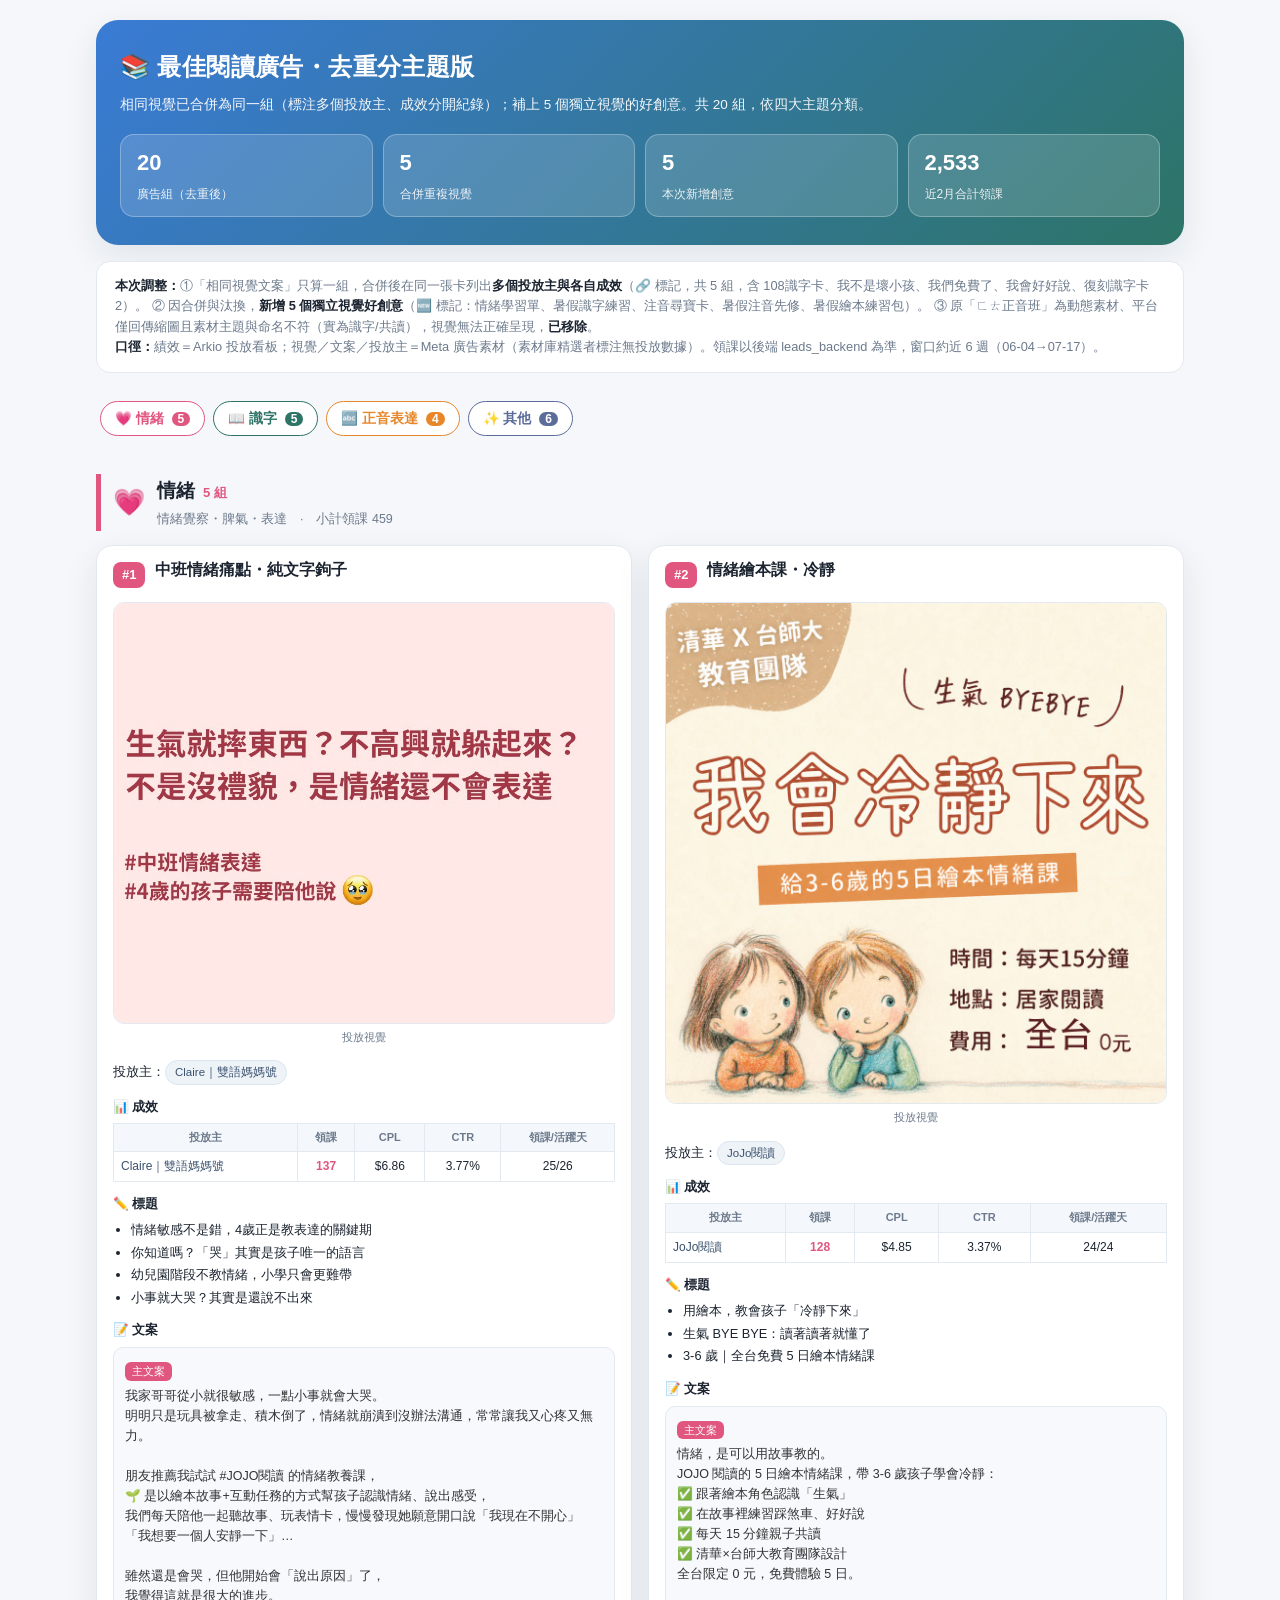
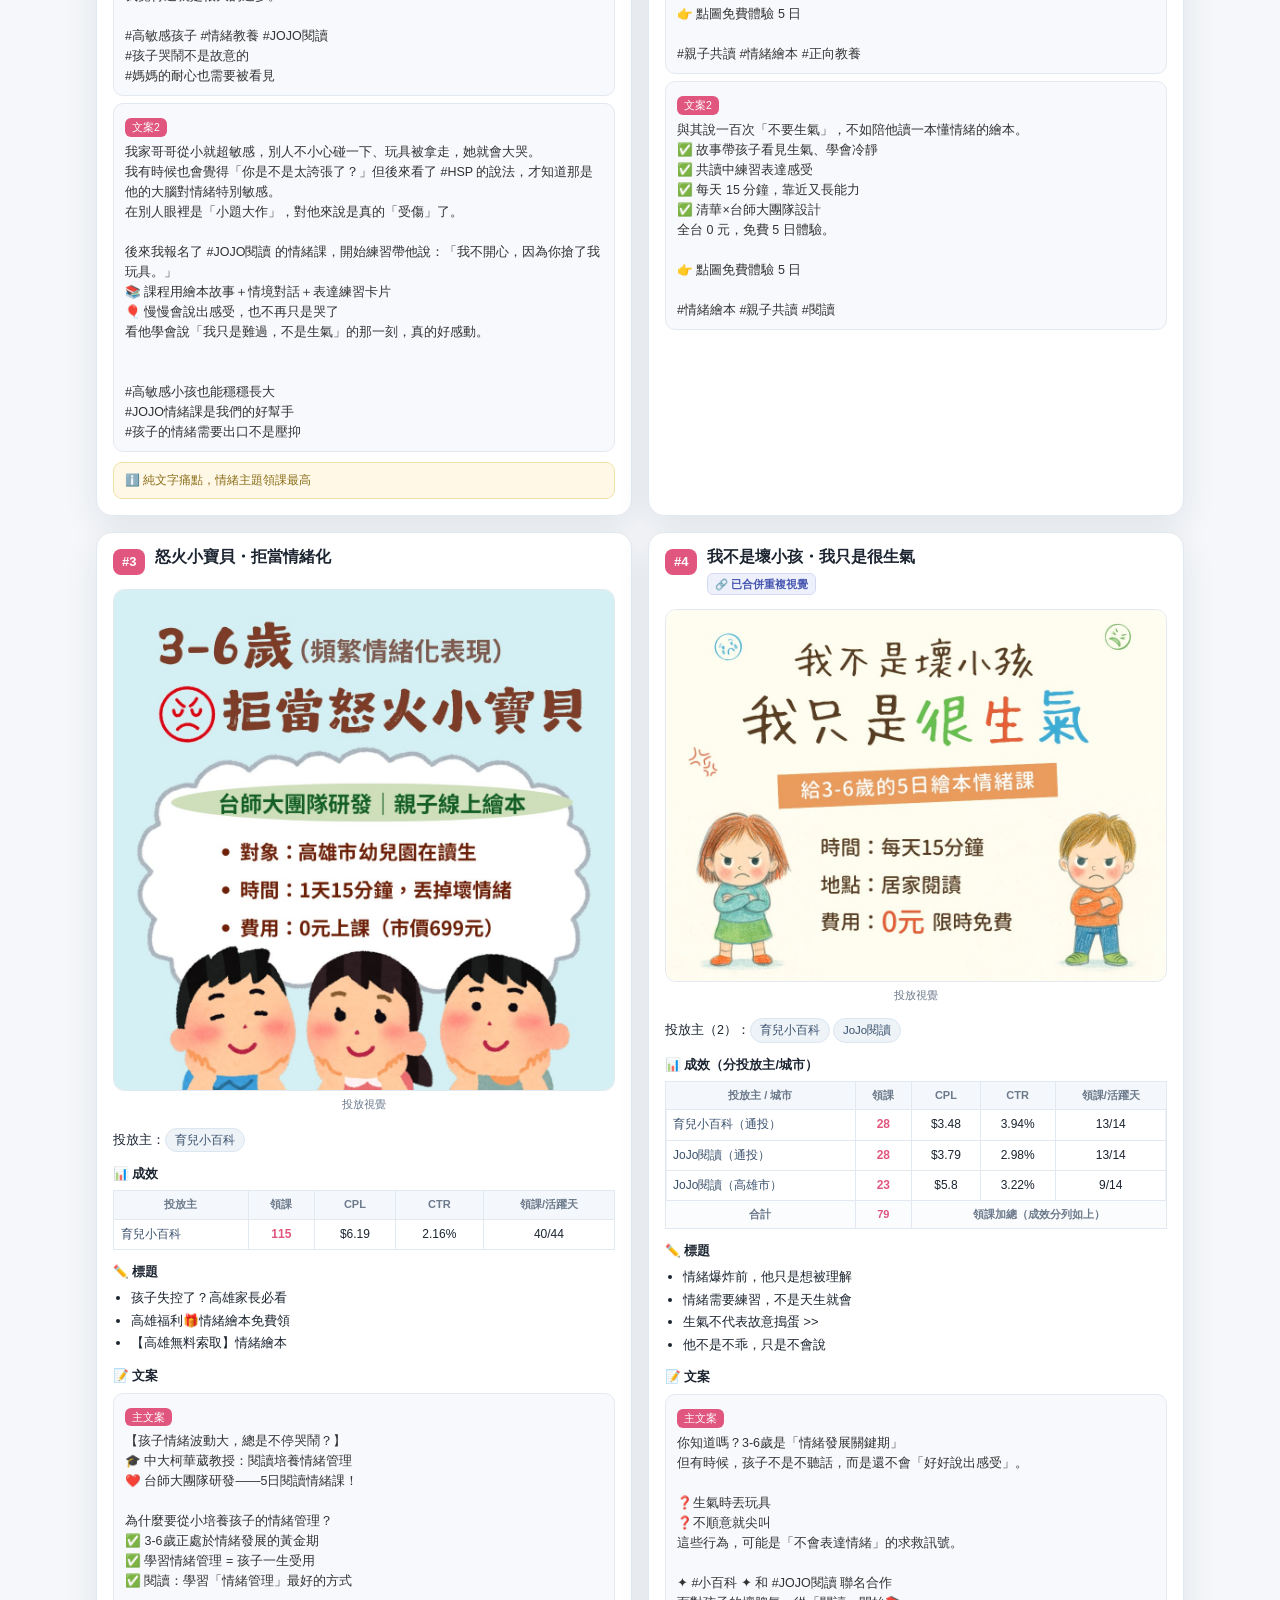
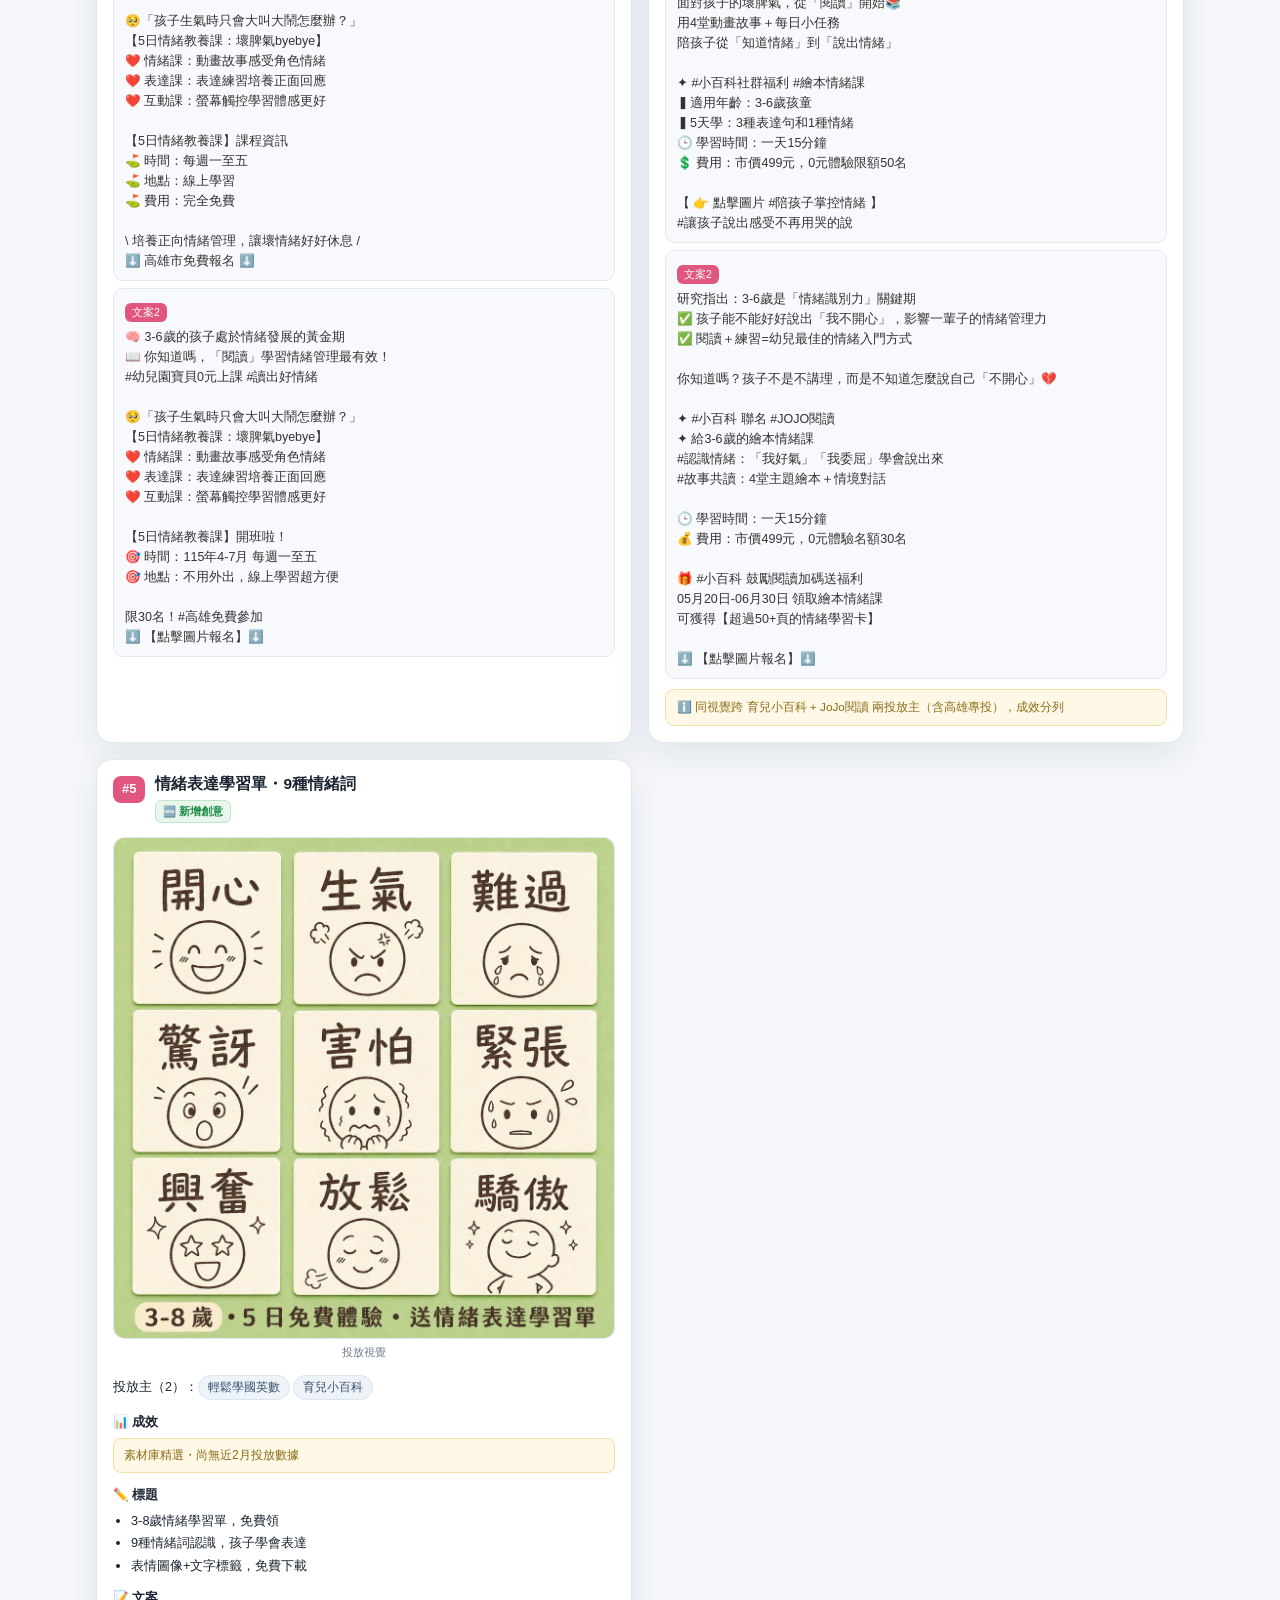
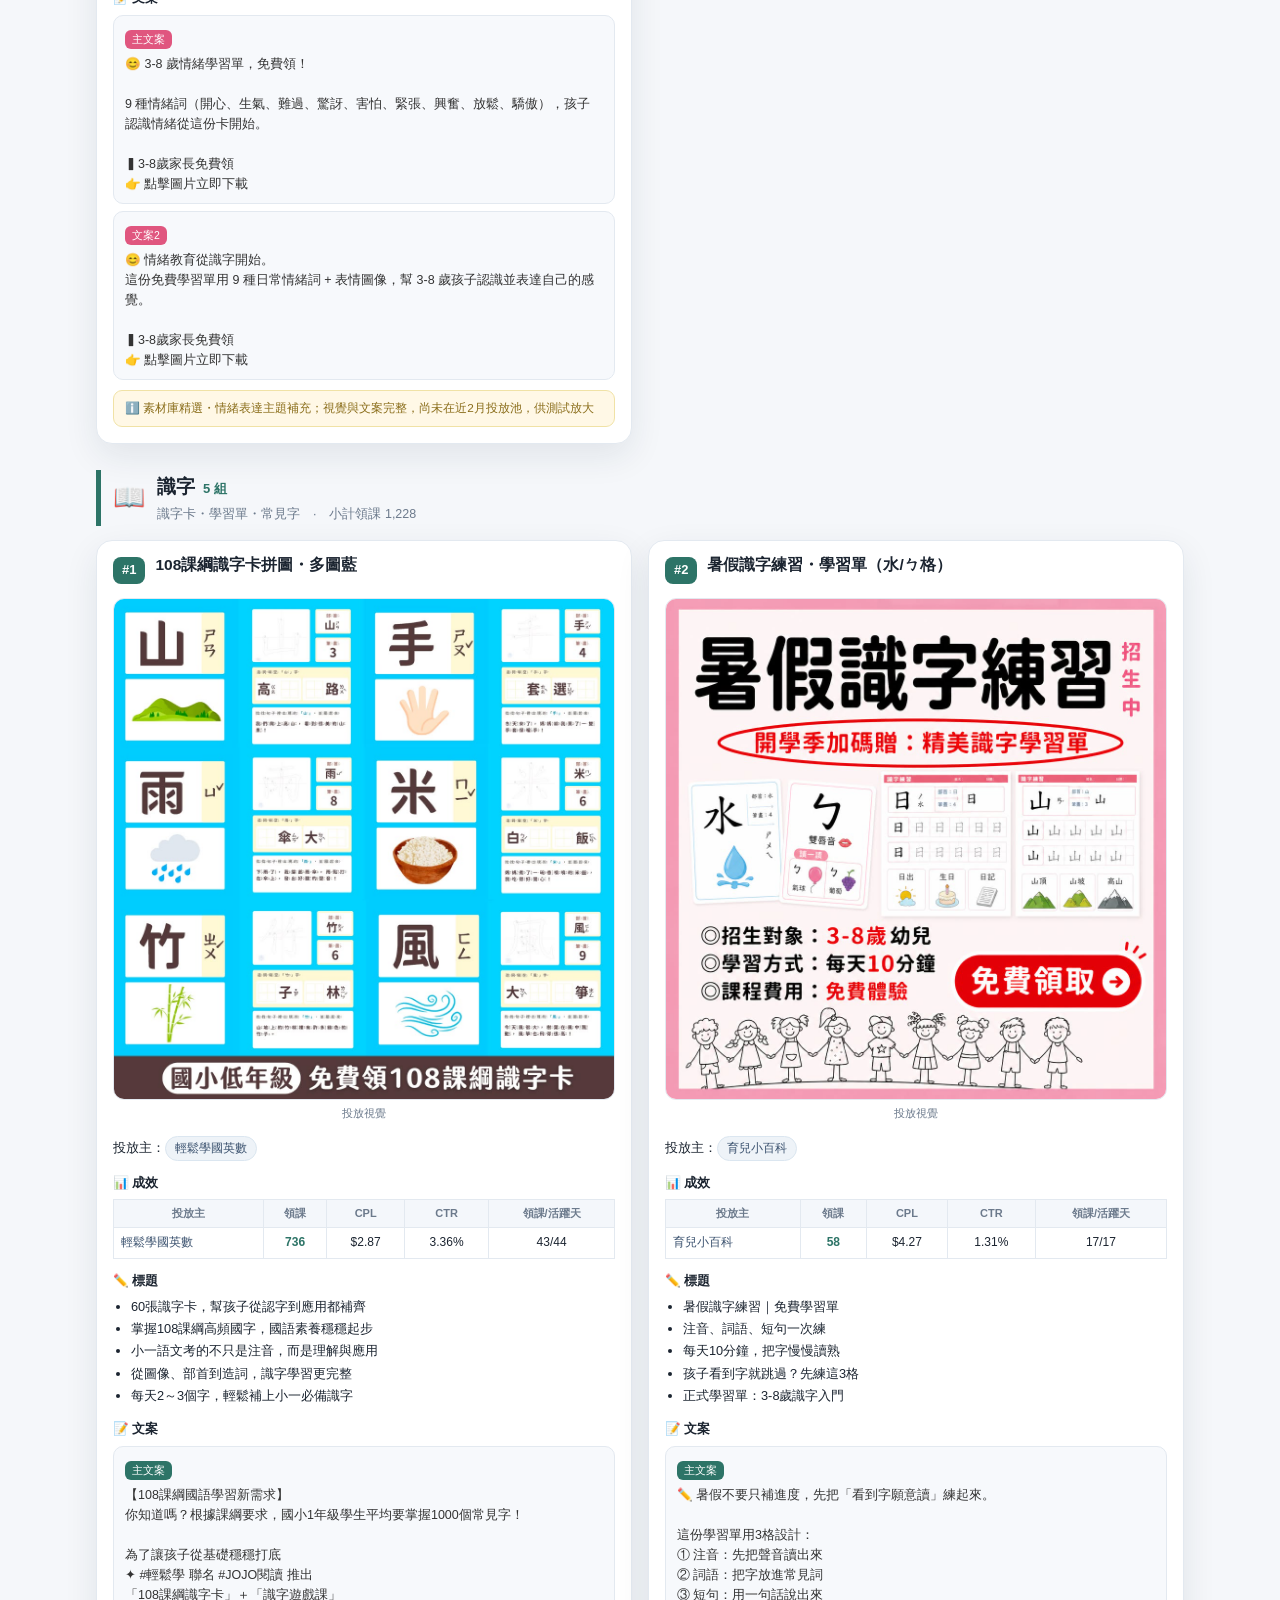
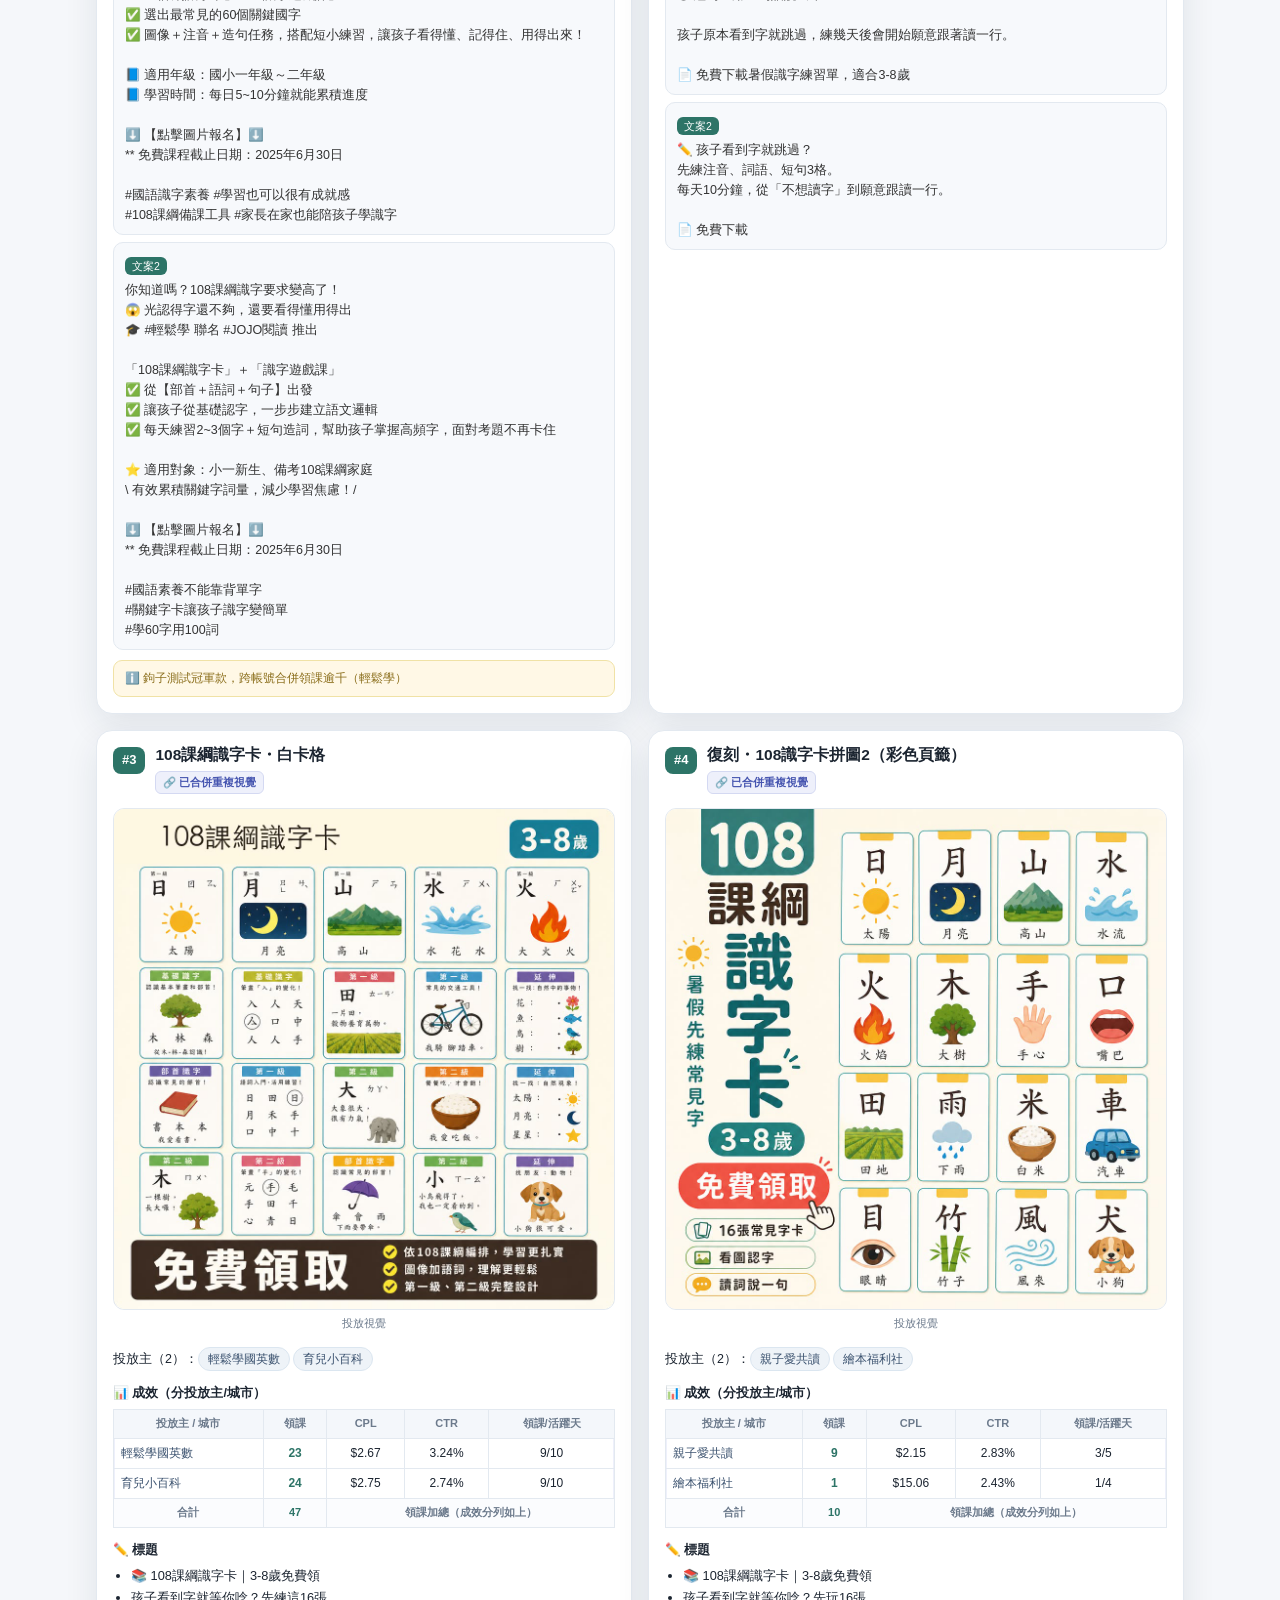
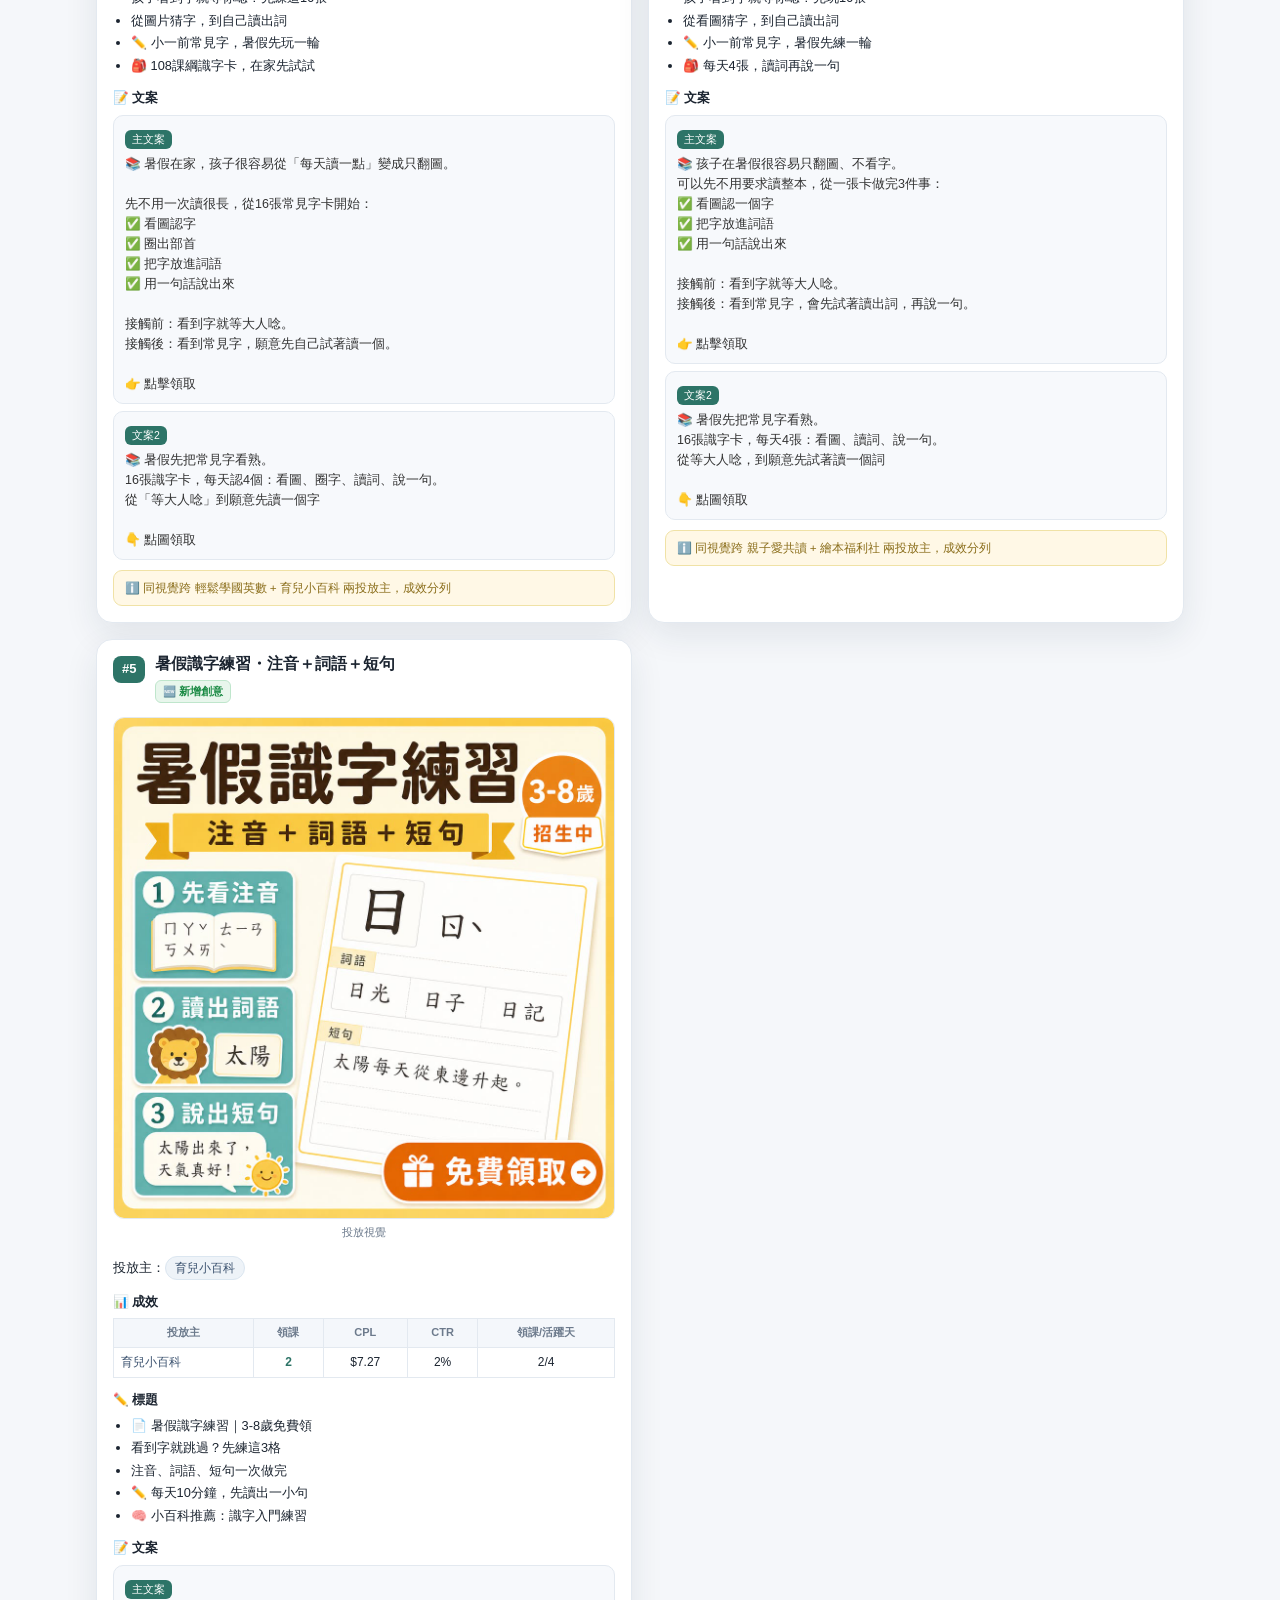
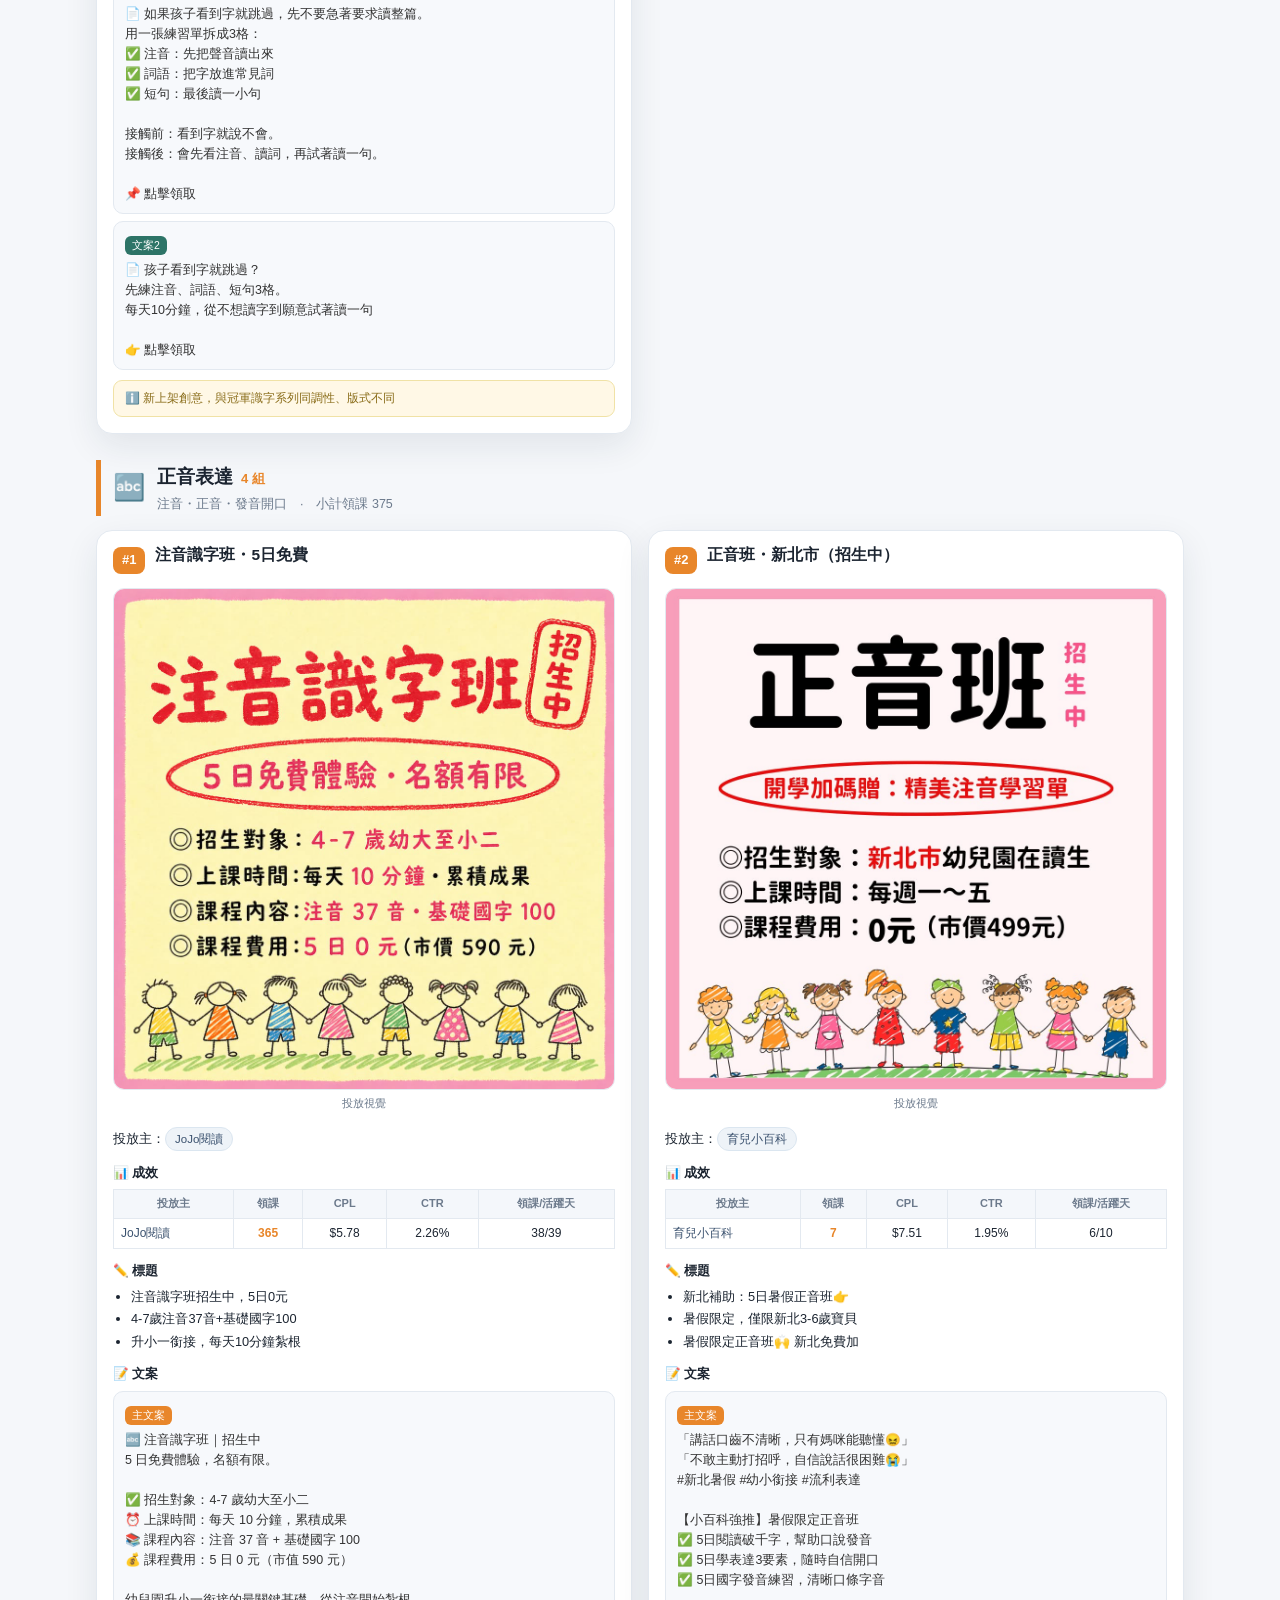
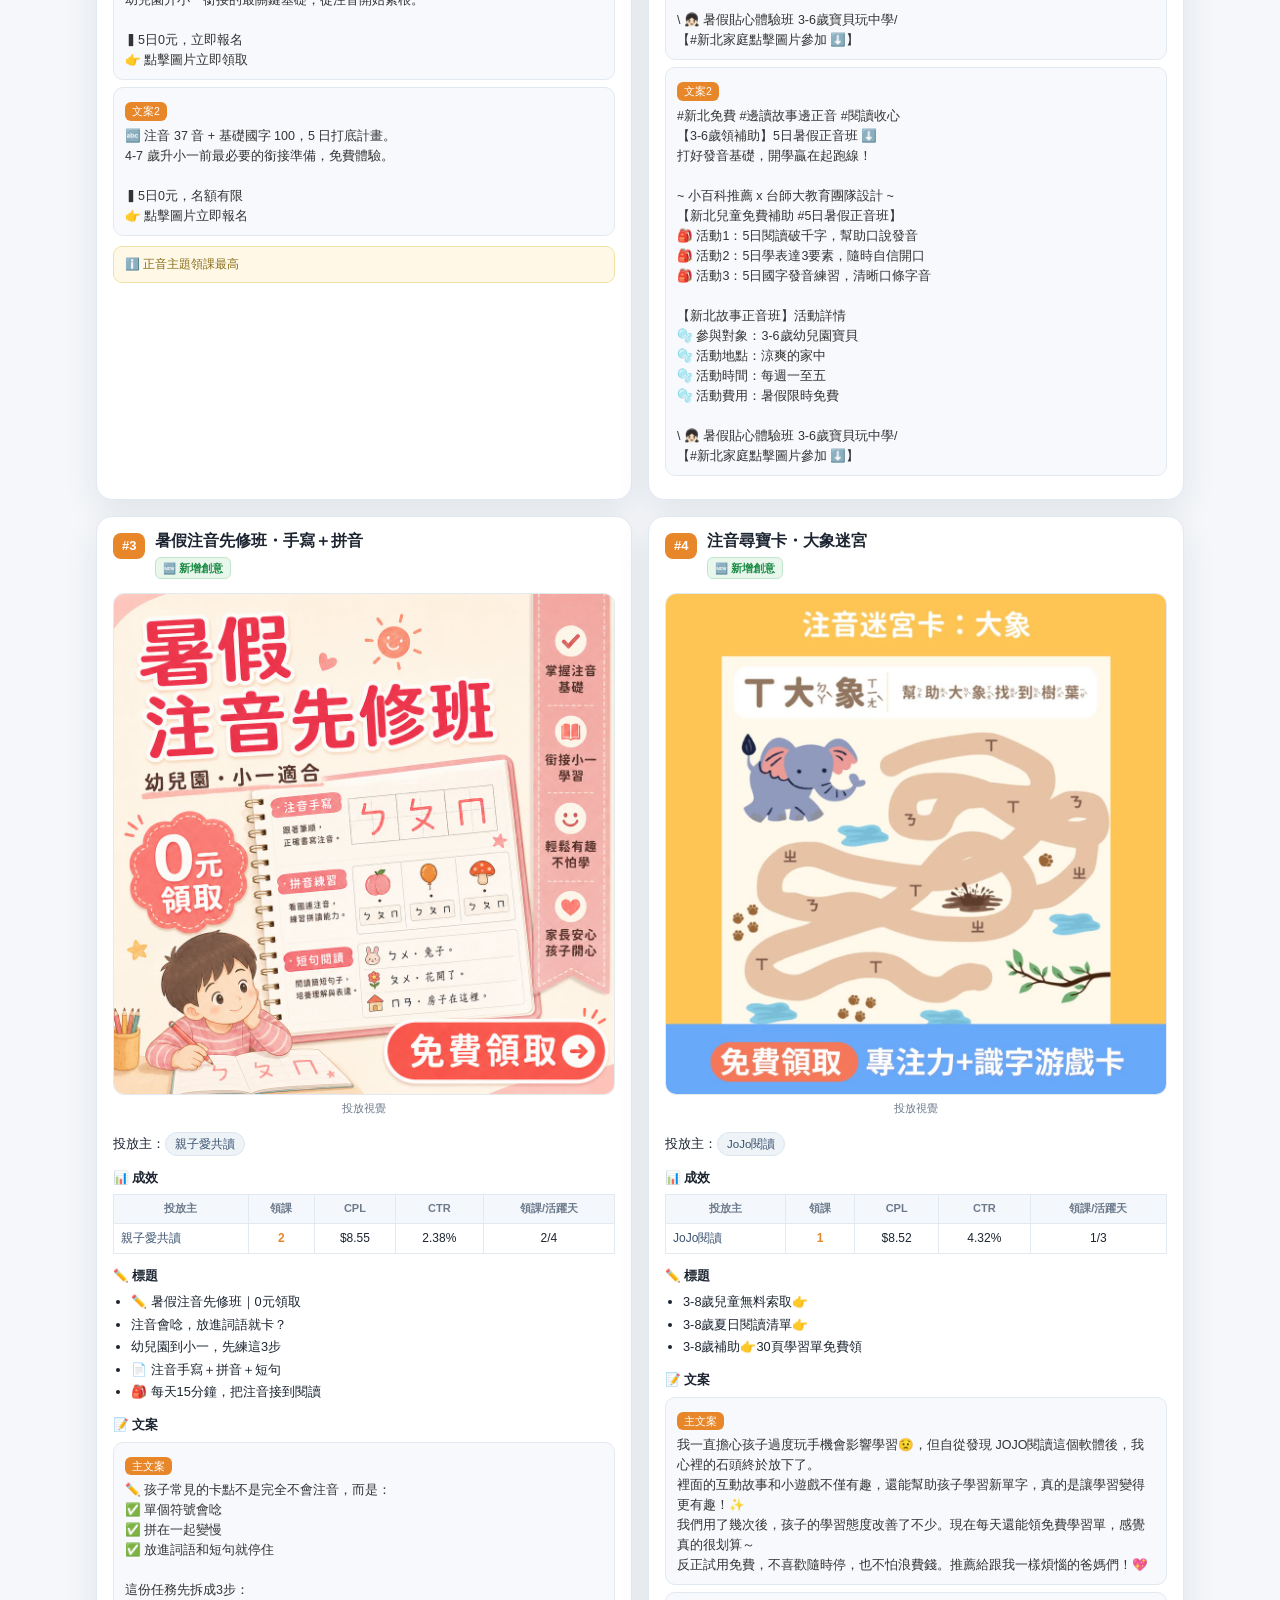
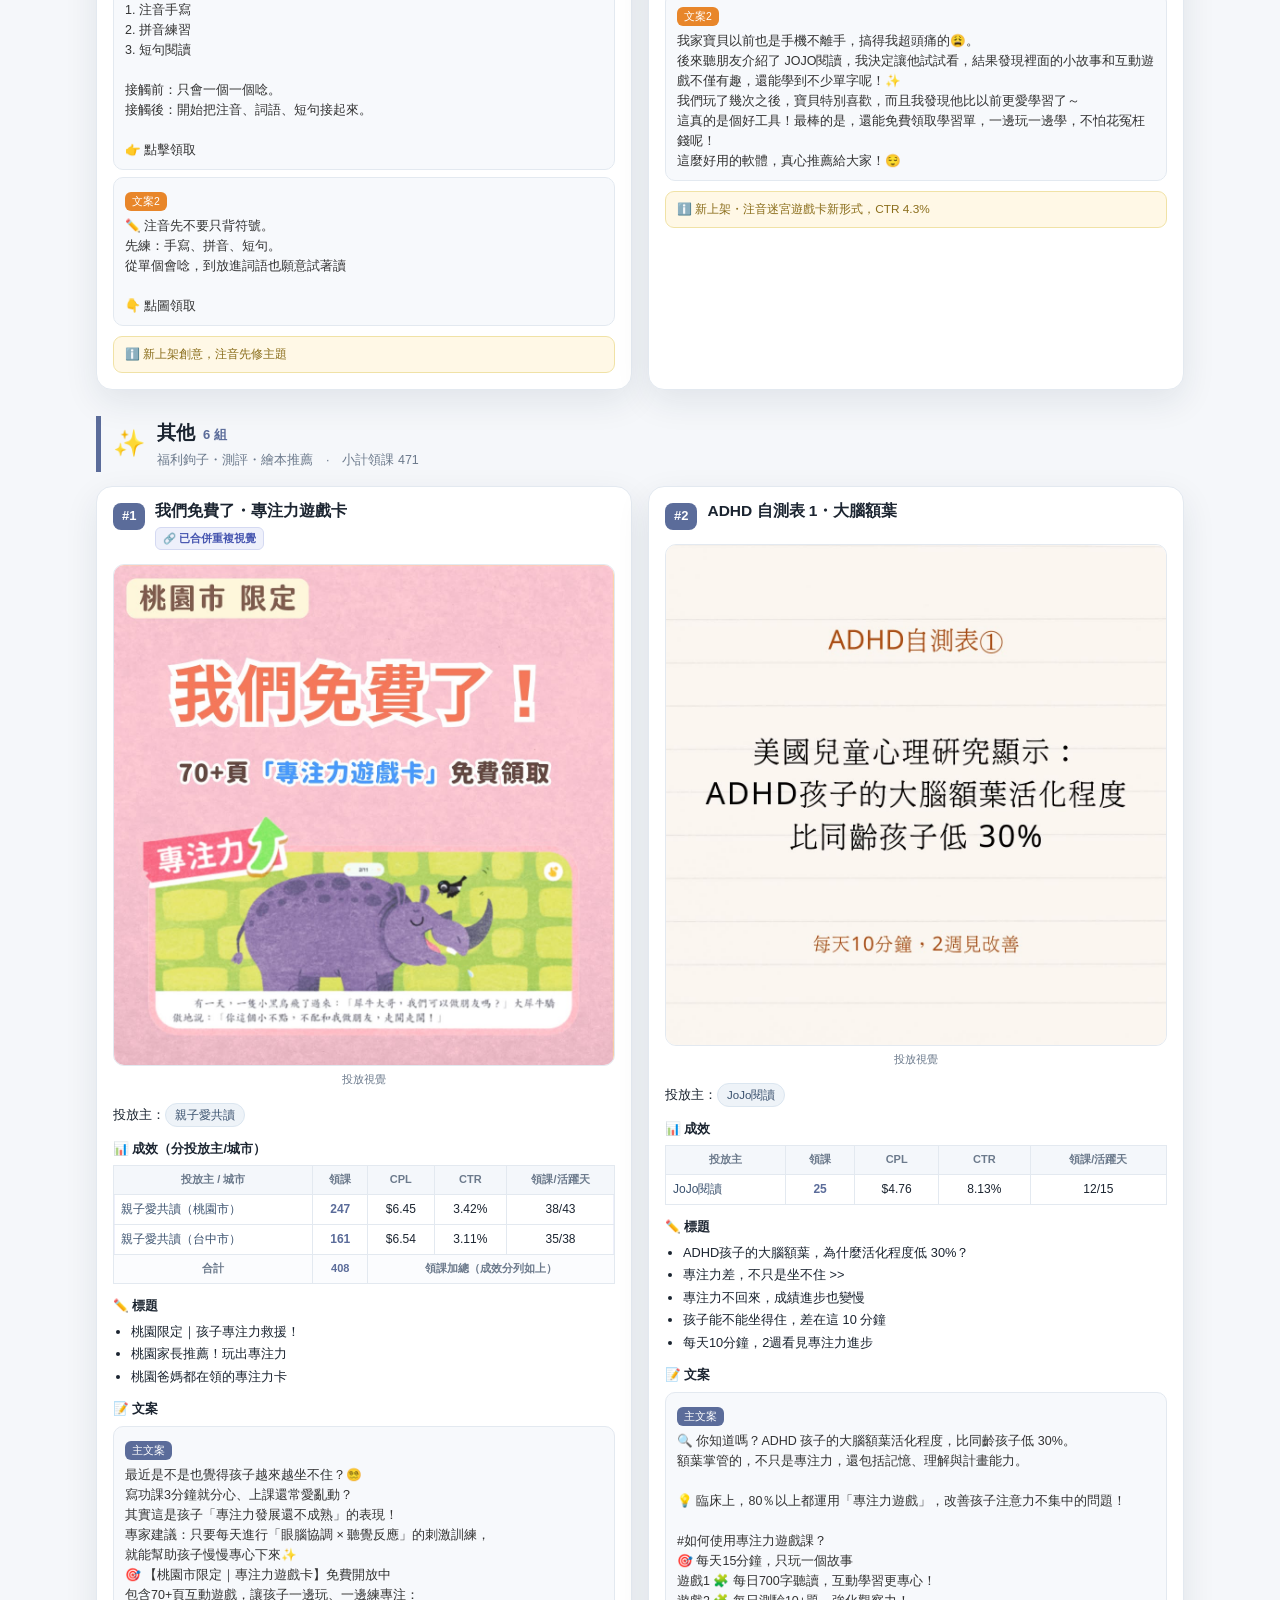
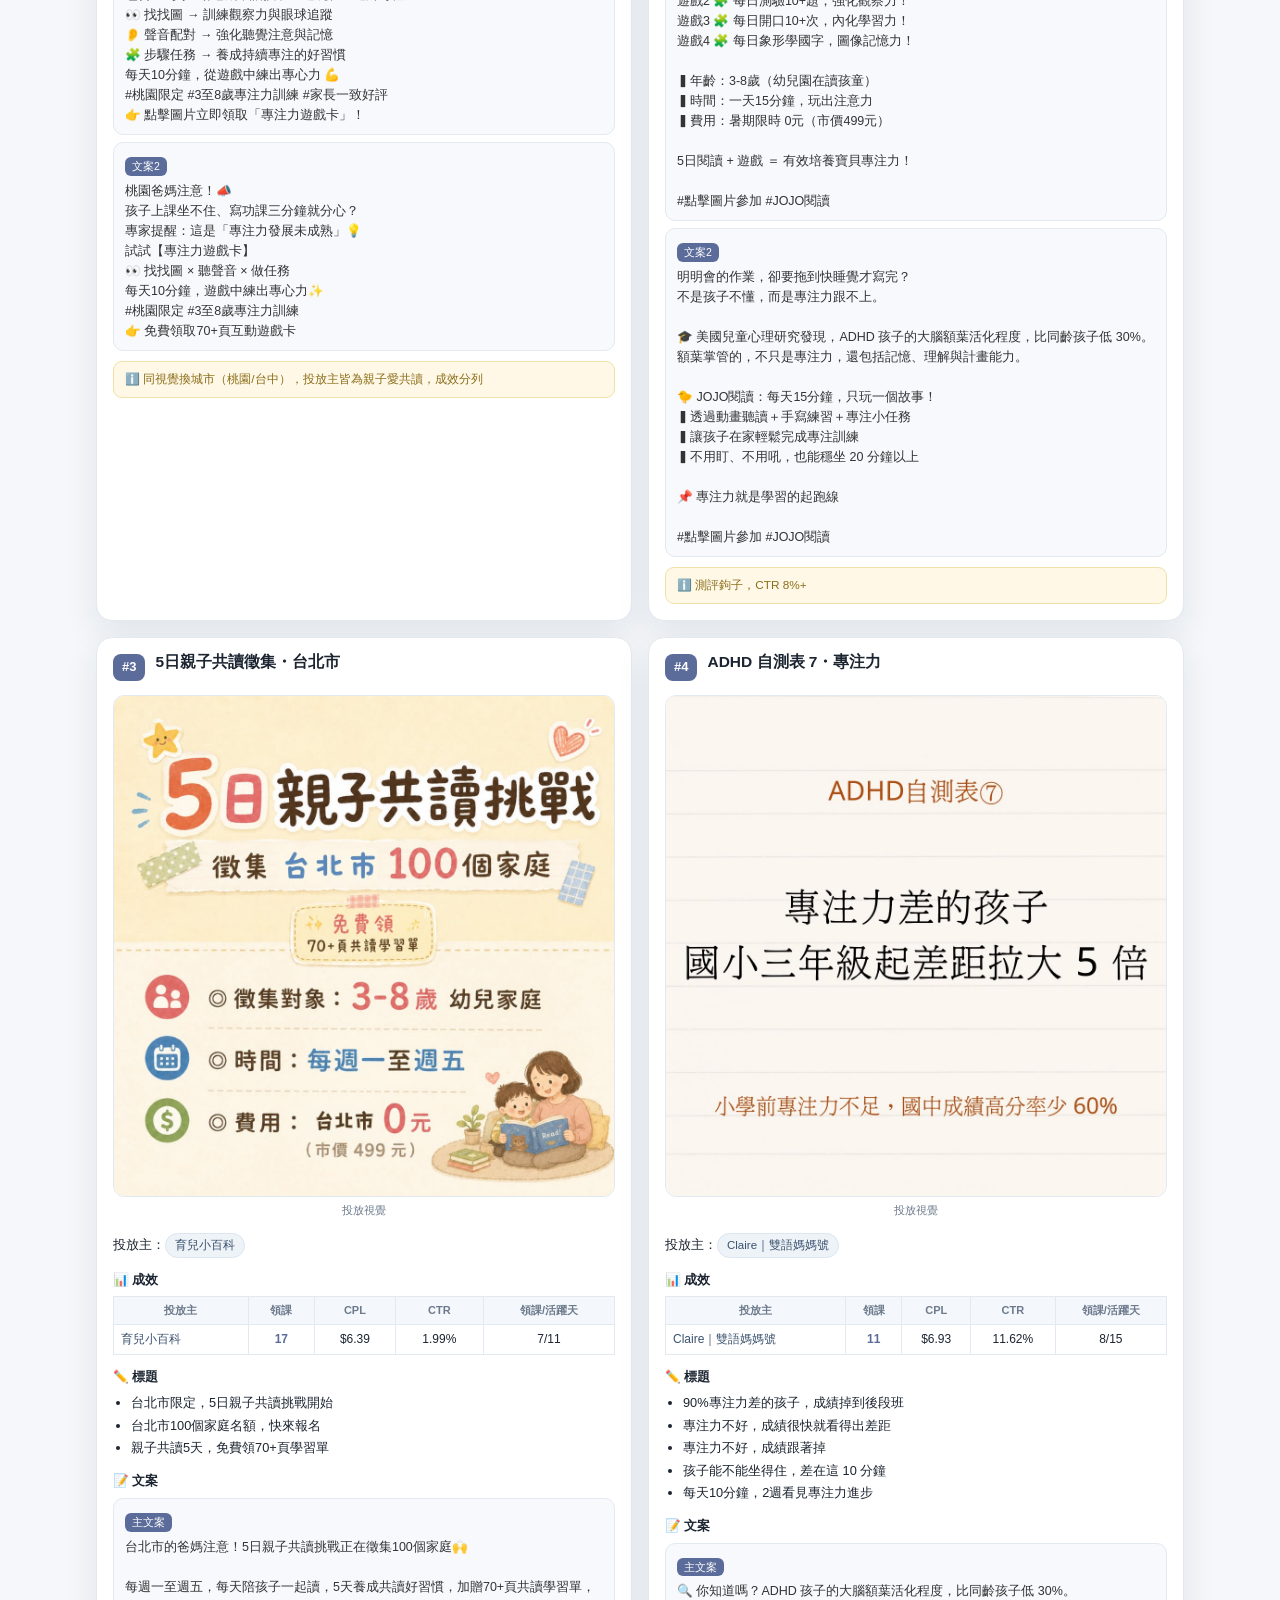
<file: download/reading_top20/index.html>
<!doctype html>
<html lang="zh-Hant">
<head>
<meta charset="utf-8">
<meta name="viewport" content="width=device-width, initial-scale=1">
<link rel="icon" href="data:,">
<title>最佳閱讀廣告（去重・分主題） ｜ Rose Rose</title>
<style>
  :root{--bg:#f5f7fa;--ink:#1b2430;--muted:#6c7a8c;--line:#e3e9f0;--panel:#fff;
    --shadow:0 12px 34px rgba(24,40,66,.09);}
  *{box-sizing:border-box}html,body{margin:0}
  body{background:var(--bg);color:var(--ink);line-height:1.6;-webkit-text-size-adjust:100%;
    font-family:-apple-system,BlinkMacSystemFont,"PingFang TC","Noto Sans TC","Microsoft JhengHei",sans-serif}
  .wrap{max-width:1120px;margin:0 auto;padding:20px 16px 72px}
  header.hero{background:linear-gradient(135deg,#3a7bd5,#2d7467);color:#fff;border-radius:22px;
    padding:28px 24px;box-shadow:var(--shadow)}
  header.hero h1{margin:0 0 8px;font-size:24px;letter-spacing:.4px}
  header.hero p{margin:3px 0;font-size:13.5px;opacity:.95;max-width:840px}
  .kpis{display:flex;gap:10px;margin-top:18px;flex-wrap:wrap}
  .kpi{background:rgba(255,255,255,.15);border:1px solid rgba(255,255,255,.28);border-radius:14px;
    padding:10px 16px;flex:1;min-width:110px}
  .kpi b{display:block;font-size:22px}.kpi span{font-size:12px;opacity:.9}
  .method{background:var(--panel);border:1px solid var(--line);border-radius:14px;padding:14px 18px;
    margin:16px 0;font-size:12.8px;color:var(--muted)}
  .method b{color:var(--ink)}
  nav.themes{position:sticky;top:0;z-index:5;display:flex;gap:8px;flex-wrap:wrap;
    padding:12px 4px;margin:6px 0 4px;background:linear-gradient(var(--bg),var(--bg) 70%,transparent)}
  nav.themes a{text-decoration:none;color:var(--tc);background:var(--panel);border:1.5px solid var(--tc);
    border-radius:999px;padding:6px 14px;font-size:13.5px;font-weight:600}
  nav.themes a b{background:var(--tc);color:#fff;border-radius:8px;padding:0 6px;margin-left:4px;font-size:12px}
  .theme{margin-top:26px}
  .theme-head{display:flex;align-items:center;gap:12px;border-left:5px solid var(--tc);
    padding:2px 0 2px 12px;margin-bottom:14px}
  .temoji{font-size:26px}
  .theme-head h2{margin:0;font-size:19px}
  .tcount{font-size:13px;color:var(--tc);margin-left:8px;font-weight:600}
  .theme-head p{margin:2px 0 0;font-size:12.5px;color:var(--muted)}
  .grid{display:grid;grid-template-columns:repeat(auto-fill,minmax(360px,1fr));gap:16px}
  .card{background:var(--panel);border:1px solid var(--line);border-radius:16px;box-shadow:var(--shadow);
    overflow:hidden;display:flex;flex-direction:column}
  .chead{display:flex;gap:10px;align-items:flex-start;padding:14px 16px 6px}
  .rank{flex:none;background:var(--tc);color:#fff;font-weight:700;font-size:13px;border-radius:8px;padding:3px 9px;margin-top:2px}
  .ctitle h3{margin:0;font-size:15.5px;line-height:1.35}
  .tags{margin-top:5px;display:flex;gap:5px;flex-wrap:wrap}
  .tag{font-size:10.5px;border-radius:6px;padding:2px 7px;font-weight:600}
  .tnew{background:#e8f6ec;color:#1a8a44;border:1px solid #bfe6cc}
  .tmerge{background:#eef0fb;color:#4655b0;border:1px solid #d4d9f2}
  .cbody{padding:8px 16px 16px}
  .visual{margin:0 0 12px}
  .visual img{width:100%;border-radius:11px;border:1px solid var(--line);display:block;cursor:zoom-in;background:#faf7f2}
  .visual figcaption{font-size:11px;color:var(--muted);margin-top:5px;text-align:center}
  .noimg{aspect-ratio:1;border:1px dashed var(--line);border-radius:11px;display:flex;align-items:center;justify-content:center;color:var(--muted);font-size:13px}
  .owners{font-size:12.5px;margin-bottom:4px}
  .pill{display:inline-block;border-radius:999px;padding:2px 9px;font-size:11.5px;margin:2px 3px 0 0}
  .pill.owner{background:#eef3f8;color:#3a516e;border:1px solid #dbe6f0}
  .sec{font-size:12.5px;font-weight:700;margin:12px 0 6px}
  .mtable{width:100%;border-collapse:collapse;font-size:12px}
  .mtable th,.mtable td{border:1px solid var(--line);padding:5px 7px;text-align:center}
  .mtable th{background:#f4f7fb;color:var(--muted);font-weight:600;font-size:11px}
  .mtable td.ow{text-align:left;color:#3a516e}
  .mtable td b{color:var(--tc)}
  .mtable tfoot td{background:#fbfcfe;font-weight:600;color:var(--muted);font-size:11px}
  .mtable.multi{box-shadow:0 0 0 2px #eef0fb inset;border-radius:6px}
  .libnote{background:#fff8e6;border:1px solid #f0e2a6;border-radius:8px;padding:7px 10px;font-size:12px;color:#8a6d1a}
  ul.titles{margin:0;padding-left:18px}ul.titles li{font-size:12.8px;margin:2px 0}
  .copy{background:#f7f9fc;border:1px solid var(--line);border-radius:10px;padding:9px 11px;margin:7px 0}
  .copy-tag{display:inline-block;background:var(--tc);color:#fff;font-size:10.5px;border-radius:6px;padding:1px 7px;margin-bottom:5px}
  .copy p{margin:0;font-size:12.5px;color:#333}
  .note{background:#fff8e6;border:1px solid #f0e2a6;border-radius:9px;padding:8px 11px;font-size:11.8px;color:#8a6d1a;margin-top:10px}
  footer{margin-top:34px;text-align:center;color:var(--muted);font-size:12px;line-height:1.9}
  @media(max-width:560px){.grid{grid-template-columns:1fr}header.hero h1{font-size:20px}.mtable{font-size:11px}}
</style>
</head>
<body>
<div class="wrap">
  <header class="hero">
    <h1>📚 最佳閱讀廣告・去重分主題版</h1>
    <p>相同視覺已合併為同一組（標注多個投放主、成效分開紀錄）；補上 5 個獨立視覺的好創意。共 20 組，依四大主題分類。</p>
    <div class="kpis">
      <div class="kpi"><b>20</b><span>廣告組（去重後）</span></div>
      <div class="kpi"><b>5</b><span>合併重複視覺</span></div>
      <div class="kpi"><b>5</b><span>本次新增創意</span></div>
      <div class="kpi"><b>2,533</b><span>近2月合計領課</span></div>
    </div>
  </header>

  <div class="method">
    <b>本次調整：</b>①「相同視覺文案」只算一組，合併後在同一張卡列出<b>多個投放主與各自成效</b>（🔗 標記，共 5 組，含 108識字卡、我不是壞小孩、我們免費了、我會好好說、復刻識字卡2）。
    ② 因合併與汰換，<b>新增 5 個獨立視覺好創意</b>（🆕 標記：情緒學習單、暑假識字練習、注音尋寶卡、暑假注音先修、暑假繪本練習包）。
    ③ 原「ㄈㄊ正音班」為動態素材、平台僅回傳縮圖且素材主題與命名不符（實為識字/共讀），視覺無法正確呈現，<b>已移除</b>。
    <br><b>口徑：</b>績效＝Arkio 投放看板；視覺／文案／投放主＝Meta 廣告素材（素材庫精選者標注無投放數據）。領課以後端 leads_backend 為準，窗口約近 6 週（06-04→07-17）。
  </div>

  <nav class="themes"><a href="#theme-%E6%83%85%E7%B7%92" style="--tc:#e0567f">💗 情緒 <b>5</b></a><a href="#theme-%E8%AD%98%E5%AD%97" style="--tc:#2d7467">📖 識字 <b>5</b></a><a href="#theme-%E6%AD%A3%E9%9F%B3%E8%A1%A8%E9%81%94" style="--tc:#e8862a">🔤 正音表達 <b>4</b></a><a href="#theme-%E5%85%B6%E4%BB%96" style="--tc:#5b6c9a">✨ 其他 <b>6</b></a></nav>

  <section class="theme" id="theme-%E6%83%85%E7%B7%92" style="--tc:#e0567f">
    <div class="theme-head">
      <span class="temoji">💗</span>
      <div><h2>情緒<span class="tcount">5 組</span></h2><p>情緒覺察・脾氣・表達　·　小計領課 459</p></div>
    </div>
    <div class="grid">
  <article class="card" data-theme="情緒">
    <div class="chead">
      <span class="rank">#1</span>
      <div class="ctitle"><h3>中班情緒痛點・純文字鉤子</h3>
        <div class="tags"></div>
      </div>
    </div>
    <div class="cbody">
      <figure class="visual"><a href="assets/25248.png" target="_blank" rel="noopener"><img loading="lazy" src="assets/25248.png" alt="中班情緒痛點・純文字鉤子"></a><figcaption>投放視覺</figcaption></figure>
      <div class="cdetail">
        <div class="owners">投放主：<span class="pill owner">Claire｜雙語媽媽號</span></div>
        <div class="sec">📊 成效</div>
        
    <table class="mtable ">
      <thead><tr><th>投放主</th><th>領課</th><th>CPL</th><th>CTR</th><th>領課/活躍天</th></tr></thead>
      <tbody>
    <tr>
      <td class="ow">Claire｜雙語媽媽號</td>
      <td><b>137</b></td>
      <td>$6.86</td>
      <td>3.77%</td>
      <td>25/26</td>
    </tr></tbody>
      
    </table>
        <div class="sec">✏️ 標題</div>
        <ul class="titles"><li>情緒敏感不是錯，4歲正是教表達的關鍵期</li><li>你知道嗎？「哭」其實是孩子唯一的語言</li><li>幼兒園階段不教情緒，小學只會更難帶</li><li>小事就大哭？其實是還說不出來</li></ul>
        <div class="sec">📝 文案</div>
        <div class="copy"><span class="copy-tag">主文案</span><p>我家哥哥從小就很敏感，一點小事就會大哭。<br>明明只是玩具被拿走、積木倒了，情緒就崩潰到沒辦法溝通，常常讓我又心疼又無力。<br><br>朋友推薦我試試 #JOJO閱讀 的情緒教養課，<br>🌱 是以繪本故事+互動任務的方式幫孩子認識情緒、說出感受，<br>我們每天陪他一起聽故事、玩表情卡，慢慢發現她願意開口說「我現在不開心」「我想要一個人安靜一下」…<br><br>雖然還是會哭，但他開始會「說出原因」了，<br>我覺得這就是很大的進步。<br><br>#高敏感孩子 #情緒教養 #JOJO閱讀<br>#孩子哭鬧不是故意的 <br>#媽媽的耐心也需要被看見</p></div><div class="copy"><span class="copy-tag">文案2</span><p>我家哥哥從小就超敏感，別人不小心碰一下、玩具被拿走，她就會大哭。<br>我有時候也會覺得「你是不是太誇張了？」但後來看了 #HSP 的說法，才知道那是他的大腦對情緒特別敏感。<br>在別人眼裡是「小題大作」，對他來說是真的「受傷」了。<br><br>後來我報名了 #JOJO閱讀 的情緒課，開始練習帶他說：「我不開心，因為你搶了我玩具。」<br>📚 課程用繪本故事＋情境對話＋表達練習卡片<br>🎈 慢慢會說出感受，也不再只是哭了<br>看他學會說「我只是難過，不是生氣」的那一刻，真的好感動。<br><br><br>#高敏感小孩也能穩穩長大<br>#JOJO情緒課是我們的好幫手<br>#孩子的情緒需要出口不是壓抑</p></div>
        <div class="note">ℹ️ 純文字痛點，情緒主題領課最高</div>
      </div>
    </div>
  </article>

  <article class="card" data-theme="情緒">
    <div class="chead">
      <span class="rank">#2</span>
      <div class="ctitle"><h3>情緒繪本課・冷靜</h3>
        <div class="tags"></div>
      </div>
    </div>
    <div class="cbody">
      <figure class="visual"><a href="assets/25942.png" target="_blank" rel="noopener"><img loading="lazy" src="assets/25942.png" alt="情緒繪本課・冷靜"></a><figcaption>投放視覺</figcaption></figure>
      <div class="cdetail">
        <div class="owners">投放主：<span class="pill owner">JoJo閱讀</span></div>
        <div class="sec">📊 成效</div>
        
    <table class="mtable ">
      <thead><tr><th>投放主</th><th>領課</th><th>CPL</th><th>CTR</th><th>領課/活躍天</th></tr></thead>
      <tbody>
    <tr>
      <td class="ow">JoJo閱讀</td>
      <td><b>128</b></td>
      <td>$4.85</td>
      <td>3.37%</td>
      <td>24/24</td>
    </tr></tbody>
      
    </table>
        <div class="sec">✏️ 標題</div>
        <ul class="titles"><li>用繪本，教會孩子「冷靜下來」</li><li>生氣 BYE BYE：讀著讀著就懂了</li><li>3-6 歲｜全台免費 5 日繪本情緒課</li></ul>
        <div class="sec">📝 文案</div>
        <div class="copy"><span class="copy-tag">主文案</span><p>情緒，是可以用故事教的。<br>JOJO 閱讀的 5 日繪本情緒課，帶 3-6 歲孩子學會冷靜：<br>✅ 跟著繪本角色認識「生氣」<br>✅ 在故事裡練習踩煞車、好好說<br>✅ 每天 15 分鐘親子共讀<br>✅ 清華×台師大教育團隊設計<br>全台限定 0 元，免費體驗 5 日。<br>​<br>👉 點圖免費體驗 5 日<br>​<br>#親子共讀 #情緒繪本 #正向教養</p></div><div class="copy"><span class="copy-tag">文案2</span><p>與其說一百次「不要生氣」，不如陪他讀一本懂情緒的繪本。<br>✅ 故事帶孩子看見生氣、學會冷靜<br>✅ 共讀中練習表達感受<br>✅ 每天 15 分鐘，靠近又長能力<br>✅ 清華×台師大團隊設計<br>全台 0 元，免費 5 日體驗。<br>​<br>👉 點圖免費體驗 5 日<br>​<br>#情緒繪本 #親子共讀 #閱讀</p></div>
        
      </div>
    </div>
  </article>

  <article class="card" data-theme="情緒">
    <div class="chead">
      <span class="rank">#3</span>
      <div class="ctitle"><h3>怒火小寶貝・拒當情緒化</h3>
        <div class="tags"></div>
      </div>
    </div>
    <div class="cbody">
      <figure class="visual"><a href="assets/25554.png" target="_blank" rel="noopener"><img loading="lazy" src="assets/25554.png" alt="怒火小寶貝・拒當情緒化"></a><figcaption>投放視覺</figcaption></figure>
      <div class="cdetail">
        <div class="owners">投放主：<span class="pill owner">育兒小百科</span></div>
        <div class="sec">📊 成效</div>
        
    <table class="mtable ">
      <thead><tr><th>投放主</th><th>領課</th><th>CPL</th><th>CTR</th><th>領課/活躍天</th></tr></thead>
      <tbody>
    <tr>
      <td class="ow">育兒小百科</td>
      <td><b>115</b></td>
      <td>$6.19</td>
      <td>2.16%</td>
      <td>40/44</td>
    </tr></tbody>
      
    </table>
        <div class="sec">✏️ 標題</div>
        <ul class="titles"><li>孩子失控了？高雄家長必看</li><li>高雄福利🎁情緒繪本免費領</li><li>【高雄無料索取】情緒繪本</li></ul>
        <div class="sec">📝 文案</div>
        <div class="copy"><span class="copy-tag">主文案</span><p>【孩子情緒波動大，總是不停哭鬧？】<br>🎓 中大柯華葳教授：閱讀培養情緒管理<br>❤️ 台師大團隊研發——5日閱讀情緒課！<br><br>為什麼要從小培養孩子的情緒管理？<br>✅ 3-6歲正處於情緒發展的黃金期<br>✅ 學習情緒管理 = 孩子一生受用<br>✅ 閱讀：學習「情緒管理」最好的方式<br><br>🥺「孩子生氣時只會大叫大鬧怎麼辦？」<br>【5日情緒教養課：壞脾氣byebye】<br>❤️ 情緒課：動畫故事感受角色情緒<br>❤️ 表達課：表達練習培養正面回應<br>❤️ 互動課：螢幕觸控學習體感更好<br><br>【5日情緒教養課】課程資訊<br>⛳️ 時間：每週一至五<br>⛳️ 地點：線上學習<br>⛳️ 費用：完全免費<br><br>\ 培養正向情緒管理，讓壞情緒好好休息 /<br>⬇️ 高雄市免費報名 ⬇️</p></div><div class="copy"><span class="copy-tag">文案2</span><p>🧠 3-6歲的孩子處於情緒發展的黃金期<br>📖 你知道嗎，「閱讀」學習情緒管理最有效！<br>#幼兒園寶貝0元上課 #讀出好情緒<br><br>🥺「孩子生氣時只會大叫大鬧怎麼辦？」<br>【5日情緒教養課：壞脾氣byebye】<br>❤️ 情緒課：動畫故事感受角色情緒<br>❤️ 表達課：表達練習培養正面回應<br>❤️ 互動課：螢幕觸控學習體感更好<br><br>【5日情緒教養課】開班啦！<br>🎯 時間：115年4-7月 每週一至五 <br>🎯 地點：不用外出，線上學習超方便<br><br>限30名！#高雄免費參加<br>⬇️ 【點擊圖片報名】⬇️</p></div>
        
      </div>
    </div>
  </article>

  <article class="card" data-theme="情緒">
    <div class="chead">
      <span class="rank">#4</span>
      <div class="ctitle"><h3>我不是壞小孩・我只是很生氣</h3>
        <div class="tags"><span class="tag tmerge">🔗 已合併重複視覺</span></div>
      </div>
    </div>
    <div class="cbody">
      <figure class="visual"><a href="assets/25332.png" target="_blank" rel="noopener"><img loading="lazy" src="assets/25332.png" alt="我不是壞小孩・我只是很生氣"></a><figcaption>投放視覺</figcaption></figure>
      <div class="cdetail">
        <div class="owners">投放主（2）：<span class="pill owner">育兒小百科</span><span class="pill owner">JoJo閱讀</span></div>
        <div class="sec">📊 成效（分投放主/城市）</div>
        
    <table class="mtable multi">
      <thead><tr><th>投放主 / 城市</th><th>領課</th><th>CPL</th><th>CTR</th><th>領課/活躍天</th></tr></thead>
      <tbody>
    <tr>
      <td class="ow">育兒小百科（通投）</td>
      <td><b>28</b></td>
      <td>$3.48</td>
      <td>3.94%</td>
      <td>13/14</td>
    </tr>
    <tr>
      <td class="ow">JoJo閱讀（通投）</td>
      <td><b>28</b></td>
      <td>$3.79</td>
      <td>2.98%</td>
      <td>13/14</td>
    </tr>
    <tr>
      <td class="ow">JoJo閱讀（高雄市）</td>
      <td><b>23</b></td>
      <td>$5.8</td>
      <td>3.22%</td>
      <td>9/14</td>
    </tr></tbody>
      <tfoot><tr><td>合計</td><td><b>79</b></td><td colspan="3">領課加總（成效分列如上）</td></tr></tfoot>
    </table>
        <div class="sec">✏️ 標題</div>
        <ul class="titles"><li>情緒爆炸前，他只是想被理解</li><li>情緒需要練習，不是天生就會</li><li>生氣不代表故意搗蛋 &gt;&gt;</li><li>他不是不乖，只是不會說</li></ul>
        <div class="sec">📝 文案</div>
        <div class="copy"><span class="copy-tag">主文案</span><p>你知道嗎？3-6歲是「情緒發展關鍵期」<br>但有時候，孩子不是不聽話，而是還不會「好好說出感受」。<br><br>❓生氣時丟玩具<br>❓不順意就尖叫<br>這些行為，可能是「不會表達情緒」的求救訊號。<br><br>✦ #小百科 ✦ 和 #JOJO閱讀 聯名合作<br>面對孩子的壞脾氣，從「閱讀」開始📚<br>用4堂動畫故事＋每日小任務<br>陪孩子從「知道情緒」到「說出情緒」<br><br>✦ #小百科社群福利 #繪本情緒課<br> ▍適用年齡：3-6歲孩童<br> ▍5天學：3種表達句和1種情緒<br>🕒 學習時間：一天15分鐘<br>💲 費用：市價499元，0元體驗限額50名<br><br>【 👉 點擊圖片 #陪孩子掌控情緒 】<br>#讓孩子說出感受不再用哭的說</p></div><div class="copy"><span class="copy-tag">文案2</span><p>研究指出：3-6歲是「情緒識別力」關鍵期<br>✅ 孩子能不能好好說出「我不開心」，影響一輩子的情緒管理力<br>✅ 閱讀＋練習=幼兒最佳的情緒入門方式<br><br>你知道嗎？孩子不是不講理，而是不知道怎麼說自己「不開心」💔<br><br>✦ #小百科 聯名 #JOJO閱讀<br>✦ 給3-6歲的繪本情緒課<br>#認識情緒：「我好氣」「我委屈」學會說出來<br>#故事共讀：4堂主題繪本＋情境對話<br><br>🕒 學習時間：一天15分鐘<br>💰 費用：市價499元，0元體驗名額30名<br><br>🎁 #小百科 鼓勵閱讀加碼送福利<br>05月20日-06月30日 領取繪本情緒課<br>可獲得【超過50+頁的情緒學習卡】<br><br> ⬇️ 【點擊圖片報名】⬇️</p></div>
        <div class="note">ℹ️ 同視覺跨 育兒小百科 + JoJo閱讀 兩投放主（含高雄專投），成效分列</div>
      </div>
    </div>
  </article>

  <article class="card" data-theme="情緒">
    <div class="chead">
      <span class="rank">#5</span>
      <div class="ctitle"><h3>情緒表達學習單・9種情緒詞</h3>
        <div class="tags"><span class="tag tnew">🆕 新增創意</span></div>
      </div>
    </div>
    <div class="cbody">
      <figure class="visual"><a href="assets/25909.png" target="_blank" rel="noopener"><img loading="lazy" src="assets/25909.png" alt="情緒表達學習單・9種情緒詞"></a><figcaption>投放視覺</figcaption></figure>
      <div class="cdetail">
        <div class="owners">投放主（2）：<span class="pill owner">輕鬆學國英數</span><span class="pill owner">育兒小百科</span></div>
        <div class="sec">📊 成效</div>
        <div class="libnote">素材庫精選・尚無近2月投放數據</div>
        <div class="sec">✏️ 標題</div>
        <ul class="titles"><li>3-8歲情緒學習單，免費領</li><li>9種情緒詞認識，孩子學會表達</li><li>表情圖像+文字標籤，免費下載</li></ul>
        <div class="sec">📝 文案</div>
        <div class="copy"><span class="copy-tag">主文案</span><p>😊 3-8 歲情緒學習單，免費領！<br><br>9 種情緒詞（開心、生氣、難過、驚訝、害怕、緊張、興奮、放鬆、驕傲），孩子認識情緒從這份卡開始。<br><br>▍3-8歲家長免費領<br>👉 點擊圖片立即下載</p></div><div class="copy"><span class="copy-tag">文案2</span><p>😊 情緒教育從識字開始。<br>這份免費學習單用 9 種日常情緒詞 + 表情圖像，幫 3-8 歲孩子認識並表達自己的感覺。<br><br>▍3-8歲家長免費領<br>👉 點擊圖片立即下載</p></div>
        <div class="note">ℹ️ 素材庫精選・情緒表達主題補充；視覺與文案完整，尚未在近2月投放池，供測試放大</div>
      </div>
    </div>
  </article></div>
  </section>

  <section class="theme" id="theme-%E8%AD%98%E5%AD%97" style="--tc:#2d7467">
    <div class="theme-head">
      <span class="temoji">📖</span>
      <div><h2>識字<span class="tcount">5 組</span></h2><p>識字卡・學習單・常見字　·　小計領課 1,228</p></div>
    </div>
    <div class="grid">
  <article class="card" data-theme="識字">
    <div class="chead">
      <span class="rank">#1</span>
      <div class="ctitle"><h3>108課綱識字卡拼圖・多圖藍</h3>
        <div class="tags"></div>
      </div>
    </div>
    <div class="cbody">
      <figure class="visual"><a href="assets/25325.png" target="_blank" rel="noopener"><img loading="lazy" src="assets/25325.png" alt="108課綱識字卡拼圖・多圖藍"></a><figcaption>投放視覺</figcaption></figure>
      <div class="cdetail">
        <div class="owners">投放主：<span class="pill owner">輕鬆學國英數</span></div>
        <div class="sec">📊 成效</div>
        
    <table class="mtable ">
      <thead><tr><th>投放主</th><th>領課</th><th>CPL</th><th>CTR</th><th>領課/活躍天</th></tr></thead>
      <tbody>
    <tr>
      <td class="ow">輕鬆學國英數</td>
      <td><b>736</b></td>
      <td>$2.87</td>
      <td>3.36%</td>
      <td>43/44</td>
    </tr></tbody>
      
    </table>
        <div class="sec">✏️ 標題</div>
        <ul class="titles"><li>60張識字卡，幫孩子從認字到應用都補齊</li><li>掌握108課綱高頻國字，國語素養穩穩起步</li><li>小一語文考的不只是注音，而是理解與應用</li><li>從圖像、部首到造詞，識字學習更完整</li><li>每天2～3個字，輕鬆補上小一必備識字</li></ul>
        <div class="sec">📝 文案</div>
        <div class="copy"><span class="copy-tag">主文案</span><p>【108課綱國語學習新需求】<br>你知道嗎？根據課綱要求，國小1年級學生平均要掌握1000個常見字！<br><br>為了讓孩子從基礎穩穩打底<br>✦ #輕鬆學 聯名 #JOJO閱讀 推出<br>「108課綱識字卡」＋「識字遊戲課」<br>✅ 選出最常見的60個關鍵國字<br>✅ 圖像＋注音＋造句任務，搭配短小練習，讓孩子看得懂、記得住、用得出來！<br><br>📘 適用年級：國小一年級～二年級<br>📘 學習時間：每日5~10分鐘就能累積進度<br><br>⬇️ 【點擊圖片報名】⬇️<br>** 免費課程截止日期：2025年6月30日<br><br>#國語識字素養 #學習也可以很有成就感<br>#108課綱備課工具 #家長在家也能陪孩子學識字</p></div><div class="copy"><span class="copy-tag">文案2</span><p>你知道嗎？108課綱識字要求變高了！<br>😱 光認得字還不夠，還要看得懂用得出<br>🎓 #輕鬆學 聯名 #JOJO閱讀 推出<br><br>「108課綱識字卡」＋「識字遊戲課」<br>✅ 從【部首＋語詞＋句子】出發<br>✅ 讓孩子從基礎認字，一步步建立語文邏輯<br>✅ 每天練習2~3個字＋短句造詞，幫助孩子掌握高頻字，面對考題不再卡住<br><br>⭐️ 適用對象：小一新生、備考108課綱家庭<br>\ 有效累積關鍵字詞量，減少學習焦慮！/<br><br>⬇️ 【點擊圖片報名】⬇️<br>** 免費課程截止日期：2025年6月30日<br><br>#國語素養不能靠背單字<br>#關鍵字卡讓孩子識字變簡單<br>#學60字用100詞</p></div>
        <div class="note">ℹ️ 鉤子測試冠軍款，跨帳號合併領課逾千（輕鬆學）</div>
      </div>
    </div>
  </article>

  <article class="card" data-theme="識字">
    <div class="chead">
      <span class="rank">#2</span>
      <div class="ctitle"><h3>暑假識字練習・學習單（水/ㄅ格）</h3>
        <div class="tags"></div>
      </div>
    </div>
    <div class="cbody">
      <figure class="visual"><a href="assets/25954.png" target="_blank" rel="noopener"><img loading="lazy" src="assets/25954.png" alt="暑假識字練習・學習單（水/ㄅ格）"></a><figcaption>投放視覺</figcaption></figure>
      <div class="cdetail">
        <div class="owners">投放主：<span class="pill owner">育兒小百科</span></div>
        <div class="sec">📊 成效</div>
        
    <table class="mtable ">
      <thead><tr><th>投放主</th><th>領課</th><th>CPL</th><th>CTR</th><th>領課/活躍天</th></tr></thead>
      <tbody>
    <tr>
      <td class="ow">育兒小百科</td>
      <td><b>58</b></td>
      <td>$4.27</td>
      <td>1.31%</td>
      <td>17/17</td>
    </tr></tbody>
      
    </table>
        <div class="sec">✏️ 標題</div>
        <ul class="titles"><li>暑假識字練習｜免費學習單</li><li>注音、詞語、短句一次練</li><li>每天10分鐘，把字慢慢讀熟</li><li>孩子看到字就跳過？先練這3格</li><li>正式學習單：3-8歲識字入門</li></ul>
        <div class="sec">📝 文案</div>
        <div class="copy"><span class="copy-tag">主文案</span><p>✏️ 暑假不要只補進度，先把「看到字願意讀」練起來。<br>​<br>這份學習單用3格設計：<br>① 注音：先把聲音讀出來<br>② 詞語：把字放進常見詞<br>③ 短句：用一句話說出來<br>​<br>孩子原本看到字就跳過，練幾天後會開始願意跟著讀一行。<br>​<br>📄 免費下載暑假識字練習單，適合3-8歲</p></div><div class="copy"><span class="copy-tag">文案2</span><p>✏️ 孩子看到字就跳過？<br>先練注音、詞語、短句3格。<br>每天10分鐘，從「不想讀字」到願意跟讀一行。<br>​<br>📄 免費下載</p></div>
        
      </div>
    </div>
  </article>

  <article class="card" data-theme="識字">
    <div class="chead">
      <span class="rank">#3</span>
      <div class="ctitle"><h3>108課綱識字卡・白卡格</h3>
        <div class="tags"><span class="tag tmerge">🔗 已合併重複視覺</span></div>
      </div>
    </div>
    <div class="cbody">
      <figure class="visual"><a href="assets/25962.png" target="_blank" rel="noopener"><img loading="lazy" src="assets/25962.png" alt="108課綱識字卡・白卡格"></a><figcaption>投放視覺</figcaption></figure>
      <div class="cdetail">
        <div class="owners">投放主（2）：<span class="pill owner">輕鬆學國英數</span><span class="pill owner">育兒小百科</span></div>
        <div class="sec">📊 成效（分投放主/城市）</div>
        
    <table class="mtable multi">
      <thead><tr><th>投放主 / 城市</th><th>領課</th><th>CPL</th><th>CTR</th><th>領課/活躍天</th></tr></thead>
      <tbody>
    <tr>
      <td class="ow">輕鬆學國英數</td>
      <td><b>23</b></td>
      <td>$2.67</td>
      <td>3.24%</td>
      <td>9/10</td>
    </tr>
    <tr>
      <td class="ow">育兒小百科</td>
      <td><b>24</b></td>
      <td>$2.75</td>
      <td>2.74%</td>
      <td>9/10</td>
    </tr></tbody>
      <tfoot><tr><td>合計</td><td><b>47</b></td><td colspan="3">領課加總（成效分列如上）</td></tr></tfoot>
    </table>
        <div class="sec">✏️ 標題</div>
        <ul class="titles"><li>📚 108課綱識字卡｜3-8歲免費領</li><li>孩子看到字就等你唸？先練這16張</li><li>從圖片猜字，到自己讀出詞</li><li>✏️ 小一前常見字，暑假先玩一輪</li><li>🎒 108課綱識字卡，在家先試試</li></ul>
        <div class="sec">📝 文案</div>
        <div class="copy"><span class="copy-tag">主文案</span><p>📚 暑假在家，孩子很容易從「每天讀一點」變成只翻圖。<br>​<br>先不用一次讀很長，從16張常見字卡開始：<br>✅ 看圖認字<br>✅ 圈出部首<br>✅ 把字放進詞語<br>✅ 用一句話說出來<br>​<br>接觸前：看到字就等大人唸。<br>接觸後：看到常見字，願意先自己試著讀一個。<br>​<br>👉 點擊領取</p></div><div class="copy"><span class="copy-tag">文案2</span><p>📚 暑假先把常見字看熟。<br>16張識字卡，每天認4個：看圖、圈字、讀詞、說一句。<br>從「等大人唸」到願意先讀一個字<br>​<br>👇 點圖領取</p></div>
        <div class="note">ℹ️ 同視覺跨 輕鬆學國英數 + 育兒小百科 兩投放主，成效分列</div>
      </div>
    </div>
  </article>

  <article class="card" data-theme="識字">
    <div class="chead">
      <span class="rank">#4</span>
      <div class="ctitle"><h3>復刻・108識字卡拼圖2（彩色頁籤）</h3>
        <div class="tags"><span class="tag tmerge">🔗 已合併重複視覺</span></div>
      </div>
    </div>
    <div class="cbody">
      <figure class="visual"><a href="assets/25969.png" target="_blank" rel="noopener"><img loading="lazy" src="assets/25969.png" alt="復刻・108識字卡拼圖2（彩色頁籤）"></a><figcaption>投放視覺</figcaption></figure>
      <div class="cdetail">
        <div class="owners">投放主（2）：<span class="pill owner">親子愛共讀</span><span class="pill owner">繪本福利社</span></div>
        <div class="sec">📊 成效（分投放主/城市）</div>
        
    <table class="mtable multi">
      <thead><tr><th>投放主 / 城市</th><th>領課</th><th>CPL</th><th>CTR</th><th>領課/活躍天</th></tr></thead>
      <tbody>
    <tr>
      <td class="ow">親子愛共讀</td>
      <td><b>9</b></td>
      <td>$2.15</td>
      <td>2.83%</td>
      <td>3/5</td>
    </tr>
    <tr>
      <td class="ow">繪本福利社</td>
      <td><b>1</b></td>
      <td>$15.06</td>
      <td>2.43%</td>
      <td>1/4</td>
    </tr></tbody>
      <tfoot><tr><td>合計</td><td><b>10</b></td><td colspan="3">領課加總（成效分列如上）</td></tr></tfoot>
    </table>
        <div class="sec">✏️ 標題</div>
        <ul class="titles"><li>📚 108課綱識字卡｜3-8歲免費領</li><li>孩子看到字就等你唸？先玩16張</li><li>從看圖猜字，到自己讀出詞</li><li>✏️ 小一前常見字，暑假先練一輪</li><li>🎒 每天4張，讀詞再說一句</li></ul>
        <div class="sec">📝 文案</div>
        <div class="copy"><span class="copy-tag">主文案</span><p>📚 孩子在暑假很容易只翻圖、不看字。<br>可以先不用要求讀整本，從一張卡做完3件事：<br>✅ 看圖認一個字<br>✅ 把字放進詞語<br>✅ 用一句話說出來<br>​<br>接觸前：看到字就等大人唸。<br>接觸後：看到常見字，會先試著讀出詞，再說一句。<br>​<br>👉 點擊領取</p></div><div class="copy"><span class="copy-tag">文案2</span><p>📚 暑假先把常見字看熟。<br>16張識字卡，每天4張：看圖、讀詞、說一句。<br>從等大人唸，到願意先試著讀一個詞<br>​<br>👇 點圖領取</p></div>
        <div class="note">ℹ️ 同視覺跨 親子愛共讀 + 繪本福利社 兩投放主，成效分列</div>
      </div>
    </div>
  </article>

  <article class="card" data-theme="識字">
    <div class="chead">
      <span class="rank">#5</span>
      <div class="ctitle"><h3>暑假識字練習・注音＋詞語＋短句</h3>
        <div class="tags"><span class="tag tnew">🆕 新增創意</span></div>
      </div>
    </div>
    <div class="cbody">
      <figure class="visual"><a href="assets/25972.png" target="_blank" rel="noopener"><img loading="lazy" src="assets/25972.png" alt="暑假識字練習・注音＋詞語＋短句"></a><figcaption>投放視覺</figcaption></figure>
      <div class="cdetail">
        <div class="owners">投放主：<span class="pill owner">育兒小百科</span></div>
        <div class="sec">📊 成效</div>
        
    <table class="mtable ">
      <thead><tr><th>投放主</th><th>領課</th><th>CPL</th><th>CTR</th><th>領課/活躍天</th></tr></thead>
      <tbody>
    <tr>
      <td class="ow">育兒小百科</td>
      <td><b>2</b></td>
      <td>$7.27</td>
      <td>2%</td>
      <td>2/4</td>
    </tr></tbody>
      
    </table>
        <div class="sec">✏️ 標題</div>
        <ul class="titles"><li>📄 暑假識字練習｜3-8歲免費領</li><li>看到字就跳過？先練這3格</li><li>注音、詞語、短句一次做完</li><li>✏️ 每天10分鐘，先讀出一小句</li><li>🧠 小百科推薦：識字入門練習</li></ul>
        <div class="sec">📝 文案</div>
        <div class="copy"><span class="copy-tag">主文案</span><p>📄 如果孩子看到字就跳過，先不要急著要求讀整篇。<br>用一張練習單拆成3格：<br>✅ 注音：先把聲音讀出來<br>✅ 詞語：把字放進常見詞<br>✅ 短句：最後讀一小句<br>​<br>接觸前：看到字就說不會。<br>接觸後：會先看注音、讀詞，再試著讀一句。<br>​<br>📌 點擊領取</p></div><div class="copy"><span class="copy-tag">文案2</span><p>📄 孩子看到字就跳過？<br>先練注音、詞語、短句3格。<br>每天10分鐘，從不想讀字到願意試著讀一句<br>​<br>👉 點擊領取</p></div>
        <div class="note">ℹ️ 新上架創意，與冠軍識字系列同調性、版式不同</div>
      </div>
    </div>
  </article></div>
  </section>

  <section class="theme" id="theme-%E6%AD%A3%E9%9F%B3%E8%A1%A8%E9%81%94" style="--tc:#e8862a">
    <div class="theme-head">
      <span class="temoji">🔤</span>
      <div><h2>正音表達<span class="tcount">4 組</span></h2><p>注音・正音・發音開口　·　小計領課 375</p></div>
    </div>
    <div class="grid">
  <article class="card" data-theme="正音表達">
    <div class="chead">
      <span class="rank">#1</span>
      <div class="ctitle"><h3>注音識字班・5日免費</h3>
        <div class="tags"></div>
      </div>
    </div>
    <div class="cbody">
      <figure class="visual"><a href="assets/25904.png" target="_blank" rel="noopener"><img loading="lazy" src="assets/25904.png" alt="注音識字班・5日免費"></a><figcaption>投放視覺</figcaption></figure>
      <div class="cdetail">
        <div class="owners">投放主：<span class="pill owner">JoJo閱讀</span></div>
        <div class="sec">📊 成效</div>
        
    <table class="mtable ">
      <thead><tr><th>投放主</th><th>領課</th><th>CPL</th><th>CTR</th><th>領課/活躍天</th></tr></thead>
      <tbody>
    <tr>
      <td class="ow">JoJo閱讀</td>
      <td><b>365</b></td>
      <td>$5.78</td>
      <td>2.26%</td>
      <td>38/39</td>
    </tr></tbody>
      
    </table>
        <div class="sec">✏️ 標題</div>
        <ul class="titles"><li>注音識字班招生中，5日0元</li><li>4-7歲注音37音+基礎國字100</li><li>升小一銜接，每天10分鐘紮根</li></ul>
        <div class="sec">📝 文案</div>
        <div class="copy"><span class="copy-tag">主文案</span><p>🔤 注音識字班｜招生中<br>5 日免費體驗，名額有限。<br>​<br>✅ 招生對象：4-7 歲幼大至小二<br>⏰ 上課時間：每天 10 分鐘，累積成果<br>📚 課程內容：注音 37 音 + 基礎國字 100<br>💰 課程費用：5 日 0 元（市值 590 元）<br>​<br>幼兒園升小一銜接的最關鍵基礎，從注音開始紮根。<br>​<br>▍5日0元，立即報名<br>👉 點擊圖片立即領取</p></div><div class="copy"><span class="copy-tag">文案2</span><p>🔤 注音 37 音 + 基礎國字 100，5 日打底計畫。<br>4-7 歲升小一前最必要的銜接準備，免費體驗。<br>​<br>▍5日0元，名額有限<br>👉 點擊圖片立即報名</p></div>
        <div class="note">ℹ️ 正音主題領課最高</div>
      </div>
    </div>
  </article>

  <article class="card" data-theme="正音表達">
    <div class="chead">
      <span class="rank">#2</span>
      <div class="ctitle"><h3>正音班・新北市（招生中）</h3>
        <div class="tags"></div>
      </div>
    </div>
    <div class="cbody">
      <figure class="visual"><a href="assets/23942.png" target="_blank" rel="noopener"><img loading="lazy" src="assets/23942.png" alt="正音班・新北市（招生中）"></a><figcaption>投放視覺</figcaption></figure>
      <div class="cdetail">
        <div class="owners">投放主：<span class="pill owner">育兒小百科</span></div>
        <div class="sec">📊 成效</div>
        
    <table class="mtable ">
      <thead><tr><th>投放主</th><th>領課</th><th>CPL</th><th>CTR</th><th>領課/活躍天</th></tr></thead>
      <tbody>
    <tr>
      <td class="ow">育兒小百科</td>
      <td><b>7</b></td>
      <td>$7.51</td>
      <td>1.95%</td>
      <td>6/10</td>
    </tr></tbody>
      
    </table>
        <div class="sec">✏️ 標題</div>
        <ul class="titles"><li>新北補助：5日暑假正音班👉</li><li>暑假限定，僅限新北3-6歲寶貝</li><li>暑假限定正音班🙌 新北免費加</li></ul>
        <div class="sec">📝 文案</div>
        <div class="copy"><span class="copy-tag">主文案</span><p>「講話口齒不清晰，只有媽咪能聽懂😖」<br>「不敢主動打招呼，自信說話很困難😭」<br>#新北暑假 #幼小銜接 #流利表達<br><br>【小百科強推】暑假限定正音班<br>✅ 5日閱讀破千字，幫助口說發音<br>✅ 5日學表達3要素，隨時自信開口<br>✅ 5日國字發音練習，清晰口條字音<br><br>\ 👧🏻 暑假貼心體驗班 3-6歲寶貝玩中學/<br>【#新北家庭點擊圖片參加 ⬇️】</p></div><div class="copy"><span class="copy-tag">文案2</span><p>#新北免費 #邊讀故事邊正音 #閱讀收心<br>【3-6歲領補助】5日暑假正音班 ⬇️<br>打好發音基礎，開學贏在起跑線！<br><br>~ 小百科推薦 x 台師大教育團隊設計 ~<br>【新北兒童免費補助 #5日暑假正音班】<br>🎒 活動1：5日閱讀破千字，幫助口說發音<br>🎒 活動2：5日學表達3要素，隨時自信開口<br>🎒 活動3：5日國字發音練習，清晰口條字音<br><br>【新北故事正音班】活動詳情<br>🫧 參與對象：3-6歲幼兒園寶貝<br>🫧 活動地點：涼爽的家中<br>🫧 活動時間：每週一至五<br>🫧 活動費用：暑假限時免費<br><br>\ 👧🏻 暑假貼心體驗班 3-6歲寶貝玩中學/<br>【#新北家庭點擊圖片參加 ⬇️】</p></div>
        
      </div>
    </div>
  </article>

  <article class="card" data-theme="正音表達">
    <div class="chead">
      <span class="rank">#3</span>
      <div class="ctitle"><h3>暑假注音先修班・手寫＋拼音</h3>
        <div class="tags"><span class="tag tnew">🆕 新增創意</span></div>
      </div>
    </div>
    <div class="cbody">
      <figure class="visual"><a href="assets/25971.png" target="_blank" rel="noopener"><img loading="lazy" src="assets/25971.png" alt="暑假注音先修班・手寫＋拼音"></a><figcaption>投放視覺</figcaption></figure>
      <div class="cdetail">
        <div class="owners">投放主：<span class="pill owner">親子愛共讀</span></div>
        <div class="sec">📊 成效</div>
        
    <table class="mtable ">
      <thead><tr><th>投放主</th><th>領課</th><th>CPL</th><th>CTR</th><th>領課/活躍天</th></tr></thead>
      <tbody>
    <tr>
      <td class="ow">親子愛共讀</td>
      <td><b>2</b></td>
      <td>$8.55</td>
      <td>2.38%</td>
      <td>2/4</td>
    </tr></tbody>
      
    </table>
        <div class="sec">✏️ 標題</div>
        <ul class="titles"><li>✏️ 暑假注音先修班｜0元領取</li><li>注音會唸，放進詞語就卡？</li><li>幼兒園到小一，先練這3步</li><li>📄 注音手寫＋拼音＋短句</li><li>🎒 每天15分鐘，把注音接到閱讀</li></ul>
        <div class="sec">📝 文案</div>
        <div class="copy"><span class="copy-tag">主文案</span><p>✏️ 孩子常見的卡點不是完全不會注音，而是：<br>✅ 單個符號會唸<br>✅ 拼在一起變慢<br>✅ 放進詞語和短句就停住<br>​<br>這份任務先拆成3步：<br>1. 注音手寫<br>2. 拼音練習<br>3. 短句閱讀<br>​<br>接觸前：只會一個一個唸。<br>接觸後：開始把注音、詞語、短句接起來。<br>​<br>👉 點擊領取</p></div><div class="copy"><span class="copy-tag">文案2</span><p>✏️ 注音先不要只背符號。<br>先練：手寫、拼音、短句。<br>從單個會唸，到放進詞語也願意試著讀<br>​<br>👇 點圖領取</p></div>
        <div class="note">ℹ️ 新上架創意，注音先修主題</div>
      </div>
    </div>
  </article>

  <article class="card" data-theme="正音表達">
    <div class="chead">
      <span class="rank">#4</span>
      <div class="ctitle"><h3>注音尋寶卡・大象迷宮</h3>
        <div class="tags"><span class="tag tnew">🆕 新增創意</span></div>
      </div>
    </div>
    <div class="cbody">
      <figure class="visual"><a href="assets/25869.png" target="_blank" rel="noopener"><img loading="lazy" src="assets/25869.png" alt="注音尋寶卡・大象迷宮"></a><figcaption>投放視覺</figcaption></figure>
      <div class="cdetail">
        <div class="owners">投放主：<span class="pill owner">JoJo閱讀</span></div>
        <div class="sec">📊 成效</div>
        
    <table class="mtable ">
      <thead><tr><th>投放主</th><th>領課</th><th>CPL</th><th>CTR</th><th>領課/活躍天</th></tr></thead>
      <tbody>
    <tr>
      <td class="ow">JoJo閱讀</td>
      <td><b>1</b></td>
      <td>$8.52</td>
      <td>4.32%</td>
      <td>1/3</td>
    </tr></tbody>
      
    </table>
        <div class="sec">✏️ 標題</div>
        <ul class="titles"><li>3-8歲兒童無料索取👉</li><li>3-8歲夏日閱讀清單👉</li><li>3-8歲補助👉30頁學習單免費領</li></ul>
        <div class="sec">📝 文案</div>
        <div class="copy"><span class="copy-tag">主文案</span><p>我一直擔心孩子過度玩手機會影響學習😟，但自從發現 JOJO閱讀這個軟體後，我心裡的石頭終於放下了。<br>裡面的互動故事和小遊戲不僅有趣，還能幫助孩子學習新單字，真的是讓學習變得更有趣！✨ <br>我們用了幾次後，孩子的學習態度改善了不少。現在每天還能領免費學習單，感覺真的很划算～<br>反正試用免費，不喜歡隨時停，也不怕浪費錢。推薦給跟我一樣煩惱的爸媽們！💖</p></div><div class="copy"><span class="copy-tag">文案2</span><p>我家寶貝以前也是手機不離手，搞得我超頭痛的😩。<br>後來聽朋友介紹了 JOJO閱讀，我決定讓他試試看，結果發現裡面的小故事和互動遊戲不僅有趣，還能學到不少單字呢！✨ <br>我們玩了幾次之後，寶貝特別喜歡，而且我發現他比以前更愛學習了～<br>這真的是個好工具！最棒的是，還能免費領取學習單，一邊玩一邊學，不怕花冤枉錢呢！<br>這麼好用的軟體，真心推薦給大家！😌</p></div>
        <div class="note">ℹ️ 新上架・注音迷宮遊戲卡新形式，CTR 4.3%</div>
      </div>
    </div>
  </article></div>
  </section>

  <section class="theme" id="theme-%E5%85%B6%E4%BB%96" style="--tc:#5b6c9a">
    <div class="theme-head">
      <span class="temoji">✨</span>
      <div><h2>其他<span class="tcount">6 組</span></h2><p>福利鉤子・測評・繪本推薦　·　小計領課 471</p></div>
    </div>
    <div class="grid">
  <article class="card" data-theme="其他">
    <div class="chead">
      <span class="rank">#1</span>
      <div class="ctitle"><h3>我們免費了・專注力遊戲卡</h3>
        <div class="tags"><span class="tag tmerge">🔗 已合併重複視覺</span></div>
      </div>
    </div>
    <div class="cbody">
      <figure class="visual"><a href="assets/25606.png" target="_blank" rel="noopener"><img loading="lazy" src="assets/25606.png" alt="我們免費了・專注力遊戲卡"></a><figcaption>投放視覺</figcaption></figure>
      <div class="cdetail">
        <div class="owners">投放主：<span class="pill owner">親子愛共讀</span></div>
        <div class="sec">📊 成效（分投放主/城市）</div>
        
    <table class="mtable multi">
      <thead><tr><th>投放主 / 城市</th><th>領課</th><th>CPL</th><th>CTR</th><th>領課/活躍天</th></tr></thead>
      <tbody>
    <tr>
      <td class="ow">親子愛共讀（桃園市）</td>
      <td><b>247</b></td>
      <td>$6.45</td>
      <td>3.42%</td>
      <td>38/43</td>
    </tr>
    <tr>
      <td class="ow">親子愛共讀（台中市）</td>
      <td><b>161</b></td>
      <td>$6.54</td>
      <td>3.11%</td>
      <td>35/38</td>
    </tr></tbody>
      <tfoot><tr><td>合計</td><td><b>408</b></td><td colspan="3">領課加總（成效分列如上）</td></tr></tfoot>
    </table>
        <div class="sec">✏️ 標題</div>
        <ul class="titles"><li>桃園限定｜孩子專注力救援！</li><li>桃園家長推薦！玩出專注力</li><li>桃園爸媽都在領的專注力卡</li></ul>
        <div class="sec">📝 文案</div>
        <div class="copy"><span class="copy-tag">主文案</span><p>最近是不是也覺得孩子越來越坐不住？😵‍💫<br> 寫功課3分鐘就分心、上課還常愛亂動？<br> 其實這是孩子「專注力發展還不成熟」的表現！<br>專家建議：只要每天進行「眼腦協調 × 聽覺反應」的刺激訓練，<br> 就能幫助孩子慢慢專心下來✨<br>🎯 【桃園市限定｜專注力遊戲卡】免費開放中<br> 包含70+頁互動遊戲，讓孩子一邊玩、一邊練專注：<br> 👀 找找圖 → 訓練觀察力與眼球追蹤<br> 👂 聲音配對 → 強化聽覺注意與記憶<br> 🧩 步驟任務 → 養成持續專注的好習慣<br>每天10分鐘，從遊戲中練出專心力 💪<br> #桃園限定 #3至8歲專注力訓練 #家長一致好評<br> 👉 點擊圖片立即領取「專注力遊戲卡」！</p></div><div class="copy"><span class="copy-tag">文案2</span><p>桃園爸媽注意！📣<br> 孩子上課坐不住、寫功課三分鐘就分心？<br> 專家提醒：這是「專注力發展未成熟」💡<br> 試試【專注力遊戲卡】<br> 👀 找找圖 × 聽聲音 × 做任務<br> 每天10分鐘，遊戲中練出專心力✨<br>#桃園限定 #3至8歲專注力訓練<br> 👉 免費領取70+頁互動遊戲卡</p></div>
        <div class="note">ℹ️ 同視覺換城市（桃園/台中），投放主皆為親子愛共讀，成效分列</div>
      </div>
    </div>
  </article>

  <article class="card" data-theme="其他">
    <div class="chead">
      <span class="rank">#2</span>
      <div class="ctitle"><h3>ADHD 自測表 1・大腦額葉</h3>
        <div class="tags"></div>
      </div>
    </div>
    <div class="cbody">
      <figure class="visual"><a href="assets/25457-1.png" target="_blank" rel="noopener"><img loading="lazy" src="assets/25457-1.png" alt="ADHD 自測表 1・大腦額葉"></a><figcaption>投放視覺</figcaption></figure>
      <div class="cdetail">
        <div class="owners">投放主：<span class="pill owner">JoJo閱讀</span></div>
        <div class="sec">📊 成效</div>
        
    <table class="mtable ">
      <thead><tr><th>投放主</th><th>領課</th><th>CPL</th><th>CTR</th><th>領課/活躍天</th></tr></thead>
      <tbody>
    <tr>
      <td class="ow">JoJo閱讀</td>
      <td><b>25</b></td>
      <td>$4.76</td>
      <td>8.13%</td>
      <td>12/15</td>
    </tr></tbody>
      
    </table>
        <div class="sec">✏️ 標題</div>
        <ul class="titles"><li>ADHD孩子的大腦額葉，為什麼活化程度低 30%？</li><li>專注力差，不只是坐不住 &gt;&gt;</li><li>專注力不回來，成績進步也變慢</li><li>孩子能不能坐得住，差在這 10 分鐘</li><li>每天10分鐘，2週看見專注力進步</li></ul>
        <div class="sec">📝 文案</div>
        <div class="copy"><span class="copy-tag">主文案</span><p>🔍 你知道嗎？ADHD 孩子的大腦額葉活化程度，比同齡孩子低 30%。<br>額葉掌管的，不只是專注力，還包括記憶、理解與計畫能力。<br><br>💡 臨床上，80％以上都運用「專注力遊戲」，改善孩子注意力不集中的問題！<br><br>#如何使用專注力遊戲課？<br>🎯 每天15分鐘，只玩一個故事<br>遊戲1 🧩 每日700字聽讀，互動學習更專心！<br>遊戲2 🧩 每日測驗10+題，強化觀察力！<br>遊戲3 🧩 每日開口10+次，內化學習力！<br>遊戲4 🧩 每日象形學國字，圖像記憶力！<br><br>▍年齡：3-8歲（幼兒園在讀孩童）<br>▍時間：一天15分鐘，玩出注意力<br>▍費用：暑期限時 0元（市價499元）<br><br>5日閱讀 + 遊戲 ＝ 有效培養寶貝專注力！<br><br>#點擊圖片參加  #JOJO閱讀</p></div><div class="copy"><span class="copy-tag">文案2</span><p>明明會的作業，卻要拖到快睡覺才寫完？<br>不是孩子不懂，而是專注力跟不上。<br><br>🎓 美國兒童心理研究發現，ADHD 孩子的大腦額葉活化程度，比同齡孩子低 30%。<br>額葉掌管的，不只是專注力，還包括記憶、理解與計畫能力。<br><br>🐤 JOJO閱讀：每天15分鐘，只玩一個故事！<br>▍透過動畫聽讀＋手寫練習＋專注小任務<br>▍讓孩子在家輕鬆完成專注訓練<br>▍不用盯、不用吼，也能穩坐 20 分鐘以上<br><br>📌 專注力就是學習的起跑線<br><br>#點擊圖片參加  #JOJO閱讀</p></div>
        <div class="note">ℹ️ 測評鉤子，CTR 8%+</div>
      </div>
    </div>
  </article>

  <article class="card" data-theme="其他">
    <div class="chead">
      <span class="rank">#3</span>
      <div class="ctitle"><h3>5日親子共讀徵集・台北市</h3>
        <div class="tags"></div>
      </div>
    </div>
    <div class="cbody">
      <figure class="visual"><a href="assets/25831.png" target="_blank" rel="noopener"><img loading="lazy" src="assets/25831.png" alt="5日親子共讀徵集・台北市"></a><figcaption>投放視覺</figcaption></figure>
      <div class="cdetail">
        <div class="owners">投放主：<span class="pill owner">育兒小百科</span></div>
        <div class="sec">📊 成效</div>
        
    <table class="mtable ">
      <thead><tr><th>投放主</th><th>領課</th><th>CPL</th><th>CTR</th><th>領課/活躍天</th></tr></thead>
      <tbody>
    <tr>
      <td class="ow">育兒小百科</td>
      <td><b>17</b></td>
      <td>$6.39</td>
      <td>1.99%</td>
      <td>7/11</td>
    </tr></tbody>
      
    </table>
        <div class="sec">✏️ 標題</div>
        <ul class="titles"><li>台北市限定，5日親子共讀挑戰開始</li><li>台北市100個家庭名額，快來報名</li><li>親子共讀5天，免費領70+頁學習單</li></ul>
        <div class="sec">📝 文案</div>
        <div class="copy"><span class="copy-tag">主文案</span><p>台北市的爸媽注意！5日親子共讀挑戰正在徵集100個家庭🙌<br>​<br>每週一至週五，每天陪孩子一起讀，5天養成共讀好習慣，加贈70+頁共讀學習單，讓孩子閱讀力持續成長。<br>​<br>👨‍👩‍👧 3-8歲幼兒家庭限定<br>🎁 完全免費，市值499元<br>​<br>▍台北市限定｜名額只有100個<br>👉 點擊圖片立即加入</p></div><div class="copy"><span class="copy-tag">文案2</span><p>共讀5天，孩子的閱讀習慣就開始了。<br>​<br>台北市100個家庭名額，3-8歲幼兒家庭免費報名，每週一至週五親子共讀，加贈70+頁學習單帶回家繼續練。<br>​<br>▍台北市限定，快來搶名額<br>👉 點擊圖片免費加入</p></div>
        
      </div>
    </div>
  </article>

  <article class="card" data-theme="其他">
    <div class="chead">
      <span class="rank">#4</span>
      <div class="ctitle"><h3>ADHD 自測表 7・專注力</h3>
        <div class="tags"></div>
      </div>
    </div>
    <div class="cbody">
      <figure class="visual"><a href="assets/25457-7.png" target="_blank" rel="noopener"><img loading="lazy" src="assets/25457-7.png" alt="ADHD 自測表 7・專注力"></a><figcaption>投放視覺</figcaption></figure>
      <div class="cdetail">
        <div class="owners">投放主：<span class="pill owner">Claire｜雙語媽媽號</span></div>
        <div class="sec">📊 成效</div>
        
    <table class="mtable ">
      <thead><tr><th>投放主</th><th>領課</th><th>CPL</th><th>CTR</th><th>領課/活躍天</th></tr></thead>
      <tbody>
    <tr>
      <td class="ow">Claire｜雙語媽媽號</td>
      <td><b>11</b></td>
      <td>$6.93</td>
      <td>11.62%</td>
      <td>8/15</td>
    </tr></tbody>
      
    </table>
        <div class="sec">✏️ 標題</div>
        <ul class="titles"><li>90%專注力差的孩子，成績掉到後段班</li><li>專注力不好，成績很快就看得出差距</li><li>專注力不好，成績跟著掉</li><li>孩子能不能坐得住，差在這 10 分鐘</li><li>每天10分鐘，2週看見專注力進步</li></ul>
        <div class="sec">📝 文案</div>
        <div class="copy"><span class="copy-tag">主文案</span><p>🔍 你知道嗎？ADHD 孩子的大腦額葉活化程度，比同齡孩子低 30%。<br>額葉掌管的，不只是專注力，還包括記憶、理解與計畫能力。<br><br>💡 臨床上，80％以上都運用「專注力遊戲」，改善孩子注意力不集中的問題！<br><br>#如何使用專注力遊戲課？<br>🎯 每天15分鐘，只玩一個故事<br>遊戲1 🧩 每日700字聽讀，互動學習更專心！<br>遊戲2 🧩 每日測驗10+題，強化觀察力！<br>遊戲3 🧩 每日開口10+次，內化學習力！<br>遊戲4 🧩 每日象形學國字，圖像記憶力！<br><br>▍年齡：3-8歲（幼兒園在讀孩童）<br>▍時間：一天15分鐘，玩出注意力<br>▍費用：暑期限時 0元（市價499元）<br><br>5日閱讀 + 遊戲 ＝ 有效培養寶貝專注力！<br><br>#點擊圖片參加  #JOJO閱讀</p></div><div class="copy"><span class="copy-tag">文案2</span><p>📊 研究顯示，90%專注力差的孩子，到了小學後成績容易掉到後段班。<br>原因不只是「粗心」，而是每天走神、分心，讓學習效率直接減半。<br><br>108課綱更強調聽、說、讀、寫的整合能力，如果孩子專注不夠，閱讀理解、寫作表達也會跟著拖後腿。<br><br>🎯 【JOJO閱讀｜專注力遊戲課】<br>✔ 每天10分鐘，延長專注時間<br>✔ 遊戲化互動，讓孩子坐得住、聽得進<br>✔ 同步提升記憶力、理解力<br><br>💡 小改變，大成長。現在就幫孩子抓回專注力。<br><br>#點擊圖片參加  #JOJO閱讀</p></div><div class="copy"><span class="copy-tag">文案3</span><p>💡 你知道嗎？<br>注意力不足，不只是上課坐不住，還會影響孩子的記憶力、理解力，甚至與同儕的互動。<br>108課綱時代，更需要孩子能專心聽、完整說、清楚理解，否則學習效率會大打折扣。<br><br>📚 【JOJO閱讀｜專注力遊戲課】<br>✔ 每天10分鐘，讓孩子一步步延長專注時間<br>✔ 邊玩邊學，記憶力、表達力同步提升<br>✔ 專為3-8歲黃金期設計，適合在家操作<br><br>🎯 每天的小練習，未來的大改變。<br><br>#點擊圖片了解免費體驗名額</p></div><div class="copy"><span class="copy-tag">文案4</span><p>我以前以為孩子考不好，是因為不會寫題目。<br>直到老師告訴我：「他上課分心太多次，學習效率只有別人的一半。」<br>才發現專注力差的影響，真的比想像中大。<br><br>📌 研究數據甚至指出，90%專注力差的孩子，到了小學後成績會掉到後段班。<br>每天走神10次，等於浪費了一半的學習時間。<br><br>後來我讓孩子每天玩10分鐘專注遊戲，<br>不到2週，他不但能專心聽完故事，連回家寫功課也快很多。<br><br>👩‍👦 想讓孩子不被「分心」拖垮成績，真的要趁早開始。<br><br>#ADHD #育兒日記 #JOJO閱讀 #開學不分心</p></div>
        <div class="note">ℹ️ 測評鉤子，CTR 11%+（本批最高）</div>
      </div>
    </div>
  </article>

  <article class="card" data-theme="其他">
    <div class="chead">
      <span class="rank">#5</span>
      <div class="ctitle"><h3>我會好好說・5日繪本情緒課</h3>
        <div class="tags"><span class="tag tmerge">🔗 已合併重複視覺</span></div>
      </div>
    </div>
    <div class="cbody">
      <figure class="visual"><a href="assets/25299.png" target="_blank" rel="noopener"><img loading="lazy" src="assets/25299.png" alt="我會好好說・5日繪本情緒課"></a><figcaption>投放視覺</figcaption></figure>
      <div class="cdetail">
        <div class="owners">投放主：<span class="pill owner">育兒小百科</span></div>
        <div class="sec">📊 成效（分投放主/城市）</div>
        
    <table class="mtable multi">
      <thead><tr><th>投放主 / 城市</th><th>領課</th><th>CPL</th><th>CTR</th><th>領課/活躍天</th></tr></thead>
      <tbody>
    <tr>
      <td class="ow">育兒小百科（台北市）</td>
      <td><b>5</b></td>
      <td>$3.77</td>
      <td>5.43%</td>
      <td>1/4</td>
    </tr>
    <tr>
      <td class="ow">育兒小百科（新竹縣市）</td>
      <td><b>4</b></td>
      <td>$6.36</td>
      <td>2.46%</td>
      <td>2/4</td>
    </tr></tbody>
      <tfoot><tr><td>合計</td><td><b>9</b></td><td colspan="3">領課加總（成效分列如上）</td></tr></tfoot>
    </table>
        <div class="sec">✏️ 標題</div>
        <ul class="titles"><li>台北家長免費索取 &gt;&gt;</li><li>台北市家長限時福利 &gt;&gt;</li><li>台北市3-6歲免費補助 &gt;&gt;</li></ul>
        <div class="sec">📝 文案</div>
        <div class="copy"><span class="copy-tag">主文案</span><p>你知道嗎，幼兒園是「情緒發展關鍵期」<br>學習「情緒管理」對幼兒成長有重要影響<br>#台北市3至6歲 #繪本情緒課<br><br>3-6歲孩子好難安靜與專注？ <br>小百科 邀請 #台北市爸媽們 👩👦 <br>面對孩子的壞脾氣，從「閱讀」開始📚<br>5天時間，學會控制表達情感❤️<br><br> #小百科社群福利 #繪本情緒課<br> ▍適用年齡：3-6歲孩童<br> ▍5天學：3種表達句和1種情緒<br>🕒 學習時間：一天15分鐘<br>💲 費用：市價499元，0元體驗限額50名<br><br>\ 情緒表達好😊上學0煩惱 /<br>【 👉 點擊圖片 #陪孩子掌控情緒 】<br><br>#3至6歲養成情緒素養高EQ<br>#讓閱讀帶給孩子正向情緒😀</p></div><div class="copy"><span class="copy-tag">文案2</span><p>孩子常常哭鬧不想上學？😫<br>每次面對孩子壞脾氣，媽媽覺得好無助🥺<br>#台北市3至6歲限定 #繪本情緒課<br><br>✦ 4堂互動閱讀課 + 1堂複習遊戲課<br>✦ 5天學3種表達句型＋認識1種情緒<br>✦ 幫助認識情緒、學習冷靜說出情緒<br>🕒 學習時間：一天15分鐘<br>💰 費用：市價499元，0元體驗名額30名<br><br>🎁 #小百科 鼓勵閱讀加碼送福利<br>05月20日-06月30日 領取繪本情緒課<br>可獲得【超過50+頁的情緒學習卡】<br><br>📣 歡迎邀請 #台北市家長 一起<br>不怕孩子鬧脾氣<br>用閱讀讓孩子學習正確表達情緒 💖<br><br> ⬇️ 【點擊圖片報名】⬇️</p></div>
        <div class="note">ℹ️ 同視覺換城市（台北/新竹），投放主皆為育兒小百科，成效分列</div>
      </div>
    </div>
  </article>

  <article class="card" data-theme="其他">
    <div class="chead">
      <span class="rank">#6</span>
      <div class="ctitle"><h3>暑假繪本練習包・故事卡＋提問單</h3>
        <div class="tags"><span class="tag tnew">🆕 新增創意</span></div>
      </div>
    </div>
    <div class="cbody">
      <figure class="visual"><a href="assets/25973.png" target="_blank" rel="noopener"><img loading="lazy" src="assets/25973.png" alt="暑假繪本練習包・故事卡＋提問單"></a><figcaption>投放視覺</figcaption></figure>
      <div class="cdetail">
        <div class="owners">投放主：<span class="pill owner">繪本福利社</span></div>
        <div class="sec">📊 成效</div>
        
    <table class="mtable ">
      <thead><tr><th>投放主</th><th>領課</th><th>CPL</th><th>CTR</th><th>領課/活躍天</th></tr></thead>
      <tbody>
    <tr>
      <td class="ow">繪本福利社</td>
      <td><b>1</b></td>
      <td>$17.31</td>
      <td>2.13%</td>
      <td>2/5</td>
    </tr></tbody>
      
    </table>
        <div class="sec">✏️ 標題</div>
        <ul class="titles"><li>📚 暑假繪本練習包｜免費領</li><li>故事卡＋提問單，在家就能做</li><li>讀完說不出來？用3張卡練</li><li>🧩 讀前猜、讀中找、讀後說</li><li>🎁 繪本福利社：暑假閱讀包開放</li></ul>
        <div class="sec">📝 文案</div>
        <div class="copy"><span class="copy-tag">主文案</span><p>📚 很多孩子不是不翻書，是翻完就結束。<br>共讀可以多加3張卡：<br>✅ 讀前猜：看封面猜故事<br>✅ 讀中找：找一個畫面細節<br>✅ 讀後說：用一句話說喜歡哪裡<br>​<br>接觸前：繪本翻完就跑。<br>接觸後：會指著畫面說出一個細節。<br>​<br>🎁 點擊領取</p></div><div class="copy"><span class="copy-tag">文案2</span><p>📚 繪本不要只翻完。<br>用3張卡：讀前猜、讀中找、讀後說。<br>從只看圖片，到能說出一個畫面細節<br>​<br>👇 點圖領取</p></div>
        <div class="note">ℹ️ 新上架・繪本閱讀練習包新形式</div>
      </div>
    </div>
  </article></div>
  </section>

  <footer>
    Rose Rose ｜ 廣告優化 · 最佳閱讀廣告（去重・分主題）<br>
    圖片點擊可放大；🔗 為合併的重複視覺、🆕 為本次新增創意；CPL＝區間花費 ÷ 領課數。<br>
    產出時間：2026-07-17
  </footer>
</div>
</body>
</html>
</file>
<file: school-english/styles.css>
:root {
  --ink: #23304a;
  --muted: #66738b;
  --blue: #315fdd;
  --blue-deep: #244bb7;
  --blue-soft: #e9efff;
  --yellow: #ffce47;
  --yellow-soft: #fff6cf;
  --coral: #ff765f;
  --green: #43b97f;
  --green-soft: #e8f8ef;
  --cream: #fff9ea;
  --white: #fff;
  --line: #dfe5f1;
  --shadow: 0 18px 45px rgba(47, 65, 111, .13);
  --soft-shadow: 0 8px 22px rgba(47, 65, 111, .09);
}

* { box-sizing: border-box; }

html { min-height: 100%; background: var(--cream); }

body {
  min-height: 100vh;
  min-height: 100dvh;
  margin: 0;
  overflow-x: hidden;
  color: var(--ink);
  background:
    radial-gradient(circle at 8% 9%, rgba(255, 206, 71, .22), transparent 24%),
    radial-gradient(circle at 92% 22%, rgba(49, 95, 221, .12), transparent 22%),
    linear-gradient(180deg, #fff9e9 0%, #f7fbff 52%, #fff 100%);
  font-family: ui-rounded, "SF Pro Rounded", "PingFang TC", "Noto Sans TC", -apple-system, BlinkMacSystemFont, "Segoe UI", sans-serif;
  -webkit-font-smoothing: antialiased;
  -webkit-tap-highlight-color: transparent;
}

button, input { font: inherit; }
button { color: inherit; }

.page-sky { position: fixed; inset: 0; pointer-events: none; overflow: hidden; }

.cloud {
  position: absolute;
  width: 112px;
  height: 32px;
  border-radius: 999px;
  background: rgba(255, 255, 255, .78);
  filter: drop-shadow(0 8px 14px rgba(91, 117, 167, .08));
}
.cloud::before, .cloud::after { content: ""; position: absolute; border-radius: 50%; background: inherit; }
.cloud::before { width: 48px; height: 48px; left: 18px; bottom: 0; }
.cloud::after { width: 60px; height: 60px; right: 12px; bottom: 0; }
.cloud-a { top: 10%; left: -35px; transform: scale(.72); }
.cloud-b { top: 23%; right: -40px; transform: scale(.9); }

.doodle { position: absolute; font-weight: 900; opacity: .08; user-select: none; }
.doodle-a { top: 10%; right: 9%; color: var(--blue); font-size: 84px; transform: rotate(9deg); }
.doodle-b { bottom: 16%; left: 6%; color: var(--coral); font-size: 100px; transform: rotate(-12deg); }
.doodle-c { bottom: 8%; right: 10%; color: var(--yellow); font-size: 74px; transform: rotate(15deg); }

.app-shell {
  position: relative;
  width: min(100%, 760px);
  min-height: 100vh;
  min-height: 100dvh;
  margin: 0 auto;
  background: rgba(255, 255, 255, .38);
}

.site-header {
  position: sticky;
  z-index: 50;
  top: 0;
  display: grid;
  grid-template-columns: 48px 1fr 48px;
  align-items: center;
  min-height: 68px;
  padding: max(10px, env(safe-area-inset-top)) 16px 8px;
  background: rgba(255, 249, 234, .87);
  border-bottom: 1px solid rgba(223, 229, 241, .8);
  backdrop-filter: blur(16px);
}

.brand { justify-self: center; display: flex; align-items: baseline; gap: 5px; color: inherit; text-decoration: none; }
.brand-mark { padding: 5px 8px 4px; border-radius: 10px 10px 10px 3px; color: white; background: var(--blue); font-size: 16px; font-weight: 950; letter-spacing: -.5px; transform: rotate(-2deg); }
.brand-sub { font-size: 10px; font-weight: 900; letter-spacing: 1.8px; color: var(--blue); }

.icon-button {
  display: grid;
  width: 42px;
  height: 42px;
  place-items: center;
  border: 1px solid var(--line);
  border-radius: 14px;
  background: rgba(255, 255, 255, .88);
  box-shadow: 0 4px 12px rgba(47, 65, 111, .08);
  cursor: pointer;
}
.icon-button svg { width: 22px; fill: none; stroke: currentColor; stroke-width: 2; stroke-linecap: round; stroke-linejoin: round; }
.sound-toggle { justify-self: end; }
.sound-toggle .sound-off { display: none; }
.sound-toggle[aria-pressed="false"] .sound-on { display: none; }
.sound-toggle[aria-pressed="false"] .sound-off { display: block; }
.is-hidden { visibility: hidden; pointer-events: none; }

#app { min-height: calc(100dvh - 68px); outline: 0; }

.intro {
  display: flex;
  flex-direction: column;
  min-height: calc(100dvh - 68px);
  padding: 22px 20px calc(24px + env(safe-area-inset-bottom));
}

.limit-pill, .eyebrow {
  align-self: center;
  display: inline-flex;
  align-items: center;
  gap: 7px;
  min-height: 30px;
  padding: 5px 11px;
  border: 1px solid rgba(255, 118, 95, .25);
  border-radius: 999px;
  color: #b84432;
  background: #fff0ec;
  font-size: 12px;
  font-weight: 850;
  letter-spacing: .8px;
}
.limit-pill::before { content: ""; width: 7px; height: 7px; border-radius: 50%; background: var(--coral); box-shadow: 0 0 0 4px rgba(255, 118, 95, .13); }

.hero-visual {
  position: relative;
  width: min(100%, 460px);
  height: 225px;
  margin: 8px auto -2px;
}

.sun { position: absolute; top: 17px; right: 13%; width: 58px; height: 58px; border-radius: 50%; background: var(--yellow); box-shadow: 0 0 0 10px rgba(255, 206, 71, .14); }
.school-card {
  position: absolute;
  left: 50%;
  bottom: 17px;
  width: 210px;
  height: 148px;
  transform: translateX(-50%) rotate(-1.5deg);
  border: 4px solid var(--ink);
  border-radius: 25px;
  background: white;
  box-shadow: var(--shadow);
}
.school-card::before { content: ""; position: absolute; left: 50%; top: -35px; width: 100px; height: 70px; transform: translateX(-50%) rotate(45deg); border: 4px solid var(--ink); border-radius: 11px; background: var(--coral); z-index: -1; }
.school-card::after { content: "ABC"; position: absolute; left: 50%; top: 28px; transform: translateX(-50%) rotate(-2deg); color: var(--blue); font-size: 36px; font-weight: 950; letter-spacing: 5px; }
.door { position: absolute; left: 50%; bottom: -4px; width: 47px; height: 62px; transform: translateX(-50%); border: 4px solid var(--ink); border-bottom: 0; border-radius: 14px 14px 0 0; background: var(--yellow); }
.window { position: absolute; bottom: 30px; width: 36px; height: 32px; border: 3px solid var(--ink); border-radius: 8px; background: #c9efff; }
.window-a { left: 20px; } .window-b { right: 20px; }
.float-card { position: absolute; display: grid; place-items: center; width: 68px; height: 68px; border: 3px solid var(--ink); border-radius: 20px; background: white; box-shadow: var(--soft-shadow); font-size: 35px; }
.float-card.book { left: 5%; bottom: 29px; transform: rotate(-10deg); }
.float-card.pencil { right: 3%; bottom: 45px; transform: rotate(9deg); }
.star-mini { position: absolute; color: var(--yellow); font-size: 31px; font-weight: 900; text-shadow: 2px 2px 0 var(--ink); }
.star-one { left: 18%; top: 20px; transform: rotate(-12deg); }
.star-two { right: 24%; top: 2px; font-size: 22px; transform: rotate(15deg); }

.intro-copy { text-align: center; }
.intro h1 { margin: 0 auto; max-width: 570px; font-size: clamp(31px, 8.4vw, 47px); line-height: 1.08; letter-spacing: -1.7px; }
.intro h1 em { color: var(--blue); font-style: normal; white-space: nowrap; }
.intro-lead { max-width: 520px; margin: 13px auto 0; color: var(--muted); font-size: 15px; line-height: 1.65; }

.benefits { display: flex; justify-content: center; gap: 8px; margin: 18px 0; padding: 0; list-style: none; }
.benefits li { min-width: 82px; padding: 9px 10px; border: 1px solid var(--line); border-radius: 16px; background: rgba(255, 255, 255, .82); box-shadow: 0 5px 15px rgba(47, 65, 111, .05); color: var(--muted); font-size: 11px; font-weight: 700; }
.benefits b { display: block; margin-bottom: 2px; color: var(--ink); font-size: 17px; }

.profile-box { width: min(100%, 520px); margin: 0 auto 14px; padding: 13px; border: 1px solid var(--line); border-radius: 20px; background: rgba(255, 255, 255, .82); text-align: left; }
.profile-box p { margin: 0 0 8px; font-size: 12px; color: var(--muted); font-weight: 750; }
.profile-options { display: grid; grid-template-columns: 1fr 1fr; gap: 8px; }
.profile-option { min-height: 46px; border: 1.5px solid var(--line); border-radius: 13px; background: white; font-size: 13px; font-weight: 800; cursor: pointer; }
.profile-option.active { border-color: var(--blue); color: var(--blue); background: var(--blue-soft); box-shadow: inset 0 0 0 1px var(--blue); }

.primary-button, .secondary-button, .ghost-button {
  display: inline-flex;
  align-items: center;
  justify-content: center;
  gap: 8px;
  min-height: 54px;
  border-radius: 17px;
  padding: 13px 20px;
  font-weight: 900;
  text-decoration: none;
  cursor: pointer;
}
.primary-button { width: min(100%, 520px); margin: 0 auto; border: 2px solid var(--ink); color: white; background: var(--blue); box-shadow: 0 6px 0 var(--ink), 0 12px 24px rgba(49, 95, 221, .2); }
.primary-button:active { transform: translateY(3px); box-shadow: 0 3px 0 var(--ink); }
.primary-button svg, .secondary-button svg { width: 20px; fill: none; stroke: currentColor; stroke-width: 2.5; stroke-linecap: round; stroke-linejoin: round; }
.secondary-button { border: 2px solid var(--ink); color: var(--ink); background: var(--yellow); box-shadow: 0 5px 0 var(--ink); }
.ghost-button { min-height: 45px; border: 1.5px solid var(--line); color: var(--muted); background: white; }
.resume-note { margin: 15px 0 0; text-align: center; font-size: 12px; color: var(--muted); }

.quiz-page { padding: 10px 18px calc(28px + env(safe-area-inset-bottom)); }
.progress-wrap { padding: 8px 3px 15px; }
.progress-meta { display: flex; align-items: center; justify-content: space-between; margin-bottom: 8px; color: var(--muted); font-size: 12px; font-weight: 800; }
.progress-meta strong { color: var(--blue); }
.progress-track { display: grid; grid-template-columns: repeat(6, 1fr) 24px 24px; gap: 5px; align-items: center; }
.progress-segment { height: 7px; overflow: hidden; border-radius: 999px; background: #e4e9f2; }
.progress-segment span { display: block; width: 0; height: 100%; border-radius: inherit; background: var(--blue); transition: width .4s ease; }
.progress-segment.done span, .progress-segment.current span { width: 100%; }
.progress-segment.current span { animation: pulse-bar 1.25s ease-in-out infinite alternate; }
.bonus-dot { display: grid; place-items: center; width: 23px; height: 23px; border-radius: 50%; color: #a6afbf; background: #e4e9f2; font-size: 12px; }
.bonus-dot.done, .bonus-dot.current { color: #5b4300; background: var(--yellow); }
@keyframes pulse-bar { from { opacity: .58; } to { opacity: 1; } }

.task-head { text-align: center; padding: 5px 4px 16px; }
.task-kicker { display: inline-flex; align-items: center; gap: 6px; margin-bottom: 7px; color: var(--blue); font-size: 12px; font-weight: 900; letter-spacing: .7px; }
.task-kicker .num { display: grid; width: 24px; height: 24px; place-items: center; border-radius: 8px; color: white; background: var(--blue); }
.task-head h1 { margin: 0; font-size: clamp(25px, 6.8vw, 36px); line-height: 1.17; letter-spacing: -.7px; }
.instruction { display: flex; align-items: center; justify-content: center; gap: 8px; min-height: 34px; margin: 8px auto 0; color: var(--muted); font-size: 13px; }
.speak-button { display: grid; width: 31px; height: 31px; flex: 0 0 auto; place-items: center; border: 0; border-radius: 50%; color: var(--blue); background: var(--blue-soft); cursor: pointer; }
.speak-button svg { width: 17px; fill: none; stroke: currentColor; stroke-width: 2; stroke-linecap: round; stroke-linejoin: round; }

.exercise-card { position: relative; width: min(100%, 620px); margin: 0 auto; padding: 16px; border: 1px solid var(--line); border-radius: 25px; background: rgba(255, 255, 255, .94); box-shadow: var(--shadow); }
.helper { margin: 0 0 13px; color: var(--muted); font-size: 12px; text-align: center; }

.match-board { display: grid; grid-template-columns: 1fr 24px 1fr; gap: 8px; align-items: stretch; }
.match-column { display: grid; gap: 10px; }
.match-divider { display: grid; place-items: center; color: #c3cad7; font-size: 17px; }
.match-item { position: relative; min-height: 62px; border: 2px solid var(--line); border-radius: 17px; background: white; box-shadow: 0 4px 0 #e9edf4; font-size: 25px; font-weight: 950; cursor: pointer; transition: transform .15s ease, border .15s ease, background .15s ease; }
.match-item.word { font-size: 17px; text-transform: lowercase; }
.match-item.picture { font-size: 31px; }
.match-item.active { border-color: var(--blue); background: var(--blue-soft); transform: translateY(-2px); }
.match-item.matched { border-color: var(--green); color: #18774b; background: var(--green-soft); box-shadow: 0 4px 0 #bee8d0; cursor: default; }
.match-item.matched::after { content: "✓"; position: absolute; top: 4px; right: 6px; font-size: 12px; }

.trace-wrap { position: relative; height: 300px; overflow: hidden; border: 2px dashed #b9c7ec; border-radius: 22px; background-color: #fbfcff; background-image: linear-gradient(#e9eef9 1px, transparent 1px), linear-gradient(90deg, #e9eef9 1px, transparent 1px); background-size: 28px 28px; touch-action: none; }
.trace-glyph { position: absolute; inset: 0; display: grid; place-items: center; color: rgba(49, 95, 221, .12); font-family: Arial Rounded MT Bold, Arial, sans-serif; font-size: clamp(150px, 42vw, 230px); font-weight: 900; line-height: 1; user-select: none; }
#traceCanvas { position: absolute; inset: 0; width: 100%; height: 100%; cursor: crosshair; touch-action: none; }
.trace-actions { display: flex; gap: 9px; margin-top: 13px; }
.trace-actions > * { flex: 1; }

.picture-options { display: grid; grid-template-columns: repeat(3, 1fr); gap: 10px; }
.picture-card { min-width: 0; min-height: 150px; padding: 12px 6px; border: 2px solid var(--line); border-radius: 21px; background: white; box-shadow: 0 5px 0 #e9edf4; cursor: pointer; }
.picture-card .emoji { display: block; font-size: clamp(47px, 15vw, 73px); filter: drop-shadow(0 5px 5px rgba(35, 48, 74, .09)); }
.picture-card .word { display: block; margin-top: 6px; font-size: 15px; font-weight: 900; }
.picture-card.correct { border-color: var(--green); background: var(--green-soft); }
.picture-card.wrong { border-color: var(--coral); background: #fff0ec; animation: shake .28s linear; }

.initial-grid { display: grid; grid-template-columns: 1fr 1fr; gap: 10px; }
.initial-card { display: grid; grid-template-columns: 56px 1fr; align-items: center; min-height: 89px; padding: 10px; border: 2px solid var(--line); border-radius: 18px; background: white; }
.initial-card.active { border-color: var(--blue); box-shadow: 0 0 0 3px var(--blue-soft); }
.initial-card.done { border-color: var(--green); background: var(--green-soft); }
.initial-emoji { font-size: 39px; text-align: center; }
.initial-word { display: flex; align-items: baseline; justify-content: center; font-size: 28px; font-weight: 950; letter-spacing: 1px; }
.initial-blank { display: grid; width: 32px; height: 40px; place-items: center; padding: 0; border: 0; border-bottom: 3px solid var(--blue); color: var(--blue); background: transparent; font-size: 29px; font-weight: 950; cursor: pointer; }
.letter-bank { display: flex; justify-content: center; gap: 9px; margin-top: 14px; }
.letter-chip { display: grid; width: 49px; height: 49px; place-items: center; border: 2px solid var(--ink); border-radius: 15px; background: var(--yellow); box-shadow: 0 4px 0 var(--ink); font-size: 23px; font-weight: 950; cursor: pointer; }
.letter-chip:active { transform: translateY(2px); box-shadow: 0 2px 0 var(--ink); }

.target-list { display: flex; justify-content: center; flex-wrap: wrap; gap: 8px; margin-bottom: 15px; }
.target-word { padding: 6px 12px; border-radius: 999px; color: var(--blue); background: var(--blue-soft); font-weight: 900; text-transform: lowercase; }
.target-word.found { color: #18774b; background: var(--green-soft); text-decoration: line-through; }
.word-grid { display: grid; grid-template-columns: repeat(3, 1fr); gap: 8px; width: min(100%, 350px); margin: 0 auto; }
.grid-letter { aspect-ratio: 1; border: 2px solid var(--ink); border-radius: 18px; background: white; box-shadow: 0 5px 0 #dfe5f1; font-size: clamp(28px, 9vw, 45px); font-weight: 950; cursor: pointer; }
.grid-letter.selected { color: white; background: var(--blue); transform: translateY(2px); box-shadow: 0 3px 0 var(--ink); }
.grid-letter.found { border-color: #18774b; color: #18774b; background: var(--green-soft); box-shadow: 0 5px 0 #bee8d0; }
.selection-preview { min-height: 35px; margin-top: 13px; text-align: center; color: var(--blue); font-size: 23px; font-weight: 950; letter-spacing: 5px; }

.ladder-grid { display: grid; grid-template-columns: 1fr 1fr; gap: 11px; }
.ladder { padding: 12px 9px 14px; border-radius: 20px; background: var(--yellow-soft); }
.ladder-title { margin-bottom: 9px; text-align: center; color: #725a0a; font-size: 13px; font-weight: 900; }
.rung { display: grid; grid-template-columns: 38px 1fr; align-items: center; gap: 5px; min-height: 58px; margin-top: 7px; padding: 6px; border: 2px solid #e3c95d; border-radius: 14px; background: white; }
.rung.done { border-color: var(--green); background: var(--green-soft); }
.rung .emoji { font-size: 29px; text-align: center; }
.rung-word { display: flex; align-items: baseline; justify-content: center; font-size: 27px; font-weight: 950; }
.rung-blank { display: grid; width: 30px; height: 37px; place-items: center; padding: 0; border: 0; border-bottom: 3px solid var(--blue); color: var(--blue); background: transparent; font-size: 27px; font-weight: 950; cursor: pointer; }

.sentence-task { padding: 13px; border: 1.5px solid var(--line); border-radius: 20px; background: #fbfcff; }
.sentence-task + .sentence-task { margin-top: 12px; }
.sentence-head { display: flex; align-items: center; gap: 10px; margin-bottom: 10px; }
.sentence-head .emoji { font-size: 36px; }
.sentence-head strong { display: block; font-size: 14px; }
.sentence-head small { color: var(--muted); }
.sentence-zone { display: flex; align-items: center; flex-wrap: wrap; gap: 6px; min-height: 54px; padding: 8px; border: 2px dashed #b9c7ec; border-radius: 13px; background: white; }
.sentence-zone.done { border-style: solid; border-color: var(--green); background: var(--green-soft); }
.word-bank { display: flex; flex-wrap: wrap; gap: 6px; margin-top: 8px; }
.word-chip { min-height: 35px; padding: 6px 11px; border: 1.5px solid var(--ink); border-radius: 11px; background: var(--yellow); font-size: 14px; font-weight: 850; cursor: pointer; }
.word-chip.used { opacity: .26; pointer-events: none; }
.sentence-zone .word-chip { color: white; background: var(--blue); border-color: var(--blue-deep); }
.mini-check { width: 100%; min-height: 40px; margin-top: 9px; border: 0; border-radius: 12px; color: white; background: var(--blue); font-size: 13px; font-weight: 900; cursor: pointer; }

.feedback-backdrop { position: fixed; z-index: 100; inset: 0; display: grid; align-items: end; justify-items: center; padding: 18px; background: rgba(35, 48, 74, .28); backdrop-filter: blur(4px); }
.feedback-sheet { width: min(100%, 540px); padding: 23px 20px calc(20px + env(safe-area-inset-bottom)); border: 2px solid var(--ink); border-radius: 28px 28px 20px 20px; background: white; box-shadow: 0 14px 0 rgba(35, 48, 74, .14); text-align: center; animation: sheet-in .34s cubic-bezier(.18,.85,.25,1.15); }
.feedback-icon { display: grid; width: 74px; height: 74px; margin: -60px auto 10px; place-items: center; border: 3px solid var(--ink); border-radius: 50%; background: var(--yellow); box-shadow: 0 6px 0 var(--ink); font-size: 37px; }
.feedback-sheet h2 { margin: 7px 0 5px; font-size: 26px; }
.feedback-sheet p { margin: 0 0 17px; color: var(--muted); font-size: 14px; line-height: 1.55; }
@keyframes sheet-in { from { transform: translateY(110%); } to { transform: translateY(0); } }

.toast { position: fixed; z-index: 120; left: 50%; bottom: calc(26px + env(safe-area-inset-bottom)); width: max-content; max-width: calc(100% - 38px); padding: 11px 15px; transform: translate(-50%, 24px); border-radius: 13px; color: white; background: var(--ink); box-shadow: 0 10px 30px rgba(35,48,74,.28); font-size: 13px; font-weight: 800; opacity: 0; pointer-events: none; transition: .23s ease; }
.toast.show { transform: translate(-50%, 0); opacity: 1; }
@keyframes shake { 0%,100% { transform: translateX(0); } 25% { transform: translateX(-5px); } 75% { transform: translateX(5px); } }

.results { padding: 18px 18px calc(30px + env(safe-area-inset-bottom)); text-align: center; }
.result-badge { position: relative; display: grid; width: 110px; height: 110px; margin: 7px auto 12px; place-items: center; border: 4px solid var(--ink); border-radius: 50%; background: var(--yellow); box-shadow: 0 8px 0 var(--ink), 0 18px 38px rgba(255, 206, 71, .28); font-size: 52px; }
.result-badge::before, .result-badge::after { content: ""; position: absolute; z-index: -1; bottom: -30px; width: 35px; height: 54px; background: var(--coral); }
.result-badge::before { left: 13px; transform: rotate(17deg); } .result-badge::after { right: 13px; transform: rotate(-17deg); }
.results .eyebrow { margin-top: 13px; }
.results h1 { margin: 12px auto 7px; max-width: 560px; font-size: clamp(30px, 8vw, 45px); line-height: 1.12; letter-spacing: -1px; }
.result-lead { max-width: 520px; margin: 0 auto 16px; color: var(--muted); font-size: 14px; line-height: 1.65; }
.report-card { width: min(100%, 580px); margin: 0 auto 14px; padding: 17px; border: 1px solid var(--line); border-radius: 24px; background: rgba(255,255,255,.95); box-shadow: var(--shadow); text-align: left; }
.report-card h2 { margin: 0 0 4px; font-size: 16px; }
.report-card > p { margin: 0 0 14px; color: var(--muted); font-size: 12px; }
.skill-row { display: grid; grid-template-columns: 76px 1fr 48px; align-items: center; gap: 8px; margin-top: 11px; font-size: 12px; font-weight: 800; }
.skill-track { height: 9px; overflow: hidden; border-radius: 99px; background: #e8ecf3; }
.skill-track span { display: block; height: 100%; border-radius: inherit; background: linear-gradient(90deg, var(--blue), #6d8ff0); animation: grow .8s ease both; }
.skill-level { color: var(--blue); text-align: right; }
@keyframes grow { from { width: 0 !important; } }
.next-step { width: min(100%, 580px); margin: 0 auto 14px; padding: 15px 16px; border-radius: 20px; color: #5f4800; background: var(--yellow-soft); text-align: left; }
.next-step strong { display: block; margin-bottom: 3px; font-size: 14px; }
.next-step span { color: #796727; font-size: 12px; line-height: 1.5; }
.result-actions { display: grid; width: min(100%, 580px); gap: 10px; margin: 0 auto; }
.result-actions .primary-button { width: 100%; }
.button-row { display: grid; grid-template-columns: 1fr 1fr; gap: 9px; }
.tiny-note { margin: 12px auto 0; color: #8a94a6; font-size: 10px; line-height: 1.5; }

.confetti { position: fixed; z-index: 80; inset: 0; overflow: hidden; pointer-events: none; }
.confetti i { position: absolute; top: -30px; width: 10px; height: 17px; border-radius: 3px; animation: fall 2.7s cubic-bezier(.2,.65,.5,1) forwards; }
@keyframes fall { to { transform: translate3d(var(--drift), 110vh, 0) rotate(720deg); } }

.noscript { max-width: 520px; margin: 40px auto; padding: 20px; border: 1px solid var(--line); border-radius: 18px; background: white; text-align: center; }

@media (min-width: 760px) {
  .app-shell { min-height: calc(100vh - 32px); margin: 16px auto; overflow: hidden; border: 1px solid rgba(223, 229, 241, .9); border-radius: 30px; box-shadow: 0 25px 70px rgba(47, 65, 111, .13); }
  .site-header { padding-top: 10px; }
  .intro { min-height: 780px; padding-inline: 48px; }
  .hero-visual { height: 245px; }
  .quiz-page, .results { padding-inline: 42px; }
  .exercise-card { padding: 22px; }
}

@media (max-width: 374px) {
  .intro { padding-inline: 14px; }
  .hero-visual { height: 205px; transform: scale(.92); margin-inline: -2%; width: 104%; }
  .benefits li { min-width: 0; padding-inline: 7px; }
  .quiz-page { padding-inline: 12px; }
  .exercise-card { padding: 12px; }
  .match-board { grid-template-columns: 1fr 17px 1fr; gap: 5px; }
  .initial-grid { gap: 7px; }
  .initial-card { grid-template-columns: 45px 1fr; padding: 7px; }
  .picture-card { min-height: 130px; }
}

@media (prefers-reduced-motion: reduce) {
  *, *::before, *::after { scroll-behavior: auto !important; animation-duration: .01ms !important; animation-iteration-count: 1 !important; transition-duration: .01ms !important; }
}
</file>
